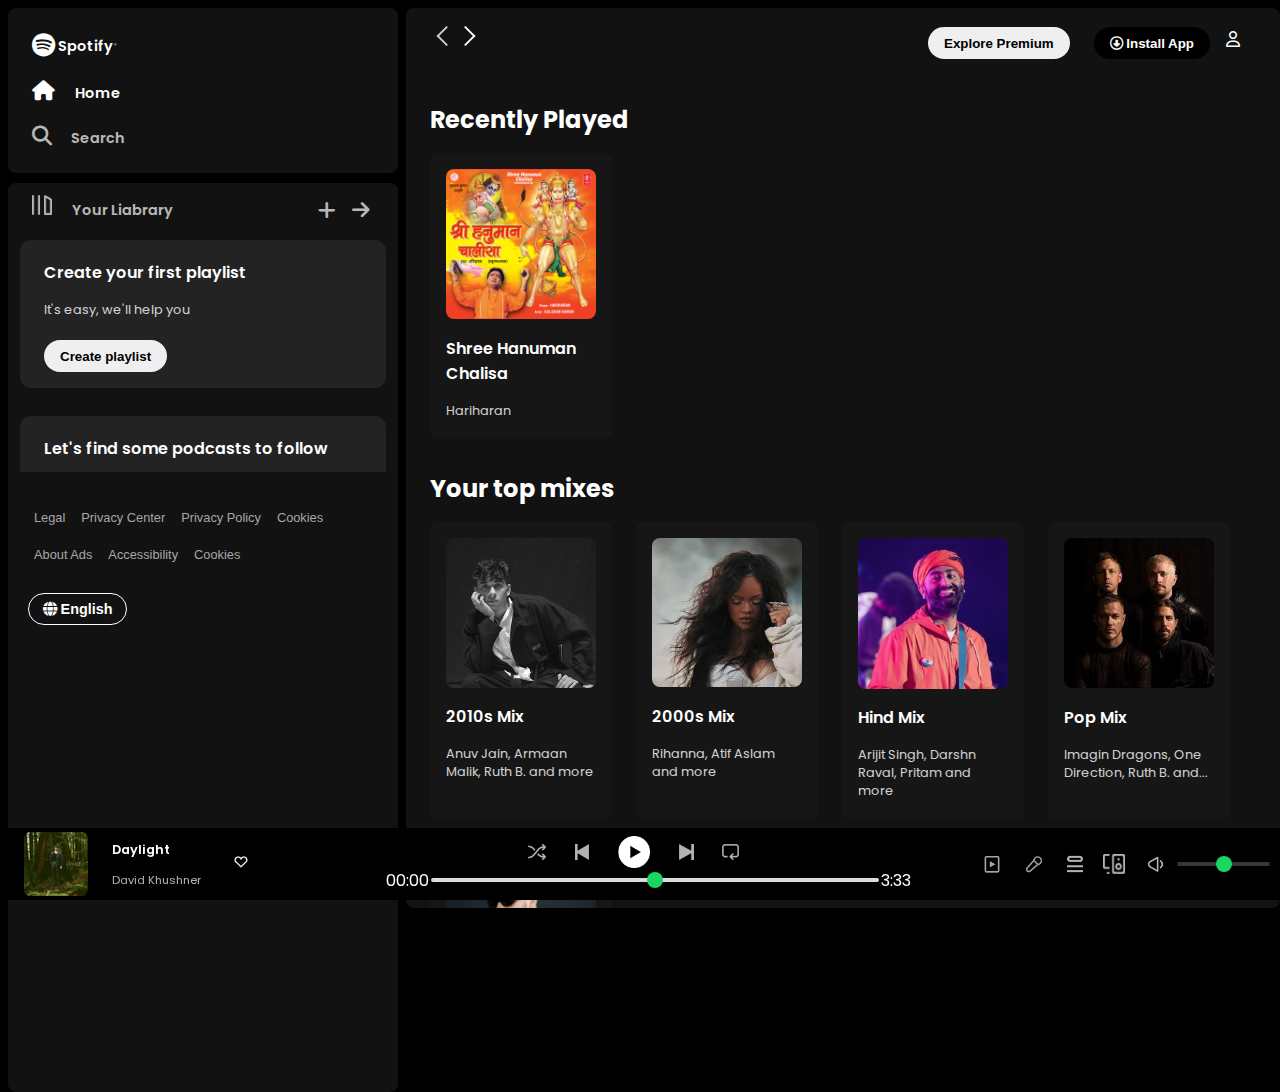
<file: index.html>
<!DOCTYPE html>
<html lang="en">
<head>
  <meta charset="UTF-8">
  <meta name="viewport" content="width=device-width, initial-scale=1.0">
  <link rel="stylesheet" href="https://cdnjs.cloudflare.com/ajax/libs/font-awesome/6.4.0/css/all.min.css">
  <link href="./assets/spotify.png" rel="icon" type="image/x-icon">
  <title>Spotify - Web Player: Music for everyone</title>
  <link rel="preconnect" href="https://fonts.googleapis.com">
<link rel="preconnect" href="https://fonts.gstatic.com" crossorigin>
<link href="https://fonts.googleapis.com/css2?family=Kalnia&family=Montserrat:wght@300;400;500;600;700&family=Poppins&display=swap" rel="stylesheet">
 <link rel="stylesheet" href="style.css">
</head>
<body>
 <div class="main">
     <div class="sidebar">
          <div class="nav">
               <div class="nav-option" style="opacity: 1;">
                    <i class="fa-brands fa-spotify logo"></i><a href="#" class="name">Spotify</a><sup><i class="fa-regular fa-registered reg"></i></sup>
               </div>
               <div class="nav-option"  style="opacity: 1;">
                    <i class="fa-solid fa-house"></i>
                    <a href="">Home</a>
               </div>
               <div class="nav-option">
                    <a href="" class="search-page-btn">
                         <i class="fa-solid fa-magnifying-glass"></i>
                         <a href="search.html">Search</a>     
                    </a>
               </div>
           </div>
           <div class="library">
               <div class="option">
                <div class="lib-option nav-option">
                     <img src="./assets/library_icon.png">
                    <a href="#">Your Liabrary</a>
                </div>
                <div class="icons">
                  <i class="fa-solid fa-plus"></i>
                  <i class="fa-solid fa-arrow-right"></i>
                </div>
               </div>
               <div class="boxes">
                <div class="box">
                    <p class="para1">Create your first playlist</p>
                    <p class="para2">It's easy, we'll help you</p>
                    <button class="badge">Create playlist</button>
                </div>
                <div class="box">
                    <p class="para1">Let's find some podcasts to follow</p>
                    <p class="para2">We'll keep you updated on new episodes</p>
                    <button class="badge">Browse podcasts</button>
                </div>
               </div>
               <div class="lib-buttons">
                    <button class="lib-btns">Legal</button>
                    <button class="lib-btns">Privacy Center</button>
                    <button class="lib-btns">Privacy Policy</button>
                    <button class="lib-btns">Cookies</button>
                    <button class="lib-btns">About Ads</button>
                    <button class="lib-btns">Accessibility</button>
                    <button class="lib-btns">Cookies</button>
                </div>
                <div class="lib-btn">
                    <button class="lang-btn">
                         <i class="fa-solid fa-globe"></i> English
                    </button>
                </div>
           </div>
     </div>
     <div class="background">
          <div class="main-content">
               <div class="sticky-nav">
                    <div class="sticky-nav-icons">
                         <img src="./assets/backward_icon.png" class="backward_icon hide">
                         <img src="./assets/forward_icon.png">
                    </div>
                    <div class="sticky-nav-options">
                         <button class="badge nav-items hide">Explore Premium</button>
                         <button class="badge nav-items dark-badge"><i class="fa-regular fa-circle-down"></i> Install App</button>
                         <i class="fa-regular fa-user nav-items"></i>
                    </div>
               </div>
               
                    <h2>Recently Played</h2>
                    <div class="cards-container">
                         <a href="hanuman.html" class="card">
                              <div>
                                   <img src="./assets/hanuman chalisa.jpeg">
                                   <p class="card-title">Shree Hanuman Chalisa</p>
                                   <p class="card-info">Hariharan</p>
                              </div>
                         </a>
                    </div>
                    <h2>Your top mixes</h2>
                    <div class="cards-container">
                         <div class="card">
                              <img src="./assets/ab67616100005174a837a6cb82dd949d5e1f9b53.jpeg">
                              <p class="card-title">2010s Mix</p>
                              <p class="card-info">Anuv Jain, Armaan Malik, Ruth B. and more</p>
                         </div>
                         <div class="card">
                              <img src="./assets/images.jpeg">
                              <p class="card-title">2000s Mix</p>
                              <p class="card-info">Rihanna, Atif Aslam and more</p>
                         </div>
                         <div class="card">
                              <img src="./assets/ab6761610000e5eb0261696c5df3be99da6ed3f3.jpeg">
                              <p class="card-title">Hind Mix</p>
                              <p class="card-info">Arijit Singh, Darshn Raval, Pritam and more</p>
                         </div>
                         <div class="card">
                              <img src="./assets/download.jpeg">
                              <p class="card-title">Pop Mix</p>
                              <p class="card-info">Imagin Dragons, One Direction, Ruth B. and...</p>
                         </div>
                         <div class="card">
                              <img src="./assets/ab6761610000e5ebdebeea13700496b7d2b345d9.jpeg">
                              <p class="card-title">Hip Hop Mix</p>
                              <p class="card-info">KR$NA, MC STAIN, King and more</p>
                         </div>
                    </div>
                    <h2>Popular albums</h2>
                    <div class="cards-container">
                        <a href="still rolin.html" class="card">
                            <div >
                                <img src="./assets/ab67616d0000b2731a8c4618eda885a406958dd0.jpeg">
                                <p class="card-title">Still Rollin</p>
                                <p class="card-info">Shubh</p>
                           </div>
                        </a>
                        <a href="ghost.html" class="card">
                            <div>
                                <img src="./assets/ab67616d0000b273cb2f9520171129a3df7a241a.jpeg">
                                <p class="card-title">Ghost</p>
                                <p class="card-info">Diljit Dosanjh</p>
                           </div>
                        </a>                      
                        <a href="moosetape.html" class="card">
                            <div>
                                <img src="./assets/ab67616d0000b2731d1cc2e40d533d7bcebf5dae.jpeg">
                                <p class="card-title">Moosetape</p>
                                <p class="card-info">Sidhu Moose Wala</p>
                           </div>
                        </a>
                        <a href="making memories.html" class="card">
                            <div>
                                <img src="./assets/ab67616d0000b273bb25239324c4e16ae01fda36.jpeg">
                                <p class="card-title">Making Memories</p>
                                <p class="card-info">karan Aujla, lkky</p>
                           </div>
                        </a>
                        <a href="animal.html" class="card">
                            <div>
                                <img src="./assets/ab67616d0000b2735f3ede47954a93aa03efe5f9.jpeg">
                                <p class="card-title">ANIMAL</p>
                                <p class="card-info">Manan Bhardwaj, Vishal Mishra, Jaani</p>
                           </div>
                        </a>
                    </div>
                    <h2>Today's biggest hits</h2>
                    <div class="cards-container">
                         <div class="card">
                              <img src="./assets/indie india.jpeg">
                              <p class="card-title">Indie India </p>
                              <p class="card-info">Best of the Indian Indie scene. Cover:Anuv Jain</p>
                         </div>
                        <a href="tranding now india.html">
                            <div class="card">
                                <img src="./assets/trending now india.jpeg">
                                <p class="card-title">Trending Now India</p>
                                <p class="card-info">Every track you're listening/should be...</p>
                           </div>
                        </a>
                        <a href="desi hits.html">
                         <div class="card">
                              <img src="./assets/desi hits.jpeg">
                              <p class="card-title">Desi Hits</p>
                              <p class="card-info">Best of South Asian Music. Cover: DIVINE,...</p>
                         </div>
                        </a>
                         <div class="card">
                              <img src="./assets/mega hit mix.jpeg">
                              <p class="card-title">Mega Hit Mix</p>
                              <p class="card-info">A mega mix of 75 favorites from the last...</p>
                         </div>
                        <a href="trending now punjabi.html">
                            <div class="card">
                                <img src="./assets/tranding punjabi.jpeg">
                                <p class="card-title">Trending Now Punjabi</p>
                                <p class="card-info">All that's viral, stream now!</p>
                           </div>
                        </a>
                    </div>
                    <h2>Featured Charts</h2>
                    <div class="cards-container">
                         <div class="card">
                              <img src="./assets/card5img.jpeg">
                              <p class="card-title">Top Songs- Gloabal</p>
                              <p class="card-info">Your weekly update of the most played tracks right...</p>
                         </div>
                         <div class="card">
                              <img src="./assets/card6img.jpeg">
                              <p class="card-title">Top Songs - India</p>
                              <p class="card-info">Your weekly update of the most played tracks right...</p>
                         </div>
                         <div class="card">
                              <img src="./assets/card1img.jpeg">
                              <p class="card-title">Top 50 - Gloabal</p>
                              <p class="card-info">Your daily update of the most played tracks right...</p>
                         </div>
                    </div>
                    <div class="footer">
                         <div class="sec-footer">
                              <div class="inner-box">
                                   <div class="btns-box">
                                        <div class="comp">
                                             <h4>Company</h4>
                                             <button class="-btn">About</button><br>
                                             <button class="-btn">Jobs</button><br>
                                             <button class="-btn">For the Record</button><br>
                                        </div>
                                        <div class="comu">
                                             <h4>Communities</h4>
                                             <button class="-btn">For Artists</button><br>
                                             <button class="-btn">Developers</button><br>
                                             <button class="-btn">Advertising</button><br>
                                             <button class="-btn">Investors</button><br>
                                             <button class="-btn">Vendors</button><br>
                                        </div>
                                        <div class="links">
                                             <h4>Useful links</h4>
                                             <button class="-btn">Support</button><br>
                                             <button class="-btn">Free Mobile App</button><br>
                                        </div>
                                   </div>
                                   <div class="social">
                                        <div class="social-icons"><i class="fa-brands fa-instagram"></i></div>
                                        <div class="social-icons"><i class="fa-brands fa-twitter"></i></div>
                                        <div class="social-icons"><i class="fa-brands fa-facebook"></i></div>
                                   </div>
                              </div>
                              <div class="line"></div>
                              <div class="last-box">
                                   <div class="ftr-buttons">
                                        <button class="ftr-btn">Legal</button>
                                        <button class="ftr-btn">Privacy Center</button>
                                        <button class="ftr-btn">Privacy Policy</button>
                                        <button class="ftr-btn">Cookies</button>
                                        <button class="ftr-btn">About Ads</button>
                                        <button class="ftr-btn">Accessibility</button>
                                    </div>
                              <div class="year">
                                 <p class="cpy-btn">&copy; 2024 Spotify AB</p>
                              </div>
                              </div>     
                         </div>     
                    </div>
            </div>          
     </div>
  <div class="music-player">
     <div class="album">
          <div class="album-elements">
               <div class="picture">
                    <img src="./assets/album_picture.jpeg" class="song-pic">
               </div>
               <div class="song">
                    <p class="song-name">Daylight</p>
                    <p class="singer-name">David Khushner</p>
               </div>
               <div class="album-btns">
                    <img src="./assets/album_icon1.png" class="album-btn">
               </div>
          </div>
     </div>
     <div class="player">
          <div class="player-controls">
               <img src="./assets/player_icon1.png" class="player-control-icons">
               <img src="./assets/player_icon2.png" class="player-control-icons">
               <img src="./assets/player_icon3.png" class="player-control-icons play">
               <img src="./assets/player_icon4.png" class="player-control-icons">
               <img src="./assets/player_icon5.png" class="player-control-icons">
          </div>
          <div class="playback-bar">
               <span class="curr-time">00:00</span>
               <input type="range" class="progress-bar">
               <span class="tot-time">3:33</span>
          </div>
     </div>
     <div class="controls">
          <div class="controls-icons">
               <img src="./assets/controls_icon1.png" class="buttons">
               <img src="./assets/controld_icon2.png" class="buttons">
               <img src="./assets/controls_icon3.png" class="buttons third">
               <img src="./assets/controls_icon4.png" class="buttons fourth">
               <img src="./assets/controls_icon5.png" class="buttons">
               <input type="range" min="0" max="100" step="1" class="volume-bar">     
          </div>
     </div>
  </div>
  <div class="mbl-bts-box">
     <spna class="mbl-ftr-btn  mbl-ftr-btn-ed selected-btn">
          <i class="fa-solid fa-house"></i>
          <p>Home</p>
     </spna>
     <a href="" class="mbl-ftr-btn mbl-ftr-btn-ed search-page-btn">     
          <i class="fa-solid fa-magnifying-glass"></i>
          <p>Search</p>
     </a>
     <spna class="mbl-ftr-btn mbl-ftr-btn-ed" id="mbl-lib-btn">     
          <i class="fa-solid fa-magnifying-glass"></i>
          <p>Your Library</p>
     </spna>
     <spna class="mbl-ftr-btn mbl-ftr-btn-ed">     
          <i class="fa-brands fa-spotify logo"></i>
          <p> Premium</p>
     </spna>
  </div>
 </div>
 <script src="app.js"></script>
</body>
</html>
</file>
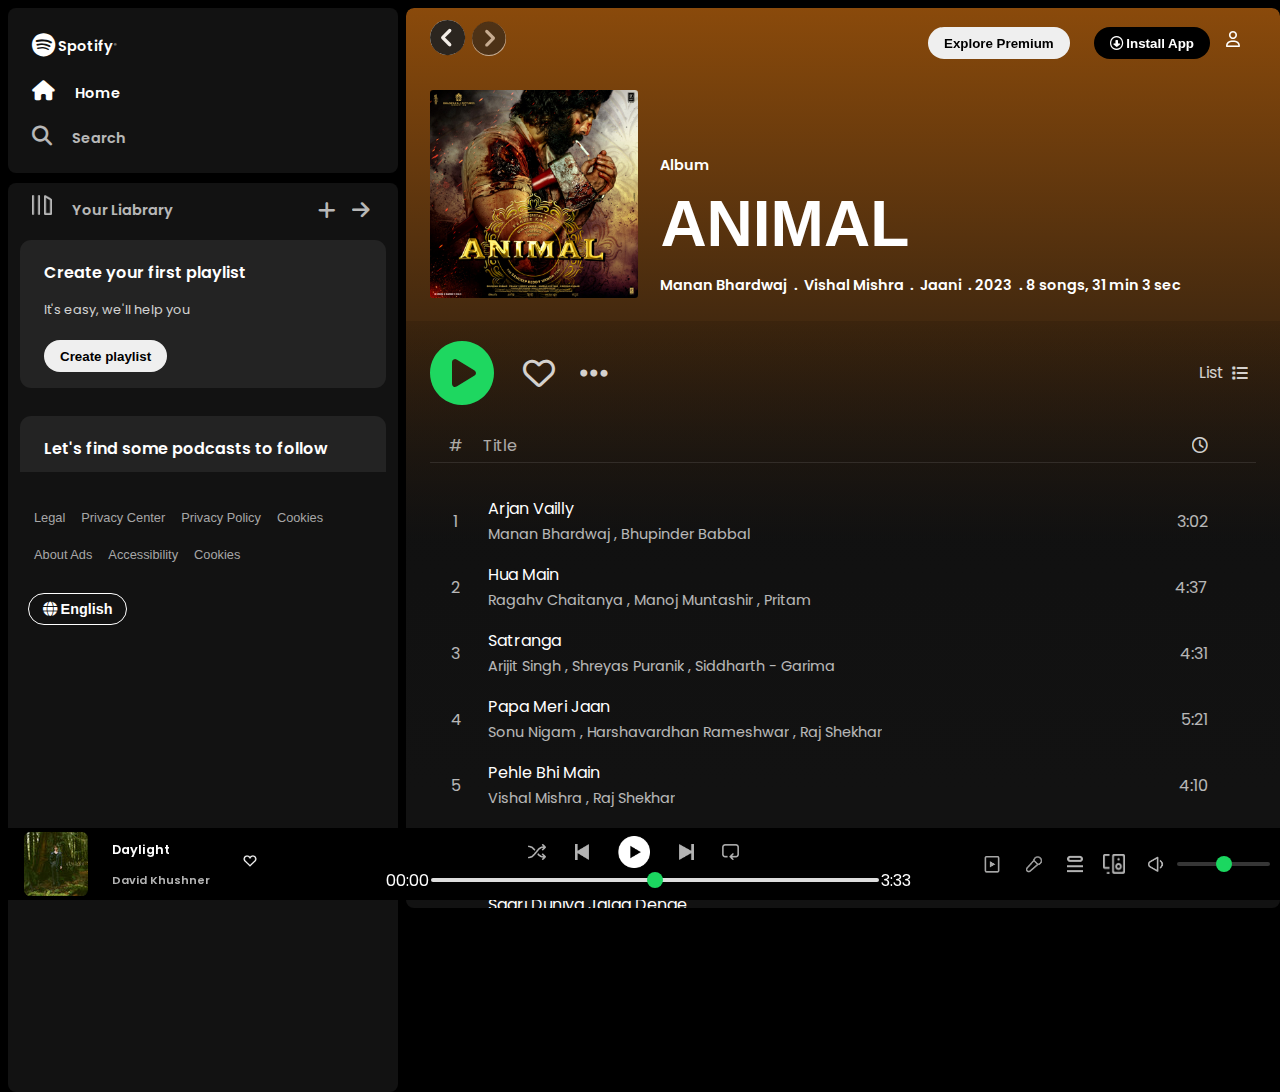
<file: animal.html>
<!DOCTYPE html>
<html lang="en">
<head>
  <meta charset="UTF-8">
  <meta name="viewport" content="width=device-width, initial-scale=1.0">
  <link rel="stylesheet" href="https://cdnjs.cloudflare.com/ajax/libs/font-awesome/6.4.0/css/all.min.css">
  <link href="./assets/spotify.png" rel="icon">
  <title>ANIMAL - Album by Manan Bhardwaj</title>
  <link rel="preconnect" href="https://fonts.googleapis.com">
<link rel="preconnect" href="https://fonts.gstatic.com" crossorigin>
<link href="https://fonts.googleapis.com/css2?family=Kalnia&family=Montserrat:wght@300;400;500;600;700&family=Poppins&display=swap" rel="stylesheet">
 <link rel="stylesheet" href="style.css">
 <style>

    .main-content {
     background-image: linear-gradient(to bottom, #8a4a0b, #121212 23%);
     overflow: hidden;
    }

    .sticky-nav {
        background-color: rgba(138,74,11,0.001);
    }

    .fa-circle-chevron-left {
     opacity: 0.9;
     color: #121212ee;
     font-size: 2.2rem;
     border-radius: 50%;
     cursor: pointer;
    }

    .backward_icon {
     background-color: white;
    }

    .fa-circle-chevron-right {
     opacity: 0.55;
     color: #121212ee;
     background-color: white;
     font-size: 2.1rem;
     border-radius: 50%;
     margin-left: 0.2rem;
     cursor:not-allowed;
    }

    .sng-allinfo {
     margin-left: 1.5rem;
    }

    .sng-pht {
        height: 14.5rem;
        width: 14.5rem;
        border-radius: 0.2rem;
        margin-top: 1.2rem;
        transition: 0.2s;
    }

    .sng-pht:hover {
     transform: scale(1.04);
    }

    .sng-info {
        display: flex;
        flex-flow: column;
        flex: 1;
        z-index: 0;
        position: relative;
        top: 3.5rem;
        width: 47%;
        margin-left: 1.4rem;
        margin-top: 1.8rem;
    }

    .album {
        font-size: 0.9rem;
        font-weight: 600;
        margin: 0;
    }

   .sng-name {
    font-size: 6rem;
    display: flex;
    align-items: center;
    height: 6rem;
    margin-bottom: 1rem;
    font-family: "Archivo Black", sans-serif;
    font-weight: bolder;
   }

   @media (max-width:1300px) {
    .sng-name {
        font-size: 4rem;
        margin-bottom: 0rem;
    }

    .sng-pht {
        height: 13rem;
        width: 13rem;
    }
   }

   @media (max-width:1211px) {
    .sng-name {
        font-size: 3.8rem;
        margin-bottom: 0rem;
    }

    .album,.ext-info {
     font-size: .8rem
    }

    .sng-pht {
        height: 13rem;
        width: 13rem;
    }
   }

    .ext-info {
        font-size: 0.9rem;
        font-weight: 600;
        margin: 0;
        margin-top: 0.2rem;
    }

    .ext-info a:hover {
     text-decoration: underline white;
    }

    .dot {
        padding: 0px 0.2rem;
    }

    .options {
     margin-top: 1rem;
     padding: 1.25rem;
     padding-left: 0;
     width: 100%;
     align-items: center;
    }

    .options-ele {
     display: flex;
     align-items: center;
     justify-content: space-between;
     margin: 0 1.5rem 0 1.5rem;
    }

    .options-ele i,span {
     cursor: pointer;
    }

    .sng-allinfo {
     display: flex;
    }

    .sng-play {
     font-size: 4rem;
     padding-right: 1.8rem;
     color: #1ed760;
     opacity: 1;
     transition: 0.2s;
    }

    .sng-play:hover {
     transform: scale(1.06);
    }

    .sng-like {
     font-size: 2rem;
     padding-right: 1.6rem;
     opacity: 0.8;
    }
     
    .sng-opt {
     font-size: 2rem;
     opacity: 0.8;
    }

    .sng-list {
     font-size: 1rem;
     padding-left: 0.5rem;
    }

    .list-ele {
     opacity: 0.8;
     padding-right: 0.5rem;
    }

    .list-ele:hover {
     opacity: 1;
    }

    .list-items {
     display: flex;
     align-items: center;
    }

    .sng-like:hover{
     opacity: 1;
    }
    
    .sng-opt:hover {
     opacity: 1;
    }

    .has {
     padding-right: 1rem;
    }

    .sng-content {
     margin-bottom: 1.5rem;
    }

    .sng-title {
     padding-left: 1.2rem;
     padding-right: 3rem;
     display: flex;
     justify-content: space-between;
     margin-top: 0.5rem;
    }

    .sng-title span {
     font-size: 1rem;
     opacity: 0.8;
    }

    .t-line {
     width: 100%;
    height: 1px;
    border-top: 1px solid white;
    opacity: 0.1;
    margin-top: 0.3rem;
    }

    .content-spacing {
     margin: 0 1.5rem 0 1.5rem;
    }

    .songs {
     padding: 0.5rem;
     padding-left: 0.7rem;
     display: flex;
     align-items: center;
     justify-content: space-between;
     margin-left: 0.6rem;
    }

    .sng:hover {
     text-decoration: underline white;
    }

    .manan-art {
     font-size: 0.9rem;
     opacity: 0.7;
    }   

    .manan-art:hover {
     text-decoration: underline white;
    }
    
    .bhupi-art,.raj {
     font-size: 0.9rem;
     opacity: 0.7;
    }

    .raj:hover {
     text-decoration: underline white;
    }

    .bhupi-art:hover {
     text-decoration: underline white;
    }

    .sng-artist-info {
     padding-left: 0.6rem;
    }

    .sng-no {
     display: flex;
     align-items: center;
    }

    .sng-number {
     opacity: 0.7;
    }

    .one {
     padding-left: 0.15rem;
    }

    .play-sym {
     width: 1.7rem;
    }

    .fa-play {
     opacity: 0;
     cursor: auto;
    }

    .sng-time-info {
     padding-right: 0.6rem;
    }

    .sng-fav {
     opacity: 0;
    }

    .more-options {
     opacity: 0;
    }

    .sng-time {
     padding-right: 0.8rem;
     padding-left: 1.5rem;
     opacity: 0.7;
     cursor: auto;
    }

    .songs:hover {
     background-color: rgba(255, 255, 255, 0.108);
     border-radius: 0.2rem;

      .sng-fav {
          opacity: 0.7;
      }

      .sng-fav:hover {
          opacity: 1;
      }

      .more-options {
          opacity: 1;
      }

      .sng-number {
          display: none;
      }

      .fa-play {
          opacity: 1;
          padding-right: 0.9rem;
      }

      .manan-art,.bhupi-art,.raj {
          opacity: 1;
      }

    }

    .movie-info {
     opacity: 0.7;
     margin-top: 2rem;
    }

    .movie-info p {
     margin: 0;
    }

    .suggestion {
     display: flex;
     align-items: center;
     justify-content: space-between;
     margin: 2.5rem 1.5rem 0 1.5rem;
    }

    .suggestion span p {
     font-size: 0.88rem;
     opacity: 0.7;
     font-weight: 600;
    }

    .suggestion span p:hover {
     text-decoration: underline rgb(255, 255, 255,0.8);
    }

    .suggestion h2 {
     margin: 0;
     padding: 0;
     font-size: 1.5rem;
     opacity: 1;
    }

    .suggestion h2:hover {
     text-decoration: underline white;
    }
    
    .back-clr {
     background-image: linear-gradient(to bottom, rgb(0,0,0,0.12), #121212 60%);
    }

 </style>
</head>
<body>
 <div class="main">
     <div class="sidebar">
          <div class="nav">
               <div class="nav-option" style="opacity: 1;">
                    <i class="fa-brands fa-spotify logo"></i><a href="#" class="name">Spotify</a><sup><i class="fa-regular fa-registered reg"></i></sup>
               </div>
               <div class="nav-option"  style="opacity: 1;">
                    <i class="fa-solid fa-house"></i>
                    <a href="#">Home</a>
               </div>
               <div class="nav-option">
                    <i class="fa-solid fa-magnifying-glass"></i>
                    <a href="#">Search</a>
               </div>
           </div>
           <div class="library">
               <div class="option">
                <div class="lib-option nav-option">
                     <img src="./assets/library_icon.png">
                    <a href="#">Your Liabrary</a>
                </div>
                <div class="icons">
                  <i class="fa-solid fa-plus"></i>
                  <i class="fa-solid fa-arrow-right"></i>
                </div>
               </div>
               <div class="boxes">
                <div class="box">
                    <p class="para1">Create your first playlist</p>
                    <p class="para2">It's easy, we'll help you</p>
                    <button class="badge">Create playlist</button>
                </div>
                <div class="box">
                    <p class="para1">Let's find some podcasts to follow</p>
                    <p class="para2">We'll keep you updated on new episodes</p>
                    <button class="badge">Browse podcasts</button>
                </div>
               </div>
               <div class="lib-buttons">
                    <button class="lib-btns">Legal</button>
                    <button class="lib-btns">Privacy Center</button>
                    <button class="lib-btns">Privacy Policy</button>
                    <button class="lib-btns">Cookies</button>
                    <button class="lib-btns">About Ads</button>
                    <button class="lib-btns">Accessibility</button>
                    <button class="lib-btns">Cookies</button>
                </div>
                <div class="lib-btn">
                    <button class="lang-btn">
                         <i class="fa-solid fa-globe"></i> English
                    </button>
                </div>
           </div>
     </div>
  <div class="background">
     <div class="main-content">
          <div class="section">
               <div class="head">
                   <div class="sticky-nav">
                       <div class="sticky-nav-icons">
                         <i class="fa-solid fa-circle-chevron-left backward_icon"></i>
                         <i class="fa-solid fa-circle-chevron-right hide"></i>
                       </div>
                       <div class="sticky-nav-options">
                            <button class="badge nav-items hide">Explore Premium</button>
                            <button class="badge nav-items dark-badge"><i class="fa-regular fa-circle-down"></i> Install App</button>
                            <i class="fa-regular fa-user nav-items"></i>
                       </div>
                  </div>
                  <div class="sng-allinfo">
                       <span class="sng-img">
                           <img src="./assets/ab67616d0000b2735f3ede47954a93aa03efe5f9.jpeg" class="sng-pht">
                       </span>
                      <span class="sng-info">
                        <span class="album">Album</span>
                        <span class="sng-name">ANIMAL</span>
                         <div class="ext-info">
                            <a href="#">Manan Bhardwaj</a>
                            <span class="dot">.</span>
                            <a href="#">Vishal Mishra</a>
                            <span class="dot">.</span>
                            <a href="#">Jaani</a>
                            <span class="dot">. 
                               <span>2023</span>
                            <span class="dot">.
                               <span>8 songs, 31 min 3 sec</span>
                            </span>
                         </div>
                      </span>    
                  </div>
               </div>
              <div class="back-clr">
               <div class="options">
                    <div class="options-ele">
                         <span class="list-items">
                              <i class="fa-solid fa-circle-play sng-play"></i>
                              <i class="fa-regular fa-heart sng-like"></i>
                              <i class="fa-solid fa-ellipsis sng-opt"></i>     
                         </span>
                         <span class="list-ele list-items">
                              <span for="list">List</span>
                              <i class="fa-solid fa-list sng-list" id="list"></i>
                         </span>
                     </div>
                   </div>
                   <div class="content-spacing">
                     <div class="sng-content">
                          <div class="sng-title">
                               <span>
                                    <span class="has">#</span>
                                    <span>Title</span>
                               </span>
                               <span><i class="fa-regular fa-clock"></i></span>
                          </div>
                          <div class="t-line"></div>
                     </div>
                     <div class="songs">
                         <span class="sng-no">
                              <span class="play-sym">
                                   <span class="sng-number one">1</span>                
                                   <i class="fa-solid fa-play"></i>
                             </span>
                             <span class="sng-artist-info">
                                  <span class="sng">Arjan Vailly</span>
                                  <br>
                                  <span class="manan-art">Manan Bhardwaj</span>
                                  <span class="bhupi-art">, Bhupinder Babbal</span>
                             </span>    
                         </span>
                         <span class="sng-time-info">
                              <i class="fa-regular fa-heart sng-fav"></i>
                              <span class="sng-time">3:02</span>
                              <i class="fa-solid fa-ellipsis more-options"></i>          
                         </span>
                     </div>
                     <div class="songs">
                         <span class="sng-no">
                              <span class="play-sym">
                                   <span class="sng-number">2</span>                
                                   <i class="fa-solid fa-play"></i>
                             </span>
                             <span class="sng-artist-info">
                                  <span class="sng">Hua Main</span>
                                  <br>
                                  <span class="manan-art">Ragahv Chaitanya</span>
                                  <span class="bhupi-art">, Manoj Muntashir</span>
                                  <span class="raj">, Pritam</span>
                             </span>    
                         </span>
                         <span class="sng-time-info">
                              <i class="fa-regular fa-heart sng-fav"></i>
                              <span class="sng-time">4:37</span>
                              <i class="fa-solid fa-ellipsis more-options"></i>          
                         </span>
                     </div>
                     <div class="songs">
                         <span class="sng-no">
                              <span class="play-sym">
                                   <span class="sng-number">3</span>                
                                   <i class="fa-solid fa-play"></i>
                             </span>
                             <span class="sng-artist-info">
                                  <span class="sng">Satranga</span>
                                  <br>
                                  <span class="manan-art">Arijit Singh</span>
                                  <span class="bhupi-art">, Shreyas Puranik</span>
                                  <span class="raj">, Siddharth - Garima</span>
                             </span>    
                         </span>
                         <span class="sng-time-info">
                              <i class="fa-regular fa-heart sng-fav"></i>
                              <span class="sng-time">4:31</span>
                              <i class="fa-solid fa-ellipsis more-options"></i>          
                         </span>
                     </div>
                     <div class="songs">
                         <span class="sng-no">
                              <span class="play-sym">
                                   <span class="sng-number">4</span>                
                                   <i class="fa-solid fa-play"></i>
                             </span>
                             <span class="sng-artist-info">
                                  <span class="sng">Papa Meri Jaan</span>
                                  <br>
                                  <span class="manan-art">Sonu Nigam</span>
                                  <span class="bhupi-art">, Harshavardhan Rameshwar</span>
                                  <span class="raj">, Raj Shekhar</span>
                             </span>    
                         </span>
                         <span class="sng-time-info">
                              <i class="fa-regular fa-heart sng-fav"></i>
                              <span class="sng-time">5:21</span>
                              <i class="fa-solid fa-ellipsis more-options"></i>          
                         </span>
                     </div>
                     <div class="songs">
                         <span class="sng-no">
                              <span class="play-sym">
                                   <span class="sng-number">5</span>                
                                   <i class="fa-solid fa-play"></i>
                             </span>
                             <span class="sng-artist-info">
                                  <span class="sng">Pehle Bhi Main</span>
                                  <br>
                                  <span class="manan-art">Vishal Mishra</span>
                                  <span class="bhupi-art">, Raj Shekhar</span>
                             </span>    
                         </span>
                         <span class="sng-time-info">
                              <i class="fa-regular fa-heart sng-fav"></i>
                              <span class="sng-time">4:10</span>
                              <i class="fa-solid fa-ellipsis more-options"></i>          
                         </span>
                     </div>
                     <div class="songs">
                         <span class="sng-no">
                              <span class="play-sym">
                                   <span class="sng-number">6</span>                
                                   <i class="fa-solid fa-play"></i>
                             </span>
                             <span class="sng-artist-info">
                                  <span class="sng">Kashmir</span>
                                  <br>
                                  <span class="manan-art">Manan Bhardwaj</span>
                                  <span class="bhupi-art">, Shreya Ghoshal</span>
                             </span>    
                         </span>
                         <span class="sng-time-info">
                              <i class="fa-regular fa-heart sng-fav"></i>
                              <span class="sng-time">3:36</span>
                              <i class="fa-solid fa-ellipsis more-options"></i>          
                         </span>
                     </div>
                     <div class="songs">
                         <span class="sng-no">
                              <span class="play-sym">
                                   <span class="sng-number">7</span>                
                                   <i class="fa-solid fa-play"></i>
                             </span>
                             <span class="sng-artist-info">
                                  <span class="sng">Saari Duniya Jalaa Denge</span>
                                  <br>
                                  <span class="manan-art">Jaani</span>
                                  <span class="bhupi-art">, B praak</span>
                             </span>    
                         </span>
                         <span class="sng-time-info">
                              <i class="fa-regular fa-heart sng-fav"></i>
                              <span class="sng-time">3:02</span>
                              <i class="fa-solid fa-ellipsis more-options"></i>          
                         </span>
                     </div>
                     <div class="songs">
                         <span class="sng-no">
                              <span class="play-sym">
                                   <span class="sng-number">8</span>                
                                   <i class="fa-solid fa-play"></i>
                             </span>
                             <span class="sng-artist-info">
                                  <span class="sng">Haiwaan</span>
                                  <br>
                                  <span class="manan-art">Ashim Kemson</span>
                             </span>    
                         </span>
                         <span class="sng-time-info">
                              <i class="fa-regular fa-heart sng-fav"></i>
                              <span class="sng-time">2:42</span>
                              <i class="fa-solid fa-ellipsis more-options"></i>          
                         </span>
                     </div>
                     <div class="movie-info">
                         <p style="font-size: 0.9rem;">November 24, 2023</p>
                         <p style="font-size: 0.7rem;">© 2023 Super Cassettes Industries Private Limited</p>
                         <p style="font-size: 0.7rem;">℗ 2023 Super Cassettes Industries Private Limited</p>
                     </div>
                  </div>
              </div>
               <div class="ext-song">
                  <div class="suggestion">
                       <span>
                            <h2>More By Manan Bhardwaj</h2>
                       </span>
                       <span><p>See discography</p></span>
                  </div>
                  <div class="cards-container">
                      <div class="card">
                           <img src="./assets/ab67616d0000b2735f3ede47954a93aa03efe5f9.jpeg">
                           <p class="card-title">ANIMAL &nbsp;&nbsp;&nbsp;&nbsp;&nbsp;&nbsp;&nbsp;&nbsp;&nbsp;&nbsp;&nbsp;&nbsp;&nbsp;&nbsp;&nbsp;&nbsp;&nbsp;&nbsp;&nbsp;&nbsp;&nbsp;&nbsp;&nbsp;&nbsp;&nbsp;&nbsp;&nbsp;&nbsp;&nbsp;&nbsp;&nbsp;&nbsp;</p>
                           <p class="card-info">2023</p>
                      </div>
                      <div class="card">
                           <img src="./assets/ab67616d0000b273aeb151f6774b6edf52195631.jpeg">
                           <p class="card-title">Arjan Vailly(From "ANIMAL")</p>
                           <p class="card-info">2023</p>
                      </div>
                      <div class="card">
                           <img src="./assets/2.jpg">
                           <p class="card-title">Oonchi Oonchi Deewarein</p>
                           <p class="card-info">2023</p>
                      </div>
                      <div class="card">
                           <img src="./assets/Yaariyan-2-Hindi-2023-20230926195207-500x500.jpg">
                           <p class="card-title">Yaariyan 2 &nbsp;&nbsp;&nbsp;&nbsp;&nbsp;&nbsp;&nbsp;&nbsp;&nbsp;&nbsp;&nbsp;&nbsp;&nbsp;&nbsp;&nbsp;&nbsp;&nbsp;&nbsp;&nbsp;&nbsp;&nbsp;&nbsp;&nbsp;&nbsp;&nbsp;&nbsp;&nbsp;&nbsp;&nbsp;&nbsp;&nbsp;&nbsp;</p>
                           <p class="card-info">2023</p>
                      </div>
                      <div class="card">
                           <img src="./assets/Screenshot 2024-03-02 113038.png">
                           <p class="card-title">Shiddat Title Track...</p>
                           <p class="card-info">2021</p>
                      </div>
                 </div>
               </div>
           </div>
                 <div class="footer">
                      <div class="sec-footer">
                           <div class="inner-box">
                                <div class="btns-box">
                                     <div class="comp">
                                          <h4>Company</h4>
                                          <button class="-btn">About</button><br>
                                          <button class="-btn">Jobs</button><br>
                                          <button class="-btn">For the Record</button><br>
                                     </div>
                                     <div class="comu">
                                          <h4>Communities</h4>
                                          <button class="-btn">For Artists</button><br>
                                          <button class="-btn">Developers</button><br>
                                          <button class="-btn">Advertising</button><br>
                                          <button class="-btn">Investors</button><br>
                                          <button class="-btn">Vendors</button><br>
                                     </div>
                                     <div class="links">
                                          <h4>Useful links</h4>
                                          <button class="-btn">Support</button><br>
                                          <button class="-btn">Free Mobile App</button><br>
                                     </div>
                                </div>
                                <div class="social">
                                     <div class="social-icons"><i class="fa-brands fa-instagram"></i></div>
                                     <div class="social-icons"><i class="fa-brands fa-twitter"></i></div>
                                     <div class="social-icons"><i class="fa-brands fa-facebook"></i></div>
                                </div>
                           </div>
                           <div class="line"></div>
                           <div class="last-box">
                                <div class="ftr-buttons">
                                     <button class="ftr-btn">Legal</button>
                                     <button class="ftr-btn">Privacy Center</button>
                                     <button class="ftr-btn">Privacy Policy</button>
                                     <button class="ftr-btn">Cookies</button>
                                     <button class="ftr-btn">About Ads</button>
                                     <button class="ftr-btn">Accessibility</button>
                                 </div>
                           <div class="year">
                              <p class="cpy-btn">&copy; 2024 Spotify AB</p>
                           </div>
                           </div>     
                      </div>     
                 </div>
         </div>       
     </div>
  <div class="music-player">
     <div class="album">
          <div class="album-elements">
               <div class="picture">
                    <img src="./assets/album_picture.jpeg" class="song-pic">
               </div>
               <div class="song">
                    <p class="song-name">Daylight</p>
                    <p class="singer-name">David Khushner</p>
               </div>
               <div class="album-btns">
                    <img src="./assets/album_icon1.png" class="album-btn">
               </div>
          </div>
     </div>
     <div class="player">
          <div class="player-controls">
               <img src="./assets/player_icon1.png" class="player-control-icons">
               <img src="./assets/player_icon2.png" class="player-control-icons">
               <img src="./assets/player_icon3.png" class="player-control-icons play">
               <img src="./assets/player_icon4.png" class="player-control-icons">
               <img src="./assets/player_icon5.png" class="player-control-icons">
          </div>
          <div class="playback-bar">
               <span class="curr-time">00:00</span>
               <input type="range" min="0" max="100" step="1" class="progress-bar">
               <span class="tot-time">3:33</span>
          </div>
     </div>
     <div class="controls">
          <div class="controls-icons">
               <img src="./assets/controls_icon1.png" class="buttons">
               <img src="./assets/controld_icon2.png" class="buttons">
               <img src="./assets/controls_icon3.png" class="buttons third">
               <img src="./assets/controls_icon4.png" class="buttons fourth">
               <img src="./assets/controls_icon5.png" class="buttons">
               <input type="range" min="0" max="100" step="1" class="volume-bar">     
          </div>
     </div>
  </div>
 </div>
 <script src="app.js"></script>
</body>
</html>
</file>
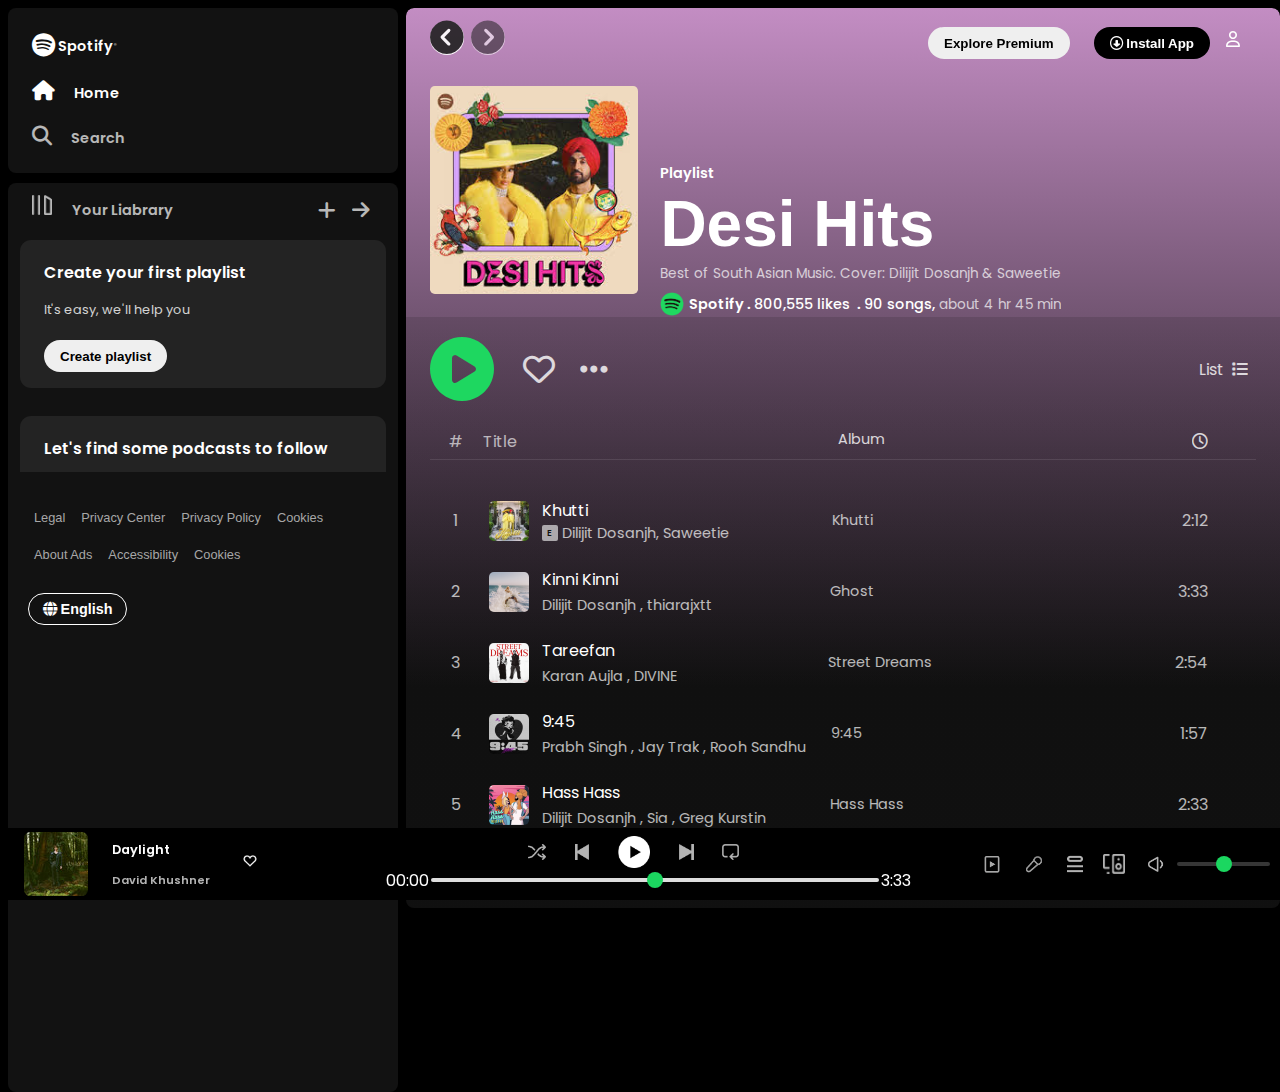
<file: desi hits.html>
<!DOCTYPE html>
<html lang="en">
<head>
  <meta charset="UTF-8">
  <meta name="viewport" content="width=device-width, initial-scale=1.0">
  <link rel="stylesheet" href="https://cdnjs.cloudflare.com/ajax/libs/font-awesome/6.4.0/css/all.min.css">
  <link href="./assets/spotify.png" rel="icon">
  <title>Desi Hits | Spotify Playlist</title>
  <link rel="preconnect" href="https://fonts.googleapis.com">
<link rel="preconnect" href="https://fonts.gstatic.com" crossorigin>
<link href="https://fonts.googleapis.com/css2?family=Kalnia&family=Montserrat:wght@300;400;500;600;700&family=Poppins&display=swap" rel="stylesheet">
 <link rel="stylesheet" href="style.css">
 <style>
  
    .main-content {
        background-image: linear-gradient(to bottom, #c38dc3, #121212 9.5%);
        overflow: hidden;
    }

    .sticky-nav {
        background-color: rgba(138,74,11,0.001);
    }

    .backward_icon {
     opacity: 0.9;
     color: #121212ee;
     background-color: white;
     font-size: 2.1rem;
     border-radius: 50%;
     cursor: pointer;
    }

    .fa-circle-chevron-right {
     opacity: 0.55;
     color: #121212ee;
     background-color: white;
     font-size: 2.1rem;
     border-radius: 50%;
     margin-left: 0.2rem;
     cursor:not-allowed;
    }

    .sng-allinfo {
     margin-left: 1.5rem;
    }

    .sng-pht {
        height: 14.5rem;
        width: 14.5rem;
        border-radius: 0.3rem;
        margin-top: 1rem;
        transition: 0.2s;
    }

    .sng-pht:hover {
     transform: scale(1.04);
    }

    .sng-info {
        display: flex;
        flex-flow: column;
        flex: 1;
        z-index: 0;
        position: relative;
        top: 4rem;
        width: 47%;
        margin-left: 1.4rem;
        margin-top: 1.8rem;
    }

    .album {
        font-size: 0.9rem;
        font-weight: 590;
        margin: 0;
    }

    .quentity {
     font-weight: 500;
    }

   .sng-name {
    font-size: 4.5rem;
    display: flex;
    font-weight: bolder;
    align-items: center;
    height: 5rem;
    margin-bottom: 0;
    font-family: "Archivo Black", sans-serif;
    font-weight: bolder;
   }

   @media (max-width:1300px) {
    .sng-name {
        font-size: 4rem;
        margin-bottom: 0rem;
    }

    .sng-pht {
        height: 13rem;
        width: 13rem;
    }
   }

   @media (max-width:1211px) {
    .sng-name {
        font-size: 3.8rem;
        margin-bottom: 0rem;
    }

    .album,.ext-info {
     font-size: .8rem
    }

    .sng-pht {
        height: 13rem;
        width: 13rem;
    }
   }

   .singer-img {
    height: 1.5rem;
    width: 1.5rem;
    border-radius: 50%;
    margin-right: 0.3rem;
    margin-left: 0rem;
   }

   .singer-img img {
    height: 1.5rem;
    width: 1.5rem;
    border-radius: 50%;
   }

   .time {
     opacity: 0.7;
     font-weight: 400;
     font-size: 0.85rem;
     margin-bottom: 0.3rem;
   }

    .ext-info {
        font-size: 0.9rem;
        font-weight: 600;
        margin: 0;
        display: flex;
        align-items: center;
        margin-top: 0.2rem;
    }

    .ext-info a:hover {
     text-decoration: underline white;
    }

    .dot {
        padding: 0px 0.2rem;
    }

    .options {
     margin-top: 1rem;
     padding: 1.25rem;
     padding-left: 0;
     width: 100%;
     align-items: center;
    }

    .options-ele {
     display: flex;
     align-items: center;
     justify-content: space-between;
     margin: 0 1.5rem 0 1.5rem;
    }

    .options-ele i,span {
     cursor: pointer;
    }

    .sng-allinfo {
     display: flex;
    }

    .sng-play {
     font-size: 4rem;
     padding-right: 1.8rem;
     color: #1ed760;
     opacity: 1;
     transition: 0.2s;
    }

    .sng-play:hover {
     transform: scale(1.06);
    }

    .sng-like {
     font-size: 2rem;
     padding-right: 1.6rem;
     opacity: 0.8;
    }
     
    .sng-opt {
     font-size: 2rem;
     opacity: 0.8;
    }

    .sng-list {
     font-size: 1rem;
     padding-left: 0.5rem;
    }

    .list-ele {
     opacity: 0.8;
     padding-right: 0.5rem;
    }

    .list-ele:hover {
     opacity: 1;
    }

    .list-items {
     display: flex;
     align-items: center;
    }

    .sng-like:hover{
     opacity: 1;
    }
    
    .sng-opt:hover {
     opacity: 1;
    }

    .has {
     padding-right: 1rem;
    }

    .sng-content {
     margin-bottom: 1.5rem;
    }

    .sng-title {
     padding-left: 1.2rem;
     padding-right: 3rem;
     display: flex;
     justify-content: space-between;
     margin-top: 0.5rem;
    }

    .sng-title span {
     font-size: 1rem;
     opacity: 0.8;
    }

    .sng-title .sng-album {
     font-size: 0.9rem;
    }

    .t-line {
     width: 100%;
    height: 1px;
    border-top: 1px solid white;
    opacity: 0.1;
    margin-top: 0.3rem;
    }

    .content-spacing {
     margin: 0 1.5rem 0 1.5rem;
    }

    .songs {
     padding: 0.5rem;
     padding-left: 0.7rem;
     display: flex;
     align-items: center;
     justify-content: space-between;
     margin-left: 0.6rem;
    }

    .sng:hover {
     text-decoration: underline white;
    }

    .sng-mini-img {
     height: 2.5rem;
     width: 2.5rem;
     border-radius: 0.3rem;
     margin-top: 0.5rem;
     margin-right: 0.8rem;
    }

    .sng-sing-name {
     display: flex;
     align-items: center;
    }

    .explicit {
     background-color: hsla(0, 0%, 100%, .6);
     color: #121212;
     font-size: 9px;
     font-weight: 600;
     border-radius: 2px;
     height: 0.6rem;
     width: 0.35rem;
     line-height: 10px;
     padding: 3px 5px;
     margin-right: 0.3rem;
    }

    .manan-art,.f-singer {
     font-size: 0.9rem;
     opacity: 0.7;
    }   

    .manan-art:hover ,.f-singer:hover{
     text-decoration: underline white;
    }
    
    .bhupi-art,.raj {
     font-size: 0.9rem;
     opacity: 0.7;
    }

    .raj:hover {
     text-decoration: underline white;
    }

    .bhupi-art:hover {
     text-decoration: underline white;
    }

    .sng-artist-info {
     padding-left: 0rem;
    }

    .sng-no {
     display: flex;
     align-items: center;
     flex: 2.5;
    }

    .sng-number {
     opacity: 0.7;
    }

    .one {
     padding-left: 0.15rem;
    }

    .play-sym {
     width: 2.4rem;
    }

    .fa-play {
     opacity: 0;
     cursor: auto;
    }

    .sng-time-info {
     padding-right: 0.6rem;
    }

    .sng-fav {
     opacity: 0;
    }

    .more-options {
     opacity: 0;
    }

    .sng-time {
     padding-right: 0.8rem;
     padding-left: 1.5rem;
     opacity: 0.7;
     cursor: auto;
    }

    .songs:hover {
     background-color: rgba(255, 255, 255, 0.108);
     border-radius: 0.2rem;

      .sng-fav {
          opacity: 0.7;
      }

      .sng-fav:hover {
          opacity: 1;
      }

      .more-options {
          opacity: 1;
      }

      .sng-number {
          display: none;
      }

      .fa-play {
          opacity: 1;
          padding-right: 0.9rem;
      }

      .manan-art,.bhupi-art,.raj,.f-singer{
          opacity: 1;
      }

    }

    .movie-info {
     opacity: 0.7;
     margin-top: 2rem;
    }

    .movie-info p {
     margin: 0;
    }

    .suggestion {
     display: flex;
     align-items: center;
     justify-content: space-between;
     margin: 2.5rem 1.5rem 0 1.5rem;
    }

    .suggestion span p {
     font-size: 0.88rem;
     opacity: 0.7;
     font-weight: 600;
    }

    .suggestion span p:hover {
     text-decoration: underline rgb(255, 255, 255,0.8);
    }

    .suggestion h2 {
     margin: 0;
     padding: 0;
     font-size: 1.5rem;
     opacity: 1;
    }

    .suggestion h2:hover {
     text-decoration: underline white;
    }

    .back-clr {
     background-image: linear-gradient(to bottom, rgb(0,0,0,0.12), #121212 60%);
    }
    
    .sng-album-name{
     flex: 2;
    }

    .song-title {
     flex: 1.1;
    }

    .sng-album {
     flex: 1;
    }

 </style>
</head>
<body>
 <div class="main">
     <div class="sidebar">
          <div class="nav">
               <div class="nav-option" style="opacity: 1;">
                    <i class="fa-brands fa-spotify logo"></i><a href="#" class="name">Spotify</a><sup><i class="fa-regular fa-registered reg"></i></sup>
               </div>
               <div class="nav-option"  style="opacity: 1;">
                    <a href="" class="home-page-btn">
                         <i class="fa-solid fa-house"></i>
                         <a href="index.html">Home</a>
                    </a>
               </div>
               <div class="nav-option">
                    <a href="" class="search-page-btn">
                         <i class="fa-solid fa-magnifying-glass"></i>
                         <a href="search.html">Search</a>     
                    </a>
               </div>
           </div>
           <div class="library">
               <div class="option">
                <div class="lib-option nav-option">
                     <img src="./assets/library_icon.png">
                    <a href="#">Your Liabrary</a>
                </div>
                <div class="icons">
                  <i class="fa-solid fa-plus"></i>
                  <i class="fa-solid fa-arrow-right"></i>
                </div>
               </div>
               <div class="boxes">
                <div class="box">
                    <p class="para1">Create your first playlist</p>
                    <p class="para2">It's easy, we'll help you</p>
                    <button class="badge">Create playlist</button>
                </div>
                <div class="box">
                    <p class="para1">Let's find some podcasts to follow</p>
                    <p class="para2">We'll keep you updated on new episodes</p>
                    <button class="badge">Browse podcasts</button>
                </div>
               </div>
               <div class="lib-buttons">
                    <button class="lib-btns">Legal</button>
                    <button class="lib-btns">Privacy Center</button>
                    <button class="lib-btns">Privacy Policy</button>
                    <button class="lib-btns">Cookies</button>
                    <button class="lib-btns">About Ads</button>
                    <button class="lib-btns">Accessibility</button>
                    <button class="lib-btns">Cookies</button>
                </div>
                <div class="lib-btn">
                    <button class="lang-btn">
                         <i class="fa-solid fa-globe"></i> English
                    </button>
                </div>
           </div>
     </div>
  <div class="background">
     <div class="main-content">
          <div class="section">
               <div class="head">
                   <div class="sticky-nav">
                       <div class="sticky-nav-icons">
                         <a href="index.html"><i class="fa-solid fa-circle-chevron-left backward_icon"></i></a>
                         <i class="fa-solid fa-circle-chevron-right hide"></i>
                       </div>
                       <div class="sticky-nav-options">
                            <button class="badge nav-items hide">Explore Premium</button>
                            <button class="badge nav-items dark-badge"><i class="fa-regular fa-circle-down"></i> Install App</button>
                            <i class="fa-regular fa-user nav-items"></i>
                       </div>
                  </div>
                  <div class="sng-allinfo">
                       <span class="sng-img">
                           <img src="./assets/desi hits.jpeg" class="sng-pht">
                       </span>
                      <span class="sng-info">
                        <span class="album">Playlist</span>
                        <span class="sng-name">Desi Hits</span>
                        <span class="time">Best of South Asian Music. Cover: Dilijit Dosanjh & Saweetie</span>
                         <div class="ext-info">
                            <span class="singer-img"><img src="./assets/spotify-icon-free-png.webp"></span>
                            <a href="#">Spotify</a>
                            <span class="dot">. 
                               <span class="quentity">800,555 likes</span>
                            <span class="dot">.
                               <span class="quentity" >90 songs, <span class="time">about 4 hr 45 min</span></span>
                            </span>
                         </div>
                      </span>    
                  </div>
               </div>
              <div class="back-clr">
               <div class="options">
                    <div class="options-ele">
                         <span class="list-items">
                              <i class="fa-solid fa-circle-play sng-play"></i>
                              <i class="fa-regular fa-heart sng-like"></i>
                              <i class="fa-solid fa-ellipsis sng-opt"></i>     
                         </span>
                         <span class="list-ele list-items">
                              <span for="list">List</span>
                              <i class="fa-solid fa-list sng-list" id="list"></i>
                         </span>
                     </div>
                   </div>
                   <div class="content-spacing">
                     <div class="sng-content">
                          <div class="sng-title">
                               <span class="song-title">
                                    <span class="has">#</span>
                                    <span>Title</span>
                               </span>
                               <span class="sng-album">Album</span>
                               <span><i class="fa-regular fa-clock"></i></span>
                          </div>
                          <div class="t-line"></div>
                     </div>
                     <div class="songs">
                         <span class="sng-no">
                              <span class="play-sym">
                                   <span class="sng-number one">1</span>                
                                   <i class="fa-solid fa-play"></i>
                             </span>
                             <span><img src="./assets/khutti.jpeg" class="sng-mini-img"></span>
                             <span class="sng-artist-info">
                                  <span class="sng">Khutti</span>
                                  <br>
                                  <span class="sng-sing-name">
                                   <span class="explicit">E</span>
                                   <span class="manan-art">Dilijit Dosanjh</span>
                                   <span class="bhupi-art">, Saweetie</span>
                                </span>
                             </span>   
                         </span>
                         <span class="sng-album-name manan-art">Khutti</span> 
                         <span class="sng-time-info">
                              <i class="fa-regular fa-heart sng-fav"></i>
                              <span class="sng-time">2:12</span>
                              <i class="fa-solid fa-ellipsis more-options"></i>          
                         </span>
                     </div>
                     <div class="songs">
                         <span class="sng-no">
                              <span class="play-sym">
                                   <span class="sng-number ">2</span>                
                                   <i class="fa-solid fa-play"></i>
                             </span>
                             <span><img src="./assets/ab67616d0000b273cb2f9520171129a3df7a241a.jpeg" class="sng-mini-img"></span>
                             <span class="sng-artist-info">
                                  <span class="sng">Kinni Kinni</span>
                                  <br>
                                  <span class="manan-art">Dilijit Dosanjh</span>
                                  <span class="bhupi-art">, thiarajxtt</span>
                             </span>    
                         </span>
                         <span class="sng-album-name manan-art">Ghost</span>
                         <span class="sng-time-info">
                              <i class="fa-regular fa-heart sng-fav"></i>
                              <span class="sng-time">3:33</span>
                              <i class="fa-solid fa-ellipsis more-options"></i>          
                         </span>
                     </div>
                     <div class="songs">
                         <span class="sng-no">
                              <span class="play-sym">
                                   <span class="sng-number">3</span>                
                                   <i class="fa-solid fa-play"></i>
                             </span>
                             <span><img src="./assets/street dreams.jpeg" class="sng-mini-img"></span>
                             <span class="sng-artist-info">
                                  <span class="sng">Tareefan</span>
                                  <br>
                                  <span class="manan-art">Karan Aujla</span>
                                  <span class="bhupi-art">, DIVINE</span>
                             </span>    
                         </span>
                         <span class="sng-album-name manan-art">Street Dreams</span>
                         <span class="sng-time-info">
                              <i class="fa-regular fa-heart sng-fav"></i>
                              <span class="sng-time">2:54</span>
                              <i class="fa-solid fa-ellipsis more-options"></i>          
                         </span>
                     </div>
                     <div class="songs">
                         <span class="sng-no">
                              <span class="play-sym">
                                   <span class="sng-number">4</span>                
                                   <i class="fa-solid fa-play"></i>
                             </span>
                             <span><img src="./assets/nine.jpeg" class="sng-mini-img"></span>
                             <span class="sng-artist-info">
                                  <span class="sng">9:45</span>
                                  <br>
                                  <span class="manan-art">Prabh Singh</span>
                                  <span class="bhupi-art">, Jay Trak</span>
                                  <span class="raj">, Rooh Sandhu</span>
                             </span>    
                         </span>
                         <span class="sng-album-name manan-art">9:45</span>
                         <span class="sng-time-info">
                              <i class="fa-regular fa-heart sng-fav"></i>
                              <span class="sng-time">1:57</span>
                              <i class="fa-solid fa-ellipsis more-options"></i>          
                         </span>
                     </div>
                     <div class="songs">
                         <span class="sng-no">
                              <span class="play-sym">
                                   <span class="sng-number">5</span>                
                                   <i class="fa-solid fa-play"></i>
                             </span>
                             <span><img src="./assets/hass hass.jpeg" class="sng-mini-img"></span>
                             <span class="sng-artist-info">
                                  <span class="sng">Hass Hass</span>
                                  <br>
                                  <span class="manan-art">Dilijit Dosanjh</span>
                                  <span class="bhupi-art">, Sia</span>
                                  <span class="raj">, Greg Kurstin</span>
                             </span>    
                         </span>
                         <span class="sng-album-name manan-art">Hass Hass</span>
                         <span class="sng-time-info">
                              <i class="fa-regular fa-heart sng-fav"></i>
                              <span class="sng-time">2:33</span>
                              <i class="fa-solid fa-ellipsis more-options"></i>          
                         </span>
                     </div>
                     <div class="songs">
                         <span class="sng-no">
                              <span class="play-sym">
                                   <span class="sng-number">6</span>                
                                   <i class="fa-solid fa-play"></i>
                             </span>
                             <span><img src="./assets/ve haaniyaan.jpeg" class="sng-mini-img"></span>
                             <span class="sng-artist-info">
                                  <span class="sng">Ve Haaniyaan</span>
                                  <br>
                                  <span class="manan-art">Danny</span>
                                  <span class="bhupi-art">, Avvy Sra</span>
                                  <span class="raj">, Sagar</span>
                             </span>    
                         </span>
                         <span class="sng-album-name manan-art">Ve Haaniyaan</span>
                         <span class="sng-time-info">
                              <i class="fa-regular fa-heart sng-fav"></i>
                              <span class="sng-time">4:00</span>
                              <i class="fa-solid fa-ellipsis more-options"></i>          
                         </span>
                     </div>
                     <div class="songs">
                         <span class="sng-no">
                              <span class="play-sym">
                                   <span class="sng-number">7</span>                
                                   <i class="fa-solid fa-play"></i>
                             </span>
                             <span><img src="./assets/when we ride.jpeg" class="sng-mini-img"></span>
                             <span class="sng-artist-info">
                                  <span class="sng">Pehle Bhi Main</span>
                                  <br>
                                   <span class="manan-art">Vishal Mishra</span>
                                   <span class="bhupi-art">, Raj Shekhar</span>
                             </span>    
                         </span>
                         <span class="sng-album-name manan-art">ANIMAL</span>
                         <span class="sng-time-info">
                              <i class="fa-regular fa-heart sng-fav"></i>
                              <span class="sng-time">4:10</span>
                              <i class="fa-solid fa-ellipsis more-options"></i>          
                         </span>
                     </div>
                     <div class="songs">
                         <span class="sng-no">
                              <span class="play-sym">
                                   <span class="sng-number">8</span>                
                                   <i class="fa-solid fa-play"></i>
                             </span>
                             <span><img src="./assets/tareefan.jpeg" class="sng-mini-img"></span>
                             <span class="sng-artist-info">
                                  <span class="sng">Tareefan</span>
                                  <br>
                                  <span class="manan-art">Jordan Sandhu</span>
                                  <span class="bhupi-art">, Mehar Vaani</span>
                             </span>    
                         </span>
                         <span class="sng-album-name manan-art">Tareefan</span>
                         <span class="sng-time-info">
                              <i class="fa-regular fa-heart sng-fav"></i>
                              <span class="sng-time">3:12</span>
                              <i class="fa-solid fa-ellipsis more-options"></i>          
                         </span>
                     </div>
                     <div class="songs">
                       <span class="sng-no">
                            <span class="play-sym">
                                 <span class="sng-number">9</span>                
                                 <i class="fa-solid fa-play"></i>
                           </span>
                           <span><img src="./assets/sadqay.jpeg" class="sng-mini-img"></span>
                           <span class="sng-artist-info">
                                <span class="sng">Sadqay</span>
                                <br>
                                <span class="manan-art">Aashir Wajahat</span>
                                <span class="bhupi-art">, NAYEL</span>
                                <span class="raj">, Nehaal Naseem</span>
                           </span>    
                       </span>
                       <span class="sng-album-name manan-art">Sadqay</span>
                       <span class="sng-time-info">
                            <i class="fa-regular fa-heart sng-fav"></i>
                            <span class="sng-time">2:34</span>
                            <i class="fa-solid fa-ellipsis more-options"></i>          
                       </span>
                   </div>
                   <div class="songs">
                       <span class="sng-no">
                            <span class="play-sym">
                                 <span class="sng-number two">10</span>                
                                 <i class="fa-solid fa-play"></i>
                           </span>
                           <span><img src="./assets/koi si.jpg" class="sng-mini-img"></span>
                           <span class="sng-artist-info">
                                <span class="sng">Koi Si</span>
                                <br>
                                <span class="manan-art">Afsana Khan</span>
                                <span class="bhupi-art">, Nirmaan</span>   
                           </span>    
                       </span>
                       <span class="sng-album-name manan-art">Koi Si</span>
                       <span class="sng-time-info">
                            <i class="fa-regular fa-heart sng-fav"></i>
                            <span class="sng-time">3:19</span>
                            <i class="fa-solid fa-ellipsis more-options"></i>          
                       </span>
                   </div>
                   <div class="songs">
                       <span class="sng-no">
                            <span class="play-sym">
                                 <span class="sng-number two">11</span>                
                                 <i class="fa-solid fa-play"></i>
                           </span>
                           <span><img src="./assets/saanware.jpeg" class="sng-mini-img"></span>
                           <span class="sng-artist-info">
                                <span class="sng">Saanware</span>
                                <br>
                                <span class="manan-art">Akhil Sachdeva</span>
                                <span class="bhupi-art">, Kartik Dev</span>
                           </span>    
                       </span>
                       <span class="sng-album-name manan-art">Saanware</span>
                       <span class="sng-time-info">
                            <i class="fa-regular fa-heart sng-fav"></i>
                            <span class="sng-time">3:15</span>
                            <i class="fa-solid fa-ellipsis more-options"></i>          
                       </span>
                   </div>
                   <div class="songs">
                       <span class="sng-no">
                            <span class="play-sym">
                                 <span class="sng-number two">12</span>                
                                 <i class="fa-solid fa-play"></i>
                           </span>
                           <span><img src="./assets/o maahi.jpeg" class="sng-mini-img"></span>
                           <span class="sng-artist-info">
                                <span class="sng">O Maahi (From "Dunki")</span>
                                <br>
                                <span class="manan-art">Pritam</span>
                                <spna class="bhupi-art">, Arijit Singh</spna>
                                <span class="raj">, Irshad Kamil</span>
                           </span>    
                       </span>
                       <span class="sng-album-name manan-art">O Maahi (From "Dunki")</span>
                       <span class="sng-time-info">
                            <i class="fa-regular fa-heart sng-fav"></i>
                            <span class="sng-time">3:53</span>
                            <i class="fa-solid fa-ellipsis more-options"></i>          
                       </span>
                   </div>
                   <div class="songs">
                       <span class="sng-no">
                            <span class="play-sym">
                                 <span class="sng-number two">13</span>                
                                 <i class="fa-solid fa-play"></i>
                           </span>
                           <span><img src="./assets/one love.jpeg" class="sng-mini-img"></span>
                           <span class="sng-artist-info">
                                <span class="sng">One Love</span>
                                <br>
                                <span class="manan-art">Shubh</span>
                           </span>    
                       </span>
                       <span class="sng-album-name manan-art">One Love</span>
                       <span class="sng-time-info">
                            <i class="fa-regular fa-heart sng-fav"></i>
                            <span class="sng-time">2:39</span>
                            <i class="fa-solid fa-ellipsis more-options"></i>          
                       </span>
                   </div>
                   <div class="songs">
                       <span class="sng-no">
                            <span class="play-sym">
                                 <span class="sng-number two">14</span>                
                                 <i class="fa-solid fa-play"></i>
                           </span>
                           <span><img src="./assets/when we ride.jpeg" class="sng-mini-img"></span>
                           <span class="sng-artist-info">
                                <span class="sng">Chaleya</span>
                                <br>
                                   <span class="manan-art">Anirudh Ravichander</span>
                                   <span class="bhupi-art">, Arijit Singh</span>
                                   <span class="f-singer">, Shilpa Rao</span>
                                   <span class="raj">, Kumaar</span>
                              </span>    
                       </span>
                       <span class="sng-album-name manan-art">Jawan</span>
                       <span class="sng-time-info">
                            <i class="fa-regular fa-heart sng-fav"></i>
                            <span class="sng-time">3:20</span>
                            <i class="fa-solid fa-ellipsis more-options"></i>          
                       </span>
                   </div>
                   <div class="songs">
                       <span class="sng-no">
                            <span class="play-sym">
                                 <span class="sng-number two">15</span>                
                                 <i class="fa-solid fa-play"></i>
                           </span>
                           <span><img src="./assets/chheti de devari.jpeg" class="sng-mini-img"></span>
                           <span class="sng-artist-info">
                                <span class="sng">Chheti De Drivari Sikha</span>
                                <br>
                                <span class="manan-art">Satnam Sagar</span>
                                <span class="bhupi-art">, Sharanjeet Shammi</span>
                           </span>    
                       </span>
                       <span class="sng-album-name manan-art">Munda Hon Diyan Pudeeyan</span>
                       <span class="sng-time-info">
                            <i class="fa-regular fa-heart sng-fav"></i>
                            <span class="sng-time">4:16</span>
                            <i class="fa-solid fa-ellipsis more-options"></i>          
                       </span>
                   </div>
                   <div class="songs">
                       <span class="sng-no">
                            <span class="play-sym">
                                 <span class="sng-number two">16</span>                
                                 <i class="fa-solid fa-play"></i>
                           </span>
                           <span><img src="./assets/sang rahiyo.jpeg" class="sng-mini-img"></span>
                           <span class="sng-artist-info">
                                <span class="sng">Sang Rahiyo</span>
                                <br>
                                <span class="manan-art">Jasleen Royal</span>
                           </span>    
                       </span>
                       <span class="sng-album-name manan-art">Sang Rahiyo</span>
                       <span class="sng-time-info">
                            <i class="fa-regular fa-heart sng-fav"></i>
                            <span class="sng-time">3:33</span>
                            <i class="fa-solid fa-ellipsis more-options"></i>          
                       </span>
                   </div>
                   <div class="songs">
                       <span class="sng-no">
                            <span class="play-sym">
                                 <span class="sng-number two">17</span>                
                                 <i class="fa-solid fa-play"></i>
                           </span>
                           <span><img src="./assets/fourty five.jpeg" class="sng-mini-img"></span>
                           <span class="sng-artist-info">
                                <span class="sng">.45</span>
                                <br>
                                <span class="manan-art">Wazir Patar</span>
                           </span>    
                       </span>
                       <span class="sng-album-name manan-art">.45</span>
                       <span class="sng-time-info">
                            <i class="fa-regular fa-heart sng-fav"></i>
                            <span class="sng-time">2:40</span>
                            <i class="fa-solid fa-ellipsis more-options"></i>          
                       </span>
                   </div>
                   <div class="songs">
                       <span class="sng-no">
                            <span class="play-sym">
                                 <span class="sng-number two">18</span>                
                                 <i class="fa-solid fa-play"></i>
                           </span>
                           <span><img src="./assets/apna bna le.jpeg" class="sng-mini-img"></span>
                           <span class="sng-artist-info">
                                <span class="sng">Apna Bana Le</span>
                                <br>
                                <span class="manan-art">Sachin-Jigar</span>
                                <span class="bhupi-art">, Arijit Singh</span>
                                <span class="raj">, Amitabh Bhattacharya</span>
                           </span>    
                       </span>
                       <span class="sng-album-name manan-art">Bhediya (Original Motion Picture Soundtrack)</span>
                       <span class="sng-time-info">
                            <i class="fa-regular fa-heart sng-fav"></i>
                            <span class="sng-time">4:21</span>
                            <i class="fa-solid fa-ellipsis more-options"></i>          
                       </span>
                   </div>
                   <div class="songs">
                       <span class="sng-no">
                            <span class="play-sym">
                                 <span class="sng-number two">19</span>                
                                 <i class="fa-solid fa-play"></i>
                           </span>
                           <span><img src="./assets/leo.jpeg" class="sng-mini-img"></span>
                           <span class="sng-artist-info">
                                <span class="sng">You and Me</span>
                                <br>
                                <span class="manan-art">Shubh</span>
                           </span>    
                       </span>
                       <span class="sng-album-name manan-art">Leo</span>
                       <span class="sng-time-info">
                            <i class="fa-regular fa-heart sng-fav"></i>
                            <span class="sng-time">2:52</span>
                            <i class="fa-solid fa-ellipsis more-options"></i>          
                       </span>
                   </div>
                   <div class="songs">
                       <span class="sng-no">
                            <span class="play-sym">
                                 <span class="sng-number two">20</span>                
                                 <i class="fa-solid fa-play"></i>
                           </span>
                           <span><img src="./assets/love ya.jpeg" class="sng-mini-img"></span>
                           <span class="sng-artist-info">
                                <span class="sng">Love Ya</span>
                                <br>
                                   <span class="manan-art">Dilijit Dosanjh</span>
                                   <span class="bhupi-art">, Sagar</span>
                           </span>    
                       </span>
                       <span class="sng-album-name manan-art">Love Ya</span>
                       <span class="sng-time-info">
                            <i class="fa-regular fa-heart sng-fav"></i>
                            <span class="sng-time">2:41</span>
                            <i class="fa-solid fa-ellipsis more-options"></i>          
                       </span>
                   </div>
                   <div class="songs">
                       <span class="sng-no">
                            <span class="play-sym">
                                 <span class="sng-number two">21</span>                
                                 <i class="fa-solid fa-play"></i>
                           </span>
                           <span><img src="./assets/tu hai kaha.jpeg" class="sng-mini-img"></span>
                           <span class="sng-artist-info">
                                <span class="sng">Tu hai Kahan</span>
                                <br>
                                   <span class="manan-art">AUR</span>
                           </span>    
                       </span>
                       <span class="sng-album-name manan-art">Tu hai Kahan</span>
                       <span class="sng-time-info">
                            <i class="fa-regular fa-heart sng-fav"></i>
                            <span class="sng-time">4:23</span>
                            <i class="fa-solid fa-ellipsis more-options"></i>          
                       </span>
                   </div>
                   <div class="songs">
                       <span class="sng-no">
                            <span class="play-sym">
                                 <span class="sng-number two">22</span>                
                                 <i class="fa-solid fa-play"></i>
                           </span>
                           <span><img src="./assets/pasoori.jpeg" class="sng-mini-img"></span>
                           <span class="sng-artist-info">
                                <span class="sng">Pasoori</span>
                                <br>
                                <span class="manan-art">Shae Gill</span>
                                <span class="bhupi-art">, Ali Sethi</span>
                           </span>    
                       </span>
                       <span class="sng-album-name manan-art">Pasoori</span>
                       <span class="sng-time-info">
                            <i class="fa-regular fa-heart sng-fav"></i>
                            <span class="sng-time">3:44</span>
                            <i class="fa-solid fa-ellipsis more-options"></i>          
                       </span>
                   </div>
                   <div class="songs">
                       <span class="sng-no">
                            <span class="play-sym">
                                 <span class="sng-number two">23</span>                
                                 <i class="fa-solid fa-play"></i>
                           </span>
                           <span><img src="./assets/drive thru.jpeg" class="sng-mini-img"></span>
                           <span class="sng-artist-info">
                                <span class="sng">Lemonade</span>
                                <br>
                                <span class="manan-art">Dilijit Dosanjh</span>
                           </span>    
                       </span>
                       <span class="sng-album-name manan-art">Drive Thru</span>
                       <span class="sng-time-info">
                            <i class="fa-regular fa-heart sng-fav"></i>
                            <span class="sng-time">2:46</span>
                            <i class="fa-solid fa-ellipsis more-options"></i>          
                       </span>
                   </div>
                   <div class="songs">
                       <span class="sng-no">
                            <span class="play-sym">
                                 <span class="sng-number two">24</span>                
                                 <i class="fa-solid fa-play"></i>
                           </span>
                           <span><img src="./assets/santranga.jpeg" class="sng-mini-img"></span>
                           <span class="sng-artist-info">
                                <span class="sng">Satranga (From "ANIMAL")</span>
                                <br>
                                <span class="manan-art">Arijit Singh</span>
                                <span class="bhupi-art">, Shreyas Puranik</span>
                                <span class="raj">, Siddhart - Garima7uj</span>
                           </span>    
                       </span>
                       <span class="sng-album-name manan-art">Satranga (From "ANIMAL")</span>
                       <span class="sng-time-info">
                            <i class="fa-regular fa-heart sng-fav"></i>
                            <span class="sng-time">4:31</span>
                            <i class="fa-solid fa-ellipsis more-options"></i>          
                       </span>
                   </div>
                   <div class="songs">
                       <span class="sng-no">
                            <span class="play-sym">
                                 <span class="sng-number two">25</span>                
                                 <i class="fa-solid fa-play"></i>
                           </span>
                           <span><img src="./assets/ab67616d0000b2731a8c4618eda885a406958dd0.jpeg" class="sng-mini-img"></span>
                           <span class="sng-artist-info">
                                <span class="sng">Still Rollin</span>
                                <br>
                                <span class="manan-art">Shubh</span>
                           </span>    
                       </span>
                       <span class="sng-album-name manan-art">Still Rollin</span>
                       <span class="sng-time-info">
                            <i class="fa-regular fa-heart sng-fav"></i>
                            <span class="sng-time">2:54</span>
                            <i class="fa-solid fa-ellipsis more-options"></i>          
                       </span>
                   </div>
                   <div class="songs">
                       <span class="sng-no">
                            <span class="play-sym">
                                 <span class="sng-number two">26</span>                
                                 <i class="fa-solid fa-play"></i>
                           </span>
                           <span><img src="./assets/desi hood.jpeg" class="sng-mini-img"></span>
                           <span class="sng-artist-info">
                                <span class="sng">Desi Hood</span>
                                <br>
                                <span class="manan-art">Saabi Bhinder</span>
                                <span class="bhupi-art">, Cheetah</span>
                           </span>    
                       </span>
                       <span class="sng-album-name manan-art">Walk in Victory</span>
                       <span class="sng-time-info">
                            <i class="fa-regular fa-heart sng-fav"></i>
                            <span class="sng-time">2:26</span>
                            <i class="fa-solid fa-ellipsis more-options"></i>          
                       </span>
                   </div>
                   <div class="songs">
                       <span class="sng-no">
                            <span class="play-sym">
                                 <span class="sng-number two">27</span>                
                                 <i class="fa-solid fa-play"></i>
                           </span>
                           <span><img src="./assets/ab67616d0000b273cb2f9520171129a3df7a241a.jpeg" class="sng-mini-img"></span>
                           <span class="sng-artist-info">
                                <span class="sng">Amiri</span>
                                <br>
                                <span class="manan-art">Dilijit Dosanjh</span>
                                <span class="bhupi-art">, thiarajxtt</span>
                           </span>    
                       </span>
                       <span class="sng-album-name manan-art">Ghost</span>
                       <span class="sng-time-info">
                            <i class="fa-regular fa-heart sng-fav"></i>
                            <span class="sng-time">1:57</span>
                            <i class="fa-solid fa-ellipsis more-options"></i>          
                       </span>
                   </div>
                   <div class="songs">
                       <span class="sng-no">
                            <span class="play-sym">
                                 <span class="sng-number two">28</span>                
                                 <i class="fa-solid fa-play"></i>
                           </span>
                           <span><img src="./assets/off roading.png" class="sng-mini-img"></span>
                           <span class="sng-artist-info">
                                <span class="sng">Off Roading</span>
                                <br>
                                <span class="manan-art">Khan Bhaini</span>
                           </span>    
                       </span>
                       <span class="sng-album-name manan-art">Off Roading</span>
                       <span class="sng-time-info">
                            <i class="fa-regular fa-heart sng-fav"></i>
                            <span class="sng-time">3:21</span>
                            <i class="fa-solid fa-ellipsis more-options"></i>          
                       </span>
                   </div>
                   <div class="songs">
                       <span class="sng-no">
                            <span class="play-sym">
                                 <span class="sng-number two">29</span>                
                                 <i class="fa-solid fa-play"></i>
                           </span>
                           <span><img src="./assets/ab67616d0000b273cb2f9520171129a3df7a241a.jpeg" class="sng-mini-img"></span>
                           <span class="sng-artist-info">
                                <span class="sng">Case</span>
                                <br>
                                <span class="manan-art">Dilijit Dosanjh</span>
                                <span class="bhupi-art">, Intense</span>
                           </span>    
                       </span>
                       <span class="sng-album-name manan-art">Ghost</span>
                       <span class="sng-time-info">
                            <i class="fa-regular fa-heart sng-fav"></i>
                            <span class="sng-time">2:15</span>
                            <i class="fa-solid fa-ellipsis more-options"></i>          
                       </span>
                   </div>
                   <div class="songs">
                       <span class="sng-no">
                            <span class="play-sym">
                                 <span class="sng-number two">30</span>                
                                 <i class="fa-solid fa-play"></i>
                           </span>
                           <span><img src="./assets/nimm thalle.jpeg" class="sng-mini-img"></span>
                           <span class="sng-artist-info">
                                <span class="sng">Nimm Thalle</span>
                                <br>
                                <span class="manan-art">Jordan Sandhu</span>
                                <span class="bhupi-art">, Desi Crew</span>
                           </span>    
                       </span>
                       <span class="sng-album-name manan-art">Nimm Thalle</span>
                       <span class="sng-time-info">
                            <i class="fa-regular fa-heart sng-fav"></i>
                            <span class="sng-time">3:00</span>
                            <i class="fa-solid fa-ellipsis more-options"></i>          
                       </span>
                   </div>
                   <div class="songs">
                       <span class="sng-no">
                            <span class="play-sym">
                                 <span class="sng-number two">31</span>                
                                 <i class="fa-solid fa-play"></i>
                           </span>
                           <span><img src="./assets/ab67616d0000b273cb2f9520171129a3df7a241a.jpeg" class="sng-mini-img"></span>
                           <span class="sng-artist-info">
                                <span class="sng">Kinni Kinni</span>
                                <br>
                                <span class="manan-art">Dilijit Dosanjh</span> 
                                <span class="bhupi-art">, thiarajxtt</span>
                           </span>    
                       </span>
                       <span class="sng-album-name manan-art">Ghost</span>
                       <span class="sng-time-info">
                            <i class="fa-regular fa-heart sng-fav"></i>
                            <span class="sng-time">3:33</span>
                            <i class="fa-solid fa-ellipsis more-options"></i>          
                       </span>
                   </div>
                   <div class="songs">
                       <span class="sng-no">
                            <span class="play-sym">
                                 <span class="sng-number two">32</span>                
                                 <i class="fa-solid fa-play"></i>
                           </span>
                           <span><img src="./assets/ainak.jpeg" class="sng-mini-img"></span>
                           <span class="sng-artist-info">
                                <span class="sng">Ainak</span>
                                <br>
                                <span class="manan-art">Gulab Sidhu</span>
                                <span class="bhupi-art">, Sukh Lotey</span>
                           </span>    
                       </span>
                       <span class="sng-album-name manan-art">Ainak</span>
                       <span class="sng-time-info">
                            <i class="fa-regular fa-heart sng-fav"></i>
                            <span class="sng-time">2:58</span>
                            <i class="fa-solid fa-ellipsis more-options"></i>          
                       </span>
                   </div>
                   <div class="songs">
                       <span class="sng-no">
                            <span class="play-sym">
                                 <span class="sng-number two">33</span>                
                                 <i class="fa-solid fa-play"></i>
                           </span>
                           <span><img src="./assets/anyway.jpeg" class="sng-mini-img"></span>
                           <span class="sng-artist-info">
                                <span class="sng">California Love</span>
                                <br>
                                <span class="sng-sing-name">
                                   <span class="explicit">E</span>
                                   <span class="manan-art">Cheema Y</span>
                                   <span class="bhupi-art">, Gur Sidhu</span>
                                </span>
                           </span>    
                       </span>
                       <span class="sng-album-name manan-art">ANYWAY</span>
                       <span class="sng-time-info">
                            <i class="fa-regular fa-heart sng-fav"></i>
                            <span class="sng-time">2:55</span>
                            <i class="fa-solid fa-ellipsis more-options"></i>          
                       </span>
                   </div>
                   <div class="songs">
                       <span class="sng-no">
                            <span class="play-sym">
                                 <span class="sng-number two">34</span>                
                                 <i class="fa-solid fa-play"></i>
                           </span>
                           <span><img src="./assets/ab67616d0000b2731a8c4618eda885a406958dd0.jpeg" class="sng-mini-img"></span>
                           <span class="sng-artist-info">
                                <span class="sng">Cheques</span>
                                <br>
                                <span class="manan-art">Shubh</span>
                           </span>    
                       </span>
                       <span class="sng-album-name manan-art">Still Rollin</span>
                       <span class="sng-time-info">
                            <i class="fa-regular fa-heart sng-fav"></i>
                            <span class="sng-time">3:03</span>
                            <i class="fa-solid fa-ellipsis more-options"></i>          
                       </span>
                   </div>
                   <div class="songs">
                       <span class="sng-no">
                            <span class="play-sym">
                                 <span class="sng-number two">35</span>                
                                 <i class="fa-solid fa-play"></i>
                           </span>
                           <span><img src="./assets/check it out.jpeg" class="sng-mini-img"></span>
                           <span class="sng-artist-info">
                                <span class="sng">Check It Out</span>
                                <br>
                                <span class="manan-art">Parmish Verma</span>
                                <span class="bhupi-art">, Paradox</span>
                           </span>    
                       </span>
                       <span class="sng-album-name manan-art">Check It Out</span>
                       <span class="sng-time-info">
                            <i class="fa-regular fa-heart sng-fav"></i>
                            <span class="sng-time">3:15</span>
                            <i class="fa-solid fa-ellipsis more-options"></i>          
                       </span>
                   </div>
                   <div class="songs">
                       <span class="sng-no">
                            <span class="play-sym">
                                 <span class="sng-number two">36</span>                
                                 <i class="fa-solid fa-play"></i>
                           </span>
                           <span><img src="./assets/ab67616d0000b273cb2f9520171129a3df7a241a.jpeg" class="sng-mini-img"></span>
                           <span class="sng-artist-info">
                                <span class="sng">Lalkara</span>
                                <br>
                                <span class="manan-art">Dilijit Dosanjh</span>
                                <span class="bhupi-art">, Intense</span>
                                <span class="raj">, Sultaan</span>
                           </span>    
                       </span>
                       <span class="sng-album-name manan-art">Ghost</span>
                       <span class="sng-time-info">
                            <i class="fa-regular fa-heart sng-fav"></i>
                            <span class="sng-time">2:40</span>
                            <i class="fa-solid fa-ellipsis more-options"></i>          
                       </span>
                   </div>
                   <div class="songs">
                       <span class="sng-no">
                            <span class="play-sym">
                                 <span class="sng-number two">37</span>                
                                 <i class="fa-solid fa-play"></i>
                           </span>
                           <span><img src="./assets/aam jahe munde.jpeg" class="sng-mini-img"></span>
                           <span class="sng-artist-info">
                                <span class="sng">Aam Jahe Munde</span>
                                <br>
                                <span class="manan-art">Parmish Verma</span>
                                <span class="bhupi-art">, PARDHAAN</span>
                           </span>    
                       </span>
                       <span class="sng-album-name manan-art">Aam Jahe Munde</span>
                       <span class="sng-time-info">
                            <i class="fa-regular fa-heart sng-fav"></i>
                            <span class="sng-time">3:27</span>
                            <i class="fa-solid fa-ellipsis more-options"></i>          
                       </span>
                   </div>
                   <div class="songs">
                       <span class="sng-no">
                            <span class="play-sym">
                                 <span class="sng-number two">38</span>                
                                 <i class="fa-solid fa-play"></i>
                           </span>
                           <span><img src="./assets/white brown black.jpeg" class="sng-mini-img"></span>
                           <span class="sng-artist-info">
                                <span class="sng">White Brown Black</span>
                                <br>
                                <span class="manan-art">Avvy Sra</span>
                                <span class="bhupi-art">, Karan Aujla</span>
                                <span class="raj">, Jaani</span>
                           </span>    
                       </span>
                       <span class="sng-album-name manan-art">White Brown Black</span>
                       <span class="sng-time-info">
                            <i class="fa-regular fa-heart sng-fav"></i>
                            <span class="sng-time">2:55</span>
                            <i class="fa-solid fa-ellipsis more-options"></i>          
                       </span>
                   </div>
                   <div class="songs">
                       <span class="sng-no">
                            <span class="play-sym">
                                 <span class="sng-number two">39</span>                
                                 <i class="fa-solid fa-play"></i>
                           </span>
                           <span><img src="./assets/my prime.jpeg" class="sng-mini-img"></span>
                           <span class="sng-artist-info">
                                <span class="sng">My Prime</span>
                                <br>
                                <span class="manan-art">Navaan Sandhu</span>
                                <span class="bhupi-art">, bebhumika</span>
                           </span>    
                       </span>
                       <span class="sng-album-name manan-art">Naveezy</span>
                       <span class="sng-time-info">
                            <i class="fa-regular fa-heart sng-fav"></i>
                            <span class="sng-time">4:10</span>
                            <i class="fa-solid fa-ellipsis more-options"></i>          
                       </span>
                   </div>
                   <div class="songs">
                       <span class="sng-no">
                            <span class="play-sym">
                                 <span class="sng-number two">40</span>                
                                 <i class="fa-solid fa-play"></i>
                           </span>
                           <span><img src="./assets/ab67616d0000b273bb25239324c4e16ae01fda36.jpeg" class="sng-mini-img"></span>
                           <span class="sng-artist-info">
                                <span class="sng">Jee Ni Lagda</span>
                                <br>
                                <span class="manan-art">Karan Aujla</span>
                                <span class="bhupi-art">, Ikky</span>
                           </span>    
                       </span>
                       <span class="sng-album-name manan-art">Making Memories</span>
                       <span class="sng-time-info">
                            <i class="fa-regular fa-heart sng-fav"></i>
                            <span class="sng-time">2:19</span>
                            <i class="fa-solid fa-ellipsis more-options"></i>          
                       </span>
                   </div>
                   <div class="songs">
                       <span class="sng-no">
                            <span class="play-sym">
                                 <span class="sng-number two">41</span>                
                                 <i class="fa-solid fa-play"></i>
                           </span>
                           <span><img src="./assets/rubicon.jpeg" class="sng-mini-img"></span>
                           <span class="sng-artist-info">
                                <span class="sng">Rubicon</span>
                                <br>
                                <span class="manan-art">Prem Dhillon</span>
                                <span class="bhupi-art">, Rass</span>
                           </span>    
                       </span>
                       <span class="sng-album-name manan-art">Rubicon</span>
                       <span class="sng-time-info">
                            <i class="fa-regular fa-heart sng-fav"></i>
                            <span class="sng-time">4:11</span>
                            <i class="fa-solid fa-ellipsis more-options"></i>          
                       </span>
                   </div>
                   <div class="songs">
                       <span class="sng-no">
                            <span class="play-sym">
                                 <span class="sng-number two">42</span>                
                                 <i class="fa-solid fa-play"></i>
                           </span>
                           <span><img src="./assets/attraction.jpeg" class="sng-mini-img"></span>
                           <span class="sng-artist-info">
                                <span class="sng">Attraction</span>
                                <br>
                                <span class="manan-art">Sukha</span>
                                <span class="bhupi-art">, Prodgk</span>
                           </span>    
                       </span>
                       <span class="sng-album-name manan-art">Attraction</span>
                       <span class="sng-time-info">
                            <i class="fa-regular fa-heart sng-fav"></i>
                            <span class="sng-time">3:03</span>
                            <i class="fa-solid fa-ellipsis more-options"></i>          
                       </span>
                   </div>
                   <div class="songs">
                       <span class="sng-no">
                            <span class="play-sym">
                                 <span class="sng-number two">43</span>                
                                 <i class="fa-solid fa-play"></i>
                           </span>
                           <span><img src="./assets/one love.jpeg" class="sng-mini-img"></span>
                           <span class="sng-artist-info">
                                <span class="sng">One Love</span>
                                <br>
                                <span class="manan-art">Shubh</span>
                           </span>    
                       </span>
                       <span class="sng-album-name manan-art">One Love</span>
                       <span class="sng-time-info">
                            <i class="fa-regular fa-heart sng-fav"></i>
                            <span class="sng-time">2:39</span>
                            <i class="fa-solid fa-ellipsis more-options"></i>          
                       </span>
                   </div>
                   <div class="songs">
                       <span class="sng-no">
                            <span class="play-sym">
                                 <span class="sng-number two">44</span>                
                                 <i class="fa-solid fa-play"></i>
                           </span>
                           <span><img src="./assets/pov.jpeg" class="sng-mini-img"></span>
                           <span class="sng-artist-info">
                                <span class="sng">P.O.V (Poin of View)</span>
                                <br>
                                <span class="manan-art">Karan Aujla</span>
                                <spna class="bhupi-art">, Yeah Proof</spna>
                           </span>    
                       </span>
                       <span class="sng-album-name manan-art">P.O.V (Poin of View)</span>
                       <span class="sng-time-info">
                            <i class="fa-regular fa-heart sng-fav"></i>
                            <span class="sng-time">3:05</span>
                            <i class="fa-solid fa-ellipsis more-options"></i>          
                       </span>
                   </div>
                   <div class="songs">
                       <span class="sng-no">
                            <span class="play-sym">
                                 <span class="sng-number two">45</span>                
                                 <i class="fa-solid fa-play"></i>
                           </span>
                           <span><img src="./assets/four you.jpeg" class="sng-mini-img"></span>
                           <span class="sng-artist-info">
                                <span class="sng">Take It Easy</span>
                                <br>
                                <span class="manan-art">Karan Aujla</span>
                                <span class="bhupi-art">, Ikky</span>
                           </span>    
                       </span>
                       <span class="sng-album-name manan-art">Four You</span>
                       <span class="sng-time-info">
                            <i class="fa-regular fa-heart sng-fav"></i>
                            <span class="sng-time">3:30</span>
                            <i class="fa-solid fa-ellipsis more-options"></i>          
                       </span>
                   </div>
                   <div class="songs">
                       <span class="sng-no">
                            <span class="play-sym">
                                 <span class="sng-number two">46</span>                
                                 <i class="fa-solid fa-play"></i>
                           </span>
                           <span><img src="./assets/daku.jpeg" class="sng-mini-img"></span>
                           <span class="sng-artist-info">
                                <span class="sng">Daku</span>
                                <br>
                                <span class="manan-art">Chani Nattan</span>
                                <span class="bhupi-art">, Inderpal Moga</span>
                           </span>    
                       </span>
                       <span class="sng-album-name manan-art">Daku</span>
                       <span class="sng-time-info">
                            <i class="fa-regular fa-heart sng-fav"></i>
                            <span class="sng-time">2:11</span>
                            <i class="fa-solid fa-ellipsis more-options"></i>          
                       </span>
                   </div>
                   <div class="songs">
                       <span class="sng-no">
                            <span class="play-sym">
                                 <span class="sng-number two">47</span>                
                                 <i class="fa-solid fa-play"></i>
                           </span>
                           <span><img src="./assets/the last ride.jpeg" class="sng-mini-img"></span>
                           <span class="sng-artist-info">
                                <span class="sng">The Last Ride</span>
                                <br>
                                <span class="manan-art">Sidhu Moose Wala</span>
                                <span class="bhupi-art">, Wazir Patar</span>
                           </span>    
                       </span>
                       <span class="sng-album-name manan-art">The Last Ride</span>
                       <span class="sng-time-info">
                            <i class="fa-regular fa-heart sng-fav"></i>
                            <span class="sng-time">4:22</span>
                            <i class="fa-solid fa-ellipsis more-options"></i>          
                       </span>
                   </div>
                   <div class="songs">
                       <span class="sng-no">
                            <span class="play-sym">
                                 <span class="sng-number two">48</span>                
                                 <i class="fa-solid fa-play"></i>
                           </span>
                           <span><img src="./assets/showstopper.jpeg" class="sng-mini-img"></span>
                           <span class="sng-artist-info">
                                <span class="sng">Showstopper</span>
                                <br>
                                <span class="sng-sing-name">
                                   <span class="explicit">E</span>
                                   <span class="manan-art">JERRY</span>
                                </span>
                           </span>    
                       </span>
                       <span class="sng-album-name manan-art">Showstopper</span>
                       <span class="sng-time-info">
                            <i class="fa-regular fa-heart sng-fav"></i>
                            <span class="sng-time">2:26</span>
                            <i class="fa-solid fa-ellipsis more-options"></i>          
                       </span>
                   </div>
                   <div class="songs">
                       <span class="sng-no">
                            <span class="play-sym">
                                 <span class="sng-number two">49</span>                
                                 <i class="fa-solid fa-play"></i>
                           </span>
                           <span><img src="./assets/ab67616d0000b2731d1cc2e40d533d7bcebf5dae.jpeg" class="sng-mini-img"></span>
                           <span class="sng-artist-info">
                                <span class="sng">Sidhu Son</span>
                                <br>
                                <span class="manan-art">Sidhu Moose Wala</span>
                           </span>    
                       </span>
                       <span class="sng-album-name manan-art">Moosetape</span>
                       <span class="sng-time-info">
                            <i class="fa-regular fa-heart sng-fav"></i>
                            <span class="sng-time">3:37</span>
                            <i class="fa-solid fa-ellipsis more-options"></i>          
                       </span>
                   </div>
                   <div class="songs">
                       <span class="sng-no">
                            <span class="play-sym">
                                 <span class="sng-number two">50</span>                
                                 <i class="fa-solid fa-play"></i>
                           </span>
                           <span><img src="./assets/on top.jpeg" class="sng-mini-img"></span>
                           <span class="sng-artist-info">
                                <span class="sng">On Top</span>
                                <br>
                                <span class="manan-art">Karan Aujla</span>
                           </span>    
                       </span>
                       <span class="sng-album-name manan-art">On top</span>
                       <span class="sng-time-info">
                            <i class="fa-regular fa-heart sng-fav"></i>
                            <span class="sng-time">3:03</span>
                            <i class="fa-solid fa-ellipsis more-options"></i>          
                       </span>
                   </div>
                   <div class="songs">
                       <span class="sng-no">
                            <span class="play-sym">
                                 <span class="sng-number two">51</span>                
                                 <i class="fa-solid fa-play"></i>
                           </span>
                           <span><img src="./assets/death row.jpeg" class="sng-mini-img"></span>
                           <span class="sng-artist-info">
                                <span class="sng">Death Row</span>
                                <br>
                                <span class="manan-art">Ninja</span>
                                <span class="bhupi-art">, J.Hind</span>
                                <span class="raj">, Deep Jandu</span>
                           </span>    
                       </span>
                       <span class="sng-album-name manan-art">Death Row</span>
                       <span class="sng-time-info">
                            <i class="fa-regular fa-heart sng-fav"></i>
                            <span class="sng-time">3:05</span>
                            <i class="fa-solid fa-ellipsis more-options"></i>          
                       </span>
                   </div>
                   <div class="songs">
                       <span class="sng-no">
                            <span class="play-sym">
                                 <span class="sng-number two">52</span>                
                                 <i class="fa-solid fa-play"></i>
                           </span>
                           <span><img src="./assets/gansta.jpeg" class="sng-mini-img"></span>
                           <span class="sng-artist-info">
                                <span class="sng">Gangsta</span>
                                <br>
                                <span class="sng-sing-name">
                                   <span class="explicit">E</span>
                                   <span class="manan-art">Karan Aujla</span>
                                   <span class="bhupi-art">, YG</span>
                                </span>
                           </span>    
                       </span>
                       <span class="sng-album-name manan-art">Way Ahead</span>
                       <span class="sng-time-info">
                            <i class="fa-regular fa-heart sng-fav"></i>
                            <span class="sng-time">3:10</span>
                            <i class="fa-solid fa-ellipsis more-options"></i>          
                       </span>
                   </div>
                   <div class="songs">
                       <span class="sng-no">
                            <span class="play-sym">
                                 <span class="sng-number two">53</span>                
                                 <i class="fa-solid fa-play"></i>
                           </span>
                           <span><img src="./assets/ittar.jpeg" class="sng-mini-img"></span>
                           <span class="sng-artist-info">
                                <span class="sng">Ittar</span>
                                <br>
                                <span class="manan-art">Jasmine Sandlas</span>
                                <span class="bhupi-art">, B Praak</span>
                           </span>    
                       </span>
                       <span class="sng-album-name manan-art">Ittar</span>
                       <span class="sng-time-info">
                            <i class="fa-regular fa-heart sng-fav"></i>
                            <span class="sng-time">3:20</span>
                            <i class="fa-solid fa-ellipsis more-options"></i>          
                       </span>
                   </div>
                   <div class="songs">
                       <span class="sng-no">
                            <span class="play-sym">
                                 <span class="sng-number two">54</span>                
                                 <i class="fa-solid fa-play"></i>
                           </span>
                           <span><img src="./assets/tu te sharab.jpeg" class="sng-mini-img"></span>
                           <span class="sng-artist-info">
                                <span class="sng">Tu Te Sharab</span>
                                <br>
                                <span class="manan-art">Jordan Sandhu</span>
                                <span class="bhupi-art">, Desi Crew</span>
                           </span>    
                       </span>
                       <span class="sng-album-name manan-art">Tu Te Sharab</span>
                       <span class="sng-time-info">
                            <i class="fa-regular fa-heart sng-fav"></i>
                            <span class="sng-time">3:15</span>
                            <i class="fa-solid fa-ellipsis more-options"></i>          
                       </span>
                   </div>
                   <div class="songs">
                       <span class="sng-no">
                            <span class="play-sym">
                                 <span class="sng-number two">55</span>                
                                 <i class="fa-solid fa-play"></i>
                           </span>
                           <span><img src="./assets/dilawara.jpeg" class="sng-mini-img"></span>
                           <span class="sng-artist-info">
                                <span class="sng">Dilawara</span>
                                <br>
                                <span class="manan-art">The PropheC</span>
                                <span class="bhupi-art">, B Ezu</span>
                           </span>    
                       </span>
                       <span class="sng-album-name manan-art">Dilawara</span>
                       <span class="sng-time-info">
                            <i class="fa-regular fa-heart sng-fav"></i>
                            <span class="sng-time">3:42</span>
                            <i class="fa-solid fa-ellipsis more-options"></i>          
                       </span>
                   </div>
                   <div class="songs">
                       <span class="sng-no">
                            <span class="play-sym">
                                 <span class="sng-number two">56</span>                
                                 <i class="fa-solid fa-play"></i>
                           </span>
                           <span><img src="./assets/players.jpeg" class="sng-mini-img"></span>
                           <span class="sng-artist-info">
                                <span class="sng">Players</span>
                                <br>
                                <span class="sng-sing-name">
                                   <span class="explicit">E</span>
                                   <span class="manan-art">Badshah</span>
                                   <span class="bhupi-art">, Karan Aujla</span>
                                   <span class="raj">, Devika Badyal</span>
                                </span>
                           </span>    
                       </span>
                       <span class="sng-album-name manan-art">3:00 AM Sessions</span>
                       <span class="sng-time-info">
                            <i class="fa-regular fa-heart sng-fav"></i>
                            <span class="sng-time">2:51</span>
                            <i class="fa-solid fa-ellipsis more-options"></i>          
                       </span>
                   </div>
                   <div class="songs">
                       <span class="sng-no">
                            <span class="play-sym">
                                 <span class="sng-number two">57</span>                
                                 <i class="fa-solid fa-play"></i>
                           </span>
                           <span><img src="./assets/her.jpeg" class="sng-mini-img"></span>
                           <span class="sng-artist-info">
                                <span class="sng">Her</span>
                                <br>
                                <span class="manan-art">Shubh</span>
                           </span>    
                       </span>
                       <span class="sng-album-name manan-art">Her</span>
                       <span class="sng-time-info">
                            <i class="fa-regular fa-heart sng-fav"></i>
                            <span class="sng-time">2:34</span>
                            <i class="fa-solid fa-ellipsis more-options"></i>          
                       </span>
                   </div>
                   <div class="songs">
                       <span class="sng-no">
                            <span class="play-sym">
                                 <span class="sng-number two">58</span>                
                                 <i class="fa-solid fa-play"></i>
                           </span>
                           <span><img src="./assets/wo noor.jpeg" class="sng-mini-img"></span>
                           <span class="sng-artist-info">
                                <span class="sng">wo Noor</span>
                                <br>
                                <span class="manan-art">AP Dhillon</span>
                           </span>    
                       </span>
                       <span class="sng-album-name manan-art">Two Hearts Never Break The Same</span>
                       <span class="sng-time-info">
                            <i class="fa-regular fa-heart sng-fav"></i>
                            <span class="sng-time">3:19</span>
                            <i class="fa-solid fa-ellipsis more-options"></i>          
                       </span>
                   </div>
                   <div class="songs">
                       <span class="sng-no">
                            <span class="play-sym">
                                 <span class="sng-number two">59</span>                
                                 <i class="fa-solid fa-play"></i>
                           </span>
                           <span><img src="./assets/ab67616d0000b2731d1cc2e40d533d7bcebf5dae.jpeg" class="sng-mini-img"></span>
                           <span class="sng-artist-info">
                                <span class="sng">295</span>
                                <br>
                                <span class="manan-art">Sidhu Moose Wala</span>
                           </span>    
                       </span>
                       <span class="sng-album-name manan-art">Moosetape</span>
                       <span class="sng-time-info">
                            <i class="fa-regular fa-heart sng-fav"></i>
                            <span class="sng-time">4:30</span>
                            <i class="fa-solid fa-ellipsis more-options"></i>          
                       </span>
                   </div>
                   <div class="songs">
                       <span class="sng-no">
                            <span class="play-sym">
                                 <span class="sng-number two">60</span>                
                                 <i class="fa-solid fa-play"></i>
                           </span>
                           <span><img src="./assets/Kina chir.jpeg" class="sng-mini-img"></span>
                           <span class="sng-artist-info">
                                <span class="sng">Kina Chir</span>
                                <br>
                                <span class="manan-art">The PropheC</span>
                           </span>    
                       </span>
                       <span class="sng-album-name manan-art">The Lifestyle</span>
                       <span class="sng-time-info">
                            <i class="fa-regular fa-heart sng-fav"></i>
                            <span class="sng-time">3:36</span>
                            <i class="fa-solid fa-ellipsis more-options"></i>          
                       </span>
                   </div>
                   <div class="songs">
                       <span class="sng-no">
                            <span class="play-sym">
                                 <span class="sng-number two">61</span>                
                                 <i class="fa-solid fa-play"></i>
                           </span>
                           <span><img src="./assets/one question.jpeg" class="sng-mini-img"></span>
                           <span class="sng-artist-info">
                                <span class="sng">One Question</span>
                                <br>
                                <span class="manan-art">Tegi Pannu</span>
                                <span class="bhupi-art">, Manni Sandhu</span>
                           </span>    
                       </span>
                       <span class="sng-album-name manan-art">Disturbind the Peace</span>
                       <span class="sng-time-info">
                            <i class="fa-regular fa-heart sng-fav"></i>
                            <span class="sng-time">2:49</span>
                            <i class="fa-solid fa-ellipsis more-options"></i>          
                       </span>
                   </div>
                   <div class="songs">
                       <span class="sng-no">
                            <span class="play-sym">
                                 <span class="sng-number two">62</span>                
                                 <i class="fa-solid fa-play"></i>
                           </span>
                           <span><img src="./assets/no name.jpeg" class="sng-mini-img"></span>
                           <span class="sng-artist-info">
                                <span class="sng">Never Fold</span>
                                <br>
                                <span class="manan-art">Sidhu Moose Wala</span>
                                <span class="bhupi-art">, Sunny Malton</span>
                                <span class="raj">, SOE</span>
                           </span>   
                       </span>
                       <span class="sng-album-name manan-art">No Name</span>
                       <span class="sng-time-info">
                            <i class="fa-regular fa-heart sng-fav"></i>
                            <span class="sng-time">3:03</span>
                            <i class="fa-solid fa-ellipsis more-options"></i>          
                       </span>
                   </div>
                   <div class="songs">
                       <span class="sng-no">
                            <span class="play-sym">
                                 <span class="sng-number two">63</span>                
                                 <i class="fa-solid fa-play"></i>
                           </span>
                           <span><img src="./assets/sheesha.jpeg" class="sng-mini-img"></span>
                           <span class="sng-artist-info">
                                <span class="sng">Sheesha</span>
                                <br>
                                <span class="manan-art">Karan Aujla</span>
                           </span>    
                       </span>
                       <span class="sng-album-name manan-art">Sheesha</span>
                       <span class="sng-time-info">
                            <i class="fa-regular fa-heart sng-fav"></i>
                            <span class="sng-time">2:40</span>
                            <i class="fa-solid fa-ellipsis more-options"></i>          
                       </span>
                   </div>
                   <div class="songs">
                       <span class="sng-no">
                            <span class="play-sym">
                                 <span class="sng-number two">64</span>                
                                 <i class="fa-solid fa-play"></i>
                           </span>
                           <span><img src="./assets/tere te.jpeg" class="sng-mini-img"></span>
                           <span class="sng-artist-info">
                                <span class="sng">Tere Te</span>
                                <br>
                                <span class="manan-art">AP Dhillon</span>
                                <span class="bhupi-art">, Gurinder Gill</span>
                           </span>    
                       </span>
                       <span class="sng-album-name manan-art">HIDDEN GEMS</span>
                       <span class="sng-time-info">
                            <i class="fa-regular fa-heart sng-fav"></i>
                            <span class="sng-time">1:54</span>
                            <i class="fa-solid fa-ellipsis more-options"></i>          
                       </span>
                   </div>
                   <div class="songs">
                       <span class="sng-no">
                            <span class="play-sym">
                                 <span class="sng-number two">65</span>                
                                 <i class="fa-solid fa-play"></i>
                           </span>
                           <span><img src="./assets/elevated.jpeg" class="sng-mini-img"></span>
                           <span class="sng-artist-info">
                                <span class="sng">Elevated</span>
                                <br>
                                <span class="sng-sing-name">
                                   <span class="explicit">E</span>
                                   <span class="manan-art">Shubh</span>
                                </span>
                           </span>    
                       </span>
                       <span class="sng-album-name manan-art">Elevated</span>
                       <span class="sng-time-info">
                            <i class="fa-regular fa-heart sng-fav"></i>
                            <span class="sng-time">3:20</span>
                            <i class="fa-solid fa-ellipsis more-options"></i>          
                       </span>
                   </div>
                   <div class="songs">
                       <span class="sng-no">
                            <span class="play-sym">
                                 <span class="sng-number two">66</span>                
                                 <i class="fa-solid fa-play"></i>
                           </span>
                           <span><img src="./assets/no name.jpeg" class="sng-mini-img"></span>
                           <span class="sng-artist-info">
                                <span class="sng">Everybody Hurts</span>
                                <br>
                                <span class="manan-art">Sidhu Moose Wala</span>
                           </span>    
                       </span>
                       <span class="sng-album-name manan-art">No Name</span>
                       <span class="sng-time-info">
                            <i class="fa-regular fa-heart sng-fav"></i>
                            <span class="sng-time">2:53</span>
                            <i class="fa-solid fa-ellipsis more-options"></i>          
                       </span>
                   </div>
                   <div class="songs">
                       <span class="sng-no">
                            <span class="play-sym">
                                 <span class="sng-number two">67</span>                
                                 <i class="fa-solid fa-play"></i>
                           </span>
                           <span><img src="./assets/lover.jpeg" class="sng-mini-img"></span>
                           <span class="sng-artist-info">
                                <span class="sng">Lover</span>
                                <br>
                                <span class="manan-art">Dilijit Dosanjh</span>
                           </span>    
                       </span>
                       <span class="sng-album-name manan-art">MoonChild Era</span>
                       <span class="sng-time-info">
                            <i class="fa-regular fa-heart sng-fav"></i>
                            <span class="sng-time">3:10</span>
                            <i class="fa-solid fa-ellipsis more-options"></i>          
                       </span>
                   </div>
                   <div class="songs">
                       <span class="sng-no">
                            <span class="play-sym">
                                 <span class="sng-number two">68</span>                
                                 <i class="fa-solid fa-play"></i>
                           </span>
                           <span><img src="./assets/untouchable.jpeg" class="sng-mini-img"></span>
                           <span class="sng-artist-info">
                                <span class="sng">Untouchable</span>
                                <br>
                                <span class="manan-art">Tegi Pannu</span>
                                <span class="bhupi-art">, Manni Sandhu</span>
                           </span>    
                       </span>
                       <span class="sng-album-name manan-art">Untouchable</span>
                       <span class="sng-time-info">
                            <i class="fa-regular fa-heart sng-fav"></i>
                            <span class="sng-time">2:33</span>
                            <i class="fa-solid fa-ellipsis more-options"></i>          
                       </span>
                   </div>
                   <div class="songs">
                       <span class="sng-no">
                            <span class="play-sym">
                                 <span class="sng-number two">69</span>                
                                 <i class="fa-solid fa-play"></i>
                           </span>
                           <span><img src="./assets/ab67616d0000b2731d1cc2e40d533d7bcebf5dae.jpeg" class="sng-mini-img"></span>
                           <span class="sng-artist-info">
                                <span class="sng">These Days (feat. Bohemia)</span>
                                <br>
                                <span class="manan-art">Sidhu Moose Wala</span>
                                <span class="bhupi-art">, Bohemia</span>
                           </span>    
                       </span>
                       <span class="sng-album-name manan-art">Moosetape</span>
                       <span class="sng-time-info">
                            <i class="fa-regular fa-heart sng-fav"></i>
                            <span class="sng-time">3:29</span>
                            <i class="fa-solid fa-ellipsis more-options"></i>          
                       </span>
                   </div>
                   <div class="songs">
                       <span class="sng-no">
                            <span class="play-sym">
                                 <span class="sng-number two">70</span>                
                                 <i class="fa-solid fa-play"></i>
                           </span>
                           <span><img src="./assets/tere te.jpeg" class="sng-mini-img"></span>
                           <span class="sng-artist-info">
                                <span class="sng">SPACESHIP</span>
                                <br>
                                <span class="manan-art">AP Dhillon</span>
                                <span class="bhupi-art">, Shinda Kahlon</span>
                                <span class="raj">, Gminxr</span>
                           </span>    
                       </span>
                       <span class="sng-album-name manan-art">HIDDEN GEMS</span>
                       <span class="sng-time-info">
                            <i class="fa-regular fa-heart sng-fav"></i>
                            <span class="sng-time">2:04</span>
                            <i class="fa-solid fa-ellipsis more-options"></i>          
                       </span>
                   </div>
                   <div class="songs">
                       <span class="sng-no">
                            <span class="play-sym">
                                 <span class="sng-number two">71</span>                
                                 <i class="fa-solid fa-play"></i>
                           </span>
                           <span><img src="./assets/distance love.jpeg" class="sng-mini-img"></span>
                           <span class="sng-artist-info">
                              <span class="sng">Distance Love</span>
                              <br>
                              <span class="manan-art">Zehar Vibe</span>
                           </span>    
                       </span>
                       <span class="sng-album-name manan-art">Distance Love</span>
                       <span class="sng-time-info">
                            <i class="fa-regular fa-heart sng-fav"></i>
                            <span class="sng-time">3:30</span>
                            <i class="fa-solid fa-ellipsis more-options"></i>          
                       </span>
                   </div>
                   <div class="songs">
                       <span class="sng-no">
                            <span class="play-sym">
                                 <span class="sng-number two">72</span>                
                                 <i class="fa-solid fa-play"></i>
                           </span>
                           <span><img src="./assets/no name.jpeg" class="sng-mini-img"></span>
                           <span class="sng-artist-info">
                                <span class="sng">Love Sick</span>
                                <br>
                                <span class="manan-art">Sidhu Moose Wala</span>
                                <span class="bhupi-art">, AR Paisley</span>
                           </span>    
                       </span>
                       <span class="sng-album-name manan-art">No Name</span>
                       <span class="sng-time-info">
                            <i class="fa-regular fa-heart sng-fav"></i>
                            <span class="sng-time">3:52</span>
                            <i class="fa-solid fa-ellipsis more-options"></i>          
                       </span>
                    </div>
                   <div class="songs">
                       <span class="sng-no">
                            <span class="play-sym">
                                 <span class="sng-number two">73</span>                
                                 <i class="fa-solid fa-play"></i>
                           </span>
                           <span><img src="./assets/ykwhim.jpeg" class="sng-mini-img"></span>
                           <span class="sng-artist-info">
                                <span class="sng">Ykwim</span>
                                <br>
                                <span class="manan-art">Karan Aujla</span>
                                <span class="bhupi-art">, KR$NA</span>
                                <span class="raj">, Mehar Vaani</span>
                           </span>    
                       </span>
                       <span class="sng-album-name manan-art">Ykwim</span>
                       <span class="sng-time-info">
                            <i class="fa-regular fa-heart sng-fav"></i>
                            <span class="sng-time">3:14</span>
                            <i class="fa-solid fa-ellipsis more-options"></i>          
                       </span>
                    </div>
                   <div class="songs">
                       <span class="sng-no">
                            <span class="play-sym">
                                 <span class="sng-number two">74</span>                
                                 <i class="fa-solid fa-play"></i>
                           </span>
                           <span><img src="./assets/drive thru.jpeg" class="sng-mini-img"></span>
                           <span class="sng-artist-info">
                                <span class="sng">Peaches</span>
                                <br>
                                <span class="manan-art">Dilijit Dosanjh</span>
                           </span>    
                       </span>
                       <span class="sng-album-name manan-art">Drive Thru</span>
                       <span class="sng-time-info">
                            <i class="fa-regular fa-heart sng-fav"></i>
                            <span class="sng-time">3:09</span>
                            <i class="fa-solid fa-ellipsis more-options"></i>          
                       </span>
                    </div>
                   <div class="songs">
                       <span class="sng-no">
                            <span class="play-sym">
                                 <span class="sng-number two">75</span>                
                                 <i class="fa-solid fa-play"></i>
                           </span>
                           <span><img src="./assets/no name.jpeg" class="sng-mini-img"></span>
                           <span class="sng-artist-info">
                                <span class="sng">0 to 100</span>
                                <br>
                                <span class="manan-art">Sidhu Moose Wala</span>
                           </span>    
                       </span>
                       <span class="sng-album-name manan-art">No Name</span>
                       <span class="sng-time-info">
                            <i class="fa-regular fa-heart sng-fav"></i>
                            <span class="sng-time">1:48</span>
                            <i class="fa-solid fa-ellipsis more-options"></i>          
                       </span>
                    </div>
                     <div class="movie-info">
                         <p style="font-size: 0.9rem;">May 15, 2021</p>
                         <p style="font-size: 0.7rem;">© 2021 Sidhu Moose Wala</p>
                         <p style="font-size: 0.7rem;">℗ 2021 Sidhu Moose Wala</p>
                     </div>
                  </div>
              </div>
               <div class="ext-song">
                  <div class="suggestion">
                       <span>
                            <h2>You might also like</h2>
                       </span>
                  </div>
                  <div class="cards-container">
                      <div class="card">
                           <img src="./assets/hot hits punjabi.jpeg">
                           <p class="card-title">Hot Hits Punjabi</p>
                           <p class="card-info">By Spotify</p>
                      </div>
                      <div class="card">
                           <img src="./assets/punjabi 101.jpeg">
                           <p class="card-title">Punjabi 101</p>
                           <p class="card-info">By Spotify</p>
                      </div>
                      <div class="card">
                           <img src="./assets/best of punjabi 2023.jpeg">
                           <p class="card-title">Best of Punjabi 101...</p>
                           <p class="card-info">By Spotify</p>
                      </div>
                      <div class="card">
                           <img src="./assets/top punjabi artists.jpg">
                           <p class="card-title">Top Punjabi Artist...</p>
                           <p class="card-info">By Spotify</p>
                      </div>
                      <div class="card">
                           <img src="./assets/chill karlo.jpeg">
                           <p class="card-title">Chill Karlo</p>
                           <p class="card-info">By Spotify</p>
                      </div>
                 </div>
               </div>
           </div>
                 <div class="footer">
                      <div class="sec-footer">
                           <div class="inner-box">
                                <div class="btns-box">
                                     <div class="comp">
                                          <h4>Company</h4>
                                          <button class="-btn">About</button><br>
                                          <button class="-btn">Jobs</button><br>
                                          <button class="-btn">For the Record</button><br>
                                     </div>
                                     <div class="comu">
                                          <h4>Communities</h4>
                                          <button class="-btn">For Artists</button><br>
                                          <button class="-btn">Developers</button><br>
                                          <button class="-btn">Advertising</button><br>
                                          <button class="-btn">Investors</button><br>
                                          <button class="-btn">Vendors</button><br>
                                     </div>
                                     <div class="links">
                                          <h4>Useful links</h4>
                                          <button class="-btn">Support</button><br>
                                          <button class="-btn">Free Mobile App</button><br>
                                     </div>
                                </div>
                                <div class="social">
                                     <div class="social-icons"><i class="fa-brands fa-instagram"></i></div>
                                     <div class="social-icons"><i class="fa-brands fa-twitter"></i></div>
                                     <div class="social-icons"><i class="fa-brands fa-facebook"></i></div>
                                </div>
                           </div>
                           <div class="line"></div>
                           <div class="last-box">
                                <div class="ftr-buttons">
                                     <button class="ftr-btn">Legal</button>
                                     <button class="ftr-btn">Privacy Center</button>
                                     <button class="ftr-btn">Privacy Policy</button>
                                     <button class="ftr-btn">Cookies</button>
                                     <button class="ftr-btn">About Ads</button>
                                     <button class="ftr-btn">Accessibility</button>
                                 </div>
                           <div class="year">
                              <p class="cpy-btn">&copy; 2024 Spotify AB</p>
                           </div>
                           </div>     
                      </div>     
                 </div>
         </div>       
     </div>
  <div class="music-player">
     <div class="album">
          <div class="album-elements">
               <div class="picture">
                    <img src="./assets/album_picture.jpeg" class="song-pic">
               </div>
               <div class="song">
                    <p class="song-name">Daylight</p>
                    <p class="singer-name">David Khushner</p>
               </div>
               <div class="album-btns">
                    <img src="./assets/album_icon1.png" class="album-btn">
               </div>
          </div>
     </div>
     <div class="player">
          <div class="player-controls">
               <img src="./assets/player_icon1.png" class="player-control-icons">
               <img src="./assets/player_icon2.png" class="player-control-icons">
               <img src="./assets/player_icon3.png" class="player-control-icons play">
               <img src="./assets/player_icon4.png" class="player-control-icons">
               <img src="./assets/player_icon5.png" class="player-control-icons">
          </div>
          <div class="playback-bar">
               <span class="curr-time">00:00</span>
               <input type="range" min="0" max="100" step="1" class="progress-bar">
               <span class="tot-time">3:33</span>
          </div>
     </div>
     <div class="controls">
          <div class="controls-icons">
               <img src="./assets/controls_icon1.png" class="buttons">
               <img src="./assets/controld_icon2.png" class="buttons">
               <img src="./assets/controls_icon3.png" class="buttons third">
               <img src="./assets/controls_icon4.png" class="buttons fourth">
               <img src="./assets/controls_icon5.png" class="buttons">
               <input type="range" min="0" max="100" step="1" class="volume-bar">     
          </div>
     </div>
  </div>
 </div>
 <script src="app.js"></script>
</body>
</html>
</file>
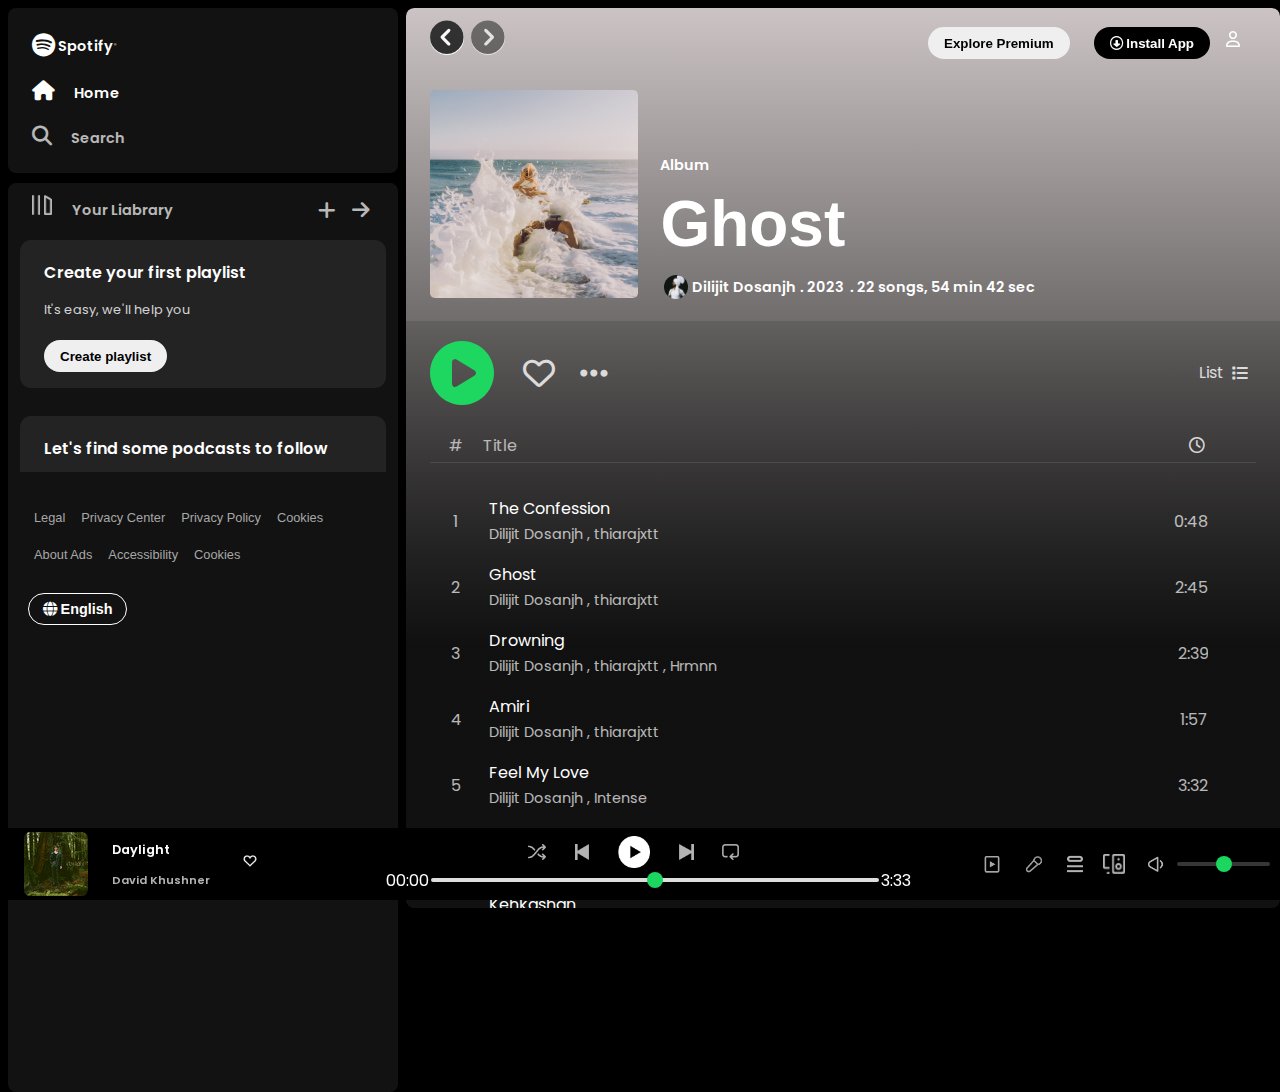
<file: ghost.html>
<!DOCTYPE html>
<html lang="en">
<head>
  <meta charset="UTF-8">
  <meta name="viewport" content="width=device-width, initial-scale=1.0">
  <link rel="stylesheet" href="https://cdnjs.cloudflare.com/ajax/libs/font-awesome/6.4.0/css/all.min.css">
  <link href="./assets/spotify.png" rel="icon">
  <title>Ghost - Album by Dilijit Dosanjh</title>
  <link rel="preconnect" href="https://fonts.googleapis.com">
<link rel="preconnect" href="https://fonts.gstatic.com" crossorigin>
<link href="https://fonts.googleapis.com/css2?family=Kalnia&family=Montserrat:wght@300;400;500;600;700&family=Poppins&display=swap" rel="stylesheet">
 <link rel="stylesheet" href="style.css">
 <style>

    .main-content {
        background-image: linear-gradient(to bottom, #ccc4c4, #121212 20%);
        overflow: hidden;
    }

    .sticky-nav {
        background-color: rgba(138,74,11,0.001);
    }

    .backward_icon {
     opacity: 0.9;
     color: #121212ee;
     background-color: white;
     font-size: 2.1rem;
     border-radius: 50%;
     cursor: pointer;
    }

    .fa-circle-chevron-right {
     opacity: 0.55;
     color: #121212ee;
     background-color: white;
     font-size: 2.1rem;
     border-radius: 50%;
     margin-left: 0.2rem;
     cursor:not-allowed;
    }

    .sng-allinfo {
     margin-left: 1.5rem;
    }

    .sng-pht {
        height: 14.5rem;
        width: 14.5rem;
        border-radius: 0.3rem;
        margin-top: 1.2rem;
        transition: 0.2s;
    }

    .sng-pht:hover {
     transform: scale(1.04);
    }

    .sng-info {
        display: flex;
        flex-flow: column;
        flex: 1;
        z-index: 0;
        position: relative;
        top: 3.5rem;
        width: 47%;
        margin-left: 1.4rem;
        margin-top: 1.8rem;
    }

    .album {
        font-size: 0.9rem;
        font-weight: 600;
        margin: 0;
    }

   .sng-name {
    font-size: 6rem;
    display: flex;
    align-items: center;
    height: 6rem;
    margin-bottom: 1rem;
    font-family: "Archivo Black", sans-serif;
    font-weight: bolder;
   }

   @media (max-width:1300px) {
    .sng-name {
        font-size: 4rem;
        margin-bottom: 0rem;
    }

    .sng-pht {
        height: 13rem;
        width: 13rem;
    }
   }

   @media (max-width:1211px) {
    .sng-name {
        font-size: 3.8rem;
        margin-bottom: 0rem;
    }

    .album,.ext-info {
     font-size: .8rem
    }

    .sng-pht {
        height: 13rem;
        width: 13rem;
    }
   }

   .singer-img {
    height: 1.5rem;
    width: 1.5rem;
    border-radius: 50%;
    margin-right: 0.3rem;
    margin-left: 0.2rem;
   }

   .singer-img img {
    height: 1.5rem;
    width: 1.5rem;
    border-radius: 50%;
   }

    .ext-info {
        font-size: 0.9rem;
        font-weight: 600;
        margin: 0;
        display: flex;
        align-items: center;
        margin-top: 0.2rem;
    }

    .ext-info a:hover {
     text-decoration: underline white;
    }

    .dot {
        padding: 0px 0.2rem;
    }

    .options {
     margin-top: 1rem;
     padding: 1.25rem;
     padding-left: 0;
     width: 100%;
     align-items: center;
    }

    .options-ele {
     display: flex;
     align-items: center;
     justify-content: space-between;
     margin: 0 1.5rem 0 1.5rem;
    }

    .options-ele i,span {
     cursor: pointer;
    }

    .sng-allinfo {
     display: flex;
    }

    .sng-play {
     font-size: 4rem;
     padding-right: 1.8rem;
     color: #1ed760;
     opacity: 1;
     transition: 0.2s;
    }

    .sng-play:hover {
     transform: scale(1.06);
    }

    .sng-like {
     font-size: 2rem;
     padding-right: 1.6rem;
     opacity: 0.8;
    }
     
    .sng-opt {
     font-size: 2rem;
     opacity: 0.8;
    }

    .sng-list {
     font-size: 1rem;
     padding-left: 0.5rem;
    }

    .list-ele {
     opacity: 0.8;
     padding-right: 0.5rem;
    }

    .list-ele:hover {
     opacity: 1;
    }

    .list-items {
     display: flex;
     align-items: center;
    }

    .sng-like:hover{
     opacity: 1;
    }
    
    .sng-opt:hover {
     opacity: 1;
    }

    .has {
     padding-right: 1rem;
    }

    .sng-content {
     margin-bottom: 1.5rem;
    }

    .sng-title {
     padding-left: 1.2rem;
     padding-right: 3.2rem;
     display: flex;
     justify-content: space-between;
     margin-top: 0.5rem;
    }

    .sng-title span {
     font-size: 1rem;
     opacity: 0.8;
    }

    .t-line {
     width: 100%;
     height: 1px;
     border-top: 1px solid white;
     opacity: 0.1;
     margin-top: 0.3rem;
    }

    .content-spacing {
     margin: 0 1.5rem 0 1.5rem;
    }

    .back-clr{
     background-image: linear-gradient(to bottom, rgb(0,0,0,0.12), #121212 60%);
    }

    .songs {
     padding: 0.5rem;
     padding-left: 0.7rem;
     display: flex;
     align-items: center;
     justify-content: space-between;
     margin-left: 0.6rem;
    }

    .sng:hover {
     text-decoration: underline white;
    }

    .manan-art {
     font-size: 0.9rem;
     opacity: 0.7;
    }   

    .manan-art:hover {
     text-decoration: underline white;
    }
    
    .bhupi-art,.raj {
     font-size: 0.9rem;
     opacity: 0.7;
    }

    .raj:hover {
     text-decoration: underline white;
    }

    .bhupi-art:hover {
     text-decoration: underline white;
    }

    .sng-artist-info {
     padding-left: 0rem;
    }

    .sng-no {
     display: flex;
     align-items: center;
    }

    .sng-number {
     opacity: 0.7;
    }

    .one {
     padding-left: 0.15rem;
    }

    .play-sym {
     width: 2.4rem;
    }

    .fa-play {
     opacity: 0;
     cursor: auto;
    }

    .sng-time-info {
     padding-right: 0.6rem;
    }

    .sng-fav {
     opacity: 0;
    }

    .more-options {
     opacity: 0;
    }

    .sng-time {
     padding-right: 0.8rem;
     padding-left: 1.5rem;
     opacity: 0.7;
     cursor: auto;
    }

    .songs:hover {
     background-color: rgba(255, 255, 255, 0.108);
     border-radius: 0.2rem;

      .sng-fav {
          opacity: 0.7;
      }

      .sng-fav:hover {
          opacity: 1;
      }

      .more-options {
          opacity: 1;
      }

      .sng-number {
          display: none;
      }

      .fa-play {
          opacity: 1;
          padding-right: 0.9rem;
      }

      .manan-art,.bhupi-art,.raj {
          opacity: 1;
      }

    }

    .movie-info {
     opacity: 0.7;
     margin-top: 2rem;
    }

    .movie-info p {
     margin: 0;
    }

    .suggestion {
     display: flex;
     align-items: center;
     justify-content: space-between;
     margin: 2.5rem 1.5rem 0 1.5rem;
    }

    .suggestion span p {
     font-size: 0.88rem;
     opacity: 0.7;
     font-weight: 600;
    }

    .suggestion span p:hover {
     text-decoration: underline rgb(255, 255, 255,0.8);
    }

    .suggestion h2 {
     margin: 0;
     padding: 0;
     font-size: 1.5rem;
     opacity: 1;
    }

    .suggestion h2:hover {
     text-decoration: underline white;
    }

 </style>
</head>
<body>
 <div class="main">
     <div class="sidebar">
          <div class="nav">
               <div class="nav-option" style="opacity: 1;">
                    <i class="fa-brands fa-spotify logo"></i><a href="#" class="name">Spotify</a><sup><i class="fa-regular fa-registered reg"></i></sup>
               </div>
               <div class="nav-option"  style="opacity: 1;">
                    <a href="" class="home-page-btn">
                         <i class="fa-solid fa-house"></i>
                         <a href="index.html">Home</a>
                    </a>
               </div>
               <div class="nav-option">
                    <a href="" class="search-page-btn">
                         <i class="fa-solid fa-magnifying-glass"></i>
                         <a href="search.html">Search</a>     
                    </a>
               </div>
           </div>
           <div class="library">
               <div class="option">
                <div class="lib-option nav-option">
                     <img src="./assets/library_icon.png">
                    <a href="#">Your Liabrary</a>
                </div>
                <div class="icons">
                  <i class="fa-solid fa-plus"></i>
                  <i class="fa-solid fa-arrow-right"></i>
                </div>
               </div>
               <div class="boxes">
                <div class="box">
                    <p class="para1">Create your first playlist</p>
                    <p class="para2">It's easy, we'll help you</p>
                    <button class="badge">Create playlist</button>
                </div>
                <div class="box">
                    <p class="para1">Let's find some podcasts to follow</p>
                    <p class="para2">We'll keep you updated on new episodes</p>
                    <button class="badge">Browse podcasts</button>
                </div>
               </div>
               <div class="lib-buttons">
                    <button class="lib-btns">Legal</button>
                    <button class="lib-btns">Privacy Center</button>
                    <button class="lib-btns">Privacy Policy</button>
                    <button class="lib-btns">Cookies</button>
                    <button class="lib-btns">About Ads</button>
                    <button class="lib-btns">Accessibility</button>
                    <button class="lib-btns">Cookies</button>
                </div>
                <div class="lib-btn">
                    <button class="lang-btn">
                         <i class="fa-solid fa-globe"></i> English
                    </button>
                </div>
           </div>
     </div>
  <div class="background">
     <div class="main-content">
          <div class="section">
               <div class="head">
                   <div class="sticky-nav">
                       <div class="sticky-nav-icons">
                         <a href="index.html"><i class="fa-solid fa-circle-chevron-left backward_icon"></i></a>
                         <i class="fa-solid fa-circle-chevron-right hide"></i>
                       </div>
                       <div class="sticky-nav-options">
                            <button class="badge nav-items hide">Explore Premium</button>
                            <button class="badge nav-items dark-badge"><i class="fa-regular fa-circle-down"></i> Install App</button>
                            <i class="fa-regular fa-user nav-items"></i>
                       </div>
                  </div>
                  <div class="sng-allinfo">
                       <span class="sng-img">
                           <img src="./assets/ab67616d0000b273cb2f9520171129a3df7a241a.jpeg" class="sng-pht">
                       </span>
                      <span class="sng-info">
                        <span class="album">Album</span>
                        <span class="sng-name">Ghost</span>
                         <div class="ext-info">
                            <span class="singer-img"><img src="./assets/Snapinsta.app_343111618_237478218937905_980114793430031196_n_1080.jpg"></span>
                            <a href="#">Dilijit Dosanjh</a>
                            <span class="dot">. 
                               <span>2023</span>
                            <span class="dot">.
                               <span>22 songs, 54 min 42 sec</span>
                            </span>
                         </div>
                      </span>    
                  </div>
               </div>
               <div class="back-clr">
                    <div class="options">
                         <div class="options-ele">
                              <span class="list-items">
                                   <i class="fa-solid fa-circle-play sng-play"></i>
                                   <i class="fa-regular fa-heart sng-like"></i>
                                   <i class="fa-solid fa-ellipsis sng-opt"></i>     
                              </span>
                              <span class="list-ele list-items">
                                   <span for="list">List</span>
                                   <i class="fa-solid fa-list sng-list" id="list"></i>
                              </span>
                          </div>
                        </div>
                        <div class="content-spacing">
                          <div class="sng-content">
                               <div class="sng-title">
                                    <span>
                                         <span class="has">#</span>
                                         <span>Title</span>
                                    </span>
                                    <span><i class="fa-regular fa-clock"></i></span>
                               </div>
                               <div class="t-line"></div>
                          </div>
                          <div class="songs">
                              <span class="sng-no">
                                   <span class="play-sym">
                                        <span class="sng-number one">1</span>                
                                        <i class="fa-solid fa-play"></i>
                                  </span>
                                  <span class="sng-artist-info">
                                       <span class="sng">The Confession</span>
                                       <br>
                                       <span class="manan-art">Dilijit Dosanjh</span>
                                       <span class="bhupi-art">, thiarajxtt</span>
                                  </span>    
                              </span>
                              <span class="sng-time-info">
                                   <i class="fa-regular fa-heart sng-fav"></i>
                                   <span class="sng-time">0:48</span>
                                   <i class="fa-solid fa-ellipsis more-options"></i>          
                              </span>
                          </div>
                          <div class="songs">
                              <span class="sng-no">
                                   <span class="play-sym">
                                        <span class="sng-number ">2</span>                
                                        <i class="fa-solid fa-play"></i>
                                  </span>
                                  <span class="sng-artist-info">
                                       <span class="sng">Ghost</span>
                                       <br>
                                       <span class="manan-art">Dilijit Dosanjh</span>
                                       <span class="bhupi-art">, thiarajxtt</span>
                                  </span>    
                              </span>
                              <span class="sng-time-info">
                                   <i class="fa-regular fa-heart sng-fav"></i>
                                   <span class="sng-time">2:45</span>
                                   <i class="fa-solid fa-ellipsis more-options"></i>          
                              </span>
                          </div>
                          <div class="songs">
                              <span class="sng-no">
                                   <span class="play-sym">
                                        <span class="sng-number">3</span>                
                                        <i class="fa-solid fa-play"></i>
                                  </span>
                                  <span class="sng-artist-info">
                                       <span class="sng">Drowning</span>
                                       <br>
                                       <span class="manan-art">Dilijit Dosanjh</span>
                                       <span class="bhupi-art">, thiarajxtt</span>
                                       <span class="raj">, Hrmnn</span>
                                  </span>    
                              </span>
                              <span class="sng-time-info">
                                   <i class="fa-regular fa-heart sng-fav"></i>
                                   <span class="sng-time">2:39</span>
                                   <i class="fa-solid fa-ellipsis more-options"></i>          
                              </span>
                          </div>
                          <div class="songs">
                              <span class="sng-no">
                                   <span class="play-sym">
                                        <span class="sng-number">4</span>                
                                        <i class="fa-solid fa-play"></i>
                                  </span>
                                  <span class="sng-artist-info">
                                       <span class="sng">Amiri</span>
                                       <br>
                                       <span class="manan-art">Dilijit Dosanjh</span>
                                       <span class="bhupi-art">, thiarajxtt</span>
                                  </span>    
                              </span>
                              <span class="sng-time-info">
                                   <i class="fa-regular fa-heart sng-fav"></i>
                                   <span class="sng-time">1:57</span>
                                   <i class="fa-solid fa-ellipsis more-options"></i>          
                              </span>
                          </div>
                          <div class="songs">
                              <span class="sng-no">
                                   <span class="play-sym">
                                        <span class="sng-number">5</span>                
                                        <i class="fa-solid fa-play"></i>
                                  </span>
                                  <span class="sng-artist-info">
                                       <span class="sng">Feel My Love</span>
                                       <br>
                                       <span class="manan-art">Dilijit Dosanjh</span>
                                       <span class="bhupi-art">, Intense</span>
                                  </span>    
                              </span>
                              <span class="sng-time-info">
                                   <i class="fa-regular fa-heart sng-fav"></i>
                                   <span class="sng-time">3:32</span>
                                   <i class="fa-solid fa-ellipsis more-options"></i>          
                              </span>
                          </div>
                          <div class="songs">
                              <span class="sng-no">
                                   <span class="play-sym">
                                        <span class="sng-number">6</span>                
                                        <i class="fa-solid fa-play"></i>
                                  </span>
                                  <span class="sng-artist-info">
                                       <span class="sng">Kinni Kinni</span>
                                       <br>
                                       <span class="manan-art">Dilijit Dosanjh</span>
                                       <span class="bhupi-art">, thiarajxtt</span>
                                  </span>    
                              </span>
                              <span class="sng-time-info">
                                   <i class="fa-regular fa-heart sng-fav"></i>
                                   <span class="sng-time">3:33</span>
                                   <i class="fa-solid fa-ellipsis more-options"></i>          
                              </span>
                          </div>
                          <div class="songs">
                              <span class="sng-no">
                                   <span class="play-sym">
                                        <span class="sng-number">7</span>                
                                        <i class="fa-solid fa-play"></i>
                                  </span>
                                  <span class="sng-artist-info">
                                       <span class="sng">Kehkashan</span>
                                       <br>
                                       <span class="manan-art">Dilijit Dosanjh</span>
                                       <span class="bhupi-art">, thiarajxtt</span>
                                  </span>    
                              </span>
                              <span class="sng-time-info">
                                   <i class="fa-regular fa-heart sng-fav"></i>
                                   <span class="sng-time">3:00</span>
                                   <i class="fa-solid fa-ellipsis more-options"></i>          
                              </span>
                          </div>
                          <div class="songs">
                              <span class="sng-no">
                                   <span class="play-sym">
                                        <span class="sng-number">8</span>                
                                        <i class="fa-solid fa-play"></i>
                                  </span>
                                  <span class="sng-artist-info">
                                       <span class="sng">Daytona</span>
                                       <br>
                                       <span class="manan-art">Dilijit Dosanjh</span>
                                       <span class="bhupi-art">, thiarajxtt</span>
                                  </span>    
                              </span>
                              <span class="sng-time-info">
                                   <i class="fa-regular fa-heart sng-fav"></i>
                                   <span class="sng-time">3:00</span>
                                   <i class="fa-solid fa-ellipsis more-options"></i>          
                              </span>
                          </div>
                          <div class="songs">
                            <span class="sng-no">
                                 <span class="play-sym">
                                      <span class="sng-number">9</span>                
                                      <i class="fa-solid fa-play"></i>
                                </span>
                                <span class="sng-artist-info">
                                     <span class="sng">Poppin'</span>
                                     <br>
                                     <span class="manan-art">Dilijit Dosanjh</span>
                                     <span class="bhupi-art">, thiarajxtt</span>
                                </span>    
                            </span>
                            <span class="sng-time-info">
                                 <i class="fa-regular fa-heart sng-fav"></i>
                                 <span class="sng-time">2:34</span>
                                 <i class="fa-solid fa-ellipsis more-options"></i>          
                            </span>
                        </div>
                        <div class="songs">
                            <span class="sng-no">
                                 <span class="play-sym">
                                      <span class="sng-number two">10</span>                
                                      <i class="fa-solid fa-play"></i>
                                </span>
                                <span class="sng-artist-info">
                                     <span class="sng">Icon</span>
                                     <br>
                                     <span class="manan-art">Dilijit Dosanjh</span>
                                     <span class="bhupi-art">, thiarajxtt</span>
                                </span>    
                            </span>
                            <span class="sng-time-info">
                                 <i class="fa-regular fa-heart sng-fav"></i>
                                 <span class="sng-time">2:28</span>
                                 <i class="fa-solid fa-ellipsis more-options"></i>          
                            </span>
                        </div>
                        <div class="songs">
                            <span class="sng-no">
                                 <span class="play-sym">
                                      <span class="sng-number two">11</span>                
                                      <i class="fa-solid fa-play"></i>
                                </span>
                                <span class="sng-artist-info">
                                     <span class="sng">Enlightenment</span>
                                     <br>
                                     <span class="manan-art">Dilijit Dosanjh</span>
                                     <span class="bhupi-art">, thiarajxtt</span>
                                </span>    
                            </span>
                            <span class="sng-time-info">
                                 <i class="fa-regular fa-heart sng-fav"></i>
                                 <span class="sng-time">0:36</span>
                                 <i class="fa-solid fa-ellipsis more-options"></i>          
                            </span>
                        </div>
                        <div class="songs">
                            <span class="sng-no">
                                 <span class="play-sym">
                                      <span class="sng-number two">12</span>                
                                      <i class="fa-solid fa-play"></i>
                                </span>
                                <span class="sng-artist-info">
                                     <span class="sng">Stars</span>
                                     <br>
                                     <span class="manan-art">Dilijit Dosanjh</span>
                                     <span class="bhupi-art">, thiarajxtt</span>
                                </span>    
                            </span>
                            <span class="sng-time-info">
                                 <i class="fa-regular fa-heart sng-fav"></i>
                                 <span class="sng-time">3:04</span>
                                 <i class="fa-solid fa-ellipsis more-options"></i>          
                            </span>
                        </div>
                        <div class="songs">
                            <span class="sng-no">
                                 <span class="play-sym">
                                      <span class="sng-number two">13</span>                
                                      <i class="fa-solid fa-play"></i>
                                </span>
                                <span class="sng-artist-info">
                                     <span class="sng">Bad Habits</span>
                                     <br>
                                     <span class="manan-art">Dilijit Dosanjh</span>
                                     <span class="bhupi-art">, thiarajxtt</span>
                                </span>    
                            </span>
                            <span class="sng-time-info">
                                 <i class="fa-regular fa-heart sng-fav"></i>
                                 <span class="sng-time">2:47</span>
                                 <i class="fa-solid fa-ellipsis more-options"></i>          
                            </span>
                        </div>
                        <div class="songs">
                            <span class="sng-no">
                                 <span class="play-sym">
                                      <span class="sng-number two">14</span>                
                                      <i class="fa-solid fa-play"></i>
                                </span>
                                <span class="sng-artist-info">
                                     <span class="sng">Lalkara</span>
                                     <br>
                                     <span class="manan-art">Dilijit Dosanjh</span>
                                     <span class="bhupi-art">, Intense</span>
                                     <span class="raj">, Sultaan</span>
                                </span>    
                            </span>
                            <span class="sng-time-info">
                                 <i class="fa-regular fa-heart sng-fav"></i>
                                 <span class="sng-time">2:40</span>
                                 <i class="fa-solid fa-ellipsis more-options"></i>          
                            </span>
                        </div>
                        <div class="songs">
                            <span class="sng-no">
                                 <span class="play-sym">
                                      <span class="sng-number two">15</span>                
                                      <i class="fa-solid fa-play"></i>
                                </span>
                                <span class="sng-artist-info">
                                     <span class="sng">Jatt Vailly</span>
                                     <br>
                                     <span class="manan-art">Dilijit Dosanjh</span>
                                     <span class="bhupi-art">, thiarajxtt</span>
                                </span>    
                            </span>
                            <span class="sng-time-info">
                                 <i class="fa-regular fa-heart sng-fav"></i>
                                 <span class="sng-time">2:31</span>
                                 <i class="fa-solid fa-ellipsis more-options"></i>          
                            </span>
                        </div>
                        <div class="songs">
                            <span class="sng-no">
                                 <span class="play-sym">
                                      <span class="sng-number two">16</span>                
                                      <i class="fa-solid fa-play"></i>
                                </span>
                                <span class="sng-artist-info">
                                     <span class="sng">Whatcha Doin'</span>
                                     <br>
                                     <span class="manan-art">Dilijit Dosanjh</span>
                                     <span class="bhupi-art">, thiarajxtt</span>
                                </span>    
                            </span>
                            <span class="sng-time-info">
                                 <i class="fa-regular fa-heart sng-fav"></i>
                                 <span class="sng-time">2:17</span>
                                 <i class="fa-solid fa-ellipsis more-options"></i>          
                            </span>
                        </div>
                        <div class="songs">
                            <span class="sng-no">
                                 <span class="play-sym">
                                      <span class="sng-number two">17</span>                
                                      <i class="fa-solid fa-play"></i>
                                </span>
                                <span class="sng-artist-info">
                                     <span class="sng">case</span>
                                     <br>
                                     <span class="manan-art">Dilijit Dosanjh</span>
                                     <span class="bhupi-art">, Intense</span>
                                </span>    
                            </span>
                            <span class="sng-time-info">
                                 <i class="fa-regular fa-heart sng-fav"></i>
                                 <span class="sng-time">2:15</span>
                                 <i class="fa-solid fa-ellipsis more-options"></i>          
                            </span>
                        </div>
                        <div class="songs">
                            <span class="sng-no">
                                 <span class="play-sym">
                                      <span class="sng-number two">18</span>                
                                      <i class="fa-solid fa-play"></i>
                                </span>
                                <span class="sng-artist-info">
                                     <span class="sng">Cry Later</span>
                                     <br>
                                     <span class="manan-art">Dilijit Dosanjh</span>
                                     <span class="bhupi-art">, thiarajxtt</span>
                                </span>    
                            </span>
                            <span class="sng-time-info">
                                 <i class="fa-regular fa-heart sng-fav"></i>
                                 <span class="sng-time">2:28</span>
                                 <i class="fa-solid fa-ellipsis more-options"></i>          
                            </span>
                        </div>
                        <div class="songs">
                            <span class="sng-no">
                                 <span class="play-sym">
                                      <span class="sng-number two">19</span>                
                                      <i class="fa-solid fa-play"></i>
                                </span>
                                <span class="sng-artist-info">
                                     <span class="sng">Infinite Return</span>
                                     <br>
                                     <span class="manan-art">Dilijit Dosanjh</span>
                                     <span class="bhupi-art">, thiarajxtt</span>
                                </span>    
                            </span>
                            <span class="sng-time-info">
                                 <i class="fa-regular fa-heart sng-fav"></i>
                                 <span class="sng-time">0:33</span>
                                 <i class="fa-solid fa-ellipsis more-options"></i>          
                            </span>
                        </div>
                        <div class="songs">
                            <span class="sng-no">
                                 <span class="play-sym">
                                      <span class="sng-number two">20</span>                
                                      <i class="fa-solid fa-play"></i>
                                </span>
                                <span class="sng-artist-info">
                                     <span class="sng">Psychotic</span>
                                     <br>
                                     <span class="manan-art">Dilijit Dosanjh</span>
                                     <span class="bhupi-art">, thiarajxtt</span>
                                </span>    
                            </span>
                            <span class="sng-time-info">
                                 <i class="fa-regular fa-heart sng-fav"></i>
                                 <span class="sng-time">4:35</span>
                                 <i class="fa-solid fa-ellipsis more-options"></i>          
                            </span>
                        </div>
                        <div class="songs">
                            <span class="sng-no">
                                 <span class="play-sym">
                                      <span class="sng-number two">21</span>                
                                      <i class="fa-solid fa-play"></i>
                                </span>
                                <span class="sng-artist-info">
                                     <span class="sng">Midnight Desires</span>
                                     <br>
                                     <span class="manan-art">Dilijit Dosanjh</span>
                                     <span class="bhupi-art">, thiarajxtt</span>
                                     <span class="raj">, Hrmnn</span>
                                </span>    
                            </span>
                            <span class="sng-time-info">
                                 <i class="fa-regular fa-heart sng-fav"></i>
                                 <span class="sng-time">2:52</span>
                                 <i class="fa-solid fa-ellipsis more-options"></i>          
                            </span>
                        </div>
                        <div class="songs">
                            <span class="sng-no">
                                 <span class="play-sym">
                                      <span class="sng-number two">22</span>                
                                      <i class="fa-solid fa-play"></i>
                                </span>
                                <span class="sng-artist-info">
                                     <span class="sng">Serenade</span>
                                     <br>
                                     <span class="manan-art">Dilijit Dosanjh</span>
                                     <span class="bhupi-art">, thiarajxtt</span>
                                     <span class="raj">, Hrmnn</span>
                                </span>    
                            </span>
                            <span class="sng-time-info">
                                 <i class="fa-regular fa-heart sng-fav"></i>
                                 <span class="sng-time">1:37</span>
                                 <i class="fa-solid fa-ellipsis more-options"></i>          
                            </span>
                        </div>
                          <div class="movie-info">
                              <p style="font-size: 0.9rem;">September 29, 2023</p>
                              <p style="font-size: 0.7rem;">© 2023 DILJIT DOSANJH</p>
                              <p style="font-size: 0.7rem;">℗ 2023 DILJIT DOSANJH</p>
                          </div>
                       </div>        
               </div>
               <div class="ext-song">
                  <div class="suggestion">
                       <span>
                            <h2>More By Dilijit Dosanjh</h2>
                       </span>
                       <span><p>See discography</p></span>
                  </div>
                  <div class="cards-container">
                      <div class="card">
                           <img src="./assets/ab67616d0000b273cb2f9520171129a3df7a241a.jpeg">
                           <p class="card-title">Ghost</p>
                           <p class="card-info">2023</p>
                      </div>
                      <div class="card">
                           <img src="./assets/hass hass.jpeg">
                           <p class="card-title">Hass Hass</p>
                           <p class="card-info">2023</p>
                      </div>
                      <div class="card">
                           <img src="./assets/drive thru.jpeg">
                           <p class="card-title">Drive Thru</p>
                           <p class="card-info">2022</p>
                      </div>
                      <div class="card">
                           <img src="./assets/goat.jpeg">
                           <p class="card-title">G.O.A.T</p>
                           <p class="card-info">2020</p>
                      </div>
                      <div class="card">
                           <img src="./assets/moonchild.jpeg">
                           <p class="card-title">MoonChild Era</p>
                           <p class="card-info">2021</p>
                      </div>
                 </div>
               </div>
           </div>
                 <div class="footer">
                      <div class="sec-footer">
                           <div class="inner-box">
                                <div class="btns-box">
                                     <div class="comp">
                                          <h4>Company</h4>
                                          <button class="-btn">About</button><br>
                                          <button class="-btn">Jobs</button><br>
                                          <button class="-btn">For the Record</button><br>
                                     </div>
                                     <div class="comu">
                                          <h4>Communities</h4>
                                          <button class="-btn">For Artists</button><br>
                                          <button class="-btn">Developers</button><br>
                                          <button class="-btn">Advertising</button><br>
                                          <button class="-btn">Investors</button><br>
                                          <button class="-btn">Vendors</button><br>
                                     </div>
                                     <div class="links">
                                          <h4>Useful links</h4>
                                          <button class="-btn">Support</button><br>
                                          <button class="-btn">Free Mobile App</button><br>
                                     </div>
                                </div>
                                <div class="social">
                                     <div class="social-icons"><i class="fa-brands fa-instagram"></i></div>
                                     <div class="social-icons"><i class="fa-brands fa-twitter"></i></div>
                                     <div class="social-icons"><i class="fa-brands fa-facebook"></i></div>
                                </div>
                           </div>
                           <div class="line"></div>
                           <div class="last-box">
                                <div class="ftr-buttons">
                                     <button class="ftr-btn">Legal</button>
                                     <button class="ftr-btn">Privacy Center</button>
                                     <button class="ftr-btn">Privacy Policy</button>
                                     <button class="ftr-btn">Cookies</button>
                                     <button class="ftr-btn">About Ads</button>
                                     <button class="ftr-btn">Accessibility</button>
                                 </div>
                           <div class="year">
                              <p class="cpy-btn">&copy; 2024 Spotify AB</p>
                           </div>
                           </div>     
                      </div>     
                 </div>
         </div>       
     </div>
  <div class="music-player">
     <div class="album">
          <div class="album-elements">
               <div class="picture">
                    <img src="./assets/album_picture.jpeg" class="song-pic">
               </div>
               <div class="song">
                    <p class="song-name">Daylight</p>
                    <p class="singer-name">David Khushner</p>
               </div>
               <div class="album-btns">
                    <img src="./assets/album_icon1.png" class="album-btn">
               </div>
          </div>
     </div>
     <div class="player">
          <div class="player-controls">
               <img src="./assets/player_icon1.png" class="player-control-icons">
               <img src="./assets/player_icon2.png" class="player-control-icons">
               <img src="./assets/player_icon3.png" class="player-control-icons play">
               <img src="./assets/player_icon4.png" class="player-control-icons">
               <img src="./assets/player_icon5.png" class="player-control-icons">
          </div>
          <div class="playback-bar">
               <span class="curr-time">00:00</span>
               <input type="range" min="0" max="100" step="1" class="progress-bar">
               <span class="tot-time">3:33</span>
          </div>
     </div>
     <div class="controls">
          <div class="controls-icons">
               <img src="./assets/controls_icon1.png" class="buttons">
               <img src="./assets/controld_icon2.png" class="buttons">
               <img src="./assets/controls_icon3.png" class="buttons third">
               <img src="./assets/controls_icon4.png" class="buttons fourth">
               <img src="./assets/controls_icon5.png" class="buttons">
               <input type="range" min="0" max="100" step="1" class="volume-bar">     
          </div>
     </div>
  </div>
 </div>
 <script src="app.js"></script>
</body>
</html>
</file>
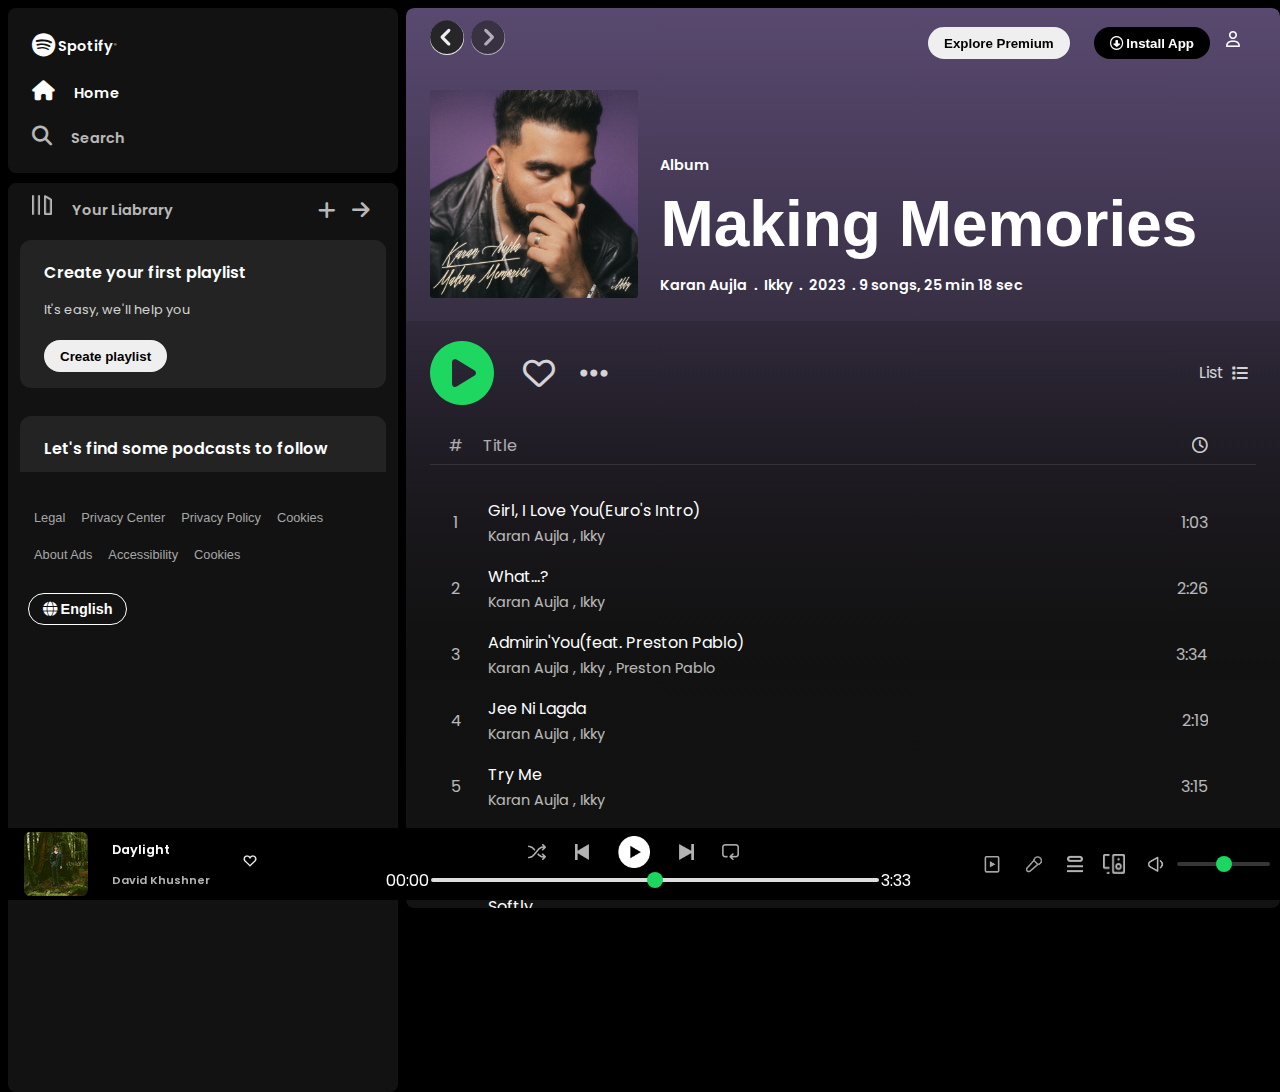
<file: making memories.html>
<!DOCTYPE html>
<html lang="en">
<head>
  <meta charset="UTF-8">
  <meta name="viewport" content="width=device-width, initial-scale=1.0">
  <link rel="stylesheet" href="https://cdnjs.cloudflare.com/ajax/libs/font-awesome/6.4.0/css/all.min.css">
  <link href="./assets/spotify.png" rel="icon">
  <title>Making Memories - Album by Karan Aujla</title>
  <link rel="preconnect" href="https://fonts.googleapis.com">
<link rel="preconnect" href="https://fonts.gstatic.com" crossorigin>
<link href="https://fonts.googleapis.com/css2?family=Kalnia&family=Montserrat:wght@300;400;500;600;700&family=Poppins&display=swap" rel="stylesheet">
 <link rel="stylesheet" href="style.css">
 <style>

    .main-content {
     background-image: linear-gradient(to bottom, #594970, #121212 28%);
     overflow: hidden;
    }

    .sticky-nav {
        background-color: rgba(138,74,11,0.001);
    }

    .backward_icon {
     opacity: 0.9;
     color: #121212ee;
     background-color: rgb(255, 255, 255);
     font-size: 2.1rem;
     border-radius: 60%;
     cursor: pointer;
    }

    .fa-circle-chevron-right {
     opacity: 0.55;
     color: #121212ee;
     background-color: white;
     font-size: 2.1rem;
     border-radius: 50%;
     margin-left: 0.2rem;
     cursor:not-allowed;
    }

    .sng-allinfo {
     margin-left: 1.5rem;
    }

    .sng-pht {
        height: 14.5rem;
        width: 14.5rem;
        border-radius: 0.2rem;
        margin-top: 1.2rem;
        transition: 0.2s;
    }

    .sng-pht:hover {
     transform: scale(1.04);
    }

    .sng-info {
        display: flex;
        flex-flow: column;
        flex: 1;
        z-index: 0;
        position: relative;
        top: 3.5rem;
        width: 47%;
        margin-left: 1.4rem;
        margin-top: 1.8rem;
    }

    .album {
        font-size: 0.9rem;
        font-weight: 600;
        margin: 0;
    }

   .sng-name {
    font-size: 6rem;
    display: flex;
    align-items: center;
    height: 6rem;
    margin-bottom: 1rem;
    font-family: "Archivo Black", sans-serif;
    font-weight: bolder;
   }

   @media (max-width:1300px) {
    .sng-name {
        font-size: 4rem;
        margin-bottom: 0rem;
    }

    .sng-pht {
        height: 13rem;
        width: 13rem;
    }
   }

   @media (max-width:1211px) {
    .sng-name {
        font-size: 3.8rem;
        margin-bottom: 0rem;
    }

    .album,.ext-info {
     font-size: .8rem
    }

    .sng-pht {
        height: 13rem;
        width: 13rem;
    }
   }

    .ext-info {
        font-size: 0.9rem;
        font-weight: 600;
        margin: 0;
        margin-top: 0.2rem;
    }

    .ext-info a:hover {
     text-decoration: underline white;
    }

    .dot {
        padding: 0px 0.2rem;
    }

    .options {
     margin-top: 1rem;
     padding: 1.25rem;
     padding-left: 0;
     width: 100%;
     align-items: center;
    }

    .options-ele {
     display: flex;
     align-items: center;
     justify-content: space-between;
     margin: 0 1.5rem 0 1.5rem;
    }

    .options-ele i,span {
     cursor: pointer;
    }

    .sng-allinfo {
     display: flex;
    }

    .sng-play {
     font-size: 4rem;
     padding-right: 1.8rem;
     color: #1ed760;
     opacity: 1;
     transition: 0.2s;
    }

    .sng-play:hover {
     transform: scale(1.06);
    }

    .sng-like {
     font-size: 2rem;
     padding-right: 1.6rem;
     opacity: 0.8;
    }
     
    .sng-opt {
     font-size: 2rem;
     opacity: 0.8;
    }

    .sng-list {
     font-size: 1rem;
     padding-left: 0.5rem;
    }

    .list-ele {
     opacity: 0.8;
     padding-right: 0.5rem;
    }

    .list-ele:hover {
     opacity: 1;
    }

    .list-items {
     display: flex;
     align-items: center;
    }

    .sng-like:hover{
     opacity: 1;
    }
    
    .sng-opt:hover {
     opacity: 1;
    }

    .has {
     padding-right: 1rem;
    }

    .sng-content {
     margin-bottom: 1.5rem;
    }

    .sng-title {
     padding-left: 1.2rem;
     padding-right: 3rem;
     display: flex;
     justify-content: space-between;
     margin-top: 0.5rem;
    }

    .sng-title span {
     font-size: 1rem;
     opacity: 0.8;
    }

    .t-line {
     width: 100%;
     height: 1px;
     border-top: 1px solid white;
     opacity: 0.1;
     margin-top: 0.4rem;
    }

    .content-spacing {
     margin: 0 1.5rem 0 1.5rem;
    }

    .songs {
     padding: 0.5rem;
     padding-left: 0.7rem;
     display: flex;
     align-items: center;
     justify-content: space-between;
     margin-left: 0.6rem;
    }

    .sng:hover {
     text-decoration: underline white;
    }

    .manan-art {
     font-size: 0.9rem;
     opacity: 0.7;
    }   

    .manan-art:hover {
     text-decoration: underline white;
    }
    
    .bhupi-art,.raj {
     font-size: 0.9rem;
     opacity: 0.7;
    }

    .raj:hover {
     text-decoration: underline white;
    }

    .bhupi-art:hover {
     text-decoration: underline white;
    }

    .sng-artist-info {
     padding-left: 0.6rem;
    }

    .sng-no {
     display: flex;
     align-items: center;
    }

    .sng-number {
     opacity: 0.7;
    }

    .one {
     padding-left: 0.15rem;
    }

    .play-sym {
     width: 1.7rem;
    }

    .fa-play {
     opacity: 0;
     cursor: auto;
    }

    .sng-time-info {
     padding-right: 0.6rem;
    }

    .sng-fav {
     opacity: 0;
    }

    .more-options {
     opacity: 0;
    }

    .sng-time {
     padding-right: 0.8rem;
     padding-left: 1.5rem;
     opacity: 0.7;
     cursor: auto;
    }

    .songs:hover {
     background-color: rgba(255, 255, 255, 0.108);
     border-radius: 0.2rem;

      .sng-fav {
          opacity: 0.7;
      }

      .sng-fav:hover {
          opacity: 1;
      }

      .more-options {
          opacity: 1;
      }

      .sng-number {
          display: none;
      }

      .fa-play {
          opacity: 1;
          padding-right: 0.9rem;
      }

      .manan-art,.bhupi-art,.raj {
          opacity: 1;
      }

    }

    .movie-info {
     opacity: 0.7;
     margin-top: 2rem;
    }

    .movie-info p {
     margin: 0;
    }

    .suggestion {
     display: flex;
     align-items: center;
     justify-content: space-between;
     margin: 2.5rem 1.5rem 0 1.5rem; 
    }

    .suggestion span p {
     font-size: 0.88rem;
     opacity: 0.7;
     font-weight: 600;
    }

    .suggestion span p:hover {
     text-decoration: underline rgb(255, 255, 255,0.8);
    }

    .suggestion h2 {
     margin: 0;
     padding: 0;
     font-size: 1.5rem;
     opacity: 1;
    }

    .suggestion h2:hover {
     text-decoration: underline white;
    }

    .back-clr {
     background-image: linear-gradient(to bottom, rgb(0,0,0,0.12), #121212 60%);
    }

 </style>
</head>
<body>
 <div class="main">
     <div class="sidebar">
          <div class="nav">
               <div class="nav-option" style="opacity: 1;">
                    <i class="fa-brands fa-spotify logo"></i><a href="#" class="name">Spotify</a><sup><i class="fa-regular fa-registered reg"></i></sup>
               </div>
               <div class="nav-option"  style="opacity: 1;">
                    <a href="" class="home-page-btn">
                         <i class="fa-solid fa-house"></i>
                         <a href="index.html">Home</a>
                    </a>
               </div>
               <div class="nav-option">
                    <a href="" class="search-page-btn">
                         <i class="fa-solid fa-magnifying-glass"></i>
                         <a href="search.html">Search</a>     
                    </a>
               </div>
           </div>
           <div class="library">
               <div class="option">
                <div class="lib-option nav-option">
                     <img src="./assets/library_icon.png">
                    <a href="#">Your Liabrary</a>
                </div>
                <div class="icons">
                  <i class="fa-solid fa-plus"></i>
                  <i class="fa-solid fa-arrow-right"></i>
                </div>
               </div>
               <div class="boxes">
                <div class="box">
                    <p class="para1">Create your first playlist</p>
                    <p class="para2">It's easy, we'll help you</p>
                    <button class="badge">Create playlist</button>
                </div>
                <div class="box">
                    <p class="para1">Let's find some podcasts to follow</p>
                    <p class="para2">We'll keep you updated on new episodes</p>
                    <button class="badge">Browse podcasts</button>
                </div>
               </div>
               <div class="lib-buttons">
                    <button class="lib-btns">Legal</button>
                    <button class="lib-btns">Privacy Center</button>
                    <button class="lib-btns">Privacy Policy</button>
                    <button class="lib-btns">Cookies</button>
                    <button class="lib-btns">About Ads</button>
                    <button class="lib-btns">Accessibility</button>
                    <button class="lib-btns">Cookies</button>
                </div>
                <div class="lib-btn">
                    <button class="lang-btn">
                         <i class="fa-solid fa-globe"></i> English
                    </button>
                </div>
           </div>
     </div>
  <div class="background">
     <div class="main-content">
          <div class="section">
               <div class="head">
                   <div class="sticky-nav">
                       <div class="sticky-nav-icons">
                         <a href="index.html"><i class="fa-solid fa-circle-chevron-left backward_icon"></i></a>
                         <i class="fa-solid fa-circle-chevron-right hide"></i>
                       </div>
                       <div class="sticky-nav-options">
                            <button class="badge nav-items hide">Explore Premium</button>
                            <button class="badge nav-items dark-badge"><i class="fa-regular fa-circle-down"></i> Install App</button>
                            <i class="fa-regular fa-user nav-items"></i>
                       </div>
                  </div>
                  <div class="sng-allinfo">
                       <span class="sng-img">
                           <img src="./assets/ab67616d0000b273bb25239324c4e16ae01fda36.jpeg" class="sng-pht">
                       </span>
                      <span class="sng-info">
                        <span class="album">Album</span>
                        <span class="sng-name">Making Memories</span>
                         <div class="ext-info">
                            <a href="#">Karan Aujla</a>
                            <span class="dot">.</span>
                            <a href="#">Ikky</a>
                            <span class="dot">.</span>
                               <span>2023</span>
                            <span class="dot">.
                               <span>9 songs, 25 min 18 sec</span>
                            </span>
                         </div>
                      </span>    
                  </div>
               </div>
               <div class="back-clr">
                    <div class="options">
                         <div class="options-ele">
                              <span class="list-items">
                                   <i class="fa-solid fa-circle-play sng-play"></i>
                                   <i class="fa-regular fa-heart sng-like"></i>
                                   <i class="fa-solid fa-ellipsis sng-opt"></i>     
                              </span>
                              <span class="list-ele list-items">
                                   <span for="list">List</span>
                                   <i class="fa-solid fa-list sng-list" id="list"></i>
                              </span>
                          </div>
                        </div>
                        <div class="content-spacing">
                          <div class="sng-content">
                               <div class="sng-title">
                                    <span>
                                         <span class="has">#</span>
                                         <span>Title</span>
                                    </span>
                                    <span><i class="fa-regular fa-clock"></i></span>
                               </div>
                               <div class="t-line"></div>
                          </div>
                          <div class="songs">
                              <span class="sng-no">
                                   <span class="play-sym">
                                        <span class="sng-number one">1</span>                
                                        <i class="fa-solid fa-play"></i>
                                  </span>
                                  <span class="sng-artist-info">
                                       <span class="sng">Girl, I Love You(Euro's Intro)</span>
                                       <br>
                                       <span class="manan-art">Karan Aujla</span>
                                       <span class="bhupi-art">, Ikky</span>
                                  </span>    
                              </span>
                              <span class="sng-time-info">
                                   <i class="fa-regular fa-heart sng-fav"></i>
                                   <span class="sng-time">1:03</span>
                                   <i class="fa-solid fa-ellipsis more-options"></i>          
                              </span>
                          </div>
                          <div class="songs">
                              <span class="sng-no">
                                   <span class="play-sym">
                                        <span class="sng-number">2</span>                
                                        <i class="fa-solid fa-play"></i>
                                  </span>
                                  <span class="sng-artist-info">
                                       <span class="sng">What...?</span>
                                       <br>
                                       <span class="manan-art">Karan Aujla</span>
                                       <span class="bhupi-art">, Ikky</span>
                                  </span>    
                              </span>
                              <span class="sng-time-info">
                                   <i class="fa-regular fa-heart sng-fav"></i>
                                   <span class="sng-time">2:26</span>
                                   <i class="fa-solid fa-ellipsis more-options"></i>          
                              </span>
                          </div>
                          <div class="songs">
                              <span class="sng-no">
                                   <span class="play-sym">
                                        <span class="sng-number">3</span>                
                                        <i class="fa-solid fa-play"></i>
                                  </span>
                                  <span class="sng-artist-info">
                                       <span class="sng">Admirin'You(feat. Preston Pablo)</span>
                                       <br>
                                       <span class="manan-art">Karan Aujla</span>
                                       <span class="bhupi-art">, Ikky</span>
                                       <span class="raj">, Preston Pablo</span>
                                  </span>    
                              </span>
                              <span class="sng-time-info">
                                   <i class="fa-regular fa-heart sng-fav"></i>
                                   <span class="sng-time">3:34</span>
                                   <i class="fa-solid fa-ellipsis more-options"></i>          
                              </span>
                          </div>
                          <div class="songs">
                              <span class="sng-no">
                                   <span class="play-sym">
                                        <span class="sng-number">4</span>                
                                        <i class="fa-solid fa-play"></i>
                                  </span>
                                  <span class="sng-artist-info">
                                       <span class="sng">Jee Ni Lagda</span>
                                       <br>
                                       <span class="manan-art">Karan Aujla</span>
                                       <span class="bhupi-art">, Ikky</span>
                                  </span>    
                              </span>
                              <span class="sng-time-info">
                                   <i class="fa-regular fa-heart sng-fav"></i>
                                   <span class="sng-time">2:19</span>
                                   <i class="fa-solid fa-ellipsis more-options"></i>          
                              </span>
                          </div>
                          <div class="songs">
                              <span class="sng-no">
                                   <span class="play-sym">
                                        <span class="sng-number">5</span>                
                                        <i class="fa-solid fa-play"></i>
                                  </span>
                                  <span class="sng-artist-info">
                                       <span class="sng">Try Me</span>
                                       <br>
                                       <span class="manan-art">Karan Aujla</span>
                                       <span class="bhupi-art">, Ikky</span>
                                  </span>    
                              </span>
                              <span class="sng-time-info">
                                   <i class="fa-regular fa-heart sng-fav"></i>
                                   <span class="sng-time">3:15</span>
                                   <i class="fa-solid fa-ellipsis more-options"></i>          
                              </span>
                          </div>
                          <div class="songs">
                              <span class="sng-no">
                                   <span class="play-sym">
                                        <span class="sng-number">6</span>                
                                        <i class="fa-solid fa-play"></i>
                                  </span>
                                  <span class="sng-artist-info">
                                       <span class="sng">Champion's Anthem</span>
                                       <br>
                                       <span class="manan-art">Karan Aujla</span>
                                       <span class="bhupi-art">, Ikky</span>
                                  </span>    
                              </span>
                              <span class="sng-time-info">
                                   <i class="fa-regular fa-heart sng-fav"></i>
                                   <span class="sng-time">3:24</span>
                                   <i class="fa-solid fa-ellipsis more-options"></i>          
                              </span>
                          </div>
                          <div class="songs">
                              <span class="sng-no">
                                   <span class="play-sym">
                                        <span class="sng-number">7</span>                
                                        <i class="fa-solid fa-play"></i>
                                  </span>
                                  <span class="sng-artist-info">
                                       <span class="sng">Softly</span>
                                       <br>
                                       <span class="manan-art">Karan Aujla</span>
                                       <span class="bhupi-art">, Ikky</span>
                                  </span>    
                              </span>
                              <span class="sng-time-info">
                                   <i class="fa-regular fa-heart sng-fav"></i>
                                   <span class="sng-time">2:35</span>
                                   <i class="fa-solid fa-ellipsis more-options"></i>          
                              </span>
                          </div>
                          <div class="songs">
                              <span class="sng-no">
                                   <span class="play-sym">
                                        <span class="sng-number">8</span>                
                                        <i class="fa-solid fa-play"></i>
                                  </span>
                                  <span class="sng-artist-info">
                                       <span class="sng">You</span>
                                       <br>
                                       <span class="manan-art">Karan Aujla</span>
                                       <span class="bhupi-art">, Ikky</span>
                                  </span>    
                              </span>
                              <span class="sng-time-info">
                                   <i class="fa-regular fa-heart sng-fav"></i>
                                   <span class="sng-time">3:10</span>
                                   <i class="fa-solid fa-ellipsis more-options"></i>          
                              </span>
                          </div>
                          <div class="songs">
                            <span class="sng-no">
                                 <span class="play-sym">
                                      <span class="sng-number">9</span>                
                                      <i class="fa-solid fa-play"></i>
                                </span>
                                <span class="sng-artist-info">
                                     <span class="sng">Bachke Bachke(feat. Yarah)</span>
                                     <br>
                                     <span class="manan-art">Karan Aujla</span>
                                     <span class="bhupi-art">, Ikky</span>
                                     <span class="raj">, Yarah</span>
                                </span>    
                            </span>
                            <span class="sng-time-info">
                                 <i class="fa-regular fa-heart sng-fav"></i>
                                 <span class="sng-time">3:30</span>
                                 <i class="fa-solid fa-ellipsis more-options"></i>          
                            </span>
                        </div>
                          <div class="movie-info">
                              <p style="font-size: 0.9rem;">August 18, 2023</p>
                              <p style="font-size: 0.7rem;">©  2023 Karan Aujla Music Inc. under exclusive license to Warner Music Canada Co. / Warner Music India</p>
                              <p style="font-size: 0.7rem;">℗  2023 Karan Aujla Music Inc. under exclusive license to Warner Music Canada Co. / Warner Music India</p>
                          </div>
                       </div>        
               </div>
               <div class="ext-song">
                  <div class="suggestion">
                       <span>
                            <h2>More By Karan Aujla</h2>
                       </span>
                       <span><p>See discography</p></span>
                  </div>
                  <div class="cards-container">
                      <div class="card">
                           <img src="./assets/ab67616d0000b273bb25239324c4e16ae01fda36.jpeg">
                           <p class="card-title">Making Memories</p>
                           <p class="card-info">2023</p>
                      </div>
                      <div class="card">
                           <img src="./assets/street dreams.jpeg">
                           <p class="card-title">Street Dreams</p>
                           <p class="card-info">2024</p>
                      </div>
                      <div class="card">
                           <img src="./assets/four you.jpeg">
                           <p class="card-title">Four you</p>
                           <p class="card-info">2023</p>
                      </div>
                      <div class="card">
                           <img src="./assets/white brown black.jpeg">
                           <p class="card-title">White Brown Black</p>
                           <p class="card-info">2022</p>
                      </div>
                      <div class="card">
                           <img src="./assets/way ahead.jpeg">
                           <p class="card-title">Way Ahead</p>
                           <p class="card-info">2022</p>
                      </div>
                 </div>
               </div>
           </div>
                 <div class="footer">
                      <div class="sec-footer">
                           <div class="inner-box">
                                <div class="btns-box">
                                     <div class="comp">
                                          <h4>Company</h4>
                                          <button class="-btn">About</button><br>
                                          <button class="-btn">Jobs</button><br>
                                          <button class="-btn">For the Record</button><br>
                                     </div>
                                     <div class="comu">
                                          <h4>Communities</h4>
                                          <button class="-btn">For Artists</button><br>
                                          <button class="-btn">Developers</button><br>
                                          <button class="-btn">Advertising</button><br>
                                          <button class="-btn">Investors</button><br>
                                          <button class="-btn">Vendors</button><br>
                                     </div>
                                     <div class="links">
                                          <h4>Useful links</h4>
                                          <button class="-btn">Support</button><br>
                                          <button class="-btn">Free Mobile App</button><br>
                                     </div>
                                </div>
                                <div class="social">
                                     <div class="social-icons"><i class="fa-brands fa-instagram"></i></div>
                                     <div class="social-icons"><i class="fa-brands fa-twitter"></i></div>
                                     <div class="social-icons"><i class="fa-brands fa-facebook"></i></div>
                                </div>
                           </div>
                           <div class="line"></div>
                           <div class="last-box">
                                <div class="ftr-buttons">
                                     <button class="ftr-btn">Legal</button>
                                     <button class="ftr-btn">Privacy Center</button>
                                     <button class="ftr-btn">Privacy Policy</button>
                                     <button class="ftr-btn">Cookies</button>
                                     <button class="ftr-btn">About Ads</button>
                                     <button class="ftr-btn">Accessibility</button>
                                 </div>
                           <div class="year">
                              <p class="cpy-btn">&copy; 2024 Spotify AB</p>
                           </div>
                           </div>     
                      </div>     
                 </div>
         </div>       
     </div>
  <div class="music-player">
     <div class="album">
          <div class="album-elements">
               <div class="picture">
                    <img src="./assets/album_picture.jpeg" class="song-pic">
               </div>
               <div class="song">
                    <p class="song-name">Daylight</p>
                    <p class="singer-name">David Khushner</p>
               </div>
               <div class="album-btns">
                    <img src="./assets/album_icon1.png" class="album-btn">
               </div>
          </div>
     </div>
     <div class="player">
          <div class="player-controls">
               <img src="./assets/player_icon1.png" class="player-control-icons">
               <img src="./assets/player_icon2.png" class="player-control-icons">
               <img src="./assets/player_icon3.png" class="player-control-icons play">
               <img src="./assets/player_icon4.png" class="player-control-icons">
               <img src="./assets/player_icon5.png" class="player-control-icons">
          </div>
          <div class="playback-bar">
               <span class="curr-time">00:00</span>
               <input type="range" min="0" max="100" step="1" class="progress-bar">
               <span class="tot-time">3:33</span>
          </div>
     </div>
     <div class="controls">
          <div class="controls-icons">
               <img src="./assets/controls_icon1.png" class="buttons">
               <img src="./assets/controld_icon2.png" class="buttons">
               <img src="./assets/controls_icon3.png" class="buttons third">
               <img src="./assets/controls_icon4.png" class="buttons fourth">
               <img src="./assets/controls_icon5.png" class="buttons">
               <input type="range" min="0" max="100" step="1" class="volume-bar">  
          </div>
     </div>
  </div>
 </div>
 <script src="app.js"></script>
</body>
</html>
</file>
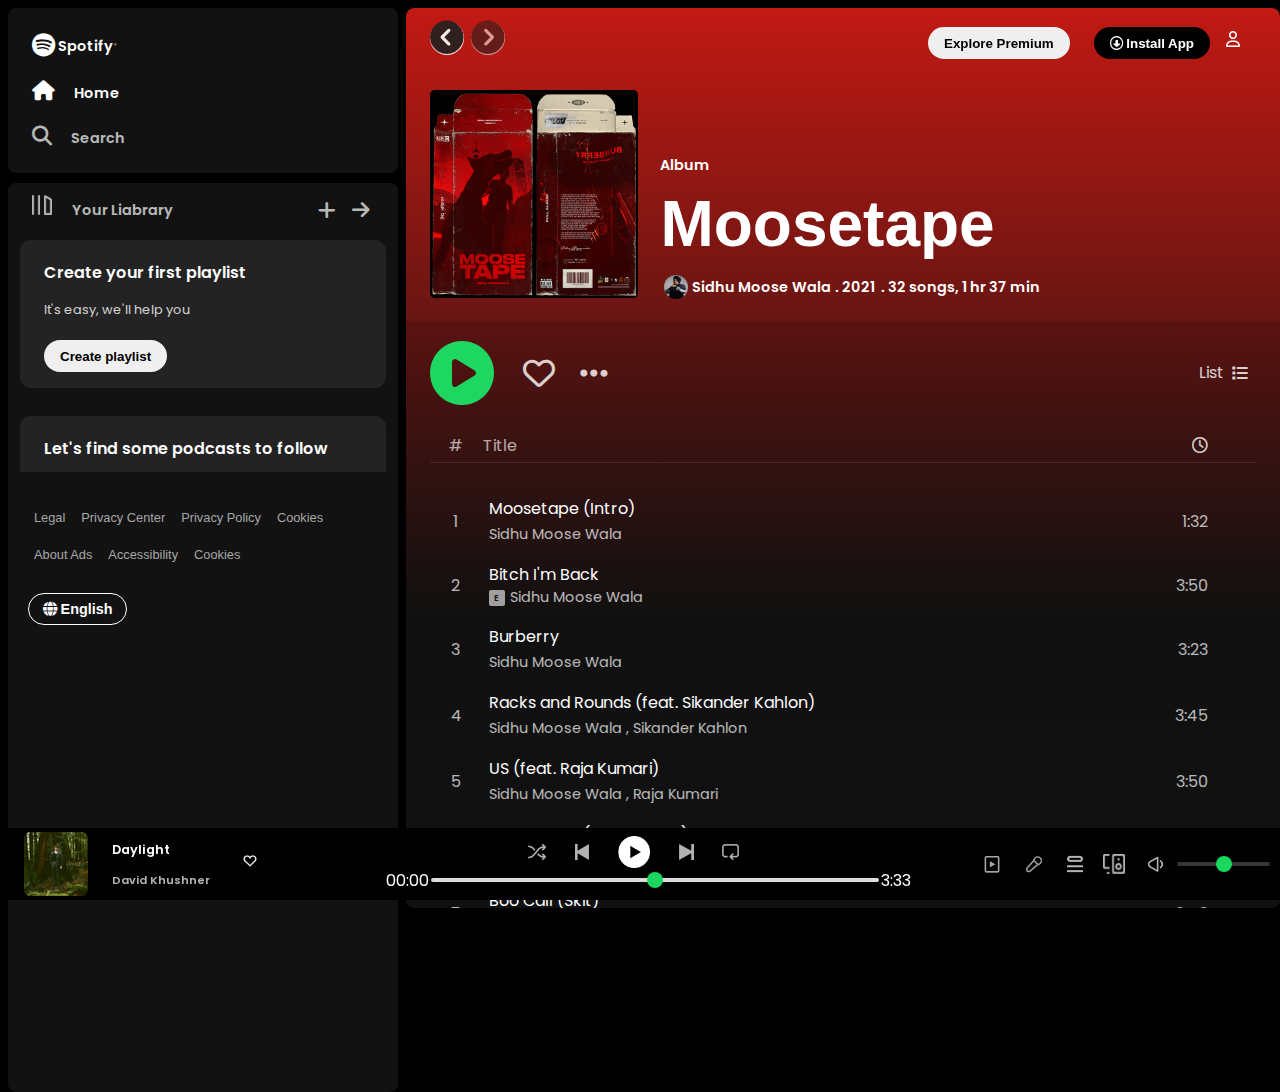
<file: moosetape.html>
<!DOCTYPE html>
<html lang="en">
<head>
  <meta charset="UTF-8">
  <meta name="viewport" content="width=device-width, initial-scale=1.0">
  <link rel="stylesheet" href="https://cdnjs.cloudflare.com/ajax/libs/font-awesome/6.4.0/css/all.min.css">
  <link href="./assets/spotify.png" rel="icon">
  <title>Moosetape - Album by Sidhu Moose Wala</title>
  <link rel="preconnect" href="https://fonts.googleapis.com">
<link rel="preconnect" href="https://fonts.gstatic.com" crossorigin>
<link href="https://fonts.googleapis.com/css2?family=Kalnia&family=Montserrat:wght@300;400;500;600;700&family=Poppins&display=swap" rel="stylesheet">
 <link rel="stylesheet" href="style.css">
 <style>
  
    .main-content {
        background-image: linear-gradient(to bottom, #c21913, #121212 16%);
        overflow: hidden;
    }

    .sticky-nav {
        background-color: rgba(138,74,11,0.001);
    }

    .backward_icon {
     opacity: 0.9;
     color: #121212ee;
     background-color: white;
     font-size: 2.1rem;
     border-radius: 50%;
     cursor: pointer;
    }

    .fa-circle-chevron-right {
     opacity: 0.55;
     color: #121212ee;
     background-color: white;
     font-size: 2.1rem;
     border-radius: 50%;
     margin-left: 0.2rem;
     cursor:not-allowed;
    }

    .sng-allinfo {
     margin-left: 1.5rem;
    }

    .sng-pht {
        height: 14.5rem;
        width: 14.5rem;
        border-radius: 0.3rem;
        margin-top: 1.2rem;
        transition: 0.2s;
    }

    .sng-pht:hover {
     transform: scale(1.04);
    }

    .sng-info {
        display: flex;
        flex-flow: column;
        flex: 1;
        z-index: 0;
        position: relative;
        top: 3.5rem;
        width: 47%;
        margin-left: 1.4rem;
        margin-top: 1.8rem;
    }

    .album {
        font-size: 0.9rem;
        font-weight: 600;
        margin: 0;
    }

   .sng-name {
    font-size: 6rem;
    display: flex;
    align-items: center;
    height: 6rem;
    margin-bottom: 1rem;
    font-family: "Archivo Black", sans-serif;
    font-weight: bolder;
   }

   @media (max-width:1300px) {
    .sng-name {
        font-size: 4rem;
        margin-bottom: 0rem;
    }

    .sng-pht {
        height: 13rem;
        width: 13rem;
    }
   }

   @media (max-width:1211px) {
    .sng-name {
        font-size: 3.8rem;
        margin-bottom: 0rem;
    }

    .album,.ext-info {
     font-size: .8rem
    }

    .sng-pht {
        height: 13rem;
        width: 13rem;
    }
   }

   .singer-img {
    height: 1.5rem;
    width: 1.5rem;
    border-radius: 50%;
    margin-right: 0.3rem;
    margin-left: 0.2rem;
   }

   .singer-img img {
    height: 1.5rem;
    width: 1.5rem;
    border-radius: 50%;
   }

    .ext-info {
        font-size: 0.9rem;
        font-weight: 600;
        margin: 0;
        display: flex;
        align-items: center;
        margin-top: 0.2rem;
    }

    .ext-info a:hover {
     text-decoration: underline white;
    }

    .dot {
        padding: 0px 0.2rem;
    }

    .options {
     margin-top: 1rem;
     padding: 1.25rem;
     padding-left: 0;
     width: 100%;
     align-items: center;
    }

    .options-ele {
     display: flex;
     align-items: center;
     justify-content: space-between;
     margin: 0 1.5rem 0 1.5rem;
    }

    .options-ele i,span {
     cursor: pointer;
    }

    .sng-allinfo {
     display: flex;
    }

    .sng-play {
     font-size: 4rem;
     padding-right: 1.8rem;
     color: #1ed760;
     opacity: 1;
     transition: 0.2s;
    }

    .sng-play:hover {
     transform: scale(1.06);
    }

    .sng-like {
     font-size: 2rem;
     padding-right: 1.6rem;
     opacity: 0.8;
    }
     
    .sng-opt {
     font-size: 2rem;
     opacity: 0.8;
    }

    .sng-list {
     font-size: 1rem;
     padding-left: 0.5rem;
    }

    .list-ele {
     opacity: 0.8;
     padding-right: 0.5rem;
    }

    .list-ele:hover {
     opacity: 1;
    }

    .list-items {
     display: flex;
     align-items: center;
    }

    .sng-like:hover{
     opacity: 1;
    }
    
    .sng-opt:hover {
     opacity: 1;
    }

    .has {
     padding-right: 1rem;
    }

    .sng-content {
     margin-bottom: 1.5rem;
    }

    .sng-title {
     padding-left: 1.2rem;
     padding-right: 3rem;
     display: flex;
     justify-content: space-between;
     margin-top: 0.5rem;
    }

    .content-spacing {
     margin: 0 1.5rem 0 1.5rem;
    }

    .sng-title span {
     font-size: 1rem;
     opacity: 0.8;
    }

    .t-line {
     width: 100%;
    height: 1px;
    border-top: 1px solid white;
    opacity: 0.1;
    margin-top: 0.3rem;
    }

    .songs {
     padding: 0.5rem;
     padding-left: 0.7rem;
     display: flex;
     align-items: center;
     justify-content: space-between;
     margin-left: 0.6rem;
    }

    .sng:hover {
     text-decoration: underline white;
    }

    .sng-sing-name {
     display: flex;
     align-items: center;
    }

    .explicit {
     background-color: hsla(0, 0%, 100%, .6);
     color: #121212;
     font-size: 9px;
     font-weight: 600;
     border-radius: 2px;
     height: 10px;
     width: 0.35rem;
     line-height: 10px;
     padding: 3px 5px;
     margin-right: 0.3rem;
    }

    .manan-art {
     font-size: 0.9rem;
     opacity: 0.7;
    }   

    .manan-art:hover {
     text-decoration: underline white;
    }
    
    .bhupi-art,.raj {
     font-size: 0.9rem;
     opacity: 0.7;
    }

    .raj:hover {
     text-decoration: underline white;
    }

    .bhupi-art:hover {
     text-decoration: underline white;
    }

    .sng-artist-info {
     padding-left: 0rem;
    }

    .sng-no {
     display: flex;
     align-items: center;
    }

    .sng-number {
     opacity: 0.7;
    }

    .one {
     padding-left: 0.15rem;
    }

    .play-sym {
     width: 2.4rem;
    }

    .fa-play {
     opacity: 0;
     cursor: auto;
    }

    .sng-time-info {
     padding-right: 0.6rem;
    }

    .sng-fav {
     opacity: 0;
    }

    .more-options {
     opacity: 0;
    }

    .sng-time {
     padding-right: 0.8rem;
     padding-left: 1.5rem;
     opacity: 0.7;
     cursor: auto;
    }

    .songs:hover {
     background-color: rgba(255, 255, 255, 0.108);
     border-radius: 0.2rem;

      .sng-fav {
          opacity: 0.7;
      }

      .sng-fav:hover {
          opacity: 1;
      }

      .more-options {
          opacity: 1;
      }

      .sng-number {
          display: none;
      }

      .fa-play {
          opacity: 1;
          padding-right: 0.9rem;
      }

      .manan-art,.bhupi-art,.raj {
          opacity: 1;
      }

    }

    .movie-info {
     opacity: 0.7;
     margin-top: 2rem;
    }

    .movie-info p {
     margin: 0;
    }

    .suggestion {
     display: flex;
     align-items: center;
     justify-content: space-between;
     margin: 2.5rem 1.5rem 0 1.5rem;
    }

    .suggestion span p {
     font-size: 0.88rem;
     opacity: 0.7;
     font-weight: 600;
    }

    .suggestion span p:hover {
     text-decoration: underline rgb(255, 255, 255,0.8);
    }

    .suggestion h2 {
     margin: 0;
     padding: 0;
     font-size: 1.5rem;
     opacity: 1;
    }

    .suggestion h2:hover {
     text-decoration: underline white;
    }

    .back-clr {
     background-image: linear-gradient(to bottom, rgb(0,0,0,0.12), #121212 60%);
    }

 </style>
</head>
<body>
 <div class="main">
     <div class="sidebar">
          <div class="nav">
               <div class="nav-option" style="opacity: 1;">
                    <i class="fa-brands fa-spotify logo"></i><a href="#" class="name">Spotify</a><sup><i class="fa-regular fa-registered reg"></i></sup>
               </div>
               <div class="nav-option"  style="opacity: 1;">
                    <a href="" class="home-page-btn">
                         <i class="fa-solid fa-house"></i>
                         <a href="index.html">Home</a>
                    </a>
               </div>
               <div class="nav-option">
                    <a href="" class="search-page-btn">
                         <i class="fa-solid fa-magnifying-glass"></i>
                         <a href="search.html">Search</a>     
                    </a>
               </div>
           </div>
           <div class="library">
               <div class="option">
                <div class="lib-option nav-option">
                     <img src="./assets/library_icon.png">
                    <a href="#">Your Liabrary</a>
                </div>
                <div class="icons">
                  <i class="fa-solid fa-plus"></i>
                  <i class="fa-solid fa-arrow-right"></i>
                </div>
               </div>
               <div class="boxes">
                <div class="box">
                    <p class="para1">Create your first playlist</p>
                    <p class="para2">It's easy, we'll help you</p>
                    <button class="badge">Create playlist</button>
                </div>
                <div class="box">
                    <p class="para1">Let's find some podcasts to follow</p>
                    <p class="para2">We'll keep you updated on new episodes</p>
                    <button class="badge">Browse podcasts</button>
                </div>
               </div>
               <div class="lib-buttons">
                    <button class="lib-btns">Legal</button>
                    <button class="lib-btns">Privacy Center</button>
                    <button class="lib-btns">Privacy Policy</button>
                    <button class="lib-btns">Cookies</button>
                    <button class="lib-btns">About Ads</button>
                    <button class="lib-btns">Accessibility</button>
                    <button class="lib-btns">Cookies</button>
                </div>
                <div class="lib-btn">
                    <button class="lang-btn">
                         <i class="fa-solid fa-globe"></i> English
                    </button>
                </div>
           </div>
     </div>
  <div class="background">
     <div class="main-content">
          <div class="section">
               <div class="head">
                   <div class="sticky-nav">
                       <div class="sticky-nav-icons">
                         <a href="index.html"><i class="fa-solid fa-circle-chevron-left backward_icon"></i></a>
                         <i class="fa-solid fa-circle-chevron-right hide"></i>
                       </div>
                       <div class="sticky-nav-options">
                            <button class="badge nav-items hide">Explore Premium</button>
                            <button class="badge nav-items dark-badge"><i class="fa-regular fa-circle-down"></i> Install App</button>
                            <i class="fa-regular fa-user nav-items"></i>
                       </div>
                  </div>
                  <div class="sng-allinfo">
                       <span class="sng-img">
                           <img src="./assets/ab67616d0000b2731d1cc2e40d533d7bcebf5dae.jpeg" class="sng-pht">
                       </span>
                      <span class="sng-info">
                        <span class="album">Album</span>
                        <span class="sng-name">Moosetape</span>
                         <div class="ext-info">
                            <span class="singer-img"><img src="./assets/sidhu moose wala.jpeg"></span>
                            <a href="#">Sidhu Moose Wala</a>
                            <span class="dot">. 
                               <span>2021</span>
                            <span class="dot">.
                               <span>32 songs, 1 hr 37 min</span>
                            </span>
                         </div>
                      </span>    
                  </div>
               </div>
              <div class="back-clr">
               <div class="options">
                    <div class="options-ele">
                         <span class="list-items">
                              <i class="fa-solid fa-circle-play sng-play"></i>
                              <i class="fa-regular fa-heart sng-like"></i>
                              <i class="fa-solid fa-ellipsis sng-opt"></i>     
                         </span>
                         <span class="list-ele list-items">
                              <span for="list">List</span>
                              <i class="fa-solid fa-list sng-list" id="list"></i>
                         </span>
                     </div>
                   </div>
                   <div class="content-spacing">
                     <div class="sng-content">
                          <div class="sng-title">
                               <span>
                                    <span class="has">#</span>
                                    <span>Title</span>
                               </span>
                               <span><i class="fa-regular fa-clock"></i></span>
                          </div>
                          <div class="t-line"></div>
                     </div>
                     <div class="songs">
                         <span class="sng-no">
                              <span class="play-sym">
                                   <span class="sng-number one">1</span>                
                                   <i class="fa-solid fa-play"></i>
                             </span>
                             <span class="sng-artist-info">
                                  <span class="sng">Moosetape (Intro)</span>
                                  <br>
                                  <span class="manan-art">Sidhu Moose Wala</span>
                             </span>    
                         </span>
                         <span class="sng-time-info">
                              <i class="fa-regular fa-heart sng-fav"></i>
                              <span class="sng-time">1:32</span>
                              <i class="fa-solid fa-ellipsis more-options"></i>          
                         </span>
                     </div>
                     <div class="songs">
                         <span class="sng-no">
                              <span class="play-sym">
                                   <span class="sng-number ">2</span>                
                                   <i class="fa-solid fa-play"></i>
                             </span>
                             <span class="sng-artist-info">
                                  <span class="sng">Bitch I'm Back</span>
                                  <br>
                                  <span class="sng-sing-name">
                                      <span class="explicit">E</span>
                                      <span class="bhupi-art">Sidhu Moose Wala</span>    
                                  </span>
                             </span>    
                         </span>
                         <span class="sng-time-info">
                              <i class="fa-regular fa-heart sng-fav"></i>
                              <span class="sng-time">3:50</span>
                              <i class="fa-solid fa-ellipsis more-options"></i>          
                         </span>
                     </div>
                     <div class="songs">
                         <span class="sng-no">
                              <span class="play-sym">
                                   <span class="sng-number">3</span>                
                                   <i class="fa-solid fa-play"></i>
                             </span>
                             <span class="sng-artist-info">
                                  <span class="sng">Burberry</span>
                                  <br>
                                  <span class="manan-art">Sidhu Moose Wala</span>
                             </span>    
                         </span>
                         <span class="sng-time-info">
                              <i class="fa-regular fa-heart sng-fav"></i>
                              <span class="sng-time">3:23</span>
                              <i class="fa-solid fa-ellipsis more-options"></i>          
                         </span>
                     </div>
                     <div class="songs">
                         <span class="sng-no">
                              <span class="play-sym">
                                   <span class="sng-number">4</span>                
                                   <i class="fa-solid fa-play"></i>
                             </span>
                             <span class="sng-artist-info">
                                  <span class="sng">Racks and Rounds (feat. Sikander Kahlon)</span>
                                  <br>
                                  <span class="manan-art">Sidhu Moose Wala</span>
                                  <span class="bhupi-art">, Sikander Kahlon</span>
                             </span>    
                         </span>
                         <span class="sng-time-info">
                              <i class="fa-regular fa-heart sng-fav"></i>
                              <span class="sng-time">3:45</span>
                              <i class="fa-solid fa-ellipsis more-options"></i>          
                         </span>
                     </div>
                     <div class="songs">
                         <span class="sng-no">
                              <span class="play-sym">
                                   <span class="sng-number">5</span>                
                                   <i class="fa-solid fa-play"></i>
                             </span>
                             <span class="sng-artist-info">
                                  <span class="sng">US (feat. Raja Kumari)</span>
                                  <br>
                                  <span class="manan-art">Sidhu Moose Wala</span>
                                  <span class="bhupi-art">, Raja Kumari</span>
                             </span>    
                         </span>
                         <span class="sng-time-info">
                              <i class="fa-regular fa-heart sng-fav"></i>
                              <span class="sng-time">3:50</span>
                              <i class="fa-solid fa-ellipsis more-options"></i>          
                         </span>
                     </div>
                     <div class="songs">
                         <span class="sng-no">
                              <span class="play-sym">
                                   <span class="sng-number">6</span>                
                                   <i class="fa-solid fa-play"></i>
                             </span>
                             <span class="sng-artist-info">
                                  <span class="sng">Moosedrilla (feat. DIVINE)</span>
                                  <br>
                                  <span class="manan-art">Sidhu Moose Wala</span>
                                  <span class="bhupi-art">, DIVINE</span>
                             </span>    
                         </span>
                         <span class="sng-time-info">
                              <i class="fa-regular fa-heart sng-fav"></i>
                              <span class="sng-time">3:52</span>
                              <i class="fa-solid fa-ellipsis more-options"></i>          
                         </span>
                     </div>
                     <div class="songs">
                         <span class="sng-no">
                              <span class="play-sym">
                                   <span class="sng-number">7</span>                
                                   <i class="fa-solid fa-play"></i>
                             </span>
                             <span class="sng-artist-info">
                                  <span class="sng">Boo Call (Skit)</span>
                                  <br>
                                  <span class="manan-art">Sidhu Moose Wala</span>
                             </span>    
                         </span>
                         <span class="sng-time-info">
                              <i class="fa-regular fa-heart sng-fav"></i>
                              <span class="sng-time">0:43</span>
                              <i class="fa-solid fa-ellipsis more-options"></i>          
                         </span>
                     </div>
                     <div class="songs">
                         <span class="sng-no">
                              <span class="play-sym">
                                   <span class="sng-number">8</span>                
                                   <i class="fa-solid fa-play"></i>
                             </span>
                             <span class="sng-artist-info">
                                  <span class="sng">Brown Shortie (feat. Sonam Bajwa)</span>
                                  <br>
                                  <span class="manan-art">Sidhu Moose Wala</span>
                                  <span class="bhupi-art">, Sonam Bajwa</span>
                             </span>    
                         </span>
                         <span class="sng-time-info">
                              <i class="fa-regular fa-heart sng-fav"></i>
                              <span class="sng-time">3:28</span>
                              <i class="fa-solid fa-ellipsis more-options"></i>          
                         </span>
                     </div>
                     <div class="songs">
                       <span class="sng-no">
                            <span class="play-sym">
                                 <span class="sng-number">9</span>                
                                 <i class="fa-solid fa-play"></i>
                           </span>
                           <span class="sng-artist-info">
                                <span class="sng">Aroma</span>
                                <br>
                                <span class="manan-art">Sidhu Moose Wala</span>
                           </span>    
                       </span>
                       <span class="sng-time-info">
                            <i class="fa-regular fa-heart sng-fav"></i>
                            <span class="sng-time">4:16</span>
                            <i class="fa-solid fa-ellipsis more-options"></i>          
                       </span>
                   </div>
                   <div class="songs">
                       <span class="sng-no">
                            <span class="play-sym">
                                 <span class="sng-number two">10</span>                
                                 <i class="fa-solid fa-play"></i>
                           </span>
                           <span class="sng-artist-info">
                                <span class="sng">Real One (Skit)</span>
                                <br>
                                <span class="sng-sing-name">
                                  <span class="explicit">E</span>
                                  <span class="bhupi-art">Sidhu Moose Wala</span>    
                                </span>
                           </span>    
                       </span>
                       <span class="sng-time-info">
                            <i class="fa-regular fa-heart sng-fav"></i>
                            <span class="sng-time">0:44</span>
                            <i class="fa-solid fa-ellipsis more-options"></i>          
                       </span>
                   </div>
                   <div class="songs">
                       <span class="sng-no">
                            <span class="play-sym">
                                 <span class="sng-number two">11</span>                
                                 <i class="fa-solid fa-play"></i>
                           </span>
                           <span class="sng-artist-info">
                                <span class="sng">GOAT</span>
                                <br>
                                <span class="manan-art">Sidhu Moose Wala</span>
                                <span class="bhupi-art">, Wazir Patar</span>
                           </span>    
                       </span>
                       <span class="sng-time-info">
                            <i class="fa-regular fa-heart sng-fav"></i>
                            <span class="sng-time">3:34</span>
                            <i class="fa-solid fa-ellipsis more-options"></i>          
                       </span>
                   </div>
                   <div class="songs">
                       <span class="sng-no">
                            <span class="play-sym">
                                 <span class="sng-number two">12</span>                
                                 <i class="fa-solid fa-play"></i>
                           </span>
                           <span class="sng-artist-info">
                                <span class="sng">Sidhu Son</span>
                                <br>
                                <span class="manan-art">Sidhu Moose Wala</span>
                           </span>    
                       </span>
                       <span class="sng-time-info">
                            <i class="fa-regular fa-heart sng-fav"></i>
                            <span class="sng-time">3:37</span>
                            <i class="fa-solid fa-ellipsis more-options"></i>          
                       </span>
                   </div>
                   <div class="songs">
                       <span class="sng-no">
                            <span class="play-sym">
                                 <span class="sng-number two">13</span>                
                                 <i class="fa-solid fa-play"></i>
                           </span>
                           <span class="sng-artist-info">
                                <span class="sng">Chacha Huu (Skit)</span>
                                <br>
                                <span class="manan-art">Sidhu Moose Wala</span>
                           </span>    
                       </span>
                       <span class="sng-time-info">
                            <i class="fa-regular fa-heart sng-fav"></i>
                            <span class="sng-time">0:46</span>
                            <i class="fa-solid fa-ellipsis more-options"></i>          
                       </span>
                   </div>
                   <div class="songs">
                       <span class="sng-no">
                            <span class="play-sym">
                                 <span class="sng-number two">14</span>                
                                 <i class="fa-solid fa-play"></i>
                           </span>
                           <span class="sng-artist-info">
                                <span class="sng">Me and My Girlfriend</span>
                                <br>
                                <span class="manan-art">Sidhu Moose Wala</span>
                           </span>    
                       </span>
                       <span class="sng-time-info">
                            <i class="fa-regular fa-heart sng-fav"></i>
                            <span class="sng-time">3:23</span>
                            <i class="fa-solid fa-ellipsis more-options"></i>          
                       </span>
                   </div>
                   <div class="songs">
                       <span class="sng-no">
                            <span class="play-sym">
                                 <span class="sng-number two">15</span>                
                                 <i class="fa-solid fa-play"></i>
                           </span>
                           <span class="sng-artist-info">
                                <span class="sng">These Days (feat. Bohemia)</span>
                                <br>
                                <span class="manan-art">Sidhu Moose Wala</span>
                                <span class="bhupi-art">, Bohemia</span>
                           </span>    
                       </span>
                       <span class="sng-time-info">
                            <i class="fa-regular fa-heart sng-fav"></i>
                            <span class="sng-time">3:29</span>
                            <i class="fa-solid fa-ellipsis more-options"></i>          
                       </span>
                   </div>
                   <div class="songs">
                       <span class="sng-no">
                            <span class="play-sym">
                                 <span class="sng-number two">16</span>                
                                 <i class="fa-solid fa-play"></i>
                           </span>
                           <span class="sng-artist-info">
                                <span class="sng">Ultimatum (Intro)</span>
                                <br>
                                <span class="manan-art">Sidhu Moose Wala</span>
                           </span>    
                       </span>
                       <span class="sng-time-info">
                            <i class="fa-regular fa-heart sng-fav"></i>
                            <span class="sng-time">1:30</span>
                            <i class="fa-solid fa-ellipsis more-options"></i>          
                       </span>
                   </div>
                   <div class="songs">
                       <span class="sng-no">
                            <span class="play-sym">
                                 <span class="sng-number two">17</span>                
                                 <i class="fa-solid fa-play"></i>
                           </span>
                           <span class="sng-artist-info">
                                <span class="sng">Signed to God</span>
                                <br>
                                <span class="manan-art">Sidhu Moose Wala</span>
                           </span>    
                       </span>
                       <span class="sng-time-info">
                            <i class="fa-regular fa-heart sng-fav"></i>
                            <span class="sng-time">2:27</span>
                            <i class="fa-solid fa-ellipsis more-options"></i>          
                       </span>
                   </div>
                   <div class="songs">
                       <span class="sng-no">
                            <span class="play-sym">
                                 <span class="sng-number two">18</span>                
                                 <i class="fa-solid fa-play"></i>
                           </span>
                           <span class="sng-artist-info">
                                <span class="sng">Regret</span>
                                <br>
                                <span class="manan-art">Sidhu Moose Wala</span>
                           </span>    
                       </span>
                       <span class="sng-time-info">
                            <i class="fa-regular fa-heart sng-fav"></i>
                            <span class="sng-time">5:11</span>
                            <i class="fa-solid fa-ellipsis more-options"></i>          
                       </span>
                   </div>
                   <div class="songs">
                       <span class="sng-no">
                            <span class="play-sym">
                                 <span class="sng-number two">19</span>                
                                 <i class="fa-solid fa-play"></i>
                           </span>
                           <span class="sng-artist-info">
                                <span class="sng">Pind Hood Damn Good (RMG Intro)</span>
                                <br>
                                <span class="manan-art">Sidhu Moose Wala</span>
                           </span>    
                       </span>
                       <span class="sng-time-info">
                            <i class="fa-regular fa-heart sng-fav"></i>
                            <span class="sng-time">1:15</span>
                            <i class="fa-solid fa-ellipsis more-options"></i>          
                       </span>
                   </div>
                   <div class="songs">
                       <span class="sng-no">
                            <span class="play-sym">
                                 <span class="sng-number two">20</span>                
                                 <i class="fa-solid fa-play"></i>
                           </span>
                           <span class="sng-artist-info">
                                <span class="sng">Malwa Block</span>
                                <br>
                                <span class="manan-art">Sidhu Moose Wala</span>
                                <span class="bhupi-art">, Wazir Patar</span>
                           </span>    
                       </span>
                       <span class="sng-time-info">
                            <i class="fa-regular fa-heart sng-fav"></i>
                            <span class="sng-time">3:59</span>
                            <i class="fa-solid fa-ellipsis more-options"></i>          
                       </span>
                   </div>
                   <div class="songs">
                       <span class="sng-no">
                            <span class="play-sym">
                                 <span class="sng-number two">21</span>                
                                 <i class="fa-solid fa-play"></i>
                           </span>
                           <span class="sng-artist-info">
                                <span class="sng">B & W</span>
                                <br>
                                <span class="manan-art">Sidhu Moose Wala</span>
                           </span>    
                       </span>
                       <span class="sng-time-info">
                            <i class="fa-regular fa-heart sng-fav"></i>
                            <span class="sng-time">4:05</span>
                            <i class="fa-solid fa-ellipsis more-options"></i>          
                       </span>
                   </div>
                   <div class="songs">
                       <span class="sng-no">
                            <span class="play-sym">
                                 <span class="sng-number two">22</span>                
                                 <i class="fa-solid fa-play"></i>
                           </span>
                           <span class="sng-artist-info">
                                <span class="sng">Celebrity Killer (feat. Tion Wayne)</span>
                                <br>
                                <span class="manan-art">Sidhu Moose Wala</span>
                                <span class="bhupi-art">, Tion Wayne</span>
                           </span>    
                       </span>
                       <span class="sng-time-info">
                            <i class="fa-regular fa-heart sng-fav"></i>
                            <span class="sng-time">3:23</span>
                            <i class="fa-solid fa-ellipsis more-options"></i>          
                       </span>
                   </div>
                   <div class="songs">
                       <span class="sng-no">
                            <span class="play-sym">
                                 <span class="sng-number two">23</span>                
                                 <i class="fa-solid fa-play"></i>
                           </span>
                           <span class="sng-artist-info">
                                <span class="sng">Invincible (feat. Stefflon Don)</span>
                                <br>
                                <span class="manan-art">Sidhu Moose Wala</span>
                                <span class="bhupi-art">, Stefflon Don</span>
                           </span>    
                       </span>
                       <span class="sng-time-info">
                            <i class="fa-regular fa-heart sng-fav"></i>
                            <span class="sng-time">4:04</span>
                            <i class="fa-solid fa-ellipsis more-options"></i>          
                       </span>
                   </div>
                   <div class="songs">
                       <span class="sng-no">
                            <span class="play-sym">
                                 <span class="sng-number two">24</span>                
                                 <i class="fa-solid fa-play"></i>
                           </span>
                           <span class="sng-artist-info">
                                <span class="sng">Amli Talk (Skit)</span>
                                <br>
                                <span class="manan-art">Sidhu Moose Wala</span>
                           </span>    
                       </span>
                       <span class="sng-time-info">
                            <i class="fa-regular fa-heart sng-fav"></i>
                            <span class="sng-time">0:44</span>
                            <i class="fa-solid fa-ellipsis more-options"></i>          
                       </span>
                   </div>
                   <div class="songs">
                       <span class="sng-no">
                            <span class="play-sym">
                                 <span class="sng-number two">25</span>                
                                 <i class="fa-solid fa-play"></i>
                           </span>
                           <span class="sng-artist-info">
                                <span class="sng">G-Shit (feat. Blockboi Twitch)</span>
                                <br>
                                <span class="manan-art">Sidhu Moose Wala</span>
                                <span class="bhupi-art">, Blockboi Twitch</span>
                           </span>    
                       </span>
                       <span class="sng-time-info">
                            <i class="fa-regular fa-heart sng-fav"></i>
                            <span class="sng-time">3:53</span>
                            <i class="fa-solid fa-ellipsis more-options"></i>          
                       </span>
                   </div>
                   <div class="songs">
                       <span class="sng-no">
                            <span class="play-sym">
                                 <span class="sng-number two">26</span>                
                                 <i class="fa-solid fa-play"></i>
                           </span>
                           <span class="sng-artist-info">
                                <span class="sng">Built Different</span>
                                <br>
                                <span class="manan-art">Sidhu Moose Wala</span>
                           </span>    
                       </span>
                       <span class="sng-time-info">
                            <i class="fa-regular fa-heart sng-fav"></i>
                            <span class="sng-time">4:07</span>
                            <i class="fa-solid fa-ellipsis more-options"></i>          
                       </span>
                   </div>
                   <div class="songs">
                       <span class="sng-no">
                            <span class="play-sym">
                                 <span class="sng-number two">27</span>                
                                 <i class="fa-solid fa-play"></i>
                           </span>
                           <span class="sng-artist-info">
                                <span class="sng">Trial Day (Skit)</span>
                                <br>
                                <span class="manan-art">Sidhu Moose Wala</span>
                           </span>    
                       </span>
                       <span class="sng-time-info">
                            <i class="fa-regular fa-heart sng-fav"></i>
                            <span class="sng-time">1:59</span>
                            <i class="fa-solid fa-ellipsis more-options"></i>          
                       </span>
                   </div>
                   <div class="songs">
                       <span class="sng-no">
                            <span class="play-sym">
                                 <span class="sng-number two">28</span>                
                                 <i class="fa-solid fa-play"></i>
                           </span>
                           <span class="sng-artist-info">
                                <span class="sng">Calaboose</span>
                                <br>
                                <span class="manan-art">Sidhu Moose Wala</span>
                           </span>    
                       </span>
                       <span class="sng-time-info">
                            <i class="fa-regular fa-heart sng-fav"></i>
                            <span class="sng-time">4:05</span>
                            <i class="fa-solid fa-ellipsis more-options"></i>          
                       </span>
                   </div>
                   <div class="songs">
                       <span class="sng-no">
                            <span class="play-sym">
                                 <span class="sng-number two">29</span>                
                                 <i class="fa-solid fa-play"></i>
                           </span>
                           <span class="sng-artist-info">
                                <span class="sng">Facts (Skit)</span>
                                <br>
                                <span class="manan-art">Sidhu Moose Wala</span>
                           </span>    
                       </span>
                       <span class="sng-time-info">
                            <i class="fa-regular fa-heart sng-fav"></i>
                            <span class="sng-time">1:11</span>
                            <i class="fa-solid fa-ellipsis more-options"></i>          
                       </span>
                   </div>
                   <div class="songs">
                       <span class="sng-no">
                            <span class="play-sym">
                                 <span class="sng-number two">30</span>                
                                 <i class="fa-solid fa-play"></i>
                           </span>
                           <span class="sng-artist-info">
                                <span class="sng">295</span>
                                <br>
                                <span class="manan-art">Sidhu Moose Wala</span>
                           </span>    
                       </span>
                       <span class="sng-time-info">
                            <i class="fa-regular fa-heart sng-fav"></i>
                            <span class="sng-time">4:30</span>
                            <i class="fa-solid fa-ellipsis more-options"></i>          
                       </span>
                   </div>
                   <div class="songs">
                       <span class="sng-no">
                            <span class="play-sym">
                                 <span class="sng-number two">31</span>                
                                 <i class="fa-solid fa-play"></i>
                           </span>
                           <span class="sng-artist-info">
                                <span class="sng">IDGAF (feat. Morrisson)</span>
                                <br>
                                <span class="sng-sing-name">
                                  <span class="explicit">E</span>
                                  <span class="bhupi-art">Sidhu Moose Wala</span> 
                                  <span class="bhupi-art">, Morrisson</span>
                                </span>
                           </span>    
                       </span>
                       <span class="sng-time-info">
                            <i class="fa-regular fa-heart sng-fav"></i>
                            <span class="sng-time">2:56</span>
                            <i class="fa-solid fa-ellipsis more-options"></i>          
                       </span>
                   </div>
                   <div class="songs">
                       <span class="sng-no">
                            <span class="play-sym">
                                 <span class="sng-number two">32</span>                
                                 <i class="fa-solid fa-play"></i>
                           </span>
                           <span class="sng-artist-info">
                                <span class="sng">Power</span>
                                <br>
                                <span class="manan-art">Sidhu Moose Wala</span>
                           </span>    
                       </span>
                       <span class="sng-time-info">
                            <i class="fa-regular fa-heart sng-fav"></i>
                            <span class="sng-time">3:48</span>
                            <i class="fa-solid fa-ellipsis more-options"></i>          
                       </span>
                   </div>
                     <div class="movie-info">
                         <p style="font-size: 0.9rem;">May 15, 2021</p>
                         <p style="font-size: 0.7rem;">© 2021 Sidhu Moose Wala</p>
                         <p style="font-size: 0.7rem;">℗ 2021 Sidhu Moose Wala</p>
                     </div>
                  </div>
              </div>
               <div class="ext-song">
                  <div class="suggestion">
                       <span>
                            <h2>More By Sidhu Moose Wala</h2>
                       </span>
                       <span><p>See discography</p></span>
                  </div>
                  <div class="cards-container">
                      <div class="card">
                           <img src="./assets/ab67616d0000b2731d1cc2e40d533d7bcebf5dae.jpeg">
                           <p class="card-title">Moosetape</p>
                           <p class="card-info">2021</p>
                      </div>
                      <div class="card">
                           <img src="./assets/no name.jpeg">
                           <p class="card-title">No Name</p>
                           <p class="card-info">2022</p>
                      </div>
                      <div class="card">
                           <img src="./assets/drippy.jpeg">
                           <p class="card-title">Drippy</p>
                           <p class="card-info">2024</p>
                      </div>
                      <div class="card">
                           <img src="./assets/pbx 1.jpeg">
                           <p class="card-title">Pbx 1</p>
                           <p class="card-info">2018</p>
                      </div>
                      <div class="card">
                           <img src="./assets/chorni.jpeg">
                           <p class="card-title">Chorni</p>
                           <p class="card-info">2023</p>
                      </div>
                 </div>
               </div>
           </div>
                 <div class="footer">
                      <div class="sec-footer">
                           <div class="inner-box">
                                <div class="btns-box">
                                     <div class="comp">
                                          <h4>Company</h4>
                                          <button class="-btn">About</button><br>
                                          <button class="-btn">Jobs</button><br>
                                          <button class="-btn">For the Record</button><br>
                                     </div>
                                     <div class="comu">
                                          <h4>Communities</h4>
                                          <button class="-btn">For Artists</button><br>
                                          <button class="-btn">Developers</button><br>
                                          <button class="-btn">Advertising</button><br>
                                          <button class="-btn">Investors</button><br>
                                          <button class="-btn">Vendors</button><br>
                                     </div>
                                     <div class="links">
                                          <h4>Useful links</h4>
                                          <button class="-btn">Support</button><br>
                                          <button class="-btn">Free Mobile App</button><br>
                                     </div>
                                </div>
                                <div class="social">
                                     <div class="social-icons"><i class="fa-brands fa-instagram"></i></div>
                                     <div class="social-icons"><i class="fa-brands fa-twitter"></i></div>
                                     <div class="social-icons"><i class="fa-brands fa-facebook"></i></div>
                                </div>
                           </div>
                           <div class="line"></div>
                           <div class="last-box">
                                <div class="ftr-buttons">
                                     <button class="ftr-btn">Legal</button>
                                     <button class="ftr-btn">Privacy Center</button>
                                     <button class="ftr-btn">Privacy Policy</button>
                                     <button class="ftr-btn">Cookies</button>
                                     <button class="ftr-btn">About Ads</button>
                                     <button class="ftr-btn">Accessibility</button>
                                 </div>
                           <div class="year">
                              <p class="cpy-btn">&copy; 2024 Spotify AB</p>
                           </div>
                           </div>     
                      </div>     
                 </div>
         </div>       
     </div>
  <div class="music-player">
     <div class="album">
          <div class="album-elements">
               <div class="picture">
                    <img src="./assets/album_picture.jpeg" class="song-pic">
               </div>
               <div class="song">
                    <p class="song-name">Daylight</p>
                    <p class="singer-name">David Khushner</p>
               </div>
               <div class="album-btns">
                    <img src="./assets/album_icon1.png" class="album-btn">
               </div>
          </div>
     </div>
     <div class="player">
          <div class="player-controls">
               <img src="./assets/player_icon1.png" class="player-control-icons">
               <img src="./assets/player_icon2.png" class="player-control-icons">
               <img src="./assets/player_icon3.png" class="player-control-icons play">
               <img src="./assets/player_icon4.png" class="player-control-icons">
               <img src="./assets/player_icon5.png" class="player-control-icons">
          </div>
          <div class="playback-bar">
               <span class="curr-time">00:00</span>
               <input type="range" min="0" max="100" step="1" class="progress-bar">
               <span class="tot-time">3:33</span>
          </div>
     </div>
     <div class="controls">
          <div class="controls-icons">
               <img src="./assets/controls_icon1.png" class="buttons">
               <img src="./assets/controld_icon2.png" class="buttons">
               <img src="./assets/controls_icon3.png" class="buttons third">
               <img src="./assets/controls_icon4.png" class="buttons fourth">
               <img src="./assets/controls_icon5.png" class="buttons">
               <input type="range" min="0" max="100" step="1" class="volume-bar">     
          </div>
     </div>
  </div>
 </div>
 <script src="app.js"></script>
</body>
</html>
</file>
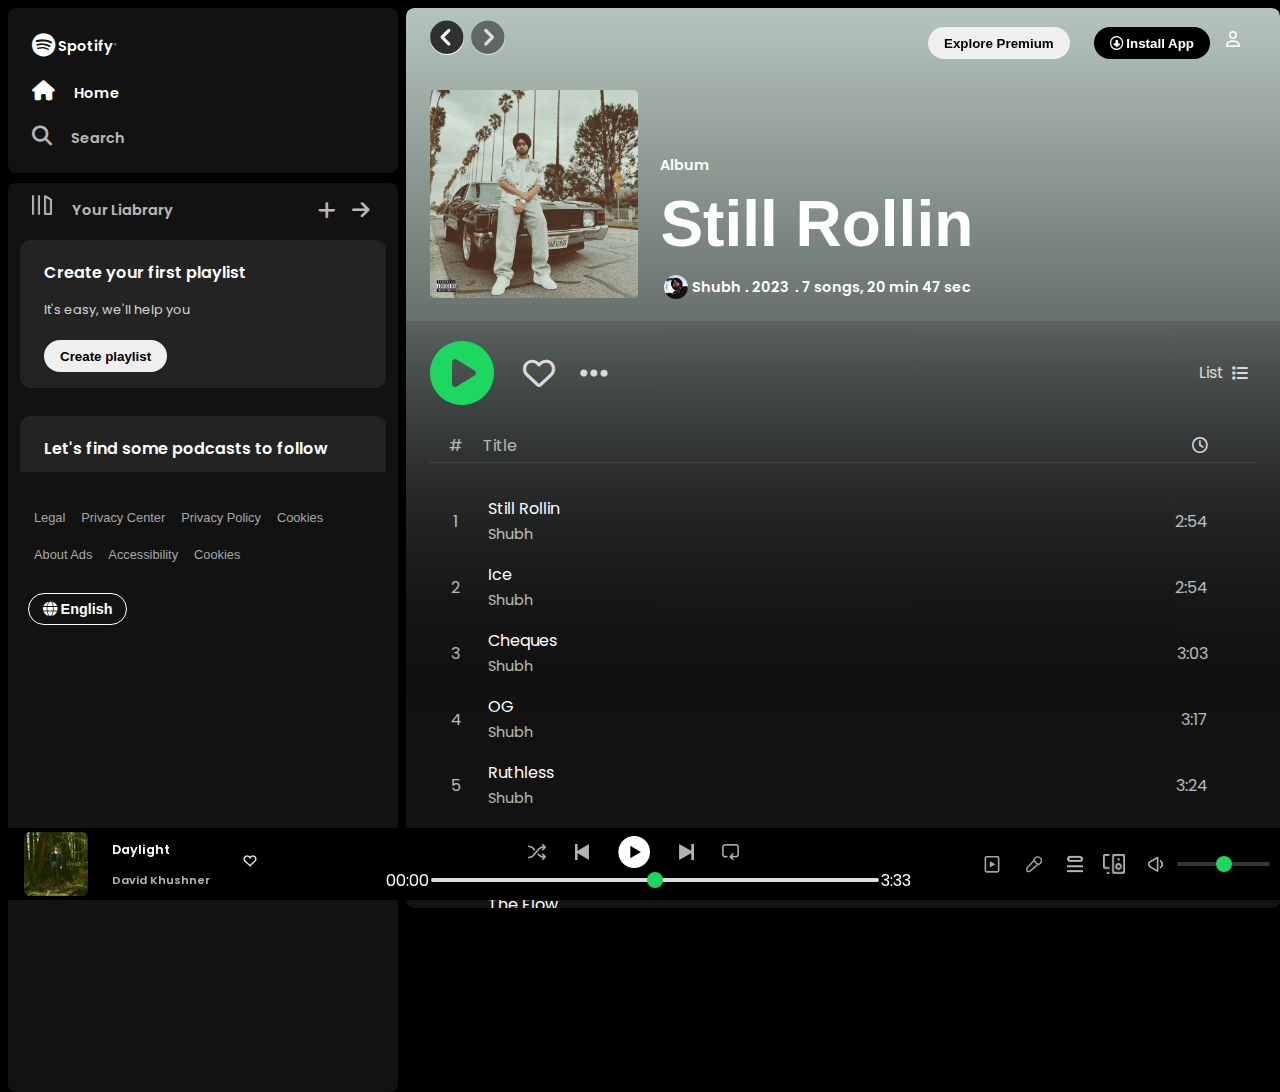
<file: still rolin.html>
<!DOCTYPE html>
<html lang="en">
<head>
  <meta charset="UTF-8">
  <meta name="viewport" content="width=device-width, initial-scale=1.0">
  <link rel="stylesheet" href="https://cdnjs.cloudflare.com/ajax/libs/font-awesome/6.4.0/css/all.min.css">
  <link href="./assets/spotify.png" rel="icon">
  <title>Still Rollin - Album by Shubh | Spotify</title>
  <link rel="preconnect" href="https://fonts.googleapis.com">
<link rel="preconnect" href="https://fonts.gstatic.com" crossorigin>
<link href="https://fonts.googleapis.com/css2?family=Kalnia&family=Montserrat:wght@300;400;500;600;700&family=Poppins&display=swap" rel="stylesheet">
 <link rel="stylesheet" href="style.css">
 <style>

    .main-content {
     background-image: linear-gradient(to bottom, #b5c5bd, #121212 30%);
     overflow: hidden;
    }

    .sticky-nav {
        background-color: rgba(138,74,11,0.001);
    }

    .backward_icon {
     opacity: 0.9;
     color: #121212ee;
     background-color: white;
     font-size: 2.1rem;
     border-radius: 50%;
     cursor: pointer;
    }

    .fa-circle-chevron-right {
     opacity: 0.55;
     color: #121212ee;
     background-color: white;
     font-size: 2.1rem;
     border-radius: 50%;
     margin-left: 0.2rem;
     cursor:not-allowed;
    }

    .sng-allinfo {
     margin-left: 1.5rem;
    }

    .sng-pht {
        height: 14.5rem;
        width: 14.5rem;
        border-radius: 0.3rem;
        margin-top: 1.2rem;
        transition: 0.2s;
    }

    .sng-pht:hover {
     transform: scale(1.04);
    }

    .sng-info {
        display: flex;
        flex-flow: column;
        flex: 1;
        z-index: 0;
        position: relative;
        top: 3.5rem;
        width: 47%;
        margin-left: 1.4rem;
        margin-top: 1.8rem;
    }

    .album {
        font-size: 0.9rem;
        font-weight: 600;
        margin: 0;
    }

   .sng-name {
    font-size: 6rem;
    display: flex;
    align-items: center;
    height: 6rem;
    margin-bottom: 1rem;
    font-family: "Archivo Black", sans-serif;
    font-weight: bolder;
   }

   @media (max-width:1300px) {
    .sng-name {
        font-size: 4rem;
        margin-bottom: 0rem;
    }

    .sng-pht {
        height: 13rem;
        width: 13rem;
    }
   }

   @media (max-width:1211px) {
    .sng-name {
        font-size: 3.8rem;
        margin-bottom: 0rem;
    }

    .album,.ext-info {
     font-size: .8rem
    }

    .sng-pht {
        height: 13rem;
        width: 13rem;
    }
   }

    .ext-info {
        font-size: 0.9rem;
        font-weight: 600;
        margin: 0;
        display: flex;
        align-items: center;
        margin-top: 0.2rem;
    }

    .ext-info a:hover {
     text-decoration: underline white;
    }

    .singer-img {
    height: 1.5rem;
    width: 1.5rem;
    border-radius: 50%;
    margin-right: 0.3rem;
    margin-left: 0.2rem;
   }

   .singer-img img {
    height: 1.5rem;
    width: 1.5rem;
    border-radius: 50%;
   }

    .dot {
        padding: 0px 0.2rem;
    }

    .options {
     margin-top: 1rem;
     padding: 1.25rem;
     padding-left: 0;
     width: 100%;
     align-items: center;
    }

    .options-ele {
     display: flex;
     align-items: center;
     justify-content: space-between;
     margin: 0 1.5rem 0 1.5rem;
    }

    .options-ele i,span {
     cursor: pointer;
    }

    .sng-allinfo {
     display: flex;
    }

    .sng-play {
     font-size: 4rem;
     padding-right: 1.8rem;
     color: #1ed760;
     opacity: 1;
     transition: 0.2s;
    }

    .sng-play:hover {
     transform: scale(1.06);
    }

    .sng-like {
     font-size: 2rem;
     padding-right: 1.6rem;
     opacity: 0.8;
    }
     
    .sng-opt {
     font-size: 2rem;
     opacity: 0.8;
    }

    .sng-list {
     font-size: 1rem;
     padding-left: 0.5rem;
    }

    .list-ele {
     opacity: 0.8;
     padding-right: 0.5rem;
    }

    .list-ele:hover {
     opacity: 1;
    }

    .list-items {
     display: flex;
     align-items: center;
    }

    .sng-like:hover{
     opacity: 1;
    }
    
    .sng-opt:hover {
     opacity: 1;
    }

    .has {
     padding-right: 1rem;
    }

    .sng-content {
     margin-bottom: 1.5rem;
    }

    .sng-title {
     padding-left: 1.2rem;
     padding-right: 3rem;
     display: flex;
     justify-content: space-between;
     margin-top: 0.5rem;
    }

    .sng-title span {
     font-size: 1rem;
     opacity: 0.8;
    }

    .t-line {
     width: 100%;
    height: 1px;
    border-top: 1px solid white;
    opacity: 0.1;
    margin-top: 0.3rem;
    }

    .content-spacing {
     margin: 0 1.5rem 0 1.5rem;
    }

    .songs {
     padding: 0.5rem;
     padding-left: 0.7rem;
     display: flex;
     align-items: center;
     justify-content: space-between;
     margin-left: 0.6rem;
    }

    .sng:hover {
     text-decoration: underline white;
    }

    .manan-art {
     font-size: 0.9rem;
     opacity: 0.7;
    }   

    .manan-art:hover {
     text-decoration: underline white;
    }
    
    .bhupi-art,.raj {
     font-size: 0.9rem;
     opacity: 0.7;
    }

    .raj:hover {
     text-decoration: underline white;
    }

    .bhupi-art:hover {
     text-decoration: underline white;
    }

    .sng-artist-info {
     padding-left: 0.6rem;
    }

    .sng-no {
     display: flex;
     align-items: center;
    }

    .sng-number {
     opacity: 0.7;
    }

    .one {
     padding-left: 0.15rem;
    }

    .play-sym {
     width: 1.7rem;
    }

    .fa-play {
     opacity: 0;
     cursor: auto;
    }

    .sng-time-info {
     padding-right: 0.6rem;
    }

    .sng-fav {
     opacity: 0;
    }

    .more-options {
     opacity: 0;
    }

    .sng-time {
     padding-right: 0.8rem;
     padding-left: 1.5rem;
     opacity: 0.7;
     cursor: auto;
    }

    .songs:hover {
     background-color: rgba(255, 255, 255, 0.108);
     border-radius: 0.2rem;

      .sng-fav {
          opacity: 0.7;
      }

      .sng-fav:hover {
          opacity: 1;
      }

      .more-options {
          opacity: 1;
      }

      .sng-number {
          display: none;
      }

      .fa-play {
          opacity: 1;
          padding-right: 0.9rem;
      }

      .manan-art,.bhupi-art,.raj {
          opacity: 1;
      }

    }

    .movie-info {
     opacity: 0.7;
     margin-top: 2rem;
    }

    .movie-info p {
     margin: 0;
    }

    .suggestion {
     display: flex;
     align-items: center;
     justify-content: space-between;
     margin: 2.5rem 1.5rem 0 1.5rem;
    }

    .suggestion span p {
     font-size: 0.88rem;
     opacity: 0.7;
     font-weight: 600;
    }

    .suggestion span p:hover {
     text-decoration: underline rgb(255, 255, 255,0.8);
    }

    .suggestion h2 {
     margin: 0;
     padding: 0;
     font-size: 1.5rem;
     opacity: 1;
    }

    .suggestion h2:hover {
     text-decoration: underline white;
    }

    .back-clr {
     background-image: linear-gradient(to bottom, rgb(0,0,0,0.12), #121212 60%);
    }

 </style>
</head>
<body>
 <div class="main">
     <div class="sidebar">
          <div class="nav">
               <div class="nav-option" style="opacity: 1;">
                    <i class="fa-brands fa-spotify logo"></i><a href="#" class="name">Spotify</a><sup><i class="fa-regular fa-registered reg"></i></sup>
               </div>
               <div class="nav-option"  style="opacity: 1;">
                    <a href="" class="home-page-btn">
                         <i class="fa-solid fa-house"></i>
                         <a href="index.html">Home</a>
                    </a>
               </div>
               <div class="nav-option">
                    <a href="" class="search-page-btn">
                         <i class="fa-solid fa-magnifying-glass"></i>
                         <a href="search.html">Search</a>     
                    </a>
               </div>
           </div>
           <div class="library">
               <div class="option">
                <div class="lib-option nav-option">
                     <img src="./assets/library_icon.png">
                    <a href="#">Your Liabrary</a>
                </div>
                <div class="icons">
                  <i class="fa-solid fa-plus"></i>
                  <i class="fa-solid fa-arrow-right"></i>
                </div>
               </div>
               <div class="boxes">
                <div class="box">
                    <p class="para1">Create your first playlist</p>
                    <p class="para2">It's easy, we'll help you</p>
                    <button class="badge">Create playlist</button>
                </div>
                <div class="box">
                    <p class="para1">Let's find some podcasts to follow</p>
                    <p class="para2">We'll keep you updated on new episodes</p>
                    <button class="badge">Browse podcasts</button>
                </div>
               </div>
               <div class="lib-buttons">
                    <button class="lib-btns">Legal</button>
                    <button class="lib-btns">Privacy Center</button>
                    <button class="lib-btns">Privacy Policy</button>
                    <button class="lib-btns">Cookies</button>
                    <button class="lib-btns">About Ads</button>
                    <button class="lib-btns">Accessibility</button>
                    <button class="lib-btns">Cookies</button>
                </div>
                <div class="lib-btn">
                    <button class="lang-btn">
                         <i class="fa-solid fa-globe"></i> English
                    </button>
                </div>
           </div>
     </div>
  <div class="background">
     <div class="main-content">
          <div class="section">
               <div class="head">
                   <div class="sticky-nav">
                       <div class="sticky-nav-icons">
                         <a href="index.html"><i class="fa-solid fa-circle-chevron-left backward_icon"></i></a>
                         <i class="fa-solid fa-circle-chevron-right hide"></i>
                       </div>
                       <div class="sticky-nav-options">
                            <button class="badge nav-items hide">Explore Premium</button>
                            <button class="badge nav-items dark-badge"><i class="fa-regular fa-circle-down"></i> Install App</button>
                            <i class="fa-regular fa-user nav-items"></i>
                       </div>
                  </div>
                  <div class="sng-allinfo">
                       <span class="sng-img">
                           <img src="./assets/ab67616d0000b2731a8c4618eda885a406958dd0.jpeg" class="sng-pht">
                       </span>
                      <span class="sng-info">
                        <span class="album">Album</span>
                        <span class="sng-name">Still Rollin</span>
                         <div class="ext-info">
                            <span class="singer-img"><img src="./assets/shubh.jpeg"></span>
                            <a href="#">Shubh</a>
                            <span class="dot">. 
                               <span>2023</span>
                            <span class="dot">.
                               <span>7 songs, 20 min 47 sec</span>
                            </span>
                         </div>
                      </span>    
                  </div>
               </div>
              <div class="back-clr">
               <div class="options">
                    <div class="options-ele">
                         <span class="list-items">
                              <i class="fa-solid fa-circle-play sng-play"></i>
                              <i class="fa-regular fa-heart sng-like"></i>
                              <i class="fa-solid fa-ellipsis sng-opt"></i>     
                         </span>
                         <span class="list-ele list-items">
                              <span for="list">List</span>
                              <i class="fa-solid fa-list sng-list" id="list"></i>
                         </span>
                     </div>
                   </div>
                   <div class="content-spacing">
                     <div class="sng-content">
                          <div class="sng-title">
                               <span>
                                    <span class="has">#</span>
                                    <span>Title</span>
                               </span>
                               <span><i class="fa-regular fa-clock"></i></span>
                          </div>
                          <div class="t-line"></div>
                     </div>
                     <div class="songs">
                         <span class="sng-no">
                              <span class="play-sym">
                                   <span class="sng-number one">1</span>                
                                   <i class="fa-solid fa-play"></i>
                             </span>
                             <span class="sng-artist-info">
                                  <span class="sng">Still Rollin</span>
                                  <br>
                                  <span class="manan-art">Shubh</span>
                             </span>    
                         </span>
                         <span class="sng-time-info">
                              <i class="fa-regular fa-heart sng-fav"></i>
                              <span class="sng-time">2:54</span>
                              <i class="fa-solid fa-ellipsis more-options"></i>          
                         </span>
                     </div>
                     <div class="songs">
                         <span class="sng-no">
                              <span class="play-sym">
                                   <span class="sng-number">2</span>                
                                   <i class="fa-solid fa-play"></i>
                             </span>
                             <span class="sng-artist-info">
                                  <span class="sng">Ice</span>
                                  <br>
                                  <span class="manan-art">Shubh</span>
                             </span>    
                         </span>
                         <span class="sng-time-info">
                              <i class="fa-regular fa-heart sng-fav"></i>
                              <span class="sng-time">2:54</span>
                              <i class="fa-solid fa-ellipsis more-options"></i>          
                         </span>
                     </div>
                     <div class="songs">
                         <span class="sng-no">
                              <span class="play-sym">
                                   <span class="sng-number">3</span>                
                                   <i class="fa-solid fa-play"></i>
                             </span>
                             <span class="sng-artist-info">
                                  <span class="sng">Cheques</span>
                                  <br>
                                  <span class="manan-art">Shubh</span>
                             </span>    
                         </span>
                         <span class="sng-time-info">
                              <i class="fa-regular fa-heart sng-fav"></i>
                              <span class="sng-time">3:03</span>
                              <i class="fa-solid fa-ellipsis more-options"></i>          
                         </span>
                     </div>
                     <div class="songs">
                         <span class="sng-no">
                              <span class="play-sym">
                                   <span class="sng-number">4</span>                
                                   <i class="fa-solid fa-play"></i>
                             </span>
                             <span class="sng-artist-info">
                                  <span class="sng">OG</span>
                                  <br>
                                  <span class="manan-art">Shubh</span>
                             </span>    
                         </span>
                         <span class="sng-time-info">
                              <i class="fa-regular fa-heart sng-fav"></i>
                              <span class="sng-time">3:17</span>
                              <i class="fa-solid fa-ellipsis more-options"></i>          
                         </span>
                     </div>
                     <div class="songs">
                         <span class="sng-no">
                              <span class="play-sym">
                                   <span class="sng-number">5</span>                
                                   <i class="fa-solid fa-play"></i>
                             </span>
                             <span class="sng-artist-info">
                                  <span class="sng">Ruthless</span>
                                  <br>
                                  <span class="manan-art">Shubh</span>
                             </span>    
                         </span>
                         <span class="sng-time-info">
                              <i class="fa-regular fa-heart sng-fav"></i>
                              <span class="sng-time">3:24</span>
                              <i class="fa-solid fa-ellipsis more-options"></i>          
                         </span>
                     </div>
                     <div class="songs">
                         <span class="sng-no">
                              <span class="play-sym">
                                   <span class="sng-number">6</span>                
                                   <i class="fa-solid fa-play"></i>
                             </span>
                             <span class="sng-artist-info">
                                  <span class="sng">Dior</span>
                                  <br>
                                  <span class="manan-art">Shubh</span>
                             </span>    
                         </span>
                         <span class="sng-time-info">
                              <i class="fa-regular fa-heart sng-fav"></i>
                              <span class="sng-time">2:19</span>
                              <i class="fa-solid fa-ellipsis more-options"></i>          
                         </span>
                     </div>
                     <div class="songs">
                         <span class="sng-no">
                              <span class="play-sym">
                                   <span class="sng-number">7</span>                
                                   <i class="fa-solid fa-play"></i>
                             </span>
                             <span class="sng-artist-info">
                                  <span class="sng">The Flow</span>
                                  <br>
                                  <span class="manan-art">Shubh</span>
                             </span>    
                         </span>
                         <span class="sng-time-info">
                              <i class="fa-regular fa-heart sng-fav"></i>
                              <span class="sng-time">2:53</span>
                              <i class="fa-solid fa-ellipsis more-options"></i>          
                         </span>
                     </div>
                     <div class="movie-info">
                         <p style="font-size: 0.9rem;">May 19, 2023</p>
                         <p style="font-size: 0.7rem;">© 2023 Shubh</p>
                         <p style="font-size: 0.7rem;">℗ 2023 Shubh</p>
                     </div>
                  </div>
              </div>
               <div class="ext-song">
                  <div class="suggestion">
                       <span>
                            <h2>More By Shubh</h2>
                       </span>
                       <span><p>See discography</p></span>
                  </div>
                  <div class="cards-container">
                      <div class="card">
                           <img src="./assets/leo.jpeg">
                           <p class="card-title">Leo</p>
                           <p class="card-info">2024</p>
                      </div>
                      <div class="card">
                           <img src="./assets/ab67616d0000b2731a8c4618eda885a406958dd0.jpeg">
                           <p class="card-title">Still Rollin</p>
                           <p class="card-info">2023</p>
                      </div>
                      <div class="card">
                           <img src="./assets/one love.jpeg">
                           <p class="card-title">One Love</p>
                           <p class="card-info">2023</p>
                      </div>
                      <div class="card">
                           <img src="./assets/baller.jpeg">
                           <p class="card-title">Baller</p>
                           <p class="card-info">2022</p>
                      </div>
                      <div class="card">
                           <img src="./assets/no love.jpeg">
                           <p class="card-title">No Love</p>
                           <p class="card-info">2022</p>
                      </div>
                 </div>
               </div>
           </div>
                 <div class="footer">
                      <div class="sec-footer">
                           <div class="inner-box">
                                <div class="btns-box">
                                     <div class="comp">
                                          <h4>Company</h4>
                                          <button class="-btn">About</button><br>
                                          <button class="-btn">Jobs</button><br>
                                          <button class="-btn">For the Record</button><br>
                                     </div>
                                     <div class="comu">
                                          <h4>Communities</h4>
                                          <button class="-btn">For Artists</button><br>
                                          <button class="-btn">Developers</button><br>
                                          <button class="-btn">Advertising</button><br>
                                          <button class="-btn">Investors</button><br>
                                          <button class="-btn">Vendors</button><br>
                                     </div>
                                     <div class="links">
                                          <h4>Useful links</h4>
                                          <button class="-btn">Support</button><br>
                                          <button class="-btn">Free Mobile App</button><br>
                                     </div>
                                </div>
                                <div class="social">
                                     <div class="social-icons"><i class="fa-brands fa-instagram"></i></div>
                                     <div class="social-icons"><i class="fa-brands fa-twitter"></i></div>
                                     <div class="social-icons"><i class="fa-brands fa-facebook"></i></div>
                                </div>
                           </div>
                           <div class="line"></div>
                           <div class="last-box">
                                <div class="ftr-buttons">
                                     <button class="ftr-btn">Legal</button>
                                     <button class="ftr-btn">Privacy Center</button>
                                     <button class="ftr-btn">Privacy Policy</button>
                                     <button class="ftr-btn">Cookies</button>
                                     <button class="ftr-btn">About Ads</button>
                                     <button class="ftr-btn">Accessibility</button>
                                 </div>
                           <div class="year">
                              <p class="cpy-btn">&copy; 2024 Spotify AB</p>
                           </div>
                           </div>     
                      </div>     
                 </div>
         </div>       
     </div>
  <div class="music-player">
     <div class="album">
          <div class="album-elements">
               <div class="picture">
                    <img src="./assets/album_picture.jpeg" class="song-pic">
               </div>
               <div class="song">
                    <p class="song-name">Daylight</p>
                    <p class="singer-name">David Khushner</p>
               </div>
               <div class="album-btns">
                    <img src="./assets/album_icon1.png" class="album-btn">
               </div>
          </div>
     </div>
     <div class="player">
          <div class="player-controls">
               <img src="./assets/player_icon1.png" class="player-control-icons">
               <img src="./assets/player_icon2.png" class="player-control-icons">
               <img src="./assets/player_icon3.png" class="player-control-icons play">
               <img src="./assets/player_icon4.png" class="player-control-icons">
               <img src="./assets/player_icon5.png" class="player-control-icons">
          </div>
          <div class="playback-bar">
               <span class="curr-time">00:00</span>
               <input type="range" min="0" max="100" step="1" class="progress-bar">
               <span class="tot-time">3:33</span>
          </div>
     </div>
     <div class="controls">
          <div class="controls-icons">
               <img src="./assets/controls_icon1.png" class="buttons">
               <img src="./assets/controld_icon2.png" class="buttons">
               <img src="./assets/controls_icon3.png" class="buttons third">
               <img src="./assets/controls_icon4.png" class="buttons fourth">
               <img src="./assets/controls_icon5.png" class="buttons">
               <input type="range" min="0" max="100" step="1" class="volume-bar">     
          </div>
     </div>
  </div>
 </div>
 <script src="app.js"></script>
</body>
</html>
</file>
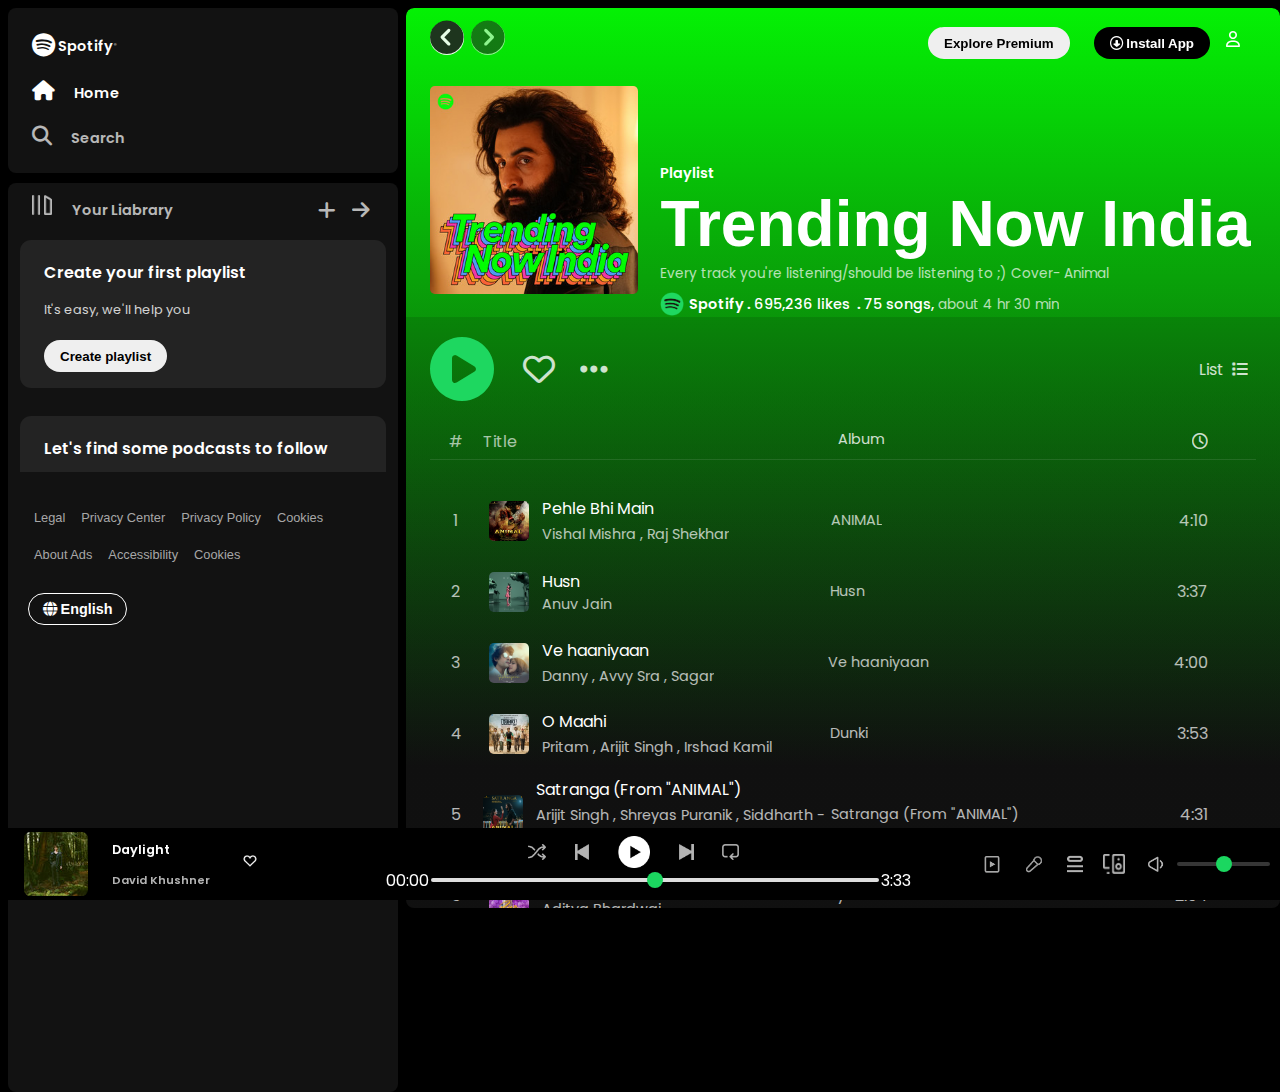
<file: tranding now india.html>
<!DOCTYPE html>
<html lang="en">
<head>
  <meta charset="UTF-8">
  <meta name="viewport" content="width=device-width, initial-scale=1.0">
  <link rel="stylesheet" href="https://cdnjs.cloudflare.com/ajax/libs/font-awesome/6.4.0/css/all.min.css">
  <link href="./assets/spotify.png" rel="icon">
  <title>Trending Now India | Spotify</title>
  <link rel="preconnect" href="https://fonts.googleapis.com">
<link rel="preconnect" href="https://fonts.gstatic.com" crossorigin>
<link href="https://fonts.googleapis.com/css2?family=Kalnia&family=Montserrat:wght@300;400;500;600;700&family=Poppins&display=swap" rel="stylesheet">
 <link rel="stylesheet" href="style.css">
 <style>
  
    .main-content {
        background-image: linear-gradient(to bottom, #04f104, #121212 10%);
        overflow: hidden;
    }

    .sticky-nav {
        background-color: rgba(138,74,11,0.001);
    }

    .backward_icon {
     opacity: 0.9;
     color: #121212ee;
     background-color: white;
     font-size: 2.1rem;
     border-radius: 50%;
     cursor: pointer;
    }

    .fa-circle-chevron-right {
     opacity: 0.55;
     color: #121212ee;
     background-color: white;
     font-size: 2.1rem;
     border-radius: 50%;
     margin-left: 0.2rem;
     cursor:not-allowed;
    }

    .sng-allinfo {
     margin-left: 1.5rem;
    }

    .sng-pht {
        height: 14.5rem;
        width: 14.5rem;
        border-radius: 0.3rem;
        margin-top: 1rem;
        transition: 0.2s;
    }

    .sng-pht:hover {
     transform: scale(1.04);
    }

    .sng-info {
        display: flex;
        flex-flow: column;
        flex: 1;
        z-index: 0;
        position: relative;
        top: 4rem;
        width: 47%;
        margin-left: 1.4rem;
        margin-top: 1.8rem;
    }

    .album {
        font-size: 0.9rem;
        font-weight: 590;
        margin: 0;
    }

    .quentity {
     font-weight: 500;
    }

   .sng-name {
    font-size: 4.5rem;
    display: flex;
    font-weight: bolder;
    align-items: center;
    height: 5rem;
    margin-bottom: 0;
    font-family: "Archivo Black", sans-serif;
    font-weight: bolder;
   }

   @media (max-width:1300px) {
    .sng-name {
        font-size: 4rem;
        margin-bottom: 0rem;
    }

    .sng-pht {
        height: 13rem;
        width: 13rem;
    }
   }

   @media (max-width:1211px) {
    .sng-name {
        font-size: 3.8rem;
        margin-bottom: 0rem;
    }

    .album,.ext-info {
     font-size: .8rem
    }

    .sng-pht {
        height: 13rem;
        width: 13rem;
    }
   }

   .singer-img {
    height: 1.5rem;
    width: 1.5rem;
    border-radius: 50%;
    margin-right: 0.3rem;
    margin-left: 0rem;
   }

   .singer-img img {
    height: 1.5rem;
    width: 1.5rem;
    border-radius: 50%;
   }

   .time {
     opacity: 0.7;
     font-weight: 400;
     font-size: 0.85rem;
     margin-bottom: 0.3rem;
   }

    .ext-info {
        font-size: 0.9rem;
        font-weight: 600;
        margin: 0;
        display: flex;
        align-items: center;
        margin-top: 0.2rem;
    }

    .ext-info a:hover {
     text-decoration: underline white;
    }

    .dot {
        padding: 0px 0.2rem;
    }

    .options {
     margin-top: 1rem;
     padding: 1.25rem;
     padding-left: 0;
     width: 100%;
     align-items: center;
    }

    .options-ele {
     display: flex;
     align-items: center;
     justify-content: space-between;
     margin: 0 1.5rem 0 1.5rem;
    }

    .options-ele i,span {
     cursor: pointer;
    }

    .sng-allinfo {
     display: flex;
    }

    .sng-play {
     font-size: 4rem;
     padding-right: 1.8rem;
     color: #1ed760;
     opacity: 1;
     transition: 0.2s;
    }

    .sng-play:hover {
     transform: scale(1.06);
    }

    .sng-like {
     font-size: 2rem;
     padding-right: 1.6rem;
     opacity: 0.8;
    }
     
    .sng-opt {
     font-size: 2rem;
     opacity: 0.8;
    }

    .sng-list {
     font-size: 1rem;
     padding-left: 0.5rem;
    }

    .list-ele {
     opacity: 0.8;
     padding-right: 0.5rem;
    }

    .list-ele:hover {
     opacity: 1;
    }

    .list-items {
     display: flex;
     align-items: center;
    }

    .sng-like:hover{
     opacity: 1;
    }
    
    .sng-opt:hover {
     opacity: 1;
    }

    .has {
     padding-right: 1rem;
    }

    .sng-content {
     margin-bottom: 1.5rem;
    }

    .sng-title {
     padding-left: 1.2rem;
     padding-right: 3rem;
     display: flex;
     justify-content: space-between;
     margin-top: 0.5rem;
    }

    .sng-title span {
     font-size: 1rem;
     opacity: 0.8;
    }

    .sng-title .sng-album {
     font-size: 0.9rem;
    }

    .t-line {
     width: 100%;
    height: 1px;
    border-top: 1px solid white;
    opacity: 0.1;
    margin-top: 0.3rem;
    }

    .content-spacing {
     margin: 0 1.5rem 0 1.5rem;
    }

    .songs {
     padding: 0.5rem;
     padding-left: 0.7rem;
     display: flex;
     align-items: center;
     justify-content: space-between;
     margin-left: 0.6rem;
    }

    .sng:hover {
     text-decoration: underline white;
    }

    .sng-mini-img {
     height: 2.5rem;
     width: 2.5rem;
     border-radius: 0.3rem;
     margin-top: 0.5rem;
     margin-right: 0.8rem;
    }

    .sng-sing-name {
     display: flex;
     align-items: center;
    }

    .explicit {
     background-color: hsla(0, 0%, 100%, .6);
     color: #121212;
     font-size: 9px;
     font-weight: 600;
     border-radius: 2px;
     height: 0.6rem;
     width: 0.35rem;
     line-height: 10px;
     padding: 3px 5px;
     margin-right: 0.3rem;
    }

    .manan-art,.f-singer {
     font-size: 0.9rem;
     opacity: 0.7;
    }   

    .manan-art:hover ,.f-singer:hover{
     text-decoration: underline white;
    }
    
    .bhupi-art,.raj {
     font-size: 0.9rem;
     opacity: 0.7;
    }

    .raj:hover {
     text-decoration: underline white;
    }

    .bhupi-art:hover {
     text-decoration: underline white;
    }

    .sng-artist-info {
     padding-left: 0rem;
    }

    .sng-no {
     display: flex;
     align-items: center;
     flex: 2.5;
    }

    .sng-number {
     opacity: 0.7;
    }

    .one {
     padding-left: 0.15rem;
    }

    .play-sym {
     width: 2.4rem;
    }

    .fa-play {
     opacity: 0;
     cursor: auto;
    }

    .sng-time-info {
     padding-right: 0.6rem;
    }

    .sng-fav {
     opacity: 0;
    }

    .more-options {
     opacity: 0;
    }

    .sng-time {
     padding-right: 0.8rem;
     padding-left: 1.5rem;
     opacity: 0.7;
     cursor: auto;
    }

    .songs:hover {
     background-color: rgba(255, 255, 255, 0.108);
     border-radius: 0.2rem;

      .sng-fav {
          opacity: 0.7;
      }

      .sng-fav:hover {
          opacity: 1;
      }

      .more-options {
          opacity: 1;
      }

      .sng-number {
          display: none;
      }

      .fa-play {
          opacity: 1;
          padding-right: 0.9rem;
      }

      .manan-art,.bhupi-art,.raj,.f-singer{
          opacity: 1;
      }

    }

    .movie-info {
     opacity: 0.7;
     margin-top: 2rem;
    }

    .movie-info p {
     margin: 0;
    }

    .suggestion {
     display: flex;
     align-items: center;
     justify-content: space-between;
     margin: 2.5rem 1.5rem 0 1.5rem;
    }

    .suggestion span p {
     font-size: 0.88rem;
     opacity: 0.7;
     font-weight: 600;
    }

    .suggestion span p:hover {
     text-decoration: underline rgb(255, 255, 255,0.8);
    }

    .suggestion h2 {
     margin: 0;
     padding: 0;
     font-size: 1.5rem;
     opacity: 1;
    }

    .suggestion h2:hover {
     text-decoration: underline white;
    }

    .back-clr {
     background-image: linear-gradient(to bottom, rgb(0,0,0,0.12), #121212 60%);
    }
    
    .sng-album-name{
     flex: 2;
    }

    .song-title {
     flex: 1.1;
    }

    .sng-album {
     flex: 1;
    }

 </style>
</head>
<body>
 <div class="main">
     <div class="sidebar">
          <div class="nav">
               <div class="nav-option" style="opacity: 1;">
                    <i class="fa-brands fa-spotify logo"></i><a href="#" class="name">Spotify</a><sup><i class="fa-regular fa-registered reg"></i></sup>
               </div>
               <div class="nav-option"  style="opacity: 1;">
                    <a href="" class="home-page-btn">
                         <i class="fa-solid fa-house"></i>
                         <a href="index.html">Home</a>
                    </a>
               </div>
               <div class="nav-option">
                    <a href="" class="search-page-btn">
                         <i class="fa-solid fa-magnifying-glass"></i>
                         <a href="search.html">Search</a>     
                    </a>
               </div>
           </div>
           <div class="library">
               <div class="option">
                <div class="lib-option nav-option">
                     <img src="./assets/library_icon.png">
                    <a href="#">Your Liabrary</a>
                </div>
                <div class="icons">
                  <i class="fa-solid fa-plus"></i>
                  <i class="fa-solid fa-arrow-right"></i>
                </div>
               </div>
               <div class="boxes">
                <div class="box">
                    <p class="para1">Create your first playlist</p>
                    <p class="para2">It's easy, we'll help you</p>
                    <button class="badge">Create playlist</button>
                </div>
                <div class="box">
                    <p class="para1">Let's find some podcasts to follow</p>
                    <p class="para2">We'll keep you updated on new episodes</p>
                    <button class="badge">Browse podcasts</button>
                </div>
               </div>
               <div class="lib-buttons">
                    <button class="lib-btns">Legal</button>
                    <button class="lib-btns">Privacy Center</button>
                    <button class="lib-btns">Privacy Policy</button>
                    <button class="lib-btns">Cookies</button>
                    <button class="lib-btns">About Ads</button>
                    <button class="lib-btns">Accessibility</button>
                    <button class="lib-btns">Cookies</button>
                </div>
                <div class="lib-btn">
                    <button class="lang-btn">
                         <i class="fa-solid fa-globe"></i> English
                    </button>
                </div>
           </div>
     </div>
  <div class="background">
     <div class="main-content">
          <div class="section">
               <div class="head">
                   <div class="sticky-nav">
                       <div class="sticky-nav-icons">
                         <a href="index.html"><i class="fa-solid fa-circle-chevron-left backward_icon"></i></a>
                         <i class="fa-solid fa-circle-chevron-right hide"></i>
                       </div>
                       <div class="sticky-nav-options">
                            <button class="badge nav-items hide">Explore Premium</button>
                            <button class="badge nav-items dark-badge"><i class="fa-regular fa-circle-down"></i> Install App</button>
                            <i class="fa-regular fa-user nav-items"></i>
                       </div>
                  </div>
                  <div class="sng-allinfo">
                       <span class="sng-img">
                           <img src="./assets/trending now india.jpeg" class="sng-pht">
                       </span>
                      <span class="sng-info">
                        <span class="album">Playlist</span>
                        <span class="sng-name">Trending Now India</span>
                        <span class="time">Every track you're listening/should be listening to ;) Cover- Animal</span>
                         <div class="ext-info">
                            <span class="singer-img"><img src="./assets/spotify-icon-free-png.webp"></span>
                            <a href="#">Spotify</a>
                            <span class="dot">. 
                               <span class="quentity">695,236 likes</span>
                            <span class="dot">.
                               <span class="quentity" >75 songs, <span class="time">about 4 hr 30 min</span></span>
                            </span>
                         </div>
                      </span>    
                  </div>
               </div>
              <div class="back-clr">
               <div class="options">
                    <div class="options-ele">
                         <span class="list-items">
                              <i class="fa-solid fa-circle-play sng-play"></i>
                              <i class="fa-regular fa-heart sng-like"></i>
                              <i class="fa-solid fa-ellipsis sng-opt"></i>     
                         </span>
                         <span class="list-ele list-items">
                              <span for="list">List</span>
                              <i class="fa-solid fa-list sng-list" id="list"></i>
                         </span>
                     </div>
                   </div>
                   <div class="content-spacing">
                     <div class="sng-content">
                          <div class="sng-title">
                               <span class="song-title">
                                    <span class="has">#</span>
                                    <span>Title</span>
                               </span>
                               <span class="sng-album">Album</span>
                               <span><i class="fa-regular fa-clock"></i></span>
                          </div>
                          <div class="t-line"></div>
                     </div>
                     <div class="songs">
                         <span class="sng-no">
                              <span class="play-sym">
                                   <span class="sng-number one">1</span>                
                                   <i class="fa-solid fa-play"></i>
                             </span>
                             <span><img src="./assets/phle bhi main.jpeg" class="sng-mini-img"></span>
                             <span class="sng-artist-info">
                                  <span class="sng">Pehle Bhi Main</span>
                                  <br>
                                  <span class="manan-art">Vishal Mishra</span>
                                  <span class="bhupi-art">, Raj Shekhar</span>
                             </span>   
                         </span>
                         <span class="sng-album-name manan-art">ANIMAL</span> 
                         <span class="sng-time-info">
                              <i class="fa-regular fa-heart sng-fav"></i>
                              <span class="sng-time">4:10</span>
                              <i class="fa-solid fa-ellipsis more-options"></i>          
                         </span>
                     </div>
                     <div class="songs">
                         <span class="sng-no">
                              <span class="play-sym">
                                   <span class="sng-number ">2</span>                
                                   <i class="fa-solid fa-play"></i>
                             </span>
                             <span><img src="./assets/husn.jpeg" class="sng-mini-img"></span>
                             <span class="sng-artist-info">
                                  <span class="sng">Husn</span>
                                  <br>
                                  <span class="sng-sing-name">
                                      <span class="bhupi-art">Anuv Jain</span>    
                                  </span>
                             </span>    
                         </span>
                         <span class="sng-album-name manan-art">Husn</span>
                         <span class="sng-time-info">
                              <i class="fa-regular fa-heart sng-fav"></i>
                              <span class="sng-time">3:37</span>
                              <i class="fa-solid fa-ellipsis more-options"></i>          
                         </span>
                     </div>
                     <div class="songs">
                         <span class="sng-no">
                              <span class="play-sym">
                                   <span class="sng-number">3</span>                
                                   <i class="fa-solid fa-play"></i>
                             </span>
                             <span><img src="./assets/ve haaniyaan.jpeg" class="sng-mini-img"></span>
                             <span class="sng-artist-info">
                                  <span class="sng">Ve haaniyaan</span>
                                  <br>
                                  <span class="manan-art">Danny</span>
                                  <span class="bhupi-art">, Avvy Sra</span>
                                  <span class="raj">, Sagar</span>
                             </span>    
                         </span>
                         <span class="sng-album-name manan-art">Ve haaniyaan</span>
                         <span class="sng-time-info">
                              <i class="fa-regular fa-heart sng-fav"></i>
                              <span class="sng-time">4:00</span>
                              <i class="fa-solid fa-ellipsis more-options"></i>          
                         </span>
                     </div>
                     <div class="songs">
                         <span class="sng-no">
                              <span class="play-sym">
                                   <span class="sng-number">4</span>                
                                   <i class="fa-solid fa-play"></i>
                             </span>
                             <span><img src="./assets/o maahi.jpeg" class="sng-mini-img"></span>
                             <span class="sng-artist-info">
                                  <span class="sng">O Maahi</span>
                                  <br>
                                  <span class="manan-art">Pritam</span>
                                  <span class="bhupi-art">, Arijit Singh</span>
                                  <span class="raj">, Irshad Kamil</span>
                             </span>    
                         </span>
                         <span class="sng-album-name manan-art">Dunki</span>
                         <span class="sng-time-info">
                              <i class="fa-regular fa-heart sng-fav"></i>
                              <span class="sng-time">3:53</span>
                              <i class="fa-solid fa-ellipsis more-options"></i>          
                         </span>
                     </div>
                     <div class="songs">
                         <span class="sng-no">
                              <span class="play-sym">
                                   <span class="sng-number">5</span>                
                                   <i class="fa-solid fa-play"></i>
                             </span>
                             <span><img src="./assets/santranga.jpeg" class="sng-mini-img"></span>
                             <span class="sng-artist-info">
                                  <span class="sng">Satranga (From "ANIMAL")</span>
                                  <br>
                                  <span class="manan-art">Arijit Singh</span>
                                  <span class="bhupi-art">, Shreyas Puranik</span>
                                  <span class="raj">, Siddharth - Garima</span>
                             </span>    
                         </span>
                         <span class="sng-album-name manan-art">Satranga (From "ANIMAL")</span>
                         <span class="sng-time-info">
                              <i class="fa-regular fa-heart sng-fav"></i>
                              <span class="sng-time">4:31</span>
                              <i class="fa-solid fa-ellipsis more-options"></i>          
                         </span>
                     </div>
                     <div class="songs">
                         <span class="sng-no">
                              <span class="play-sym">
                                   <span class="sng-number">6</span>                
                                   <i class="fa-solid fa-play"></i>
                             </span>
                             <span><img src="./assets/bye.jpeg" class="sng-mini-img"></span>
                             <span class="sng-artist-info">
                                  <span class="sng">Bye</span>
                                  <br>
                                  <span class="manan-art">Aditya Bhardwaj</span>
                             </span>    
                         </span>
                         <span class="sng-album-name manan-art">Bye</span>
                         <span class="sng-time-info">
                              <i class="fa-regular fa-heart sng-fav"></i>
                              <span class="sng-time">2:54</span>
                              <i class="fa-solid fa-ellipsis more-options"></i>          
                         </span>
                     </div>
                     <div class="songs">
                         <span class="sng-no">
                              <span class="play-sym">
                                   <span class="sng-number">7</span>                
                                   <i class="fa-solid fa-play"></i>
                             </span>
                             <span><img src="./assets/mera safar.jpeg" class="sng-mini-img"></span>
                             <span class="sng-artist-info">
                                  <span class="sng">Mera Safar</span>
                                  <br>
                                  <span class="manan-art">Iqlipse Nova</span>
                             </span>    
                         </span>
                         <span class="sng-album-name manan-art">Mera Safar</span>
                         <span class="sng-time-info">
                              <i class="fa-regular fa-heart sng-fav"></i>
                              <span class="sng-time">3:10</span>
                              <i class="fa-solid fa-ellipsis more-options"></i>          
                         </span>
                     </div>
                     <div class="songs">
                         <span class="sng-no">
                              <span class="play-sym">
                                   <span class="sng-number">8</span>                
                                   <i class="fa-solid fa-play"></i>
                             </span>
                             <span><img src="./assets/tu hai kaha.jpeg" class="sng-mini-img"></span>
                             <span class="sng-artist-info">
                                  <span class="sng">Tu hai kahan</span>
                                  <br>
                                  <span class="manan-art">AUR</span>
                             </span>    
                         </span>
                         <span class="sng-album-name manan-art">Tu hai kahan</span>
                         <span class="sng-time-info">
                              <i class="fa-regular fa-heart sng-fav"></i>
                              <span class="sng-time">4:23</span>
                              <i class="fa-solid fa-ellipsis more-options"></i>          
                         </span>
                     </div>
                     <div class="songs">
                       <span class="sng-no">
                            <span class="play-sym">
                                 <span class="sng-number">9</span>                
                                 <i class="fa-solid fa-play"></i>
                           </span>
                           <span><img src="./assets/heer ranjha.jpeg" class="sng-mini-img"></span>
                           <span class="sng-artist-info">
                                <span class="sng">Heer Ranjha</span>
                                <br>
                                <span class="manan-art">Rito Riba</span>
                                <span class="bhupi-art">, Rajat Nagpal</span>
                                <span class="raj">, Rana Sotal</span>
                           </span>    
                       </span>
                       <span class="sng-album-name manan-art">Heer Ranjha</span>
                       <span class="sng-time-info">
                            <i class="fa-regular fa-heart sng-fav"></i>
                            <span class="sng-time">3:43</span>
                            <i class="fa-solid fa-ellipsis more-options"></i>          
                       </span>
                   </div>
                   <div class="songs">
                       <span class="sng-no">
                            <span class="play-sym">
                                 <span class="sng-number two">10</span>                
                                 <i class="fa-solid fa-play"></i>
                           </span>
                           <span><img src="./assets/katchi sera.jpeg" class="sng-mini-img"></span>
                           <span class="sng-artist-info">
                                <span class="sng">katchi Sera - From "Think Indie"</span>
                                <br>
                                <span class="sng-sing-name">
                                  <span class="bhupi-art">Sai Abhyankkar</span>    
                                </span>
                           </span>    
                       </span>
                       <span class="sng-album-name manan-art">katchi Sera - From ("Think Indie")</span>
                       <span class="sng-time-info">
                            <i class="fa-regular fa-heart sng-fav"></i>
                            <span class="sng-time">3:01</span>
                            <i class="fa-solid fa-ellipsis more-options"></i>          
                       </span>
                   </div>
                   <div class="songs">
                       <span class="sng-no">
                            <span class="play-sym">
                                 <span class="sng-number two">11</span>                
                                 <i class="fa-solid fa-play"></i>
                           </span>
                           <span><img src="./assets/kho gye.jpeg" class="sng-mini-img"></span>
                           <span class="sng-artist-info">
                                <span class="sng">Aise Kyun - Ghazal Version</span>
                                <br>
                                <span class="manan-art">Rekha Bhardwaj</span>
                                <span class="bhupi-art">, Anurag Saikia</span>
                                <span class="raj">, Raj Shekhar</span>
                                <span class="f-singer">, Mis...</span>
                           </span>    
                       </span>
                       <span class="sng-album-name manan-art">Missmatched: Season 2 (Soundtrack fr...</span>
                       <span class="sng-time-info">
                            <i class="fa-regular fa-heart sng-fav"></i>
                            <span class="sng-time">5:29</span>
                            <i class="fa-solid fa-ellipsis more-options"></i>          
                       </span>
                   </div>
                   <div class="songs">
                       <span class="sng-no">
                            <span class="play-sym">
                                 <span class="sng-number two">12</span>                
                                 <i class="fa-solid fa-play"></i>
                           </span>
                           <span><img src="./assets/greedy.jpeg" class="sng-mini-img"></span>
                           <span class="sng-artist-info">
                                <span class="sng">Greedy</span>
                                <br>
                                <span class="sng-sing-name">
                                   <span class="explicit">E</span>
                                   <span class="manan-art">Tate McRae</span>
                                </span>
                           </span>    
                       </span>
                       <span class="sng-album-name manan-art">Greedy</span>
                       <span class="sng-time-info">
                            <i class="fa-regular fa-heart sng-fav"></i>
                            <span class="sng-time">2:11</span>
                            <i class="fa-solid fa-ellipsis more-options"></i>          
                       </span>
                   </div>
                   <div class="songs">
                       <span class="sng-no">
                            <span class="play-sym">
                                 <span class="sng-number two">13</span>                
                                 <i class="fa-solid fa-play"></i>
                           </span>
                           <span><img src="./assets/gul.jpeg" class="sng-mini-img"></span>
                           <span class="sng-artist-info">
                                <span class="sng">Gul</span>
                                <br>
                                <span class="manan-art">Anuv Jain</span>
                           </span>    
                       </span>
                       <span class="sng-album-name manan-art">Gul</span>
                       <span class="sng-time-info">
                            <i class="fa-regular fa-heart sng-fav"></i>
                            <span class="sng-time">3:37</span>
                            <i class="fa-solid fa-ellipsis more-options"></i>          
                       </span>
                   </div>
                   <div class="songs">
                       <span class="sng-no">
                            <span class="play-sym">
                                 <span class="sng-number two">14</span>                
                                 <i class="fa-solid fa-play"></i>
                           </span>
                           <span><img src="./assets/paint the town.jpeg" class="sng-mini-img"></span>
                           <span class="sng-artist-info">
                                <span class="sng">Paint The Town Red</span>
                                <br>
                                <span class="sng-sing-name">
                                   <span class="explicit">E</span>
                                   <span class="manan-art">Doja Cat</span>
                                </span>
                           </span>    
                       </span>
                       <span class="sng-album-name manan-art">Scarlet</span>
                       <span class="sng-time-info">
                            <i class="fa-regular fa-heart sng-fav"></i>
                            <span class="sng-time">3:50</span>
                            <i class="fa-solid fa-ellipsis more-options"></i>          
                       </span>
                   </div>
                   <div class="songs">
                       <span class="sng-no">
                            <span class="play-sym">
                                 <span class="sng-number two">15</span>                
                                 <i class="fa-solid fa-play"></i>
                           </span>
                           <span><img src="./assets/lamhey.jpeg" class="sng-mini-img"></span>
                           <span class="sng-artist-info">
                                <span class="sng">Lamhey</span>
                                <br>
                                <span class="manan-art">Anubha Bajaj</span>
                           </span>    
                       </span>
                       <span class="sng-album-name manan-art">Lamhey</span>
                       <span class="sng-time-info">
                            <i class="fa-regular fa-heart sng-fav"></i>
                            <span class="sng-time">2:28</span>
                            <i class="fa-solid fa-ellipsis more-options"></i>          
                       </span>
                   </div>
                   <div class="songs">
                       <span class="sng-no">
                            <span class="play-sym">
                                 <span class="sng-number two">16</span>                
                                 <i class="fa-solid fa-play"></i>
                           </span>
                           <span><img src="./assets/kese ab kahein.jpeg" class="sng-mini-img"></span>
                           <span class="sng-artist-info">
                                <span class="sng">Kaise Ab Kahein - From "Gutar Gu"</span>
                                <br>
                                <span class="manan-art">Gaurav Chatterji</span>
                                <span class="bhupi-art">, Aasa Singh</span>
                                <span class="raj">, Hansika Pareek</span>
                                <span class="f-singer">, H...</span>
                           </span>    
                       </span>
                       <span class="sng-album-name manan-art">Kaise Ab Kahein (From "Gutar Gu")</span>
                       <span class="sng-time-info">
                            <i class="fa-regular fa-heart sng-fav"></i>
                            <span class="sng-time">2:00</span>
                            <i class="fa-solid fa-ellipsis more-options"></i>          
                       </span>
                   </div>
                   <div class="songs">
                       <span class="sng-no">
                            <span class="play-sym">
                                 <span class="sng-number two">17</span>                
                                 <i class="fa-solid fa-play"></i>
                           </span>
                           <span><img src="./assets/ghodey pe sawaar.jpeg" class="sng-mini-img"></span>
                           <span class="sng-artist-info">
                                <span class="sng">Ghodey Pe Sawaar (From "Qala")</span>
                                <br>
                                <span class="manan-art">Amit Trivedi</span>
                                <span class="bhupi-art">, Amitabh Bhattacharya</span>
                                <span class="raj">, Sireesha Bh...</span>
                           </span>    
                       </span>
                       <span class="sng-album-name manan-art">Ghodey Pe Sawaar (From "Qala")</span>
                       <span class="sng-time-info">
                            <i class="fa-regular fa-heart sng-fav"></i>
                            <span class="sng-time">3:13</span>
                            <i class="fa-solid fa-ellipsis more-options"></i>          
                       </span>
                   </div>
                   <div class="songs">
                       <span class="sng-no">
                            <span class="play-sym">
                                 <span class="sng-number two">18</span>                
                                 <i class="fa-solid fa-play"></i>
                           </span>
                           <span><img src="./assets/sadi galli aja.jpeg" class="sng-mini-img"></span>
                           <span class="sng-artist-info">
                                <span class="sng">Saadi Galli Aaja</span>
                                <br>
                                <span class="manan-art">Rochak Kohli</span>
                                <span class="bhupi-art">, Ayushmann Khurrana</span>
                                <span class="raj">, Neeti Mohan</span>
                           </span>    
                       </span>
                       <span class="sng-album-name manan-art">Nautanki Saala !</span>
                       <span class="sng-time-info">
                            <i class="fa-regular fa-heart sng-fav"></i>
                            <span class="sng-time">4:13</span>
                            <i class="fa-solid fa-ellipsis more-options"></i>          
                       </span>
                   </div>
                   <div class="songs">
                       <span class="sng-no">
                            <span class="play-sym">
                                 <span class="sng-number two">19</span>                
                                 <i class="fa-solid fa-play"></i>
                           </span>
                           <span><img src="./assets/kho gye.jpeg" class="sng-mini-img"></span>
                           <span class="sng-artist-info">
                                <span class="sng">Kho Gaye</span>
                                <br>
                                <span class="manan-art">Taaruk Raina</span>
                                <span class="bhupi-art">, Mismatched - Cast</span>
                           </span>    
                       </span>
                       <span class="sng-album-name manan-art">Missmatched: Season 2 (Soundtrack fr...</span>
                       <span class="sng-time-info">
                            <i class="fa-regular fa-heart sng-fav"></i>
                            <span class="sng-time">3:17</span>
                            <i class="fa-solid fa-ellipsis more-options"></i>          
                       </span>
                   </div>
                   <div class="songs">
                       <span class="sng-no">
                            <span class="play-sym">
                                 <span class="sng-number two">20</span>                
                                 <i class="fa-solid fa-play"></i>
                           </span>
                           <span><img src="./assets/jhoom.jpeg" class="sng-mini-img"></span>
                           <span class="sng-artist-info">
                                <span class="sng">Jhoom - R&B Mix</span>
                                <br>
                                <span class="manan-art">Ali Zafar</span>
                           </span>    
                       </span>
                       <span class="sng-album-name manan-art">Jhoom</span>
                       <span class="sng-time-info">
                            <i class="fa-regular fa-heart sng-fav"></i>
                            <span class="sng-time">4:58</span>
                            <i class="fa-solid fa-ellipsis more-options"></i>          
                       </span>
                   </div>
                   <div class="songs">
                       <span class="sng-no">
                            <span class="play-sym">
                                 <span class="sng-number two">21</span>                
                                 <i class="fa-solid fa-play"></i>
                           </span>
                           <span><img src="./assets/noor.jpeg" class="sng-mini-img"></span>
                           <span class="sng-artist-info">
                                <span class="sng">Noor E Khuda</span>
                                <br>
                                <span class="manan-art">Shankar-Ehsaan-Loy</span>
                                <span class="bhupi-art">, Adnan Sami</span>
                                <span class="raj">, Shankar Mah...</span>
                           </span>    
                       </span>
                       <span class="sng-album-name manan-art">My Name Is Khan (Original Motion Pic...</span>
                       <span class="sng-time-info">
                            <i class="fa-regular fa-heart sng-fav"></i>
                            <span class="sng-time">6:37</span>
                            <i class="fa-solid fa-ellipsis more-options"></i>          
                       </span>
                   </div>
                   <div class="songs">
                       <span class="sng-no">
                            <span class="play-sym">
                                 <span class="sng-number two">22</span>                
                                 <i class="fa-solid fa-play"></i>
                           </span>
                           <span><img src="./assets/farq hai.jpeg" class="sng-mini-img"></span>
                           <span class="sng-artist-info">
                                <span class="sng">Farq aai</span>
                                <br>
                                <span class="manan-art">Suzonn</span>
                           </span>    
                       </span>
                       <span class="sng-album-name manan-art">Farq hai</span>
                       <span class="sng-time-info">
                            <i class="fa-regular fa-heart sng-fav"></i>
                            <span class="sng-time">3:04</span>
                            <i class="fa-solid fa-ellipsis more-options"></i>          
                       </span>
                   </div>
                   <div class="songs">
                       <span class="sng-no">
                            <span class="play-sym">
                                 <span class="sng-number two">23</span>                
                                 <i class="fa-solid fa-play"></i>
                           </span>
                           <span><img src="./assets/rangisari'.jpg" class="sng-mini-img"></span>
                           <span class="sng-artist-info">
                                <span class="sng">Rangisari</span>
                                <br>
                                <span class="manan-art">Kanishk Seth</span>
                                <span class="bhupi-art">, Kavita Seth</span>
                           </span>    
                       </span>
                       <span class="sng-album-name manan-art">Jugjugg Jeeyo</span>
                       <span class="sng-time-info">
                            <i class="fa-regular fa-heart sng-fav"></i>
                            <span class="sng-time">3:43</span>
                            <i class="fa-solid fa-ellipsis more-options"></i>          
                       </span>
                   </div>
                   <div class="songs">
                       <span class="sng-no">
                            <span class="play-sym">
                                 <span class="sng-number two">24</span>                
                                 <i class="fa-solid fa-play"></i>
                           </span>
                           <span><img src="./assets/ik lamhaa.jpg" class="sng-mini-img"></span>
                           <span class="sng-artist-info">
                                <span class="sng">Ik Lamha</span>
                                <br>
                                <span class="manan-art">Azaan Sami Khan</span>
                           </span>    
                       </span>
                       <span class="sng-album-name manan-art">Main Tera</span>
                       <span class="sng-time-info">
                            <i class="fa-regular fa-heart sng-fav"></i>
                            <span class="sng-time">4:18</span>
                            <i class="fa-solid fa-ellipsis more-options"></i>          
                       </span>
                   </div>
                   <div class="songs">
                       <span class="sng-no">
                            <span class="play-sym">
                                 <span class="sng-number two">25</span>                
                                 <i class="fa-solid fa-play"></i>
                           </span>
                           <span><img src="./assets/bikhara.jpg" class="sng-mini-img"></span>
                           <span class="sng-artist-info">
                                <span class="sng">Bikhra</span>
                                <br>
                                <span class="manan-art">Abdul Hannan</span>
                                <span class="bhupi-art">, Rovalio</span>
                           </span>    
                       </span>
                       <span class="sng-album-name manan-art">Bikhra</span>
                       <span class="sng-time-info">
                            <i class="fa-regular fa-heart sng-fav"></i>
                            <span class="sng-time">2:48</span>
                            <i class="fa-solid fa-ellipsis more-options"></i>          
                       </span>
                   </div>
                   <div class="songs">
                       <span class="sng-no">
                            <span class="play-sym">
                                 <span class="sng-number two">26</span>                
                                 <i class="fa-solid fa-play"></i>
                           </span>
                           <span><img src="./assets/pehla pyar.jpeg" class="sng-mini-img"></span>
                           <span class="sng-artist-info">
                                <span class="sng">Pehla Pyaar</span>
                                <br>
                                <span class="manan-art">Vishal Mishra</span>
                                <span class="bhupi-art">, Armaan Malik</span>
                           </span>    
                       </span>
                       <span class="sng-album-name manan-art">Kabir singh</span>
                       <span class="sng-time-info">
                            <i class="fa-regular fa-heart sng-fav"></i>
                            <span class="sng-time">4:32</span>
                            <i class="fa-solid fa-ellipsis more-options"></i>          
                       </span>
                   </div>
                   <div class="songs">
                       <span class="sng-no">
                            <span class="play-sym">
                                 <span class="sng-number two">27</span>                
                                 <i class="fa-solid fa-play"></i>
                           </span>
                           <span><img src="./assets/tere bin.jpeg" class="sng-mini-img"></span>
                           <span class="sng-artist-info">
                                <span class="sng">Tere Bin</span>
                                <br>
                                <span class="manan-art">Rabbi Shergill</span>
                           </span>    
                       </span>
                       <span class="sng-album-name manan-art">Rabbi</span>
                       <span class="sng-time-info">
                            <i class="fa-regular fa-heart sng-fav"></i>
                            <span class="sng-time">5:22</span>
                            <i class="fa-solid fa-ellipsis more-options"></i>          
                       </span>
                   </div>
                   <div class="songs">
                       <span class="sng-no">
                            <span class="play-sym">
                                 <span class="sng-number two">28</span>                
                                 <i class="fa-solid fa-play"></i>
                           </span>
                           <span><img src="./assets/kya muje pyar hai.jpeg" class="sng-mini-img"></span>
                           <span class="sng-artist-info">
                                <span class="sng">Kya Mujhe Pyar Hai</span>
                                <br>
                                <span class="manan-art">KK</span>
                           </span>    
                       </span>
                       <span class="sng-album-name manan-art">Wo Lamhe</span>
                       <span class="sng-time-info">
                            <i class="fa-regular fa-heart sng-fav"></i>
                            <span class="sng-time">4:26</span>
                            <i class="fa-solid fa-ellipsis more-options"></i>          
                       </span>
                   </div>
                   <div class="songs">
                       <span class="sng-no">
                            <span class="play-sym">
                                 <span class="sng-number two">29</span>                
                                 <i class="fa-solid fa-play"></i>
                           </span>
                           <span><img src="./assets/hua main.jpeg" class="sng-mini-img"></span>
                           <span class="sng-artist-info">
                                <span class="sng">Hua Main (From "ANIMAL")</span>
                                <br>
                                <span class="manan-art">Raghav Chaitanya</span>
                                <span class="bhupi-art">, Manoj Muntashir</span>
                                <span class="raj">, Pritam</span>
                           </span>    
                       </span>
                       <span class="sng-album-name manan-art">Hua Main (From "ANIMAL")</span>
                       <span class="sng-time-info">
                            <i class="fa-regular fa-heart sng-fav"></i>
                            <span class="sng-time">4:37</span>
                            <i class="fa-solid fa-ellipsis more-options"></i>          
                       </span>
                   </div>
                   <div class="songs">
                       <span class="sng-no">
                            <span class="play-sym">
                                 <span class="sng-number two">30</span>                
                                 <i class="fa-solid fa-play"></i>
                           </span>
                           <span><img src="./assets/aankho se btana.jpeg" class="sng-mini-img"></span>
                           <span class="sng-artist-info">
                                <span class="sng">Aankhon Se Batana</span>
                                <br>
                                <span class="manan-art">Dikshant</span>
                           </span>    
                       </span>
                       <span class="sng-album-name manan-art">Aankhon Se Batana</span>
                       <span class="sng-time-info">
                            <i class="fa-regular fa-heart sng-fav"></i>
                            <span class="sng-time">3:41</span>
                            <i class="fa-solid fa-ellipsis more-options"></i>          
                       </span>
                   </div>
                   <div class="songs">
                       <span class="sng-no">
                            <span class="play-sym">
                                 <span class="sng-number two">31</span>                
                                 <i class="fa-solid fa-play"></i>
                           </span>
                           <span><img src="./assets/zihaal e miskin.jpeg" class="sng-mini-img"></span>
                           <span class="sng-artist-info">
                                <span class="sng">Zilhaal e Miskin</span>
                                <br>
                                <span class="sng-sing-name">
                                  <span class="explicit">E</span>
                                  <span class="manan-art">Javed-Mohsin</span> 
                                  <span class="bhupi-art">, Vishal Mishra</span>
                                  <span class="raj">, Shreya Ghoshal</span>
                                </span>
                           </span>    
                       </span>
                       <span class="sng-album-name manan-art">Zilhaal e Miskin</span>
                       <span class="sng-time-info">
                            <i class="fa-regular fa-heart sng-fav"></i>
                            <span class="sng-time">4:03</span>
                            <i class="fa-solid fa-ellipsis more-options"></i>          
                       </span>
                   </div>
                   <div class="songs">
                       <span class="sng-no">
                            <span class="play-sym">
                                 <span class="sng-number two">32</span>                
                                 <i class="fa-solid fa-play"></i>
                           </span>
                           <span><img src="./assets/tum kya mile.jpeg" class="sng-mini-img"></span>
                           <span class="sng-artist-info">
                                <span class="sng">Tum Kya Mile (From "Rocky Aur Rani Kii Pre...</span>
                                <br>
                                <span class="manan-art">Pritam</span>
                                <span class="bhupi-art">, Arijit Singh</span>
                                <span class="raj">Shreya Ghoshal</span>
                                <span class="f-singer">Amitabh Bhat...</span>
                           </span>    
                       </span>
                       <span class="sng-album-name manan-art">Rocky Aur Rani Kii Prem Kahaani</span>
                       <span class="sng-time-info">
                            <i class="fa-regular fa-heart sng-fav"></i>
                            <span class="sng-time">4:37</span>
                            <i class="fa-solid fa-ellipsis more-options"></i>          
                       </span>
                   </div>
                   <div class="songs">
                       <span class="sng-no">
                            <span class="play-sym">
                                 <span class="sng-number two">33</span>                
                                 <i class="fa-solid fa-play"></i>
                           </span>
                           <span><img src="./assets/chidiya.jpeg" class="sng-mini-img"></span>
                           <span class="sng-artist-info">
                                <span class="sng">Chidiya</span>
                                <br>
                                <span class="manan-art">Vilen</span>
                           </span>    
                       </span>
                       <span class="sng-album-name manan-art">Chidiya</span>
                       <span class="sng-time-info">
                            <i class="fa-regular fa-heart sng-fav"></i>
                            <span class="sng-time">4:13</span>
                            <i class="fa-solid fa-ellipsis more-options"></i>          
                       </span>
                   </div>
                   <div class="songs">
                       <span class="sng-no">
                            <span class="play-sym">
                                 <span class="sng-number two">34</span>                
                                 <i class="fa-solid fa-play"></i>
                           </span>
                           <span><img src="./assets/khuda jaane.jpeg" class="sng-mini-img"></span>
                           <span class="sng-artist-info">
                                <span class="sng">Khuda Jaane</span>
                                <br>
                                <span class="manan-art">Vishal-Shekhar</span>
                                <span class="bhupi-art">, KK</span>
                                <span class="raj">, Shilpa Rao</span>
                                <span class="f-singer">Anvita Dutt Guptan</span>
                           </span>    
                       </span>
                       <span class="sng-album-name manan-art">Bachna Ae Haseeno</span>
                       <span class="sng-time-info">
                            <i class="fa-regular fa-heart sng-fav"></i>
                            <span class="sng-time">5:33</span>
                            <i class="fa-solid fa-ellipsis more-options"></i>          
                       </span>
                   </div>
                   <div class="songs">
                       <span class="sng-no">
                            <span class="play-sym">
                                 <span class="sng-number two">35</span>                
                                 <i class="fa-solid fa-play"></i>
                           </span>
                           <span><img src="./assets/kali kali zulfon.jpeg" class="sng-mini-img"></span>
                           <span class="sng-artist-info">
                                <span class="sng">Kali Kali Zulfon Ke (Lo-Fi)</span>
                                <br>
                                <span class="manan-art">Madhur Sharma</span>
                                <span class="bhupi-art">, Swapnil Tare</span>
                                <span class="raj">, Nusrat Fateh Ali k...</span>
                           </span>    
                       </span>
                       <span class="sng-album-name manan-art">Kali Kali Zulfon Ke (Lo-Fi)</span>
                       <span class="sng-time-info">
                            <i class="fa-regular fa-heart sng-fav"></i>
                            <span class="sng-time">1:17</span>
                            <i class="fa-solid fa-ellipsis more-options"></i>          
                       </span>
                   </div>
                   <div class="songs">
                       <span class="sng-no">
                            <span class="play-sym">
                                 <span class="sng-number two">36</span>                
                                 <i class="fa-solid fa-play"></i>
                           </span>
                           <span><img src="./assets/apa fer.jpeg" class="sng-mini-img"></span>
                           <span class="sng-artist-info">
                                <span class="sng">Apa Fer Milaangey</span>
                                <br>
                                <span class="manan-art">Savi Kahlon</span>
                           </span>    
                       </span>
                       <span class="sng-album-name manan-art">Apa Fer Milaangey</span>
                       <span class="sng-time-info">
                            <i class="fa-regular fa-heart sng-fav"></i>
                            <span class="sng-time">3:33</span>
                            <i class="fa-solid fa-ellipsis more-options"></i>          
                       </span>
                   </div>
                   <div class="songs">
                       <span class="sng-no">
                            <span class="play-sym">
                                 <span class="sng-number two">37</span>                
                                 <i class="fa-solid fa-play"></i>
                           </span>
                           <span><img src="./assets/deva deva.jpeg" class="sng-mini-img"></span>
                           <span class="sng-artist-info">
                                <span class="sng">Deva Deva (From "Brahmastra")</span>
                                <br>
                                <span class="manan-art">pritam</span>
                                <span class="bhupi-art">, Arijit Singh</span>
                                <span class="raj">, Amitabh Bhattacharya</span>
                                <span class="f-singer">Jonita...</span>
                           </span>    
                       </span>
                       <span class="sng-album-name manan-art">Deva Deva (From "Brahmastra")</span>
                       <span class="sng-time-info">
                            <i class="fa-regular fa-heart sng-fav"></i>
                            <span class="sng-time">4:39</span>
                            <i class="fa-solid fa-ellipsis more-options"></i>          
                       </span>
                   </div>
                   <div class="songs">
                       <span class="sng-no">
                            <span class="play-sym">
                                 <span class="sng-number two">38</span>                
                                 <i class="fa-solid fa-play"></i>
                           </span>
                           <span><img src="./assets/jugnu.jpeg" class="sng-mini-img"></span>
                           <span class="sng-artist-info">
                                <span class="sng">Jugnu</span>
                                <br>
                                <span class="manan-art">Badshah</span>
                                <span class="bhupi-art">, Nikhita Gandhi</span>
                           </span>    
                       </span>
                       <span class="sng-album-name manan-art">Jugnu</span>
                       <span class="sng-time-info">
                            <i class="fa-regular fa-heart sng-fav"></i>
                            <span class="sng-time">3:50</span>
                            <i class="fa-solid fa-ellipsis more-options"></i>          
                       </span>
                   </div>
                   <div class="songs">
                       <span class="sng-no">
                            <span class="play-sym">
                                 <span class="sng-number two">39</span>                
                                 <i class="fa-solid fa-play"></i>
                           </span>
                           <span><img src="./assets/shauq.jpeg" class="sng-mini-img"></span>
                           <span class="sng-artist-info">
                                <span class="sng">Shauq</span>
                                <br>
                                <span class="manan-art">Amit Trivedi</span>
                                <span class="bhupi-art">, Varun Grover</span>
                                <span class="raj">, Shahid Mallya</span>
                                <span class="f-singer">, Sireesh...</span>
                           </span>    
                       </span>
                       <span class="sng-album-name manan-art">Qala (Music From The Netflix Film)</span>
                       <span class="sng-time-info">
                            <i class="fa-regular fa-heart sng-fav"></i>
                            <span class="sng-time">4:16</span>
                            <i class="fa-solid fa-ellipsis more-options"></i>          
                       </span>
                   </div>
                   <div class="songs">
                       <span class="sng-no">
                            <span class="play-sym">
                                 <span class="sng-number two">40</span>                
                                 <i class="fa-solid fa-play"></i>
                           </span>
                           <span><img src="./assets/barbaadiyan.jpeg" class="sng-mini-img"></span>
                           <span class="sng-artist-info">
                                <span class="sng">Barbaadiyan</span>
                                <br>
                                <span class="manan-art">Sachet Tandon</span>
                                <span class="bhupi-art">, Nikhita Gandhi</span>
                                <span class="raj">, Madhubanti Bagc...</span>
                           </span>    
                       </span>
                       <span class="sng-album-name manan-art">Shiddat</span>
                       <span class="sng-time-info">
                            <i class="fa-regular fa-heart sng-fav"></i>
                            <span class="sng-time">3:50</span>
                            <i class="fa-solid fa-ellipsis more-options"></i>          
                       </span>
                   </div>
                   <div class="songs">
                       <span class="sng-no">
                            <span class="play-sym">
                                 <span class="sng-number two">41</span>                
                                 <i class="fa-solid fa-play"></i>
                           </span>
                           <span><img src="./assets/desi kalakaar.jpeg" class="sng-mini-img"></span>
                           <span class="sng-artist-info">
                                <span class="sng">Desi Kalakaar</span>
                                <br>
                                <span class="manan-art">Yo Yo Honey Singh</span>
                           </span>    
                       </span>
                       <span class="sng-album-name manan-art">Desi Kalakaar</span>
                       <span class="sng-time-info">
                            <i class="fa-regular fa-heart sng-fav"></i>
                            <span class="sng-time">4:13</span>
                            <i class="fa-solid fa-ellipsis more-options"></i>          
                       </span>
                   </div>
                   <div class="songs">
                       <span class="sng-no">
                            <span class="play-sym">
                                 <span class="sng-number two">42</span>                
                                 <i class="fa-solid fa-play"></i>
                           </span>
                           <span><img src="./assets/rasiya.jpeg" class="sng-mini-img"></span>
                           <span class="sng-artist-info">
                                <span class="sng">Rasiya (From "Brahmastra")</span>
                                <br>
                                <span class="manan-art">Pritam</span>
                                <span class="bhupi-art">, Shreya Ghoshal</span>
                                <span class="raj">, TUSHAR JOSHI</span>
                           </span>    
                       </span>
                       <span class="sng-album-name manan-art">Rasiya (From "Brahmastra")</span>
                       <span class="sng-time-info">
                            <i class="fa-regular fa-heart sng-fav"></i>
                            <span class="sng-time">4:25</span>
                            <i class="fa-solid fa-ellipsis more-options"></i>          
                       </span>
                   </div>
                   <div class="songs">
                       <span class="sng-no">
                            <span class="play-sym">
                                 <span class="sng-number two">43</span>                
                                 <i class="fa-solid fa-play"></i>
                           </span>
                           <span><img src="./assets/oops.jpeg" class="sng-mini-img"></span>
                           <span class="sng-artist-info">
                                <span class="sng">OOPS</span>
                                <br>
                                <span class="manan-art">King</span>
                           </span>    
                       </span>
                       <span class="sng-album-name manan-art">OOPS</span>
                       <span class="sng-time-info">
                            <i class="fa-regular fa-heart sng-fav"></i>
                            <span class="sng-time">2:43</span>
                            <i class="fa-solid fa-ellipsis more-options"></i>          
                       </span>
                   </div>
                   <div class="songs">
                       <span class="sng-no">
                            <span class="play-sym">
                                 <span class="sng-number two">44</span>                
                                 <i class="fa-solid fa-play"></i>
                           </span>
                           <span><img src="./assets/jaadugar.jpeg" class="sng-mini-img"></span>
                           <span class="sng-artist-info">
                                <span class="sng">Jaadugar</span>
                                <br>
                                <span class="manan-art">Paradox</span>
                           </span>    
                       </span>
                       <span class="sng-album-name manan-art">Mtv Hustle 2.0</span>
                       <span class="sng-time-info">
                            <i class="fa-regular fa-heart sng-fav"></i>
                            <span class="sng-time">3:12</span>
                            <i class="fa-solid fa-ellipsis more-options"></i>          
                       </span>
                   </div>
                   <div class="songs">
                       <span class="sng-no">
                            <span class="play-sym">
                                 <span class="sng-number two">45</span>                
                                 <i class="fa-solid fa-play"></i>
                           </span>
                           <span><img src="./assets/mulaqat.jpeg" class="sng-mini-img"></span>
                           <span class="sng-artist-info">
                                <span class="sng">Mulaqat</span>
                                <br>
                                <span class="manan-art">Prateek Kuhad</span>
                           </span>    
                       </span>
                       <span class="sng-album-name manan-art">Mulaqat</span>
                       <span class="sng-time-info">
                            <i class="fa-regular fa-heart sng-fav"></i>
                            <span class="sng-time">4:06</span>
                            <i class="fa-solid fa-ellipsis more-options"></i>          
                       </span>
                   </div>
                   <div class="songs">
                       <span class="sng-no">
                            <span class="play-sym">
                                 <span class="sng-number two">46</span>                
                                 <i class="fa-solid fa-play"></i>
                           </span>
                           <span><img src="./assets/chaand baaliyan.jpeg" class="sng-mini-img"></span>
                           <span class="sng-artist-info">
                                <span class="sng">Chaand Baaliyan</span>
                                <br>
                                <span class="manan-art">Aditya A</span>
                           </span>    
                       </span>
                       <span class="sng-album-name manan-art">Chaand Baaliyan</span>
                       <span class="sng-time-info">
                            <i class="fa-regular fa-heart sng-fav"></i>
                            <span class="sng-time">1:43</span>
                            <i class="fa-solid fa-ellipsis more-options"></i>          
                       </span>
                   </div>
                   <div class="songs">
                       <span class="sng-no">
                            <span class="play-sym">
                                 <span class="sng-number two">47</span>                
                                 <i class="fa-solid fa-play"></i>
                           </span>
                           <span><img src="./assets/lover.jpeg" class="sng-mini-img"></span>
                           <span class="sng-artist-info">
                                <span class="sng">Lover</span>
                                <br>
                                <span class="manan-art">Dilijit Dosanjh</span>
                           </span>    
                       </span>
                       <span class="sng-album-name manan-art">MoonChild Era</span>
                       <span class="sng-time-info">
                            <i class="fa-regular fa-heart sng-fav"></i>
                            <span class="sng-time">3:10</span>
                            <i class="fa-solid fa-ellipsis more-options"></i>          
                       </span>
                   </div>
                   <div class="songs">
                       <span class="sng-no">
                            <span class="play-sym">
                                 <span class="sng-number two">48</span>                
                                 <i class="fa-solid fa-play"></i>
                           </span>
                           <span><img src="./assets/ektarfa.jpeg" class="sng-mini-img"></span>
                           <span class="sng-artist-info">
                                <span class="sng">Ektarfa</span>
                                <br>
                                <span class="manan-art">King</span>
                           </span>    
                       </span>
                       <span class="sng-album-name manan-art">Ektarfa</span>
                       <span class="sng-time-info">
                            <i class="fa-regular fa-heart sng-fav"></i>
                            <span class="sng-time">3:50</span>
                            <i class="fa-solid fa-ellipsis more-options"></i>          
                       </span>
                   </div>
                   <div class="songs">
                       <span class="sng-no">
                            <span class="play-sym">
                                 <span class="sng-number two">49</span>                
                                 <i class="fa-solid fa-play"></i>
                           </span>
                           <span><img src="./assets/tere pyar mein.jpeg" class="sng-mini-img"></span>
                           <span class="sng-artist-info">
                                <span class="sng">Tere Pyaar Mein</span>
                                <br>
                                <span class="manan-art">Pritam</span>
                                <span class="bhupi-art">, Arijit Singh</span>
                                <span class="raj">, Amitabh Bhattacharya</span>
                                <span class="f-singer">, Nikhit...</span>
                           </span>    
                       </span>
                       <span class="sng-album-name manan-art">Tere Pyaar Mein (From "Tu Jhoothi Mai...</span>
                       <span class="sng-time-info">
                            <i class="fa-regular fa-heart sng-fav"></i>
                            <span class="sng-time">4:26</span>
                            <i class="fa-solid fa-ellipsis more-options"></i>          
                       </span>
                   </div>
                   <div class="songs">
                       <span class="sng-no">
                            <span class="play-sym">
                                 <span class="sng-number two">50</span>                
                                 <i class="fa-solid fa-play"></i>
                           </span>
                           <span><img src="./assets/cold hours.jpeg" class="sng-mini-img"></span>
                           <span class="sng-artist-info">
                                <span class="sng">Cold Hours</span>
                                <br>
                                <span class="manan-art">Aleemrk</span>
                                <span class="bhupi-art">, Umair</span>
                           </span>    
                       </span>
                       <span class="sng-album-name manan-art">Cold Hours</span>
                       <span class="sng-time-info">
                            <i class="fa-regular fa-heart sng-fav"></i>
                            <span class="sng-time">3:26</span>
                            <i class="fa-solid fa-ellipsis more-options"></i>          
                       </span>
                   </div>
                   <div class="songs">
                       <span class="sng-no">
                            <span class="play-sym">
                                 <span class="sng-number two">51</span>                
                                 <i class="fa-solid fa-play"></i>
                           </span>
                           <span><img src="./assets/janiye.jpeg" class="sng-mini-img"></span>
                           <span class="sng-artist-info">
                                <span class="sng">Janiye (From the Netflix Film "Chor Nikal Ke Bh...</span>
                                <br>
                                <span class="manan-art">Vishal Mishra</span>
                                <span class="bhupi-art">, Rashmeet Kaur</span>
                           </span>    
                       </span>
                       <span class="sng-album-name manan-art">Janiye (From the Netflix Film "Chor Nikal Ke Bhaga")</span>
                       <span class="sng-time-info">
                            <i class="fa-regular fa-heart sng-fav"></i>
                            <span class="sng-time">3:43</span>
                            <i class="fa-solid fa-ellipsis more-options"></i>          
                       </span>
                   </div>
                   <div class="songs">
                       <span class="sng-no">
                            <span class="play-sym">
                                 <span class="sng-number two">52</span>                
                                 <i class="fa-solid fa-play"></i>
                           </span>
                           <span><img src="./assets/ram siya ram.jpeg" class="sng-mini-img"></span>
                           <span class="sng-artist-info">
                                <span class="sng">Ram Siya Ram (From "Adipurush") </span>
                                <br>
                                <span class="manan-art">Sachet-Parampara</span>
                                <span class="bhupi-art">, Sachet Tandon</span>
                                <span class="raj">, Parampara T...</span>
                           </span>    
                       </span>
                       <span class="sng-album-name manan-art">Ram Siya Ram (From "Adipurush") </span>
                       <span class="sng-time-info">
                            <i class="fa-regular fa-heart sng-fav"></i>
                            <span class="sng-time">3:50</span>
                            <i class="fa-solid fa-ellipsis more-options"></i>          
                       </span>
                   </div>
                   <div class="songs">
                       <span class="sng-no">
                            <span class="play-sym">
                                 <span class="sng-number two">53</span>                
                                 <i class="fa-solid fa-play"></i>
                           </span>
                           <span><img src="./assets/yadav brand.jpeg" class="sng-mini-img"></span>
                           <span class="sng-artist-info">
                                <span class="sng">Yadav Brand 2</span>
                                <br>
                                <span class="manan-art"> Sunny Yaduvanshi</span>
                                <span class="bhupi-art">, AK Rok</span>
                                <span class="raj">, Nitesh Ujoli</span>
                           </span>    
                       </span>
                       <span class="sng-album-name manan-art">Yadav Brand 2</span>
                       <span class="sng-time-info">
                            <i class="fa-regular fa-heart sng-fav"></i>
                            <span class="sng-time">2:54</span>
                            <i class="fa-solid fa-ellipsis more-options"></i>          
                       </span>
                   </div>
                   <div class="songs">
                       <span class="sng-no">
                            <span class="play-sym">
                                 <span class="sng-number two">54</span>                
                                 <i class="fa-solid fa-play"></i>
                           </span>
                           <span><img src="./assets/ve kamleya.jpeg" class="sng-mini-img"></span>
                           <span class="sng-artist-info">
                                <span class="sng">Ve Kamleya - Asees Version </span>
                                <br>
                                <span class="manan-art">Asees Kaur</span>
                                <span class="bhupi-art">, Pritam</span>
                           </span>    
                       </span>
                       <span class="sng-album-name manan-art">Ve Kamleya - Asees Version </span>
                       <span class="sng-time-info">
                            <i class="fa-regular fa-heart sng-fav"></i>
                            <span class="sng-time">3:00</span>
                            <i class="fa-solid fa-ellipsis more-options"></i>          
                       </span>
                   </div>
                   <div class="songs">
                       <span class="sng-no">
                            <span class="play-sym">
                                 <span class="sng-number two">55</span>                
                                 <i class="fa-solid fa-play"></i>
                           </span>
                           <span><img src="./assets/phle bhi main.jpeg" class="sng-mini-img"></span>
                           <span class="sng-artist-info">
                                <span class="sng">Saari Duniya Jalaa Denge</span>
                                <br>
                                <span class="manan-art">Jaani</span>
                                <span class="bhupi-art">, B Praak</span>
                           </span>    
                       </span>
                       <span class="sng-album-name manan-art">ANIMAL</span>
                       <span class="sng-time-info">
                            <i class="fa-regular fa-heart sng-fav"></i>
                            <span class="sng-time">3:02</span>
                            <i class="fa-solid fa-ellipsis more-options"></i>          
                       </span>
                   </div>
                   <div class="songs">
                       <span class="sng-no">
                            <span class="play-sym">
                                 <span class="sng-number two">56</span>                
                                 <i class="fa-solid fa-play"></i>
                           </span>
                           <span><img src="./assets/Timro Pratiksa.jpeg" class="sng-mini-img"></span>
                           <span class="sng-artist-info">
                                <span class="sng">Timro Pratiksa</span>
                                <br>
                                <span class="manan-art">Shallum Lama</span>
                           </span>    
                       </span>
                       <span class="sng-album-name manan-art">Timro Pratiksa</span>
                       <span class="sng-time-info">
                            <i class="fa-regular fa-heart sng-fav"></i>
                            <span class="sng-time">4:01</span>
                            <i class="fa-solid fa-ellipsis more-options"></i>          
                       </span>
                   </div>
                   <div class="songs">
                       <span class="sng-no">
                            <span class="play-sym">
                                 <span class="sng-number two">57</span>                
                                 <i class="fa-solid fa-play"></i>
                           </span>
                           <span><img src="./assets/Akhiyaan.jpeg" class="sng-mini-img"></span>
                           <span class="sng-artist-info">
                                <span class="sng">Akhiyaan</span>
                                <br>
                                <span class="manan-art">Mitraz</span>
                           </span>    
                       </span>
                       <span class="sng-album-name manan-art">Akhiyaan</span>
                       <span class="sng-time-info">
                            <i class="fa-regular fa-heart sng-fav"></i>
                            <span class="sng-time">3:11</span>
                            <i class="fa-solid fa-ellipsis more-options"></i>          
                       </span>
                   </div>
                   <div class="songs">
                       <span class="sng-no">
                            <span class="play-sym">
                                 <span class="sng-number two">58</span>                
                                 <i class="fa-solid fa-play"></i>
                           </span>
                           <span><img src="./assets/besharam rang.jpeg" class="sng-mini-img"></span>
                           <span class="sng-artist-info">
                                <span class="sng">Besharam Rang (From "Pathaan")</span>
                                <br>
                                <span class="manan-art">Vishal-Shekhar</span>
                                <span class="bhupi-art">, Shilpa Rao</span>
                                <span class="raj">, Caralisa Monteiro</span>
                                <span class="f-singer">, Vishal Dadlani</span>
                           </span>    
                       </span>
                       <span class="sng-album-name manan-art">Besharam Rang (From "Pathaan")</span>
                       <span class="sng-time-info">
                            <i class="fa-regular fa-heart sng-fav"></i>
                            <span class="sng-time">4:18</span>
                            <i class="fa-solid fa-ellipsis more-options"></i>          
                       </span>
                   </div>
                   <div class="songs">
                       <span class="sng-no">
                            <span class="play-sym">
                                 <span class="sng-number two">59</span>                
                                 <i class="fa-solid fa-play"></i>
                           </span>
                           <span><img src="./assets/nasha.jpeg" class="sng-mini-img"></span>
                           <span class="sng-artist-info">
                                <span class="sng">Nasha (Equals Sessions)</span>
                                <br>
                                <span class="manan-art">Faridkot</span>
                                <span class="bhupi-art">, Amar Jalal</span>
                           </span>    
                       </span>
                       <span class="sng-album-name manan-art">Nasha (Equals Sessions) - Single</span>
                       <span class="sng-time-info">
                            <i class="fa-regular fa-heart sng-fav"></i>
                            <span class="sng-time">4:47</span>
                            <i class="fa-solid fa-ellipsis more-options"></i>          
                       </span>
                   </div>
                   <div class="songs">
                       <span class="sng-no">
                            <span class="play-sym">
                                 <span class="sng-number two">60</span>                
                                 <i class="fa-solid fa-play"></i>
                           </span>
                           <span><img src="./assets/malang sajna.jpeg" class="sng-mini-img"></span>
                           <span class="sng-artist-info">
                                <span class="sng">Malang Sajna</span>
                                <br>
                                <span class="manan-art">Sachet Tandon</span>
                                <span class="bhupi-art">, Parampara Tandon</span>
                                <span class="raj">, Kumaar</span>
                                <span class="f-singer">, Sac...</span>
                           </span>    
                       </span>
                       <span class="sng-album-name manan-art">Malang Sajna</span>
                       <span class="sng-time-info">
                            <i class="fa-regular fa-heart sng-fav"></i>
                            <span class="sng-time">2:41</span>
                            <i class="fa-solid fa-ellipsis more-options"></i>          
                       </span>
                   </div>
                   <div class="songs">
                       <span class="sng-no">
                            <span class="play-sym">
                                 <span class="sng-number two">61</span>                
                                 <i class="fa-solid fa-play"></i>
                           </span>
                           <span><img src="./assets/Kina chir.jpeg" class="sng-mini-img"></span>
                           <span class="sng-artist-info">
                                <span class="sng">Kina Chir</span>
                                <br>
                                <span class="manan-art">The PropheC</span>
                           </span>    
                       </span>
                       <span class="sng-album-name manan-art">The Lifestyle</span>
                       <span class="sng-time-info">
                            <i class="fa-regular fa-heart sng-fav"></i>
                            <span class="sng-time">3:36</span>
                            <i class="fa-solid fa-ellipsis more-options"></i>          
                       </span>
                   </div>
                   <div class="songs">
                       <span class="sng-no">
                            <span class="play-sym">
                                 <span class="sng-number two">62</span>                
                                 <i class="fa-solid fa-play"></i>
                           </span>
                           <span><img src="./assets/ram darsan.jpeg" class="sng-mini-img"></span>
                           <span class="sng-artist-info">
                                <span class="sng">Ram Darshan</span>
                                <br>
                                <span class="manan-art">Narci</span>
                           </span>    
                       </span>
                       <span class="sng-album-name manan-art">Ram Setu</span>
                       <span class="sng-time-info">
                            <i class="fa-regular fa-heart sng-fav"></i>
                            <span class="sng-time">5:09</span>
                            <i class="fa-solid fa-ellipsis more-options"></i>          
                       </span>
                   </div>
                   <div class="songs">
                       <span class="sng-no">
                            <span class="play-sym">
                                 <span class="sng-number two">63</span>                
                                 <i class="fa-solid fa-play"></i>
                           </span>
                           <span><img src="./assets/lal peeli akhiyan.jpeg" class="sng-mini-img"></span>
                           <span class="sng-artist-info">
                                <span class="sng">Laal Peeli Akhiyaan (From "Teri Baaton Mein Ais...</span>
                                <br>
                                <span class="manan-art">Tanishk Bagchi</span>
                                <span class="bhupi-art">, Romy</span>
                                <span class="raj">, Neeraj Rajawat</span>
                           </span>    
                       </span>
                       <span class="sng-album-name manan-art">Laal Peeli Akhiyaan (From "Teri Baaton Mein Aisa Uljha...</span>
                       <span class="sng-time-info">
                            <i class="fa-regular fa-heart sng-fav"></i>
                            <span class="sng-time">3:08</span>
                            <i class="fa-solid fa-ellipsis more-options"></i>          
                       </span>
                   </div>
                   <div class="songs">
                       <span class="sng-no">
                            <span class="play-sym">
                                 <span class="sng-number two">64</span>                
                                 <i class="fa-solid fa-play"></i>
                           </span>
                           <span><img src="./assets/dil ko karaar.jpeg" class="sng-mini-img"></span>
                           <span class="sng-artist-info">
                                <span class="sng">Dil Ko Karaar Aaya (From "Sukoon")</span>
                                <br>
                                <span class="manan-art">Yasser Desai</span>
                                <span class="bhupi-art">, Neha Kakkar</span>
                                <span class="raj">, Rajat Nagpal</span>
                           </span>    
                       </span>
                       <span class="sng-album-name manan-art">Dil Ko Karaar Aaya (From "Sukoon")</span>
                       <span class="sng-time-info">
                            <i class="fa-regular fa-heart sng-fav"></i>
                            <span class="sng-time">3:51</span>
                            <i class="fa-solid fa-ellipsis more-options"></i>          
                       </span>
                   </div>
                   <div class="songs">
                       <span class="sng-no">
                            <span class="play-sym">
                                 <span class="sng-number two">65</span>                
                                 <i class="fa-solid fa-play"></i>
                           </span>
                           <span><img src="./assets/fir aur kya chahiye.jpeg" class="sng-mini-img"></span>
                           <span class="sng-artist-info">
                                <span class="sng">Phir Aur Kya Chahiye (From "Zara Hatke Zar...</span>
                                <br>
                                <span class="manan-art">Sachin-Jigar</span>
                                <span class="bhupi-art">, Arijit Singh</span>
                                <span class="raj">, Amitabh Bhattacharya</span>
                           </span>    
                       </span>
                       <span class="sng-album-name manan-art">Phir Aur Kya Chahiye (From "Zara Hatke Zara Bachke")</span>
                       <span class="sng-time-info">
                            <i class="fa-regular fa-heart sng-fav"></i>
                            <span class="sng-time">4:26</span>
                            <i class="fa-solid fa-ellipsis more-options"></i>          
                       </span>
                   </div>
                   <div class="songs">
                       <span class="sng-no">
                            <span class="play-sym">
                                 <span class="sng-number two">66</span>                
                                 <i class="fa-solid fa-play"></i>
                           </span>
                           <span><img src="./assets/laado.jpeg" class="sng-mini-img"></span>
                           <span class="sng-artist-info">
                                <span class="sng">Laado</span>
                                <br>
                                <span class="manan-art">MC SQUARE</span>
                                <span class="bhupi-art">, Hiten</span>
                           </span>    
                       </span>
                       <span class="sng-album-name manan-art">Laado</span>
                       <span class="sng-time-info">
                            <i class="fa-regular fa-heart sng-fav"></i>
                            <span class="sng-time">2:28</span>
                            <i class="fa-solid fa-ellipsis more-options"></i>          
                       </span>
                   </div>
                   <div class="songs">
                       <span class="sng-no">
                            <span class="play-sym">
                                 <span class="sng-number two">67</span>                
                                 <i class="fa-solid fa-play"></i>
                           </span>
                           <span><img src="./assets/ishq nachaawe.jpeg" class="sng-mini-img"></span>
                           <span class="sng-artist-info">
                                <span class="sng">Ishq Nachaawe - From "Kho Gaye Hum Kahan"</span>
                                <br>
                                <span class="manan-art">Karan Kanchan</span>
                                <span class="bhupi-art">, Rashmeet Kaur</span>
                                <span class="raj">, Yashraj</span>
                           </span>    
                       </span>
                       <span class="sng-album-name manan-art">Kho Gaye Hum Kahan (Original Motion Picture Soundt...</span>
                       <span class="sng-time-info">
                            <i class="fa-regular fa-heart sng-fav"></i>
                            <span class="sng-time">3:41</span>
                            <i class="fa-solid fa-ellipsis more-options"></i>          
                       </span>
                   </div>
                   <div class="songs">
                       <span class="sng-no">
                            <span class="play-sym">
                                 <span class="sng-number two">68</span>                
                                 <i class="fa-solid fa-play"></i>
                           </span>
                           <span><img src="./assets/sadqay.jpeg" class="sng-mini-img"></span>
                           <span class="sng-artist-info">
                                <span class="sng">Sadqay</span>
                                <br>
                                <span class="manan-art">Aashir Wajahat</span>
                                <span class="bhupi-art">, NAYEL</span>
                                <span class="raj">, Nehaal Naseem</span>
                           </span>    
                       </span>
                       <span class="sng-album-name manan-art">Sadqay</span>
                       <span class="sng-time-info">
                            <i class="fa-regular fa-heart sng-fav"></i>
                            <span class="sng-time">2:43</span>
                            <i class="fa-solid fa-ellipsis more-options"></i>          
                       </span>
                   </div>
                   <div class="songs">
                       <span class="sng-no">
                            <span class="play-sym">
                                 <span class="sng-number two">69</span>                
                                 <i class="fa-solid fa-play"></i>
                           </span>
                           <span><img src="./assets/bahara x.jpeg" class="sng-mini-img"></span>
                           <span class="sng-artist-info">
                                <span class="sng">Bahara X</span>
                                <br>
                                <span class="manan-art">Ezu</span>
                           </span>    
                       </span>
                       <span class="sng-album-name manan-art">Bahara X</span>
                       <span class="sng-time-info">
                            <i class="fa-regular fa-heart sng-fav"></i>
                            <span class="sng-time">2:47</span>
                            <i class="fa-solid fa-ellipsis more-options"></i>          
                       </span>
                   </div>
                   <div class="songs">
                       <span class="sng-no">
                            <span class="play-sym">
                                 <span class="sng-number two">70</span>                
                                 <i class="fa-solid fa-play"></i>
                           </span>
                           <span><img src="./assets/raanjhan aya.jpeg" class="sng-mini-img"></span>
                           <span class="sng-artist-info">
                                <span class="sng">Raanjhan Aaya</span>
                                <br>
                                <span class="manan-art">Masaba</span>
                                <span class="bhupi-art">Akshay & IP</span>
                           </span>    
                       </span>
                       <span class="sng-album-name manan-art">Raanjhan Aaya</span>
                       <span class="sng-time-info">
                            <i class="fa-regular fa-heart sng-fav"></i>
                            <span class="sng-time">2:43</span>
                            <i class="fa-solid fa-ellipsis more-options"></i>          
                       </span>
                   </div>
                   <div class="songs">
                       <span class="sng-no">
                            <span class="play-sym">
                                 <span class="sng-number two">71</span>                
                                 <i class="fa-solid fa-play"></i>
                           </span>
                           <span><img src="./assets/Kaleshi chori.jpeg" class="sng-mini-img"></span>
                           <span class="sng-artist-info">
                              <span class="sng">KALESHI CHORI</span>
                              <br>
                              <span class="sng-sing-name">
                                 <span class="explicit">E</span>
                                 <span class="manan-art">DG IMMORTALS</span>
                                 <span class="bhupi-art">, Raga</span>
                                 <span class="raj">, Harjas Harjaayi</span>
                                 <span class="f-singer">, DARK HORSE</span>
                              </span>
                           </span>    
                       </span>
                       <span class="sng-album-name manan-art">KALESHI CHORI</span>
                       <span class="sng-time-info">
                            <i class="fa-regular fa-heart sng-fav"></i>
                            <span class="sng-time">3:31</span>
                            <i class="fa-solid fa-ellipsis more-options"></i>          
                       </span>
                   </div>
                   <div class="songs">
                       <span class="sng-no">
                            <span class="play-sym">
                                 <span class="sng-number two">72</span>                
                                 <i class="fa-solid fa-play"></i>
                           </span>
                           <span><img src="./assets/safar.jpeg" class="sng-mini-img"></span>
                           <span class="sng-artist-info">
                                <span class="sng">Safar</span>
                                <br>
                                <span class="manan-art">Juss</span>
                                <span class="bhupi-art">, MixSingh</span>
                           </span>    
                       </span>
                       <span class="sng-album-name manan-art">Safar</span>
                       <span class="sng-time-info">
                            <i class="fa-regular fa-heart sng-fav"></i>
                            <span class="sng-time">3:17</span>
                            <i class="fa-solid fa-ellipsis more-options"></i>          
                       </span>
                    </div>
                   <div class="songs">
                       <span class="sng-no">
                            <span class="play-sym">
                                 <span class="sng-number two">73</span>                
                                 <i class="fa-solid fa-play"></i>
                           </span>
                           <span><img src="./assets/bijlee.jpeg" class="sng-mini-img"></span>
                           <span class="sng-artist-info">
                                <span class="sng">Bijlee Bijlee</span>
                                <br>
                                <span class="manan-art">Harrdy Sandhu</span>
                           </span>    
                       </span>
                       <span class="sng-album-name manan-art">Bijlee Bijlee</span>
                       <span class="sng-time-info">
                            <i class="fa-regular fa-heart sng-fav"></i>
                            <span class="sng-time">2:48</span>
                            <i class="fa-solid fa-ellipsis more-options"></i>          
                       </span>
                    </div>
                   <div class="songs">
                       <span class="sng-no">
                            <span class="play-sym">
                                 <span class="sng-number two">74</span>                
                                 <i class="fa-solid fa-play"></i>
                           </span>
                           <span><img src="./assets/pagol.jpeg" class="sng-mini-img"></span>
                           <span class="sng-artist-info">
                                <span class="sng">Pagol</span>
                                <br>
                                <span class="manan-art">Deep Jandu</span>
                                <span class="bhupi-art">, Bohemia</span>
                           </span>    
                       </span>
                       <span class="sng-album-name manan-art">Pagol</span>
                       <span class="sng-time-info">
                            <i class="fa-regular fa-heart sng-fav"></i>
                            <span class="sng-time">3:39</span>
                            <i class="fa-solid fa-ellipsis more-options"></i>          
                       </span>
                    </div>
                   <div class="songs">
                       <span class="sng-no">
                            <span class="play-sym">
                                 <span class="sng-number two">75</span>                
                                 <i class="fa-solid fa-play"></i>
                           </span>
                           <span><img src="./assets/khalasi.jpeg" class="sng-mini-img"></span>
                           <span class="sng-artist-info">
                                <span class="sng">Khalasi | Coke Studio Bharat</span>
                                <br>
                                <span class="manan-art">Aditya Gadhvi</span>
                                <span class="bhupi-art">, Achint</span>
                           </span>    
                       </span>
                       <span class="sng-album-name manan-art">Khalasi | Coke Studio Bharat</span>
                       <span class="sng-time-info">
                            <i class="fa-regular fa-heart sng-fav"></i>
                            <span class="sng-time">4:18</span>
                            <i class="fa-solid fa-ellipsis more-options"></i>          
                       </span>
                    </div>
                     <div class="movie-info">
                         <p style="font-size: 0.9rem;">May 15, 2021</p>
                         <p style="font-size: 0.7rem;">© 2021 Sidhu Moose Wala</p>
                         <p style="font-size: 0.7rem;">℗ 2021 Sidhu Moose Wala</p>
                     </div>
                  </div>
              </div>
               <div class="ext-song">
                  <div class="suggestion">
                       <span>
                            <h2>You might also like</h2>
                       </span>
                  </div>
                  <div class="cards-container">
                      <div class="card">
                           <img src="./assets/ab67616d0000b2731d1cc2e40d533d7bcebf5dae.jpeg">
                           <p class="card-title">Moosetape</p>
                           <p class="card-info">By Spotify</p>
                      </div>
                      <div class="card">
                           <img src="./assets/no name.jpeg">
                           <p class="card-title">No Name</p>
                           <p class="card-info">By Spotify</p>
                      </div>
                      <div class="card">
                           <img src="./assets/desi hits.jpeg">
                           <p class="card-title">Desi Hits</p>
                           <p class="card-info">By Spotify</p>
                      </div>
                      <div class="card">
                           <img src="./assets/pbx 1.jpeg">
                           <p class="card-title">Pbx 1</p>
                           <p class="card-info">By Spotify</p>
                      </div>
                      <div class="card">
                           <img src="./assets/chorni.jpeg">
                           <p class="card-title">Chorni</p>
                           <p class="card-info">By Spotify</p>
                      </div>
                 </div>
               </div>
           </div>
                 <div class="footer">
                      <div class="sec-footer">
                           <div class="inner-box">
                                <div class="btns-box">
                                     <div class="comp">
                                          <h4>Company</h4>
                                          <button class="-btn">About</button><br>
                                          <button class="-btn">Jobs</button><br>
                                          <button class="-btn">For the Record</button><br>
                                     </div>
                                     <div class="comu">
                                          <h4>Communities</h4>
                                          <button class="-btn">For Artists</button><br>
                                          <button class="-btn">Developers</button><br>
                                          <button class="-btn">Advertising</button><br>
                                          <button class="-btn">Investors</button><br>
                                          <button class="-btn">Vendors</button><br>
                                     </div>
                                     <div class="links">
                                          <h4>Useful links</h4>
                                          <button class="-btn">Support</button><br>
                                          <button class="-btn">Free Mobile App</button><br>
                                     </div>
                                </div>
                                <div class="social">
                                     <div class="social-icons"><i class="fa-brands fa-instagram"></i></div>
                                     <div class="social-icons"><i class="fa-brands fa-twitter"></i></div>
                                     <div class="social-icons"><i class="fa-brands fa-facebook"></i></div>
                                </div>
                           </div>
                           <div class="line"></div>
                           <div class="last-box">
                                <div class="ftr-buttons">
                                     <button class="ftr-btn">Legal</button>
                                     <button class="ftr-btn">Privacy Center</button>
                                     <button class="ftr-btn">Privacy Policy</button>
                                     <button class="ftr-btn">Cookies</button>
                                     <button class="ftr-btn">About Ads</button>
                                     <button class="ftr-btn">Accessibility</button>
                                 </div>
                           <div class="year">
                              <p class="cpy-btn">&copy; 2024 Spotify AB</p>
                           </div>
                           </div>     
                      </div>     
                 </div>
         </div>       
     </div>
  <div class="music-player">
     <div class="album">
          <div class="album-elements">
               <div class="picture">
                    <img src="./assets/album_picture.jpeg" class="song-pic">
               </div>
               <div class="song">
                    <p class="song-name">Daylight</p>
                    <p class="singer-name">David Khushner</p>
               </div>
               <div class="album-btns">
                    <img src="./assets/album_icon1.png" class="album-btn">
               </div>
          </div>
     </div>
     <div class="player">
          <div class="player-controls">
               <img src="./assets/player_icon1.png" class="player-control-icons">
               <img src="./assets/player_icon2.png" class="player-control-icons">
               <img src="./assets/player_icon3.png" class="player-control-icons play">
               <img src="./assets/player_icon4.png" class="player-control-icons">
               <img src="./assets/player_icon5.png" class="player-control-icons">
          </div>
          <div class="playback-bar">
               <span class="curr-time">00:00</span>
               <input type="range" min="0" max="100" step="1" class="progress-bar">
               <span class="tot-time">3:33</span>
          </div>
     </div>
     <div class="controls">
          <div class="controls-icons">
               <img src="./assets/controls_icon1.png" class="buttons">
               <img src="./assets/controld_icon2.png" class="buttons">
               <img src="./assets/controls_icon3.png" class="buttons third">
               <img src="./assets/controls_icon4.png" class="buttons fourth">
               <img src="./assets/controls_icon5.png" class="buttons">
               <input type="range" min="0" max="100" step="1" class="volume-bar">     
          </div>
     </div>
  </div>
 </div>
 <script src="app.js"></script>
</body>
</html>
</file>
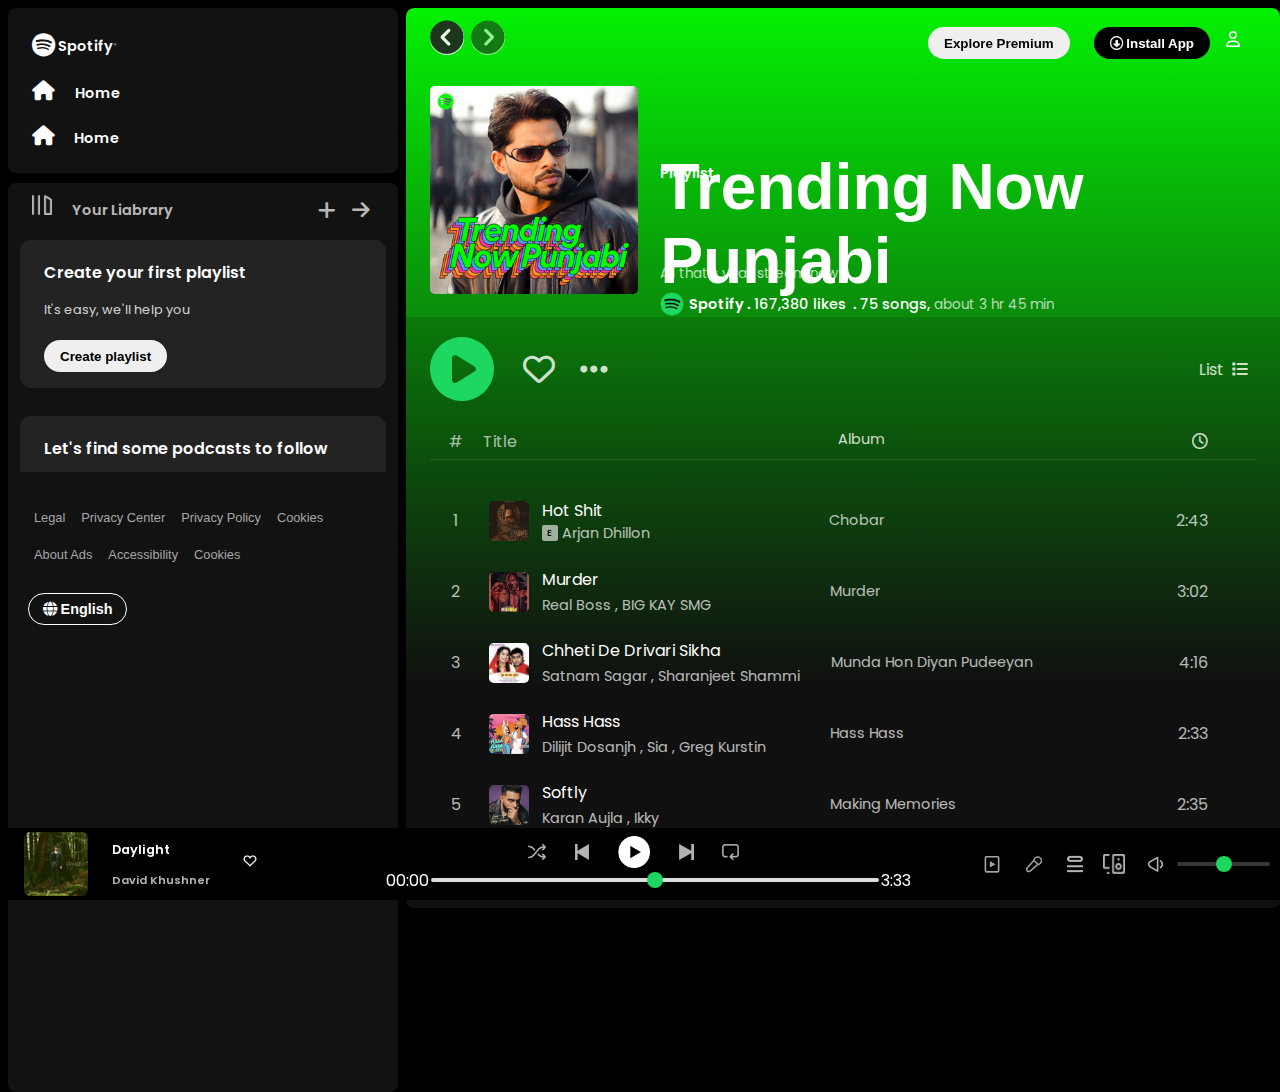
<file: trending now punjabi.html>
<!DOCTYPE html>
<html lang="en">
<head>
  <meta charset="UTF-8">
  <meta name="viewport" content="width=device-width, initial-scale=1.0">
  <link rel="stylesheet" href="https://cdnjs.cloudflare.com/ajax/libs/font-awesome/6.4.0/css/all.min.css">
  <link href="./assets/spotify.png" rel="icon">
  <title>Trending Now Punjabi | Spotify</title>
  <link rel="preconnect" href="https://fonts.googleapis.com">
<link rel="preconnect" href="https://fonts.gstatic.com" crossorigin>
<link href="https://fonts.googleapis.com/css2?family=Kalnia&family=Montserrat:wght@300;400;500;600;700&family=Poppins&display=swap" rel="stylesheet">
 <link rel="stylesheet" href="style.css">
 <style>
  
    .main-content {
        background-image: linear-gradient(to bottom, #04f104, #121212 9.5%);
        overflow: hidden;
    }

    .sticky-nav {
        background-color: rgba(138,74,11,0.001);
    }

    .backward_icon {
     opacity: 0.9;
     color: #121212ee;
     background-color: white;
     font-size: 2.1rem;
     border-radius: 50%;
     cursor: pointer;
    }

    .fa-circle-chevron-right {
     opacity: 0.55;
     color: #121212ee;
     background-color: white;
     font-size: 2.1rem;
     border-radius: 50%;
     margin-left: 0.2rem;
     cursor:not-allowed;
    }

    .sng-allinfo {
     margin-left: 1.5rem;
    }

    .sng-pht {
        height: 14.5rem;
        width: 14.5rem;
        border-radius: 0.3rem;
        margin-top: 1rem;
        transition: 0.2s;
    }

    .sng-pht:hover {
     transform: scale(1.04);
    }

    .sng-info {
        display: flex;
        flex-flow: column;
        flex: 1;
        z-index: 0;
        position: relative;
        top: 4rem;
        width: 47%;
        margin-left: 1.4rem;
        margin-top: 1.8rem;
    }

    .album {
        font-size: 0.9rem;
        font-weight: 590;
        margin: 0;
    }

    .quentity {
     font-weight: 500;
    }

   .sng-name {
    font-size: 4.5rem;
    display: flex;
    font-weight: bolder;
    align-items: center;
    height: 5rem;
    margin-bottom: 0;
    font-family: "Archivo Black", sans-serif;
    font-weight: bolder;
   }

   @media (max-width:1300px) {
    .sng-name {
        font-size: 4rem;
        margin-bottom: 0rem;
    }

    .sng-pht {
        height: 13rem;
        width: 13rem;
    }
   }

   @media (max-width:1211px) {
    .sng-name {
        font-size: 3.8rem;
        margin-bottom: 0rem;
    }

    .album,.ext-info {
     font-size: .8rem
    }

    .sng-pht {
        height: 13rem;
        width: 13rem;
    }
   }

   .singer-img {
    height: 1.5rem;
    width: 1.5rem;
    border-radius: 50%;
    margin-right: 0.3rem;
    margin-left: 0rem;
   }

   .singer-img img {
    height: 1.5rem;
    width: 1.5rem;
    border-radius: 50%;
   }

   .time {
     opacity: 0.7;
     font-weight: 400;
     font-size: 0.85rem;
     margin-bottom: 0.3rem;
   }

    .ext-info {
        font-size: 0.9rem;
        font-weight: 600;
        margin: 0;
        display: flex;
        align-items: center;
        margin-top: 0.2rem;
    }

    .ext-info a:hover {
     text-decoration: underline white;
    }

    .dot {
        padding: 0px 0.2rem;
    }

    .options {
     margin-top: 1rem;
     padding: 1.25rem;
     padding-left: 0;
     width: 100%;
     align-items: center;
    }

    .options-ele {
     display: flex;
     align-items: center;
     justify-content: space-between;
     margin: 0 1.5rem 0 1.5rem;
    }

    .options-ele i,span {
     cursor: pointer;
    }

    .sng-allinfo {
     display: flex;
    }

    .sng-play {
     font-size: 4rem;
     padding-right: 1.8rem;
     color: #1ed760;
     opacity: 1;
     transition: 0.2s;
    }

    .sng-play:hover {
     transform: scale(1.06);
    }

    .sng-like {
     font-size: 2rem;
     padding-right: 1.6rem;
     opacity: 0.8;
    }
     
    .sng-opt {
     font-size: 2rem;
     opacity: 0.8;
    }

    .sng-list {
     font-size: 1rem;
     padding-left: 0.5rem;
    }

    .list-ele {
     opacity: 0.8;
     padding-right: 0.5rem;
    }

    .list-ele:hover {
     opacity: 1;
    }

    .list-items {
     display: flex;
     align-items: center;
    }

    .sng-like:hover{
     opacity: 1;
    }
    
    .sng-opt:hover {
     opacity: 1;
    }

    .has {
     padding-right: 1rem;
    }

    .sng-content {
     margin-bottom: 1.5rem;
    }

    .sng-title {
     padding-left: 1.2rem;
     padding-right: 3rem;
     display: flex;
     justify-content: space-between;
     margin-top: 0.5rem;
    }

    .sng-title span {
     font-size: 1rem;
     opacity: 0.8;
    }

    .sng-title .sng-album {
     font-size: 0.9rem;
    }

    .t-line {
     width: 100%;
    height: 1px;
    border-top: 1px solid white;
    opacity: 0.1;
    margin-top: 0.3rem;
    }

    .content-spacing {
     margin: 0 1.5rem 0 1.5rem;
    }

    .songs {
     padding: 0.5rem;
     padding-left: 0.7rem;
     display: flex;
     align-items: center;
     justify-content: space-between;
     margin-left: 0.6rem;
    }

    .sng:hover {
     text-decoration: underline white;
    }

    .sng-mini-img {
     height: 2.5rem;
     width: 2.5rem;
     border-radius: 0.3rem;
     margin-top: 0.5rem;
     margin-right: 0.8rem;
    }

    .sng-sing-name {
     display: flex;
     align-items: center;
    }

    .explicit {
     background-color: hsla(0, 0%, 100%, .6);
     color: #121212;
     font-size: 9px;
     font-weight: 600;
     border-radius: 2px;
     height: 0.6rem;
     width: 0.35rem;
     line-height: 10px;
     padding: 3px 5px;
     margin-right: 0.3rem;
    }

    .manan-art,.f-singer {
     font-size: 0.9rem;
     opacity: 0.7;
    }   

    .manan-art:hover ,.f-singer:hover{
     text-decoration: underline white;
    }
    
    .bhupi-art,.raj {
     font-size: 0.9rem;
     opacity: 0.7;
    }

    .raj:hover {
     text-decoration: underline white;
    }

    .bhupi-art:hover {
     text-decoration: underline white;
    }

    .sng-artist-info {
     padding-left: 0rem;
    }

    .sng-no {
     display: flex;
     align-items: center;
     flex: 2.5;
    }

    .sng-number {
     opacity: 0.7;
    }

    .one {
     padding-left: 0.15rem;
    }

    .play-sym {
     width: 2.4rem;
    }

    .fa-play {
     opacity: 0;
     cursor: auto;
    }

    .sng-time-info {
     padding-right: 0.6rem;
    }

    .sng-fav {
     opacity: 0;
    }

    .more-options {
     opacity: 0;
    }

    .sng-time {
     padding-right: 0.8rem;
     padding-left: 1.5rem;
     opacity: 0.7;
     cursor: auto;
    }

    .songs:hover {
     background-color: rgba(255, 255, 255, 0.108);
     border-radius: 0.2rem;

      .sng-fav {
          opacity: 0.7;
      }

      .sng-fav:hover {
          opacity: 1;
      }

      .more-options {
          opacity: 1;
      }

      .sng-number {
          display: none;
      }

      .fa-play {
          opacity: 1;
          padding-right: 0.9rem;
      }

      .manan-art,.bhupi-art,.raj,.f-singer{
          opacity: 1;
      }

    }

    .movie-info {
     opacity: 0.7;
     margin-top: 2rem;
    }

    .movie-info p {
     margin: 0;
    }

    .suggestion {
     display: flex;
     align-items: center;
     justify-content: space-between;
     margin: 2.5rem 1.5rem 0 1.5rem;
    }

    .suggestion span p {
     font-size: 0.88rem;
     opacity: 0.7;
     font-weight: 600;
    }

    .suggestion span p:hover {
     text-decoration: underline rgb(255, 255, 255,0.8);
    }

    .suggestion h2 {
     margin: 0;
     padding: 0;
     font-size: 1.5rem;
     opacity: 1;
    }

    .suggestion h2:hover {
     text-decoration: underline white;
    }

    .back-clr {
     background-image: linear-gradient(to bottom, rgb(0,0,0,0.12), #121212 60%);
    }
    
    .sng-album-name{
     flex: 2;
    }

    .song-title {
     flex: 1.1;
    }

    .sng-album {
     flex: 1;
    }

 </style>
</head>
<body>
 <div class="main">
     <div class="sidebar">
          <div class="nav">
               <div class="nav-option" style="opacity: 1;">
                    <i class="fa-brands fa-spotify logo"></i><a href="#" class="name">Spotify</a><sup><i class="fa-regular fa-registered reg"></i></sup>
               </div>
               <div class="nav-option"  style="opacity: 1;">
                    <i class="fa-solid fa-house"></i>
                    <a href="#">Home</a>
               </div>
               <div class="nav-option"  style="opacity: 1;">
                    <a href="" class="home-page-btn">
                         <i class="fa-solid fa-house"></i>
                         <a href="index.html">Home</a>
                    </a>
               </div>
           </div>
           <div class="library">
               <div class="option">
                <div class="lib-option nav-option">
                     <img src="./assets/library_icon.png">
                    <a href="#">Your Liabrary</a>
                </div>
                <div class="icons">
                  <i class="fa-solid fa-plus"></i>
                  <i class="fa-solid fa-arrow-right"></i>
                </div>
               </div>
               <div class="boxes">
                <div class="box">
                    <p class="para1">Create your first playlist</p>
                    <p class="para2">It's easy, we'll help you</p>
                    <button class="badge">Create playlist</button>
                </div>
                <div class="box">
                    <p class="para1">Let's find some podcasts to follow</p>
                    <p class="para2">We'll keep you updated on new episodes</p>
                    <button class="badge">Browse podcasts</button>
                </div>
               </div>
               <div class="lib-buttons">
                    <button class="lib-btns">Legal</button>
                    <button class="lib-btns">Privacy Center</button>
                    <button class="lib-btns">Privacy Policy</button>
                    <button class="lib-btns">Cookies</button>
                    <button class="lib-btns">About Ads</button>
                    <button class="lib-btns">Accessibility</button>
                    <button class="lib-btns">Cookies</button>
                </div>
                <div class="lib-btn">
                    <button class="lang-btn">
                         <i class="fa-solid fa-globe"></i> English
                    </button>
                </div>
           </div>
     </div>
  <div class="background">
     <div class="main-content">
          <div class="section">
               <div class="head">
                   <div class="sticky-nav">
                       <div class="sticky-nav-icons">
                         <a href="index.html"><i class="fa-solid fa-circle-chevron-left backward_icon"></i></a>
                         <i class="fa-solid fa-circle-chevron-right hide"></i>
                       </div>
                       <div class="sticky-nav-options">
                            <button class="badge nav-items hide">Explore Premium</button>
                            <button class="badge nav-items dark-badge"><i class="fa-regular fa-circle-down"></i> Install App</button>
                            <i class="fa-regular fa-user nav-items"></i>
                       </div>
                  </div>
                  <div class="sng-allinfo">
                       <span class="sng-img">
                           <img src="./assets/tranding punjabi.jpeg" class="sng-pht">
                       </span>
                      <span class="sng-info">
                        <span class="album">Playlist</span>
                        <span class="sng-name">Trending Now Punjabi</span>
                        <span class="time">All that's viral, stream now!</span>
                         <div class="ext-info">
                            <span class="singer-img"><img src="./assets/spotify-icon-free-png.webp"></span>
                            <a href="#">Spotify</a>
                            <span class="dot">. 
                               <span class="quentity">167,380 likes</span>
                            <span class="dot">.
                               <span class="quentity" >75 songs, <span class="time">about 3 hr 45 min</span></span>
                            </span>
                         </div>
                      </span>    
                  </div>
               </div>
              <div class="back-clr">
               <div class="options">
                    <div class="options-ele">
                         <span class="list-items">
                              <i class="fa-solid fa-circle-play sng-play"></i>
                              <i class="fa-regular fa-heart sng-like"></i>
                              <i class="fa-solid fa-ellipsis sng-opt"></i>     
                         </span>
                         <span class="list-ele list-items">
                              <span for="list">List</span>
                              <i class="fa-solid fa-list sng-list" id="list"></i>
                         </span>
                     </div>
                   </div>
                   <div class="content-spacing">
                     <div class="sng-content">
                          <div class="sng-title">
                               <span class="song-title">
                                    <span class="has">#</span>
                                    <span>Title</span>
                               </span>
                               <span class="sng-album">Album</span>
                               <span><i class="fa-regular fa-clock"></i></span>
                          </div>
                          <div class="t-line"></div>
                     </div>
                     <div class="songs">
                         <span class="sng-no">
                              <span class="play-sym">
                                   <span class="sng-number one">1</span>                
                                   <i class="fa-solid fa-play"></i>
                             </span>
                             <span><img src="./assets/chobar.jpeg" class="sng-mini-img"></span>
                             <span class="sng-artist-info">
                                  <span class="sng">Hot Shit</span>
                                  <br>
                                  <span class="sng-sing-name">
                                   <span class="explicit">E</span>
                                   <span class="manan-art">Arjan Dhillon</span>
                                </span>
                             </span>   
                         </span>
                         <span class="sng-album-name manan-art">Chobar</span> 
                         <span class="sng-time-info">
                              <i class="fa-regular fa-heart sng-fav"></i>
                              <span class="sng-time">2:43</span>
                              <i class="fa-solid fa-ellipsis more-options"></i>          
                         </span>
                     </div>
                     <div class="songs">
                         <span class="sng-no">
                              <span class="play-sym">
                                   <span class="sng-number ">2</span>                
                                   <i class="fa-solid fa-play"></i>
                             </span>
                             <span><img src="./assets/muder.jpeg" class="sng-mini-img"></span>
                             <span class="sng-artist-info">
                                  <span class="sng">Murder</span>
                                  <br>
                                  <span class="manan-art">Real Boss</span>
                                  <span class="bhupi-art">, BIG KAY SMG</span>
                             </span>    
                         </span>
                         <span class="sng-album-name manan-art">Murder</span>
                         <span class="sng-time-info">
                              <i class="fa-regular fa-heart sng-fav"></i>
                              <span class="sng-time">3:02</span>
                              <i class="fa-solid fa-ellipsis more-options"></i>          
                         </span>
                     </div>
                     <div class="songs">
                         <span class="sng-no">
                              <span class="play-sym">
                                   <span class="sng-number">3</span>                
                                   <i class="fa-solid fa-play"></i>
                             </span>
                             <span><img src="./assets/chheti de devari.jpeg" class="sng-mini-img"></span>
                             <span class="sng-artist-info">
                                  <span class="sng">Chheti De Drivari Sikha</span>
                                  <br>
                                  <span class="manan-art">Satnam Sagar</span>
                                  <span class="bhupi-art">, Sharanjeet Shammi</span>
                             </span>    
                         </span>
                         <span class="sng-album-name manan-art">Munda Hon Diyan Pudeeyan</span>
                         <span class="sng-time-info">
                              <i class="fa-regular fa-heart sng-fav"></i>
                              <span class="sng-time">4:16</span>
                              <i class="fa-solid fa-ellipsis more-options"></i>          
                         </span>
                     </div>
                     <div class="songs">
                         <span class="sng-no">
                              <span class="play-sym">
                                   <span class="sng-number">4</span>                
                                   <i class="fa-solid fa-play"></i>
                             </span>
                             <span><img src="./assets/hass hass.jpeg" class="sng-mini-img"></span>
                             <span class="sng-artist-info">
                                  <span class="sng">Hass Hass</span>
                                  <br>
                                  <span class="manan-art">Dilijit Dosanjh</span>
                                  <span class="bhupi-art">, Sia</span>
                                  <span class="raj">, Greg Kurstin</span>
                             </span>    
                         </span>
                         <span class="sng-album-name manan-art">Hass Hass</span>
                         <span class="sng-time-info">
                              <i class="fa-regular fa-heart sng-fav"></i>
                              <span class="sng-time">2:33</span>
                              <i class="fa-solid fa-ellipsis more-options"></i>          
                         </span>
                     </div>
                     <div class="songs">
                         <span class="sng-no">
                              <span class="play-sym">
                                   <span class="sng-number">5</span>                
                                   <i class="fa-solid fa-play"></i>
                             </span>
                             <span><img src="./assets/ab67616d0000b273bb25239324c4e16ae01fda36.jpeg" class="sng-mini-img"></span>
                             <span class="sng-artist-info">
                                  <span class="sng">Softly</span>
                                  <br>
                                  <span class="manan-art">Karan Aujla</span>
                                  <span class="bhupi-art">, Ikky</span>
                             </span>    
                         </span>
                         <span class="sng-album-name manan-art">Making Memories</span>
                         <span class="sng-time-info">
                              <i class="fa-regular fa-heart sng-fav"></i>
                              <span class="sng-time">2:35</span>
                              <i class="fa-solid fa-ellipsis more-options"></i>          
                         </span>
                     </div>
                     <div class="songs">
                         <span class="sng-no">
                              <span class="play-sym">
                                   <span class="sng-number">6</span>                
                                   <i class="fa-solid fa-play"></i>
                             </span>
                             <span><img src="./assets/aa.jpg" class="sng-mini-img"></span>
                             <span class="sng-artist-info">
                                  <span class="sng">Aa</span>
                                  <br>
                                  <span class="manan-art">Roach Killa</span>
                                  <span class="bhupi-art">, Arif Lohar</span>
                                  <span class="raj">, Deep Jandu</span>
                             </span>    
                         </span>
                         <span class="sng-album-name manan-art">Aa</span>
                         <span class="sng-time-info">
                              <i class="fa-regular fa-heart sng-fav"></i>
                              <span class="sng-time">3:10</span>
                              <i class="fa-solid fa-ellipsis more-options"></i>          
                         </span>
                     </div>
                     <div class="songs">
                         <span class="sng-no">
                              <span class="play-sym">
                                   <span class="sng-number">7</span>                
                                   <i class="fa-solid fa-play"></i>
                             </span>
                             <span><img src="./assets/when we ride.jpeg" class="sng-mini-img"></span>
                             <span class="sng-artist-info">
                                  <span class="sng">WYS</span>
                                  <br>
                                  <span class="sng-sing-name">
                                   <span class="explicit">E</span>
                                   <span class="manan-art">Real Boss</span>
                                   <span class="bhupi-art">, Baggh-e SMG</span>
                                   <span class="raj">, Farmaan SMG</span>
                                   <span class="f-singer">, BIG...</span>
                                </span>
                             </span>    
                         </span>
                         <span class="sng-album-name manan-art">WHEN WE RIDE</span>
                         <span class="sng-time-info">
                              <i class="fa-regular fa-heart sng-fav"></i>
                              <span class="sng-time">2:57</span>
                              <i class="fa-solid fa-ellipsis more-options"></i>          
                         </span>
                     </div>
                     <div class="songs">
                         <span class="sng-no">
                              <span class="play-sym">
                                   <span class="sng-number">8</span>                
                                   <i class="fa-solid fa-play"></i>
                             </span>
                             <span><img src="./assets/apa fer.jpeg" class="sng-mini-img"></span>
                             <span class="sng-artist-info">
                                  <span class="sng">Apa Fer Milaange</span>
                                  <br>
                                  <span class="manan-art">Savi Kahlon</span>
                             </span>    
                         </span>
                         <span class="sng-album-name manan-art">Apa Fer Milaange</span>
                         <span class="sng-time-info">
                              <i class="fa-regular fa-heart sng-fav"></i>
                              <span class="sng-time">4:14</span>
                              <i class="fa-solid fa-ellipsis more-options"></i>          
                         </span>
                     </div>
                     <div class="songs">
                       <span class="sng-no">
                            <span class="play-sym">
                                 <span class="sng-number">9</span>                
                                 <i class="fa-solid fa-play"></i>
                           </span>
                           <span><img src="./assets/heer ranjha.jpeg" class="sng-mini-img"></span>
                           <span class="sng-artist-info">
                                <span class="sng">Koi Si</span>
                                <br>
                                <span class="manan-art">Afsana Khan</span>
                                <span class="bhupi-art">, Nirmaan</span>
                           </span>    
                       </span>
                       <span class="sng-album-name manan-art">Koi Si</span>
                       <span class="sng-time-info">
                            <i class="fa-regular fa-heart sng-fav"></i>
                            <span class="sng-time">3:19</span>
                            <i class="fa-solid fa-ellipsis more-options"></i>          
                       </span>
                   </div>
                   <div class="songs">
                       <span class="sng-no">
                            <span class="play-sym">
                                 <span class="sng-number two">10</span>                
                                 <i class="fa-solid fa-play"></i>
                           </span>
                           <span><img src="./assets/tareefan.jpeg" class="sng-mini-img"></span>
                           <span class="sng-artist-info">
                                <span class="sng">Tareefan</span>
                                <br>
                                <span class="manan-art">Jordan Sandhu</span>
                                <span class="bhupi-art">, Mehar Vaani</span>   
                           </span>    
                       </span>
                       <span class="sng-album-name manan-art">Tareefan</span>
                       <span class="sng-time-info">
                            <i class="fa-regular fa-heart sng-fav"></i>
                            <span class="sng-time">3:12</span>
                            <i class="fa-solid fa-ellipsis more-options"></i>          
                       </span>
                   </div>
                   <div class="songs">
                       <span class="sng-no">
                            <span class="play-sym">
                                 <span class="sng-number two">11</span>                
                                 <i class="fa-solid fa-play"></i>
                           </span>
                           <span><img src="./assets/mi amor.jpeg" class="sng-mini-img"></span>
                           <span class="sng-artist-info">
                                <span class="sng">Mi Amor</span>
                                <br>
                                <span class="manan-art">Sharn</span>
                                <span class="bhupi-art">, 40k</span>
                                <span class="raj">, The Paul</span>
                           </span>    
                       </span>
                       <span class="sng-album-name manan-art">Mi Amor</span>
                       <span class="sng-time-info">
                            <i class="fa-regular fa-heart sng-fav"></i>
                            <span class="sng-time">3:23</span>
                            <i class="fa-solid fa-ellipsis more-options"></i>          
                       </span>
                   </div>
                   <div class="songs">
                       <span class="sng-no">
                            <span class="play-sym">
                                 <span class="sng-number two">12</span>                
                                 <i class="fa-solid fa-play"></i>
                           </span>
                           <span><img src="./assets/outlaw.jpeg" class="sng-mini-img"></span>
                           <span class="sng-artist-info">
                                <span class="sng">Outlaw</span>
                                <br>
                                <span class="manan-art">Sidhu Moose Wala</span>
                           </span>    
                       </span>
                       <span class="sng-album-name manan-art">Outlaw</span>
                       <span class="sng-time-info">
                            <i class="fa-regular fa-heart sng-fav"></i>
                            <span class="sng-time">3:00</span>
                            <i class="fa-solid fa-ellipsis more-options"></i>          
                       </span>
                   </div>
                   <div class="songs">
                       <span class="sng-no">
                            <span class="play-sym">
                                 <span class="sng-number two">13</span>                
                                 <i class="fa-solid fa-play"></i>
                           </span>
                           <span><img src="./assets/ve haaniyaan.jpeg" class="sng-mini-img"></span>
                           <span class="sng-artist-info">
                                <span class="sng">Ve Haaniyaan</span>
                                <br>
                                <span class="manan-art">Danny</span>
                                <span class="bhupi-art">, Avvy Sra</span>
                                <span class="raj">, Sagar</span>
                           </span>    
                       </span>
                       <span class="sng-album-name manan-art">Ve Haaniyaan</span>
                       <span class="sng-time-info">
                            <i class="fa-regular fa-heart sng-fav"></i>
                            <span class="sng-time">4:00</span>
                            <i class="fa-solid fa-ellipsis more-options"></i>          
                       </span>
                   </div>
                   <div class="songs">
                       <span class="sng-no">
                            <span class="play-sym">
                                 <span class="sng-number two">14</span>                
                                 <i class="fa-solid fa-play"></i>
                           </span>
                           <span><img src="./assets/when we ride.jpeg" class="sng-mini-img"></span>
                           <span class="sng-artist-info">
                                <span class="sng">GOOD LIFE GOOD THOUGHTS</span>
                                <br>
                                <span class="sng-sing-name">
                                   <span class="explicit">E</span>
                                   <span class="manan-art">Baggh-e SMG</span>
                                   <span class="bhupi-art">, Farmaan SMG</span>
                                   <span class="f-singer">, BIG KAY SMG</span>
                                </span>
                           </span>    
                       </span>
                       <span class="sng-album-name manan-art">WHEN WE RIDE</span>
                       <span class="sng-time-info">
                            <i class="fa-regular fa-heart sng-fav"></i>
                            <span class="sng-time">3:30</span>
                            <i class="fa-solid fa-ellipsis more-options"></i>          
                       </span>
                   </div>
                   <div class="songs">
                       <span class="sng-no">
                            <span class="play-sym">
                                 <span class="sng-number two">15</span>                
                                 <i class="fa-solid fa-play"></i>
                           </span>
                           <span><img src="./assets/angels.jpeg" class="sng-mini-img"></span>
                           <span class="sng-artist-info">
                                <span class="sng">Angels</span>
                                <br>
                                <span class="manan-art">HRJXT</span>
                                <span class="bhupi-art">, Intense</span>
                           </span>    
                       </span>
                       <span class="sng-album-name manan-art">Twenty Two</span>
                       <span class="sng-time-info">
                            <i class="fa-regular fa-heart sng-fav"></i>
                            <span class="sng-time">3:24</span>
                            <i class="fa-solid fa-ellipsis more-options"></i>          
                       </span>
                   </div>
                   <div class="songs">
                       <span class="sng-no">
                            <span class="play-sym">
                                 <span class="sng-number two">16</span>                
                                 <i class="fa-solid fa-play"></i>
                           </span>
                           <span><img src="./assets/choti jehi dinjagi.jpeg" class="sng-mini-img"></span>
                           <span class="sng-artist-info">
                                <span class="sng">Choti Jehi Zindagi</span>
                                <br>
                                <span class="manan-art">ShamPreet</span>
                           </span>    
                       </span>
                       <span class="sng-album-name manan-art">Choti Jehi Zindagi</span>
                       <span class="sng-time-info">
                            <i class="fa-regular fa-heart sng-fav"></i>
                            <span class="sng-time">3:05</span>
                            <i class="fa-solid fa-ellipsis more-options"></i>          
                       </span>
                   </div>
                   <div class="songs">
                       <span class="sng-no">
                            <span class="play-sym">
                                 <span class="sng-number two">17</span>                
                                 <i class="fa-solid fa-play"></i>
                           </span>
                           <span><img src="./assets/boo thang.jpeg" class="sng-mini-img"></span>
                           <span class="sng-artist-info">
                                <span class="sng">Boo Thang</span>
                                <br>
                                <span class="manan-art">Varinder Brar</span>
                                <span class="bhupi-art">, Jyotica Tangri</span>
                                <span class="raj">, Gill Saab Music</span>
                           </span>    
                       </span>
                       <span class="sng-album-name manan-art">Boo Thang</span>
                       <span class="sng-time-info">
                            <i class="fa-regular fa-heart sng-fav"></i>
                            <span class="sng-time">2:41
                            </span>
                            <i class="fa-solid fa-ellipsis more-options"></i>          
                       </span>
                   </div>
                   <div class="songs">
                       <span class="sng-no">
                            <span class="play-sym">
                                 <span class="sng-number two">18</span>                
                                 <i class="fa-solid fa-play"></i>
                           </span>
                           <span><img src="./assets/love ya.jpeg" class="sng-mini-img"></span>
                           <span class="sng-artist-info">
                                <span class="sng">Love Ya</span>
                                <br>
                                <span class="manan-art">Dilijit Dosanjh</span>
                                <span class="bhupi-art">, Sagar</span>
                           </span>    
                       </span>
                       <span class="sng-album-name manan-art">Love Ya</span>
                       <span class="sng-time-info">
                            <i class="fa-regular fa-heart sng-fav"></i>
                            <span class="sng-time">2:41</span>
                            <i class="fa-solid fa-ellipsis more-options"></i>          
                       </span>
                   </div>
                   <div class="songs">
                       <span class="sng-no">
                            <span class="play-sym">
                                 <span class="sng-number two">19</span>                
                                 <i class="fa-solid fa-play"></i>
                           </span>
                           <span><img src="./assets/koka.jpeg" class="sng-mini-img"></span>
                           <span class="sng-artist-info">
                                <span class="sng">Koka</span>
                                <br>
                                <span class="manan-art">Mankirt Aulakh</span>
                                <span class="bhupi-art">, Simar Kaur</span>
                           </span>    
                       </span>
                       <span class="sng-album-name manan-art">Koka</span>
                       <span class="sng-time-info">
                            <i class="fa-regular fa-heart sng-fav"></i>
                            <span class="sng-time">3:10</span>
                            <i class="fa-solid fa-ellipsis more-options"></i>          
                       </span>
                   </div>
                   <div class="songs">
                       <span class="sng-no">
                            <span class="play-sym">
                                 <span class="sng-number two">20</span>                
                                 <i class="fa-solid fa-play"></i>
                           </span>
                           <span><img src="./assets/8 asle.jpeg" class="sng-mini-img"></span>
                           <span class="sng-artist-info">
                                <span class="sng">8 ASLE</span>
                                <br>
                                <span class="sng-sing-name">
                                   <span class="explicit">E</span>
                                   <span class="manan-art">Sukha</span>
                                   <span class="bhupi-art">, Chani Nattan</span>
                                   <span class="raj">, Prodgk</span>
                                   <span class="f-singer">, Gurlez Akhtar</span>
                                </span>
                           </span>    
                       </span>
                       <span class="sng-album-name manan-art">UNDISPUTED</span>
                       <span class="sng-time-info">
                            <i class="fa-regular fa-heart sng-fav"></i>
                            <span class="sng-time">2:41</span>
                            <i class="fa-solid fa-ellipsis more-options"></i>          
                       </span>
                   </div>
                   <div class="songs">
                       <span class="sng-no">
                            <span class="play-sym">
                                 <span class="sng-number two">21</span>                
                                 <i class="fa-solid fa-play"></i>
                           </span>
                           <span><img src="./assets/kaley sheshe.jpeg" class="sng-mini-img"></span>
                           <span class="sng-artist-info">
                                <span class="sng">Kaley Sheshe</span>
                                <br>
                                <span class="sng-sing-name">
                                   <span class="explicit">E</span>
                                   <span class="manan-art">Addy Nagar</span>
                                   <span class="bhupi-art">, Aniket Jain</span>
                                </span>
                           </span>    
                       </span>
                       <span class="sng-album-name manan-art">Kaley Sheshe</span>
                       <span class="sng-time-info">
                            <i class="fa-regular fa-heart sng-fav"></i>
                            <span class="sng-time">3:31</span>
                            <i class="fa-solid fa-ellipsis more-options"></i>          
                       </span>
                   </div>
                   <div class="songs">
                       <span class="sng-no">
                            <span class="play-sym">
                                 <span class="sng-number two">22</span>                
                                 <i class="fa-solid fa-play"></i>
                           </span>
                           <span><img src="./assets/kamlee.jpeg" class="sng-mini-img"></span>
                           <span class="sng-artist-info">
                                <span class="sng">Kamlee</span>
                                <br>
                                <span class="manan-art">SARRB</span>
                                <span class="bhupi-art">, Starboy X</span>
                           </span>    
                       </span>
                       <span class="sng-album-name manan-art">Kamlee</span>
                       <span class="sng-time-info">
                            <i class="fa-regular fa-heart sng-fav"></i>
                            <span class="sng-time">3:29</span>
                            <i class="fa-solid fa-ellipsis more-options"></i>          
                       </span>
                   </div>
                   <div class="songs">
                       <span class="sng-no">
                            <span class="play-sym">
                                 <span class="sng-number two">23</span>                
                                 <i class="fa-solid fa-play"></i>
                           </span>
                           <span><img src="./assets/gar bharte.jpeg" class="sng-mini-img"></span>
                           <span class="sng-artist-info">
                                <span class="sng">Ghar Bharte</span>
                                <br>
                                <span class="manan-art">Arjan Dhillon</span>
                           </span>    
                       </span>
                       <span class="sng-album-name manan-art">Ghar Bharte</span>
                       <span class="sng-time-info">
                            <i class="fa-regular fa-heart sng-fav"></i>
                            <span class="sng-time">3:16</span>
                            <i class="fa-solid fa-ellipsis more-options"></i>          
                       </span>
                   </div>
                   <div class="songs">
                       <span class="sng-no">
                            <span class="play-sym">
                                 <span class="sng-number two">24</span>                
                                 <i class="fa-solid fa-play"></i>
                           </span>
                           <span><img src="./assets/afterhours.jpeg" class="sng-mini-img"></span>
                           <span class="sng-artist-info">
                                <span class="sng">Afterhours</span>
                                <br>
                                <span class="manan-art">Bir</span>
                                <span class="bhupi-art">, Dhanju</span>
                                <span class="raj">, thiarajxtt</span>
                           </span>    
                       </span>
                       <span class="sng-album-name manan-art">Afterhours</span>
                       <span class="sng-time-info">
                            <i class="fa-regular fa-heart sng-fav"></i>
                            <span class="sng-time">2:20</span>
                            <i class="fa-solid fa-ellipsis more-options"></i>          
                       </span>
                   </div>
                   <div class="songs">
                       <span class="sng-no">
                            <span class="play-sym">
                                 <span class="sng-number two">25</span>                
                                 <i class="fa-solid fa-play"></i>
                           </span>
                           <span><img src="./assets/ab67616d0000b2731a8c4618eda885a406958dd0.jpeg" class="sng-mini-img"></span>
                           <span class="sng-artist-info">
                                <span class="sng">Still Rollin</span>
                                <br>
                                <span class="manan-art">Shubh</span>
                           </span>    
                       </span>
                       <span class="sng-album-name manan-art">Still Rollin</span>
                       <span class="sng-time-info">
                            <i class="fa-regular fa-heart sng-fav"></i>
                            <span class="sng-time">2:54</span>
                            <i class="fa-solid fa-ellipsis more-options"></i>          
                       </span>
                   </div>
                   <div class="songs">
                       <span class="sng-no">
                            <span class="play-sym">
                                 <span class="sng-number two">26</span>                
                                 <i class="fa-solid fa-play"></i>
                           </span>
                           <span><img src="./assets/desi hood.jpeg" class="sng-mini-img"></span>
                           <span class="sng-artist-info">
                                <span class="sng">Desi Hood</span>
                                <br>
                                <span class="manan-art">Saabi Bhinder</span>
                                <span class="bhupi-art">, Cheetah</span>
                           </span>    
                       </span>
                       <span class="sng-album-name manan-art">Walk in Victory</span>
                       <span class="sng-time-info">
                            <i class="fa-regular fa-heart sng-fav"></i>
                            <span class="sng-time">2:26</span>
                            <i class="fa-solid fa-ellipsis more-options"></i>          
                       </span>
                   </div>
                   <div class="songs">
                       <span class="sng-no">
                            <span class="play-sym">
                                 <span class="sng-number two">27</span>                
                                 <i class="fa-solid fa-play"></i>
                           </span>
                           <span><img src="./assets/ab67616d0000b273cb2f9520171129a3df7a241a.jpeg" class="sng-mini-img"></span>
                           <span class="sng-artist-info">
                                <span class="sng">Amiri</span>
                                <br>
                                <span class="manan-art">Dilijit Dosanjh</span>
                                <span class="bhupi-art">, thiarajxtt</span>
                           </span>    
                       </span>
                       <span class="sng-album-name manan-art">Ghost</span>
                       <span class="sng-time-info">
                            <i class="fa-regular fa-heart sng-fav"></i>
                            <span class="sng-time">1:57</span>
                            <i class="fa-solid fa-ellipsis more-options"></i>          
                       </span>
                   </div>
                   <div class="songs">
                       <span class="sng-no">
                            <span class="play-sym">
                                 <span class="sng-number two">28</span>                
                                 <i class="fa-solid fa-play"></i>
                           </span>
                           <span><img src="./assets/off roading.png" class="sng-mini-img"></span>
                           <span class="sng-artist-info">
                                <span class="sng">Off Roading</span>
                                <br>
                                <span class="manan-art">Khan Bhaini</span>
                           </span>    
                       </span>
                       <span class="sng-album-name manan-art">Off Roading</span>
                       <span class="sng-time-info">
                            <i class="fa-regular fa-heart sng-fav"></i>
                            <span class="sng-time">3:21</span>
                            <i class="fa-solid fa-ellipsis more-options"></i>          
                       </span>
                   </div>
                   <div class="songs">
                       <span class="sng-no">
                            <span class="play-sym">
                                 <span class="sng-number two">29</span>                
                                 <i class="fa-solid fa-play"></i>
                           </span>
                           <span><img src="./assets/ab67616d0000b273cb2f9520171129a3df7a241a.jpeg" class="sng-mini-img"></span>
                           <span class="sng-artist-info">
                                <span class="sng">Case</span>
                                <br>
                                <span class="manan-art">Dilijit Dosanjh</span>
                                <span class="bhupi-art">, Intense</span>
                           </span>    
                       </span>
                       <span class="sng-album-name manan-art">Ghost</span>
                       <span class="sng-time-info">
                            <i class="fa-regular fa-heart sng-fav"></i>
                            <span class="sng-time">2:15</span>
                            <i class="fa-solid fa-ellipsis more-options"></i>          
                       </span>
                   </div>
                   <div class="songs">
                       <span class="sng-no">
                            <span class="play-sym">
                                 <span class="sng-number two">30</span>                
                                 <i class="fa-solid fa-play"></i>
                           </span>
                           <span><img src="./assets/nimm thalle.jpeg" class="sng-mini-img"></span>
                           <span class="sng-artist-info">
                                <span class="sng">Nimm Thalle</span>
                                <br>
                                <span class="manan-art">Jordan Sandhu</span>
                                <span class="bhupi-art">, Desi Crew</span>
                           </span>    
                       </span>
                       <span class="sng-album-name manan-art">Nimm Thalle</span>
                       <span class="sng-time-info">
                            <i class="fa-regular fa-heart sng-fav"></i>
                            <span class="sng-time">3:00</span>
                            <i class="fa-solid fa-ellipsis more-options"></i>          
                       </span>
                   </div>
                   <div class="songs">
                       <span class="sng-no">
                            <span class="play-sym">
                                 <span class="sng-number two">31</span>                
                                 <i class="fa-solid fa-play"></i>
                           </span>
                           <span><img src="./assets/ab67616d0000b273cb2f9520171129a3df7a241a.jpeg" class="sng-mini-img"></span>
                           <span class="sng-artist-info">
                                <span class="sng">Kinni Kinni</span>
                                <br>
                                <span class="manan-art">Dilijit Dosanjh</span> 
                                <span class="bhupi-art">, thiarajxtt</span>
                           </span>    
                       </span>
                       <span class="sng-album-name manan-art">Ghost</span>
                       <span class="sng-time-info">
                            <i class="fa-regular fa-heart sng-fav"></i>
                            <span class="sng-time">3:33</span>
                            <i class="fa-solid fa-ellipsis more-options"></i>          
                       </span>
                   </div>
                   <div class="songs">
                       <span class="sng-no">
                            <span class="play-sym">
                                 <span class="sng-number two">32</span>                
                                 <i class="fa-solid fa-play"></i>
                           </span>
                           <span><img src="./assets/ainak.jpeg" class="sng-mini-img"></span>
                           <span class="sng-artist-info">
                                <span class="sng">Ainak</span>
                                <br>
                                <span class="manan-art">Gulab Sidhu</span>
                                <span class="bhupi-art">, Sukh Lotey</span>
                           </span>    
                       </span>
                       <span class="sng-album-name manan-art">Ainak</span>
                       <span class="sng-time-info">
                            <i class="fa-regular fa-heart sng-fav"></i>
                            <span class="sng-time">2:58</span>
                            <i class="fa-solid fa-ellipsis more-options"></i>          
                       </span>
                   </div>
                   <div class="songs">
                       <span class="sng-no">
                            <span class="play-sym">
                                 <span class="sng-number two">33</span>                
                                 <i class="fa-solid fa-play"></i>
                           </span>
                           <span><img src="./assets/anyway.jpeg" class="sng-mini-img"></span>
                           <span class="sng-artist-info">
                                <span class="sng">California Love</span>
                                <br>
                                <span class="sng-sing-name">
                                   <span class="explicit">E</span>
                                   <span class="manan-art">Cheema Y</span>
                                   <span class="bhupi-art">, Gur Sidhu</span>
                                </span>
                           </span>    
                       </span>
                       <span class="sng-album-name manan-art">ANYWAY</span>
                       <span class="sng-time-info">
                            <i class="fa-regular fa-heart sng-fav"></i>
                            <span class="sng-time">2:55</span>
                            <i class="fa-solid fa-ellipsis more-options"></i>          
                       </span>
                   </div>
                   <div class="songs">
                       <span class="sng-no">
                            <span class="play-sym">
                                 <span class="sng-number two">34</span>                
                                 <i class="fa-solid fa-play"></i>
                           </span>
                           <span><img src="./assets/ab67616d0000b2731a8c4618eda885a406958dd0.jpeg" class="sng-mini-img"></span>
                           <span class="sng-artist-info">
                                <span class="sng">Cheques</span>
                                <br>
                                <span class="manan-art">Shubh</span>
                           </span>    
                       </span>
                       <span class="sng-album-name manan-art">Still Rollin</span>
                       <span class="sng-time-info">
                            <i class="fa-regular fa-heart sng-fav"></i>
                            <span class="sng-time">3:03</span>
                            <i class="fa-solid fa-ellipsis more-options"></i>          
                       </span>
                   </div>
                   <div class="songs">
                       <span class="sng-no">
                            <span class="play-sym">
                                 <span class="sng-number two">35</span>                
                                 <i class="fa-solid fa-play"></i>
                           </span>
                           <span><img src="./assets/check it out.jpeg" class="sng-mini-img"></span>
                           <span class="sng-artist-info">
                                <span class="sng">Check It Out</span>
                                <br>
                                <span class="manan-art">Parmish Verma</span>
                                <span class="bhupi-art">, Paradox</span>
                           </span>    
                       </span>
                       <span class="sng-album-name manan-art">Check It Out</span>
                       <span class="sng-time-info">
                            <i class="fa-regular fa-heart sng-fav"></i>
                            <span class="sng-time">3:15</span>
                            <i class="fa-solid fa-ellipsis more-options"></i>          
                       </span>
                   </div>
                   <div class="songs">
                       <span class="sng-no">
                            <span class="play-sym">
                                 <span class="sng-number two">36</span>                
                                 <i class="fa-solid fa-play"></i>
                           </span>
                           <span><img src="./assets/ab67616d0000b273cb2f9520171129a3df7a241a.jpeg" class="sng-mini-img"></span>
                           <span class="sng-artist-info">
                                <span class="sng">Lalkara</span>
                                <br>
                                <span class="manan-art">Dilijit Dosanjh</span>
                                <span class="bhupi-art">, Intense</span>
                                <span class="raj">, Sultaan</span>
                           </span>    
                       </span>
                       <span class="sng-album-name manan-art">Ghost</span>
                       <span class="sng-time-info">
                            <i class="fa-regular fa-heart sng-fav"></i>
                            <span class="sng-time">2:40</span>
                            <i class="fa-solid fa-ellipsis more-options"></i>          
                       </span>
                   </div>
                   <div class="songs">
                       <span class="sng-no">
                            <span class="play-sym">
                                 <span class="sng-number two">37</span>                
                                 <i class="fa-solid fa-play"></i>
                           </span>
                           <span><img src="./assets/aam jahe munde.jpeg" class="sng-mini-img"></span>
                           <span class="sng-artist-info">
                                <span class="sng">Aam Jahe Munde</span>
                                <br>
                                <span class="manan-art">Parmish Verma</span>
                                <span class="bhupi-art">, PARDHAAN</span>
                           </span>    
                       </span>
                       <span class="sng-album-name manan-art">Aam Jahe Munde</span>
                       <span class="sng-time-info">
                            <i class="fa-regular fa-heart sng-fav"></i>
                            <span class="sng-time">3:27</span>
                            <i class="fa-solid fa-ellipsis more-options"></i>          
                       </span>
                   </div>
                   <div class="songs">
                       <span class="sng-no">
                            <span class="play-sym">
                                 <span class="sng-number two">38</span>                
                                 <i class="fa-solid fa-play"></i>
                           </span>
                           <span><img src="./assets/white brown black.jpeg" class="sng-mini-img"></span>
                           <span class="sng-artist-info">
                                <span class="sng">White Brown Black</span>
                                <br>
                                <span class="manan-art">Avvy Sra</span>
                                <span class="bhupi-art">, Karan Aujla</span>
                                <span class="raj">, Jaani</span>
                           </span>    
                       </span>
                       <span class="sng-album-name manan-art">White Brown Black</span>
                       <span class="sng-time-info">
                            <i class="fa-regular fa-heart sng-fav"></i>
                            <span class="sng-time">2:55</span>
                            <i class="fa-solid fa-ellipsis more-options"></i>          
                       </span>
                   </div>
                   <div class="songs">
                       <span class="sng-no">
                            <span class="play-sym">
                                 <span class="sng-number two">39</span>                
                                 <i class="fa-solid fa-play"></i>
                           </span>
                           <span><img src="./assets/my prime.jpeg" class="sng-mini-img"></span>
                           <span class="sng-artist-info">
                                <span class="sng">My Prime</span>
                                <br>
                                <span class="manan-art">Navaan Sandhu</span>
                                <span class="bhupi-art">, bebhumika</span>
                           </span>    
                       </span>
                       <span class="sng-album-name manan-art">Naveezy</span>
                       <span class="sng-time-info">
                            <i class="fa-regular fa-heart sng-fav"></i>
                            <span class="sng-time">4:10</span>
                            <i class="fa-solid fa-ellipsis more-options"></i>          
                       </span>
                   </div>
                   <div class="songs">
                       <span class="sng-no">
                            <span class="play-sym">
                                 <span class="sng-number two">40</span>                
                                 <i class="fa-solid fa-play"></i>
                           </span>
                           <span><img src="./assets/ab67616d0000b273bb25239324c4e16ae01fda36.jpeg" class="sng-mini-img"></span>
                           <span class="sng-artist-info">
                                <span class="sng">Jee Ni Lagda</span>
                                <br>
                                <span class="manan-art">Karan Aujla</span>
                                <span class="bhupi-art">, Ikky</span>
                           </span>    
                       </span>
                       <span class="sng-album-name manan-art">Making Memories</span>
                       <span class="sng-time-info">
                            <i class="fa-regular fa-heart sng-fav"></i>
                            <span class="sng-time">2:19</span>
                            <i class="fa-solid fa-ellipsis more-options"></i>          
                       </span>
                   </div>
                   <div class="songs">
                       <span class="sng-no">
                            <span class="play-sym">
                                 <span class="sng-number two">41</span>                
                                 <i class="fa-solid fa-play"></i>
                           </span>
                           <span><img src="./assets/rubicon.jpeg" class="sng-mini-img"></span>
                           <span class="sng-artist-info">
                                <span class="sng">Rubicon</span>
                                <br>
                                <span class="manan-art">Prem Dhillon</span>
                                <span class="bhupi-art">, Rass</span>
                           </span>    
                       </span>
                       <span class="sng-album-name manan-art">Rubicon</span>
                       <span class="sng-time-info">
                            <i class="fa-regular fa-heart sng-fav"></i>
                            <span class="sng-time">4:11</span>
                            <i class="fa-solid fa-ellipsis more-options"></i>          
                       </span>
                   </div>
                   <div class="songs">
                       <span class="sng-no">
                            <span class="play-sym">
                                 <span class="sng-number two">42</span>                
                                 <i class="fa-solid fa-play"></i>
                           </span>
                           <span><img src="./assets/attraction.jpeg" class="sng-mini-img"></span>
                           <span class="sng-artist-info">
                                <span class="sng">Attraction</span>
                                <br>
                                <span class="manan-art">Sukha</span>
                                <span class="bhupi-art">, Prodgk</span>
                           </span>    
                       </span>
                       <span class="sng-album-name manan-art">Attraction</span>
                       <span class="sng-time-info">
                            <i class="fa-regular fa-heart sng-fav"></i>
                            <span class="sng-time">3:03</span>
                            <i class="fa-solid fa-ellipsis more-options"></i>          
                       </span>
                   </div>
                   <div class="songs">
                       <span class="sng-no">
                            <span class="play-sym">
                                 <span class="sng-number two">43</span>                
                                 <i class="fa-solid fa-play"></i>
                           </span>
                           <span><img src="./assets/one love.jpeg" class="sng-mini-img"></span>
                           <span class="sng-artist-info">
                                <span class="sng">One Love</span>
                                <br>
                                <span class="manan-art">Shubh</span>
                           </span>    
                       </span>
                       <span class="sng-album-name manan-art">One Love</span>
                       <span class="sng-time-info">
                            <i class="fa-regular fa-heart sng-fav"></i>
                            <span class="sng-time">2:39</span>
                            <i class="fa-solid fa-ellipsis more-options"></i>          
                       </span>
                   </div>
                   <div class="songs">
                       <span class="sng-no">
                            <span class="play-sym">
                                 <span class="sng-number two">44</span>                
                                 <i class="fa-solid fa-play"></i>
                           </span>
                           <span><img src="./assets/pov.jpeg" class="sng-mini-img"></span>
                           <span class="sng-artist-info">
                                <span class="sng">P.O.V (Poin of View)</span>
                                <br>
                                <span class="manan-art">Karan Aujla</span>
                                <spna class="bhupi-art">, Yeah Proof</spna>
                           </span>    
                       </span>
                       <span class="sng-album-name manan-art">P.O.V (Poin of View)</span>
                       <span class="sng-time-info">
                            <i class="fa-regular fa-heart sng-fav"></i>
                            <span class="sng-time">3:05</span>
                            <i class="fa-solid fa-ellipsis more-options"></i>          
                       </span>
                   </div>
                   <div class="songs">
                       <span class="sng-no">
                            <span class="play-sym">
                                 <span class="sng-number two">45</span>                
                                 <i class="fa-solid fa-play"></i>
                           </span>
                           <span><img src="./assets/four you.jpeg" class="sng-mini-img"></span>
                           <span class="sng-artist-info">
                                <span class="sng">Take It Easy</span>
                                <br>
                                <span class="manan-art">Karan Aujla</span>
                                <span class="bhupi-art">, Ikky</span>
                           </span>    
                       </span>
                       <span class="sng-album-name manan-art">Four You</span>
                       <span class="sng-time-info">
                            <i class="fa-regular fa-heart sng-fav"></i>
                            <span class="sng-time">3:30</span>
                            <i class="fa-solid fa-ellipsis more-options"></i>          
                       </span>
                   </div>
                   <div class="songs">
                       <span class="sng-no">
                            <span class="play-sym">
                                 <span class="sng-number two">46</span>                
                                 <i class="fa-solid fa-play"></i>
                           </span>
                           <span><img src="./assets/daku.jpeg" class="sng-mini-img"></span>
                           <span class="sng-artist-info">
                                <span class="sng">Daku</span>
                                <br>
                                <span class="manan-art">Chani Nattan</span>
                                <span class="bhupi-art">, Inderpal Moga</span>
                           </span>    
                       </span>
                       <span class="sng-album-name manan-art">Daku</span>
                       <span class="sng-time-info">
                            <i class="fa-regular fa-heart sng-fav"></i>
                            <span class="sng-time">2:11</span>
                            <i class="fa-solid fa-ellipsis more-options"></i>          
                       </span>
                   </div>
                   <div class="songs">
                       <span class="sng-no">
                            <span class="play-sym">
                                 <span class="sng-number two">47</span>                
                                 <i class="fa-solid fa-play"></i>
                           </span>
                           <span><img src="./assets/the last ride.jpeg" class="sng-mini-img"></span>
                           <span class="sng-artist-info">
                                <span class="sng">The Last Ride</span>
                                <br>
                                <span class="manan-art">Sidhu Moose Wala</span>
                                <span class="bhupi-art">, Wazir Patar</span>
                           </span>    
                       </span>
                       <span class="sng-album-name manan-art">The Last Ride</span>
                       <span class="sng-time-info">
                            <i class="fa-regular fa-heart sng-fav"></i>
                            <span class="sng-time">4:22</span>
                            <i class="fa-solid fa-ellipsis more-options"></i>          
                       </span>
                   </div>
                   <div class="songs">
                       <span class="sng-no">
                            <span class="play-sym">
                                 <span class="sng-number two">48</span>                
                                 <i class="fa-solid fa-play"></i>
                           </span>
                           <span><img src="./assets/showstopper.jpeg" class="sng-mini-img"></span>
                           <span class="sng-artist-info">
                                <span class="sng">Showstopper</span>
                                <br>
                                <span class="sng-sing-name">
                                   <span class="explicit">E</span>
                                   <span class="manan-art">JERRY</span>
                                </span>
                           </span>    
                       </span>
                       <span class="sng-album-name manan-art">Showstopper</span>
                       <span class="sng-time-info">
                            <i class="fa-regular fa-heart sng-fav"></i>
                            <span class="sng-time">2:26</span>
                            <i class="fa-solid fa-ellipsis more-options"></i>          
                       </span>
                   </div>
                   <div class="songs">
                       <span class="sng-no">
                            <span class="play-sym">
                                 <span class="sng-number two">49</span>                
                                 <i class="fa-solid fa-play"></i>
                           </span>
                           <span><img src="./assets/ab67616d0000b2731d1cc2e40d533d7bcebf5dae.jpeg" class="sng-mini-img"></span>
                           <span class="sng-artist-info">
                                <span class="sng">Sidhu Son</span>
                                <br>
                                <span class="manan-art">Sidhu Moose Wala</span>
                           </span>    
                       </span>
                       <span class="sng-album-name manan-art">Moosetape</span>
                       <span class="sng-time-info">
                            <i class="fa-regular fa-heart sng-fav"></i>
                            <span class="sng-time">3:37</span>
                            <i class="fa-solid fa-ellipsis more-options"></i>          
                       </span>
                   </div>
                   <div class="songs">
                       <span class="sng-no">
                            <span class="play-sym">
                                 <span class="sng-number two">50</span>                
                                 <i class="fa-solid fa-play"></i>
                           </span>
                           <span><img src="./assets/on top.jpeg" class="sng-mini-img"></span>
                           <span class="sng-artist-info">
                                <span class="sng">On Top</span>
                                <br>
                                <span class="manan-art">Karan Aujla</span>
                           </span>    
                       </span>
                       <span class="sng-album-name manan-art">On top</span>
                       <span class="sng-time-info">
                            <i class="fa-regular fa-heart sng-fav"></i>
                            <span class="sng-time">3:03</span>
                            <i class="fa-solid fa-ellipsis more-options"></i>          
                       </span>
                   </div>
                   <div class="songs">
                       <span class="sng-no">
                            <span class="play-sym">
                                 <span class="sng-number two">51</span>                
                                 <i class="fa-solid fa-play"></i>
                           </span>
                           <span><img src="./assets/death row.jpeg" class="sng-mini-img"></span>
                           <span class="sng-artist-info">
                                <span class="sng">Death Row</span>
                                <br>
                                <span class="manan-art">Ninja</span>
                                <span class="bhupi-art">, J.Hind</span>
                                <span class="raj">, Deep Jandu</span>
                           </span>    
                       </span>
                       <span class="sng-album-name manan-art">Death Row</span>
                       <span class="sng-time-info">
                            <i class="fa-regular fa-heart sng-fav"></i>
                            <span class="sng-time">3:05</span>
                            <i class="fa-solid fa-ellipsis more-options"></i>          
                       </span>
                   </div>
                   <div class="songs">
                       <span class="sng-no">
                            <span class="play-sym">
                                 <span class="sng-number two">52</span>                
                                 <i class="fa-solid fa-play"></i>
                           </span>
                           <span><img src="./assets/gansta.jpeg" class="sng-mini-img"></span>
                           <span class="sng-artist-info">
                                <span class="sng">Gangsta</span>
                                <br>
                                <span class="sng-sing-name">
                                   <span class="explicit">E</span>
                                   <span class="manan-art">Karan Aujla</span>
                                   <span class="bhupi-art">, YG</span>
                                </span>
                           </span>    
                       </span>
                       <span class="sng-album-name manan-art">Way Ahead</span>
                       <span class="sng-time-info">
                            <i class="fa-regular fa-heart sng-fav"></i>
                            <span class="sng-time">3:10</span>
                            <i class="fa-solid fa-ellipsis more-options"></i>          
                       </span>
                   </div>
                   <div class="songs">
                       <span class="sng-no">
                            <span class="play-sym">
                                 <span class="sng-number two">53</span>                
                                 <i class="fa-solid fa-play"></i>
                           </span>
                           <span><img src="./assets/ittar.jpeg" class="sng-mini-img"></span>
                           <span class="sng-artist-info">
                                <span class="sng">Ittar</span>
                                <br>
                                <span class="manan-art">Jasmine Sandlas</span>
                                <span class="bhupi-art">, B Praak</span>
                           </span>    
                       </span>
                       <span class="sng-album-name manan-art">Ittar</span>
                       <span class="sng-time-info">
                            <i class="fa-regular fa-heart sng-fav"></i>
                            <span class="sng-time">3:20</span>
                            <i class="fa-solid fa-ellipsis more-options"></i>          
                       </span>
                   </div>
                   <div class="songs">
                       <span class="sng-no">
                            <span class="play-sym">
                                 <span class="sng-number two">54</span>                
                                 <i class="fa-solid fa-play"></i>
                           </span>
                           <span><img src="./assets/tu te sharab.jpeg" class="sng-mini-img"></span>
                           <span class="sng-artist-info">
                                <span class="sng">Tu Te Sharab</span>
                                <br>
                                <span class="manan-art">Jordan Sandhu</span>
                                <span class="bhupi-art">, Desi Crew</span>
                           </span>    
                       </span>
                       <span class="sng-album-name manan-art">Tu Te Sharab</span>
                       <span class="sng-time-info">
                            <i class="fa-regular fa-heart sng-fav"></i>
                            <span class="sng-time">3:15</span>
                            <i class="fa-solid fa-ellipsis more-options"></i>          
                       </span>
                   </div>
                   <div class="songs">
                       <span class="sng-no">
                            <span class="play-sym">
                                 <span class="sng-number two">55</span>                
                                 <i class="fa-solid fa-play"></i>
                           </span>
                           <span><img src="./assets/dilawara.jpeg" class="sng-mini-img"></span>
                           <span class="sng-artist-info">
                                <span class="sng">Dilawara</span>
                                <br>
                                <span class="manan-art">The PropheC</span>
                                <span class="bhupi-art">, B Ezu</span>
                           </span>    
                       </span>
                       <span class="sng-album-name manan-art">Dilawara</span>
                       <span class="sng-time-info">
                            <i class="fa-regular fa-heart sng-fav"></i>
                            <span class="sng-time">3:42</span>
                            <i class="fa-solid fa-ellipsis more-options"></i>          
                       </span>
                   </div>
                   <div class="songs">
                       <span class="sng-no">
                            <span class="play-sym">
                                 <span class="sng-number two">56</span>                
                                 <i class="fa-solid fa-play"></i>
                           </span>
                           <span><img src="./assets/players.jpeg" class="sng-mini-img"></span>
                           <span class="sng-artist-info">
                                <span class="sng">Players</span>
                                <br>
                                <span class="sng-sing-name">
                                   <span class="explicit">E</span>
                                   <span class="manan-art">Badshah</span>
                                   <span class="bhupi-art">, Karan Aujla</span>
                                   <span class="raj">, Devika Badyal</span>
                                </span>
                           </span>    
                       </span>
                       <span class="sng-album-name manan-art">3:00 AM Sessions</span>
                       <span class="sng-time-info">
                            <i class="fa-regular fa-heart sng-fav"></i>
                            <span class="sng-time">2:51</span>
                            <i class="fa-solid fa-ellipsis more-options"></i>          
                       </span>
                   </div>
                   <div class="songs">
                       <span class="sng-no">
                            <span class="play-sym">
                                 <span class="sng-number two">57</span>                
                                 <i class="fa-solid fa-play"></i>
                           </span>
                           <span><img src="./assets/her.jpeg" class="sng-mini-img"></span>
                           <span class="sng-artist-info">
                                <span class="sng">Her</span>
                                <br>
                                <span class="manan-art">Shubh</span>
                           </span>    
                       </span>
                       <span class="sng-album-name manan-art">Her</span>
                       <span class="sng-time-info">
                            <i class="fa-regular fa-heart sng-fav"></i>
                            <span class="sng-time">2:34</span>
                            <i class="fa-solid fa-ellipsis more-options"></i>          
                       </span>
                   </div>
                   <div class="songs">
                       <span class="sng-no">
                            <span class="play-sym">
                                 <span class="sng-number two">58</span>                
                                 <i class="fa-solid fa-play"></i>
                           </span>
                           <span><img src="./assets/wo noor.jpeg" class="sng-mini-img"></span>
                           <span class="sng-artist-info">
                                <span class="sng">wo Noor</span>
                                <br>
                                <span class="manan-art">AP Dhillon</span>
                           </span>    
                       </span>
                       <span class="sng-album-name manan-art">Two Hearts Never Break The Same</span>
                       <span class="sng-time-info">
                            <i class="fa-regular fa-heart sng-fav"></i>
                            <span class="sng-time">3:19</span>
                            <i class="fa-solid fa-ellipsis more-options"></i>          
                       </span>
                   </div>
                   <div class="songs">
                       <span class="sng-no">
                            <span class="play-sym">
                                 <span class="sng-number two">59</span>                
                                 <i class="fa-solid fa-play"></i>
                           </span>
                           <span><img src="./assets/ab67616d0000b2731d1cc2e40d533d7bcebf5dae.jpeg" class="sng-mini-img"></span>
                           <span class="sng-artist-info">
                                <span class="sng">295</span>
                                <br>
                                <span class="manan-art">Sidhu Moose Wala</span>
                           </span>    
                       </span>
                       <span class="sng-album-name manan-art">Moosetape</span>
                       <span class="sng-time-info">
                            <i class="fa-regular fa-heart sng-fav"></i>
                            <span class="sng-time">4:30</span>
                            <i class="fa-solid fa-ellipsis more-options"></i>          
                       </span>
                   </div>
                   <div class="songs">
                       <span class="sng-no">
                            <span class="play-sym">
                                 <span class="sng-number two">60</span>                
                                 <i class="fa-solid fa-play"></i>
                           </span>
                           <span><img src="./assets/Kina chir.jpeg" class="sng-mini-img"></span>
                           <span class="sng-artist-info">
                                <span class="sng">Kina Chir</span>
                                <br>
                                <span class="manan-art">The PropheC</span>
                           </span>    
                       </span>
                       <span class="sng-album-name manan-art">The Lifestyle</span>
                       <span class="sng-time-info">
                            <i class="fa-regular fa-heart sng-fav"></i>
                            <span class="sng-time">3:36</span>
                            <i class="fa-solid fa-ellipsis more-options"></i>          
                       </span>
                   </div>
                   <div class="songs">
                       <span class="sng-no">
                            <span class="play-sym">
                                 <span class="sng-number two">61</span>                
                                 <i class="fa-solid fa-play"></i>
                           </span>
                           <span><img src="./assets/one question.jpeg" class="sng-mini-img"></span>
                           <span class="sng-artist-info">
                                <span class="sng">One Question</span>
                                <br>
                                <span class="manan-art">Tegi Pannu</span>
                                <span class="bhupi-art">, Manni Sandhu</span>
                           </span>    
                       </span>
                       <span class="sng-album-name manan-art">Disturbind the Peace</span>
                       <span class="sng-time-info">
                            <i class="fa-regular fa-heart sng-fav"></i>
                            <span class="sng-time">2:49</span>
                            <i class="fa-solid fa-ellipsis more-options"></i>          
                       </span>
                   </div>
                   <div class="songs">
                       <span class="sng-no">
                            <span class="play-sym">
                                 <span class="sng-number two">62</span>                
                                 <i class="fa-solid fa-play"></i>
                           </span>
                           <span><img src="./assets/no name.jpeg" class="sng-mini-img"></span>
                           <span class="sng-artist-info">
                                <span class="sng">Never Fold</span>
                                <br>
                                <span class="manan-art">Sidhu Moose Wala</span>
                                <span class="bhupi-art">, Sunny Malton</span>
                                <span class="raj">, SOE</span>
                           </span>   
                       </span>
                       <span class="sng-album-name manan-art">No Name</span>
                       <span class="sng-time-info">
                            <i class="fa-regular fa-heart sng-fav"></i>
                            <span class="sng-time">3:03</span>
                            <i class="fa-solid fa-ellipsis more-options"></i>          
                       </span>
                   </div>
                   <div class="songs">
                       <span class="sng-no">
                            <span class="play-sym">
                                 <span class="sng-number two">63</span>                
                                 <i class="fa-solid fa-play"></i>
                           </span>
                           <span><img src="./assets/sheesha.jpeg" class="sng-mini-img"></span>
                           <span class="sng-artist-info">
                                <span class="sng">Sheesha</span>
                                <br>
                                <span class="manan-art">Karan Aujla</span>
                           </span>    
                       </span>
                       <span class="sng-album-name manan-art">Sheesha</span>
                       <span class="sng-time-info">
                            <i class="fa-regular fa-heart sng-fav"></i>
                            <span class="sng-time">2:40</span>
                            <i class="fa-solid fa-ellipsis more-options"></i>          
                       </span>
                   </div>
                   <div class="songs">
                       <span class="sng-no">
                            <span class="play-sym">
                                 <span class="sng-number two">64</span>                
                                 <i class="fa-solid fa-play"></i>
                           </span>
                           <span><img src="./assets/tere te.jpeg" class="sng-mini-img"></span>
                           <span class="sng-artist-info">
                                <span class="sng">Tere Te</span>
                                <br>
                                <span class="manan-art">AP Dhillon</span>
                                <span class="bhupi-art">, Gurinder Gill</span>
                           </span>    
                       </span>
                       <span class="sng-album-name manan-art">HIDDEN GEMS</span>
                       <span class="sng-time-info">
                            <i class="fa-regular fa-heart sng-fav"></i>
                            <span class="sng-time">1:54</span>
                            <i class="fa-solid fa-ellipsis more-options"></i>          
                       </span>
                   </div>
                   <div class="songs">
                       <span class="sng-no">
                            <span class="play-sym">
                                 <span class="sng-number two">65</span>                
                                 <i class="fa-solid fa-play"></i>
                           </span>
                           <span><img src="./assets/elevated.jpeg" class="sng-mini-img"></span>
                           <span class="sng-artist-info">
                                <span class="sng">Elevated</span>
                                <br>
                                <span class="sng-sing-name">
                                   <span class="explicit">E</span>
                                   <span class="manan-art">Shubh</span>
                                </span>
                           </span>    
                       </span>
                       <span class="sng-album-name manan-art">Elevated</span>
                       <span class="sng-time-info">
                            <i class="fa-regular fa-heart sng-fav"></i>
                            <span class="sng-time">3:20</span>
                            <i class="fa-solid fa-ellipsis more-options"></i>          
                       </span>
                   </div>
                   <div class="songs">
                       <span class="sng-no">
                            <span class="play-sym">
                                 <span class="sng-number two">66</span>                
                                 <i class="fa-solid fa-play"></i>
                           </span>
                           <span><img src="./assets/no name.jpeg" class="sng-mini-img"></span>
                           <span class="sng-artist-info">
                                <span class="sng">Everybody Hurts</span>
                                <br>
                                <span class="manan-art">Sidhu Moose Wala</span>
                           </span>    
                       </span>
                       <span class="sng-album-name manan-art">No Name</span>
                       <span class="sng-time-info">
                            <i class="fa-regular fa-heart sng-fav"></i>
                            <span class="sng-time">2:53</span>
                            <i class="fa-solid fa-ellipsis more-options"></i>          
                       </span>
                   </div>
                   <div class="songs">
                       <span class="sng-no">
                            <span class="play-sym">
                                 <span class="sng-number two">67</span>                
                                 <i class="fa-solid fa-play"></i>
                           </span>
                           <span><img src="./assets/lover.jpeg" class="sng-mini-img"></span>
                           <span class="sng-artist-info">
                                <span class="sng">Lover</span>
                                <br>
                                <span class="manan-art">Dilijit Dosanjh</span>
                           </span>    
                       </span>
                       <span class="sng-album-name manan-art">MoonChild Era</span>
                       <span class="sng-time-info">
                            <i class="fa-regular fa-heart sng-fav"></i>
                            <span class="sng-time">3:10</span>
                            <i class="fa-solid fa-ellipsis more-options"></i>          
                       </span>
                   </div>
                   <div class="songs">
                       <span class="sng-no">
                            <span class="play-sym">
                                 <span class="sng-number two">68</span>                
                                 <i class="fa-solid fa-play"></i>
                           </span>
                           <span><img src="./assets/untouchable.jpeg" class="sng-mini-img"></span>
                           <span class="sng-artist-info">
                                <span class="sng">Untouchable</span>
                                <br>
                                <span class="manan-art">Tegi Pannu</span>
                                <span class="bhupi-art">, Manni Sandhu</span>
                           </span>    
                       </span>
                       <span class="sng-album-name manan-art">Untouchable</span>
                       <span class="sng-time-info">
                            <i class="fa-regular fa-heart sng-fav"></i>
                            <span class="sng-time">2:33</span>
                            <i class="fa-solid fa-ellipsis more-options"></i>          
                       </span>
                   </div>
                   <div class="songs">
                       <span class="sng-no">
                            <span class="play-sym">
                                 <span class="sng-number two">69</span>                
                                 <i class="fa-solid fa-play"></i>
                           </span>
                           <span><img src="./assets/ab67616d0000b2731d1cc2e40d533d7bcebf5dae.jpeg" class="sng-mini-img"></span>
                           <span class="sng-artist-info">
                                <span class="sng">These Days (feat. Bohemia)</span>
                                <br>
                                <span class="manan-art">Sidhu Moose Wala</span>
                                <span class="bhupi-art">, Bohemia</span>
                           </span>    
                       </span>
                       <span class="sng-album-name manan-art">Moosetape</span>
                       <span class="sng-time-info">
                            <i class="fa-regular fa-heart sng-fav"></i>
                            <span class="sng-time">3:29</span>
                            <i class="fa-solid fa-ellipsis more-options"></i>          
                       </span>
                   </div>
                   <div class="songs">
                       <span class="sng-no">
                            <span class="play-sym">
                                 <span class="sng-number two">70</span>                
                                 <i class="fa-solid fa-play"></i>
                           </span>
                           <span><img src="./assets/tere te.jpeg" class="sng-mini-img"></span>
                           <span class="sng-artist-info">
                                <span class="sng">SPACESHIP</span>
                                <br>
                                <span class="manan-art">AP Dhillon</span>
                                <span class="bhupi-art">, Shinda Kahlon</span>
                                <span class="raj">, Gminxr</span>
                           </span>    
                       </span>
                       <span class="sng-album-name manan-art">HIDDEN GEMS</span>
                       <span class="sng-time-info">
                            <i class="fa-regular fa-heart sng-fav"></i>
                            <span class="sng-time">2:04</span>
                            <i class="fa-solid fa-ellipsis more-options"></i>          
                       </span>
                   </div>
                   <div class="songs">
                       <span class="sng-no">
                            <span class="play-sym">
                                 <span class="sng-number two">71</span>                
                                 <i class="fa-solid fa-play"></i>
                           </span>
                           <span><img src="./assets/distance love.jpeg" class="sng-mini-img"></span>
                           <span class="sng-artist-info">
                              <span class="sng">Distance Love</span>
                              <br>
                              <span class="manan-art">Zehar Vibe</span>
                           </span>    
                       </span>
                       <span class="sng-album-name manan-art">Distance Love</span>
                       <span class="sng-time-info">
                            <i class="fa-regular fa-heart sng-fav"></i>
                            <span class="sng-time">3:30</span>
                            <i class="fa-solid fa-ellipsis more-options"></i>          
                       </span>
                   </div>
                   <div class="songs">
                       <span class="sng-no">
                            <span class="play-sym">
                                 <span class="sng-number two">72</span>                
                                 <i class="fa-solid fa-play"></i>
                           </span>
                           <span><img src="./assets/no name.jpeg" class="sng-mini-img"></span>
                           <span class="sng-artist-info">
                                <span class="sng">Love Sick</span>
                                <br>
                                <span class="manan-art">Sidhu Moose Wala</span>
                                <span class="bhupi-art">, AR Paisley</span>
                           </span>    
                       </span>
                       <span class="sng-album-name manan-art">No Name</span>
                       <span class="sng-time-info">
                            <i class="fa-regular fa-heart sng-fav"></i>
                            <span class="sng-time">3:52</span>
                            <i class="fa-solid fa-ellipsis more-options"></i>          
                       </span>
                    </div>
                   <div class="songs">
                       <span class="sng-no">
                            <span class="play-sym">
                                 <span class="sng-number two">73</span>                
                                 <i class="fa-solid fa-play"></i>
                           </span>
                           <span><img src="./assets/ykwhim.jpeg" class="sng-mini-img"></span>
                           <span class="sng-artist-info">
                                <span class="sng">Ykwim</span>
                                <br>
                                <span class="manan-art">Karan Aujla</span>
                                <span class="bhupi-art">, KR$NA</span>
                                <span class="raj">, Mehar Vaani</span>
                           </span>    
                       </span>
                       <span class="sng-album-name manan-art">Ykwim</span>
                       <span class="sng-time-info">
                            <i class="fa-regular fa-heart sng-fav"></i>
                            <span class="sng-time">3:14</span>
                            <i class="fa-solid fa-ellipsis more-options"></i>          
                       </span>
                    </div>
                   <div class="songs">
                       <span class="sng-no">
                            <span class="play-sym">
                                 <span class="sng-number two">74</span>                
                                 <i class="fa-solid fa-play"></i>
                           </span>
                           <span><img src="./assets/drive thru.jpeg" class="sng-mini-img"></span>
                           <span class="sng-artist-info">
                                <span class="sng">Peaches</span>
                                <br>
                                <span class="manan-art">Dilijit Dosanjh</span>
                           </span>    
                       </span>
                       <span class="sng-album-name manan-art">Drive Thru</span>
                       <span class="sng-time-info">
                            <i class="fa-regular fa-heart sng-fav"></i>
                            <span class="sng-time">3:09</span>
                            <i class="fa-solid fa-ellipsis more-options"></i>          
                       </span>
                    </div>
                   <div class="songs">
                       <span class="sng-no">
                            <span class="play-sym">
                                 <span class="sng-number two">75</span>                
                                 <i class="fa-solid fa-play"></i>
                           </span>
                           <span><img src="./assets/no name.jpeg" class="sng-mini-img"></span>
                           <span class="sng-artist-info">
                                <span class="sng">0 to 100</span>
                                <br>
                                <span class="manan-art">Sidhu Moose Wala</span>
                           </span>    
                       </span>
                       <span class="sng-album-name manan-art">No Name</span>
                       <span class="sng-time-info">
                            <i class="fa-regular fa-heart sng-fav"></i>
                            <span class="sng-time">1:48</span>
                            <i class="fa-solid fa-ellipsis more-options"></i>          
                       </span>
                    </div>
                     <div class="movie-info">
                         <p style="font-size: 0.9rem;">May 15, 2021</p>
                         <p style="font-size: 0.7rem;">© 2021 Sidhu Moose Wala</p>
                         <p style="font-size: 0.7rem;">℗ 2021 Sidhu Moose Wala</p>
                     </div>
                  </div>
              </div>
               <div class="ext-song">
                  <div class="suggestion">
                       <span>
                            <h2>You might also like</h2>
                       </span>
                  </div>
                  <div class="cards-container">
                      <div class="card">
                           <img src="./assets/hot hits punjabi.jpeg">
                           <p class="card-title">Hot Hits Punjabi</p>
                           <p class="card-info">By Spotify</p>
                      </div>
                      <div class="card">
                           <img src="./assets/punjabi 101.jpeg">
                           <p class="card-title">Punjabi 101</p>
                           <p class="card-info">By Spotify</p>
                      </div>
                      <div class="card">
                           <img src="./assets/best of punjabi 2023.jpeg">
                           <p class="card-title">Best of Punjabi 10...</p>
                           <p class="card-info">By Spotify</p>
                      </div>
                      <div class="card">
                           <img src="./assets/top punjabi artists.jpg">
                           <p class="card-title">Top Punjabi Artist...</p>
                           <p class="card-info">By Spotify</p>
                      </div>
                      <div class="card">
                           <img src="./assets/chill karlo.jpeg">
                           <p class="card-title">Chill Karlo</p>
                           <p class="card-info">By Spotify</p>
                      </div>
                 </div>
               </div>
           </div>
                 <div class="footer">
                      <div class="sec-footer">
                           <div class="inner-box">
                                <div class="btns-box">
                                     <div class="comp">
                                          <h4>Company</h4>
                                          <button class="-btn">About</button><br>
                                          <button class="-btn">Jobs</button><br>
                                          <button class="-btn">For the Record</button><br>
                                     </div>
                                     <div class="comu">
                                          <h4>Communities</h4>
                                          <button class="-btn">For Artists</button><br>
                                          <button class="-btn">Developers</button><br>
                                          <button class="-btn">Advertising</button><br>
                                          <button class="-btn">Investors</button><br>
                                          <button class="-btn">Vendors</button><br>
                                     </div>
                                     <div class="links">
                                          <h4>Useful links</h4>
                                          <button class="-btn">Support</button><br>
                                          <button class="-btn">Free Mobile App</button><br>
                                     </div>
                                </div>
                                <div class="social">
                                     <div class="social-icons"><i class="fa-brands fa-instagram"></i></div>
                                     <div class="social-icons"><i class="fa-brands fa-twitter"></i></div>
                                     <div class="social-icons"><i class="fa-brands fa-facebook"></i></div>
                                </div>
                           </div>
                           <div class="line"></div>
                           <div class="last-box">
                                <div class="ftr-buttons">
                                     <button class="ftr-btn">Legal</button>
                                     <button class="ftr-btn">Privacy Center</button>
                                     <button class="ftr-btn">Privacy Policy</button>
                                     <button class="ftr-btn">Cookies</button>
                                     <button class="ftr-btn">About Ads</button>
                                     <button class="ftr-btn">Accessibility</button>
                                 </div>
                           <div class="year">
                              <p class="cpy-btn">&copy; 2024 Spotify AB</p>
                           </div>
                           </div>     
                      </div>     
                 </div>
         </div>       
     </div>
  <div class="music-player">
     <div class="album">
          <div class="album-elements">
               <div class="picture">
                    <img src="./assets/album_picture.jpeg" class="song-pic">
               </div>
               <div class="song">
                    <p class="song-name">Daylight</p>
                    <p class="singer-name">David Khushner</p>
               </div>
               <div class="album-btns">
                    <img src="./assets/album_icon1.png" class="album-btn">
               </div>
          </div>
     </div>
     <div class="player">
          <div class="player-controls">
               <img src="./assets/player_icon1.png" class="player-control-icons">
               <img src="./assets/player_icon2.png" class="player-control-icons">
               <img src="./assets/player_icon3.png" class="player-control-icons play">
               <img src="./assets/player_icon4.png" class="player-control-icons">
               <img src="./assets/player_icon5.png" class="player-control-icons">
          </div>
          <div class="playback-bar">
               <span class="curr-time">00:00</span>
               <input type="range" min="0" max="100" step="1" class="progress-bar">
               <span class="tot-time">3:33</span>
          </div>
     </div>
     <div class="controls">
          <div class="controls-icons">
               <img src="./assets/controls_icon1.png" class="buttons">
               <img src="./assets/controld_icon2.png" class="buttons">
               <img src="./assets/controls_icon3.png" class="buttons third">
               <img src="./assets/controls_icon4.png" class="buttons fourth">
               <img src="./assets/controls_icon5.png" class="buttons">
               <input type="range" min="0" max="100" step="1" class="volume-bar">     
          </div>
     </div>
  </div>
 </div>
 <script src="app.js"></script>
</body>
</html>
</file>
<file: style.css>
body {
    font-family: 'Kalnia', serif;
    font-family: 'Montserrat', sans-serif;
    font-family: 'Poppins', sans-serif;
    margin: 0px;
    padding: 0;
    background-color: black;
    color: white;
    overflow: hidden;
}

.main {
    display: flex;
    height: 100vh;
    padding: 0.5rem;
    padding-right: 0;
}

.sidebar{
    background-color: black;
    width: 390px;
}

.music-player{
    background-color: black;
    position: fixed;
    bottom: 0px;
    width: 100%;
    height: 72px;
    display: flex;
    justify-content: space-between;
    align-items: center;
}

.main-content{
    background-color: #121212;
    border-radius: 0.5rem;
}

.main-content h2 {
    padding: 0 1.5rem 0 1.5rem;
    margin-top: 2rem;
    margin-bottom: 0rem;
    cursor: pointer;
}

.main-content h2:hover {
    text-decoration: underline white;
}

.background {
    background-color: #121212;
    flex: 1;
    border-radius: 0.5rem;
    overflow: auto;
    margin-left: 0.5rem;
}

a{
    color: white;
    text-decoration: none;
}

.nav-option a{
    font-size: 0.9rem;
    margin-left: 1rem;
    font-weight: 600;
}

.nav-option i{
    font-size: 1.25rem;
    cursor: pointer;
}

.nav-option .logo {
    font-size: 1.5rem;
}

.nav-option .reg {
    font-size: 0.15rem;
    position: relative;
    bottom: 0.16rem;
    left: 0.5px;
}

.nav-option .name {
    margin-left: 0.2rem;
    font-size: 0.9rem;
    font-weight: 600;
    position: relative;
    bottom: 3px;
}

.nav{
    background-color: #121212;
    border-radius: 0.5rem;
    display: flex;
    flex-direction: column;
    padding: 0.8rem 0.75rem;
    justify-content: center;
}

.nav-option{
    line-height: 2.5rem;
    opacity: 0.7;
    padding: 0.15rem 0.75rem;
}

.nav-option .search-page-btn,.nav-option .home-page-btn {
    margin-left: 0;
}

.nav-option:hover{
    opacity: 1;
}

.library{
    background-color: #121212;
    border-radius: 0.5rem;
    height: 100%;
    margin-top: 0.6rem;
    padding: 0.3rem 0.75rem;
}

.option{
    display: flex;
    justify-content: space-between;
    align-items: center;
}

.lib-option img{
    height: 1.25rem;
    width: 1.25rem;
}

.lib-btns {
    color: #a7a7a7;
    background-color: transparent;
    border: none;
    font-size: 0.8rem;
    font-weight: 400;
    cursor: pointer;
    margin-bottom: 0.9rem;
}

.lib-buttons {
    position: relative;
    left: 0.5rem;
    top: 2rem;
}

.lang-btn {
    background-color: transparent;
    cursor: pointer;
    border: 0.2px solid white ;
    border-radius: 2rem;
    color: #ffffff;
    font-size: 0.9rem;
    height: 2rem;
    width: 6.2rem;
    font-weight: 700;
    position: relative;
    left: 0.5rem;
    top: 3rem;
}

.icons {
    font-size: 1.25rem;
    display: flex;
}

.icons i{
    opacity: 0.7;
    margin-right: 1rem;
}

.icons i:hover{
    opacity: 1;
}

.box{
    background-color: #232323;
    height: 8rem;
    border-radius: 0.7rem;
    padding: 0.25rem 1rem 1rem 1rem;
    margin: 0.5rem 0rem 1.70rem 0rem;
}

.boxes {
    overflow: auto;
    height: 15rem;
}

.boxes:hover::-webkit-scrollbar-thumb {
    display: inline;
}

.para1{
    font-size: 1rem;
    font-weight: 580;
    margin-left: 0.5rem;
}

.para2{
    font-size: 0.80rem;
    opacity: 0.8;
    margin-left: 0.5rem;
}

.badge{
    border-radius: 1rem;
    font-weight: 700;
    border: none;
    padding: 0.25rem 1rem;
    margin-top: 0.5rem;
    height: 2rem;
    width: fit-content;
    margin-left: 0.5rem;
}

.dark-badge{
    background-color: black;
    color: white;
}

.sticky-nav{
    position: sticky;
    top: 0;
    background-color: #121212;
    display: flex;
    justify-content: space-between;
    align-items: center;
    padding: 0.7rem 0 0.7rem 0;
    z-index: 10;
    margin: 0 1.5rem 0 1.5rem;
}

::-webkit-scrollbar {
    width: 0.8rem;
    position: relative;
}

::-webkit-scrollbar-track {
   display: none;
}

::-webkit-scrollbar-thumb {
    display: none;
    background-color: rgb(255,255,255,0.3);
}

::-webkit-scrollbar-thumb:hover {
    background-color: rgb(255,255,255,0.5);
}

.background:hover::-webkit-scrollbar-thumb {
    display: inline;
}

.sticky-nav-options{
    display: flex;
    justify-content: center;
    align-items: center;
}

.nav-items{
    margin-right: 1rem;
}

@media (max-width:1000px){
    .hide{
        display: none;
    }
}

.backward_icon {
    opacity: 0.8;
}

.front-icon {
    opacity: 0.8;
}

.card{
    background-color: #22222249;
    border-radius: 0.5rem;
    width: 150px;
    padding: 1rem;
    margin-left: 1.5rem;
    margin-top: 1rem;
}

.card:hover {
    background-color: #a7a7a734;
}

.card img{
    border-radius: 0.5rem;
    width: 100%;
}

.cards-container{
    display: flex;
    flex-wrap: wrap;
    overflow: hidden;
} 

.card-title{
    font-weight: 580;
    margin-top: 0.6rem;
}

.card-info{
    opacity: 0.8;
    font-size: 0.8rem;
    margin-bottom: 0.2rem;
}

.footer {
    display: flex;
    justify-content: start;
    padding-top: 3rem;
    flex-direction: row;
    flex-wrap: wrap;
}

.sec-footer {
    padding: 1.5rem 2rem 9rem 2rem;
    width: 100%;
}

.btns-box {
    display: flex;
    flex-direction: row;
    flex-wrap: wrap;
}

.inner-box {
    display: flex;
    justify-content: space-between;
    flex-direction: row;
}

.ftr-btn {
    border: none;
    background-color: transparent;
    color: #a7a7a7;
    font-size: 0.9rem;
    font-weight: 450;
    cursor: pointer;
}

.ftr-btn:hover {
    color: #ffffff;
}

.cpy-btn {
    color: #a7a7a7;
    font-size: 0.9rem;
    font-weight: 450;
    margin: 0;
}

.comp {
    width: 12rem;
    height: 11.4rem;
    padding: 0 1.5rem 2rem 0;
}

.comu {
    width: 12rem;
    height: 11.4rem;
    padding: 0 1.5rem 2rem 0;
}

.links {
    width: 12rem;
    height: 5.7rem;
    padding: 0 1.5rem 2rem 0;
}

.social {
    display: flex;
    flex-direction: row;
    justify-content: space-between;
    height: 100%;
    padding-top: 0.5rem;
    width: 9.5rem;  
}

.social-icons {
    background-color: #292929;
    height: 2.5rem;
    width: 2.5rem;
    border-radius: 50%;
    display: flex;
    align-items: center;
    justify-content: center;
}

.social-icons:hover {
    background-color: #a7a7a7;
}

.-btn {
    border: none;
    background-color: transparent;
    color: #a7a7a7;
    font-size: 1rem;
    padding-left: 0;
    padding-bottom: 0.5rem;
    cursor: pointer;
}

.-btn:hover {
    text-decoration: underline;
    color: #ffffff;
}

.line{
    width: 100%;
    height: 1px;
    border-top: 1px solid white;
    opacity: 0.1;
    margin-top: 2rem;
}

.last-box {
    margin-top: 2.2rem;
    display: flex;
    justify-content: space-between;
}

.album {
    width: 25%;
}

.player {
    width: 50%;
}

.controls {
    width: 25%;
}

.player-control-icons {
    height: 1rem;
    margin-right: 1.80rem;
    opacity: 0.7;
}

.player-control-icons:hover {
    opacity: 1;
}

.player-controls {
    display: flex;
    justify-content: center;
    align-items: center;
}

.playback-bar {
    display: flex;
    justify-content: center;
    align-items: center;
}

.progress-bar {
    width: 70%;
    appearance: none;
    background-color: transparent;
    cursor: pointer;
}

.progress-bar::-webkit-slider-runnable-track {
    height: 0.22rem;
    background-color: #ddd;
    border-radius: 100px;
}

.progress-bar::-webkit-slider-thumb {
    appearance: none;
    height: 1rem;
    width: 1rem;
    background-color: #1bd760;
    border-radius: 50%;
    margin-top: -6px;
}

.progress-bar::-webkit-slider-runnable-track:hover {
    background-color: #1bd760;
}

.progress-bar::-webkit-slider-thumb:hover {
    background-color: #ffffff;
} 

.play {
    opacity: 1;
    height: 2rem;
    width: 2rem;
    transition: 0.2s;
}

.play:hover {
    transform: scale(1.06);
}

.controls-icons {
    display: flex;
    justify-content: end;
    align-items: center;
    margin-right: 1rem;
}

.buttons {
    height: 2.4rem;
    padding: 0.5rem;
}

.third {
    opacity: 0.7;
    height: 1.5rem;
}

.fourth {
    height: 1.2rem;
    opacity: 0.7;
}

.volume-bar {
    width: 5.8rem;
    appearance: none;
    background-color: transparent;
    cursor: pointer;
}

.volume-bar::-webkit-slider-runnable-track {
    height: 0.22rem;
    background-color: rgb(179, 179, 179, 0.3);
    border-radius: 100px;
}

.volume-bar::-webkit-slider-thumb {
    appearance: none;
    height: 1rem;
    width: 1rem;
    background-color: #1bd760;
    border-radius: 50%;
    margin-top: -6px;
}

.volume-bar::-webkit-slider-runnable-track:hover {
    background-color: #1bd760;
}

.volume-bar::-webkit-slider-thumb:hover {
    background-color: #ffffff;
}

.album-elements {
    display: flex;
    justify-content: start;
    align-items: center;
}
.picture {
    height: 3.5rem;
    width: 3.5rem;
    padding: 1rem;
    padding-bottom: 1.5rem;
}

.song-pic {
    border-radius: 0.4rem;
}

.song {
    padding: 1rem;
}

.album-btns {
    padding: 1rem;
}

.song-name {
    font-size: 0.8rem;
    font-weight: 580;
}

.singer-name {
    font-size: 0.7rem;
    opacity: 0.7;
}

.album-btn {
    height: 1rem;
}

.song-name:hover,.singer-name:hover {
    text-decoration: underline white;
}

.invi {
    display: none;
}

.mbl-bts-box {
    background-image: linear-gradient(to bottom, #12121212, #121212 90%);
    position: fixed;
    bottom: 0px;
    width: 100%;
    height: 3.5rem;
    display: flex;
    justify-content: space-between;
    align-items: center;
    display: none;
}

#seach-bar {
    height: 2.2rem;
    width: 35rem;
    margin-left: 2rem;
    border-radius: 0.22rem;
    border: none;
    font-weight: 600;
    font-size: 1.2rem;
    padding: 0.45rem;
    margin-top: 2rem;
}

@media (max-width: 600px){
    .sidebar {
        display: none;
    }

    .music-player {
        display: none;
    }

    .mbl-bts-box {
        display: flex;
        justify-content: space-around;
    }

    .mbl-ftr-btn-ed {
        text-align: center;
    }

    .mbl-ftr-btn {
        opacity: 0.66;
    }

    .selected-btn {
        opacity: 1;
    }

    .mbl-ftr-btn-ed:hover {
        cursor: pointer;
    }

    .mbl-bts-box  i {
        font-size: 1.4rem;
    }

    .mbl-bts-box p {
        margin-top: 0;
        font-size: 0.7rem;
    }

    .backward_icon {
        display: none;
    }

    #seach-bar {
        width: 32rem;
        margin-left: 1.5rem;
    }

    .cards-container {
        flex-wrap: nowrap;
        overflow-x: auto;
    }

    .card {
        flex: 0 0 auto;
        margin-left: 10px;
        margin-top: 0;
    }

    .fill-card {
        flex: 0 0 auto;
        margin-left: 10px;
        margin-top: 0;
    }
}
}

.card {
    position: relative;
    z-index: 0;
}

.fill-card {
    height: 9rem;
    width: 15rem;
    background-color: pink;
    margin-left: 1.5rem;
    border-radius: 0.5rem;
    margin-top: 1rem;
}

.remove-btn {
    position: absolute;
    top: 0.9rem;
    right: 0.9rem;
    font-size: 1.8rem;
    color: black;
    background-color: white;
    border-radius: 50%;
    opacity: 0.6;
}
</file>
